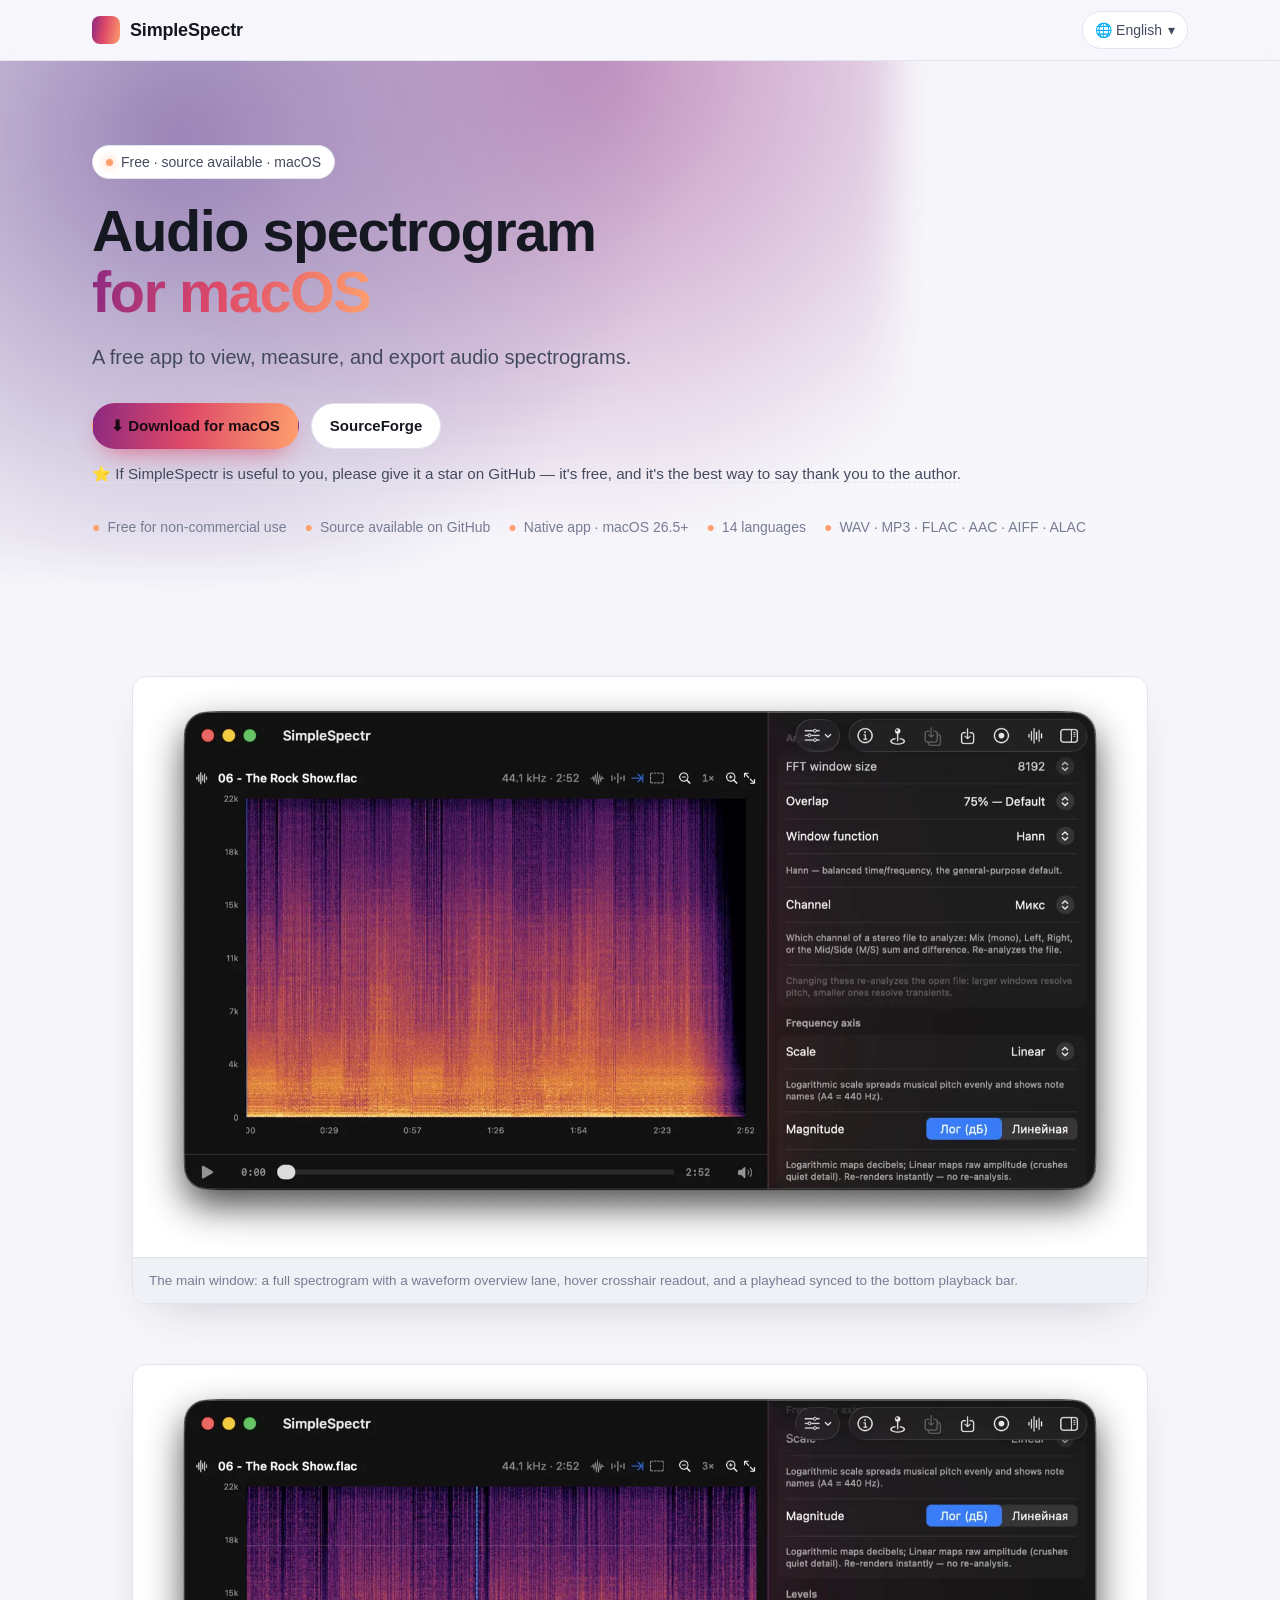
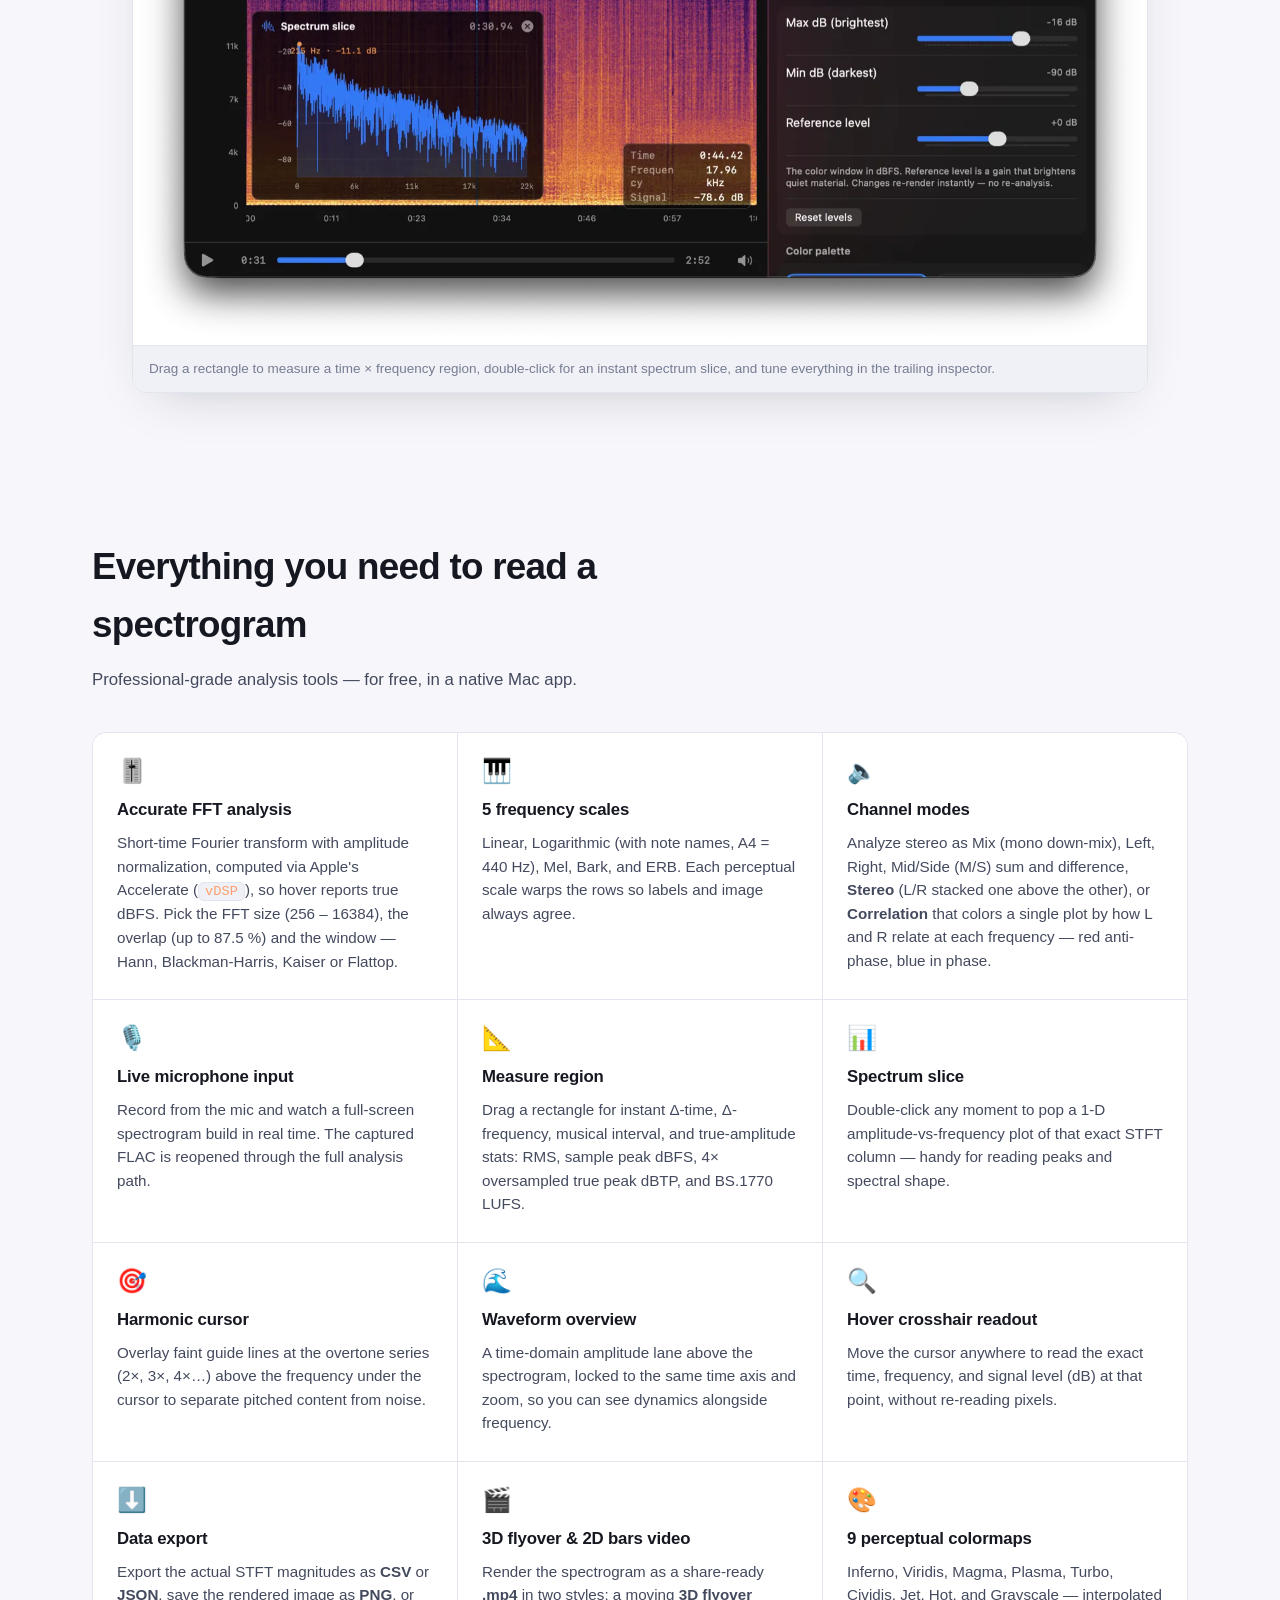
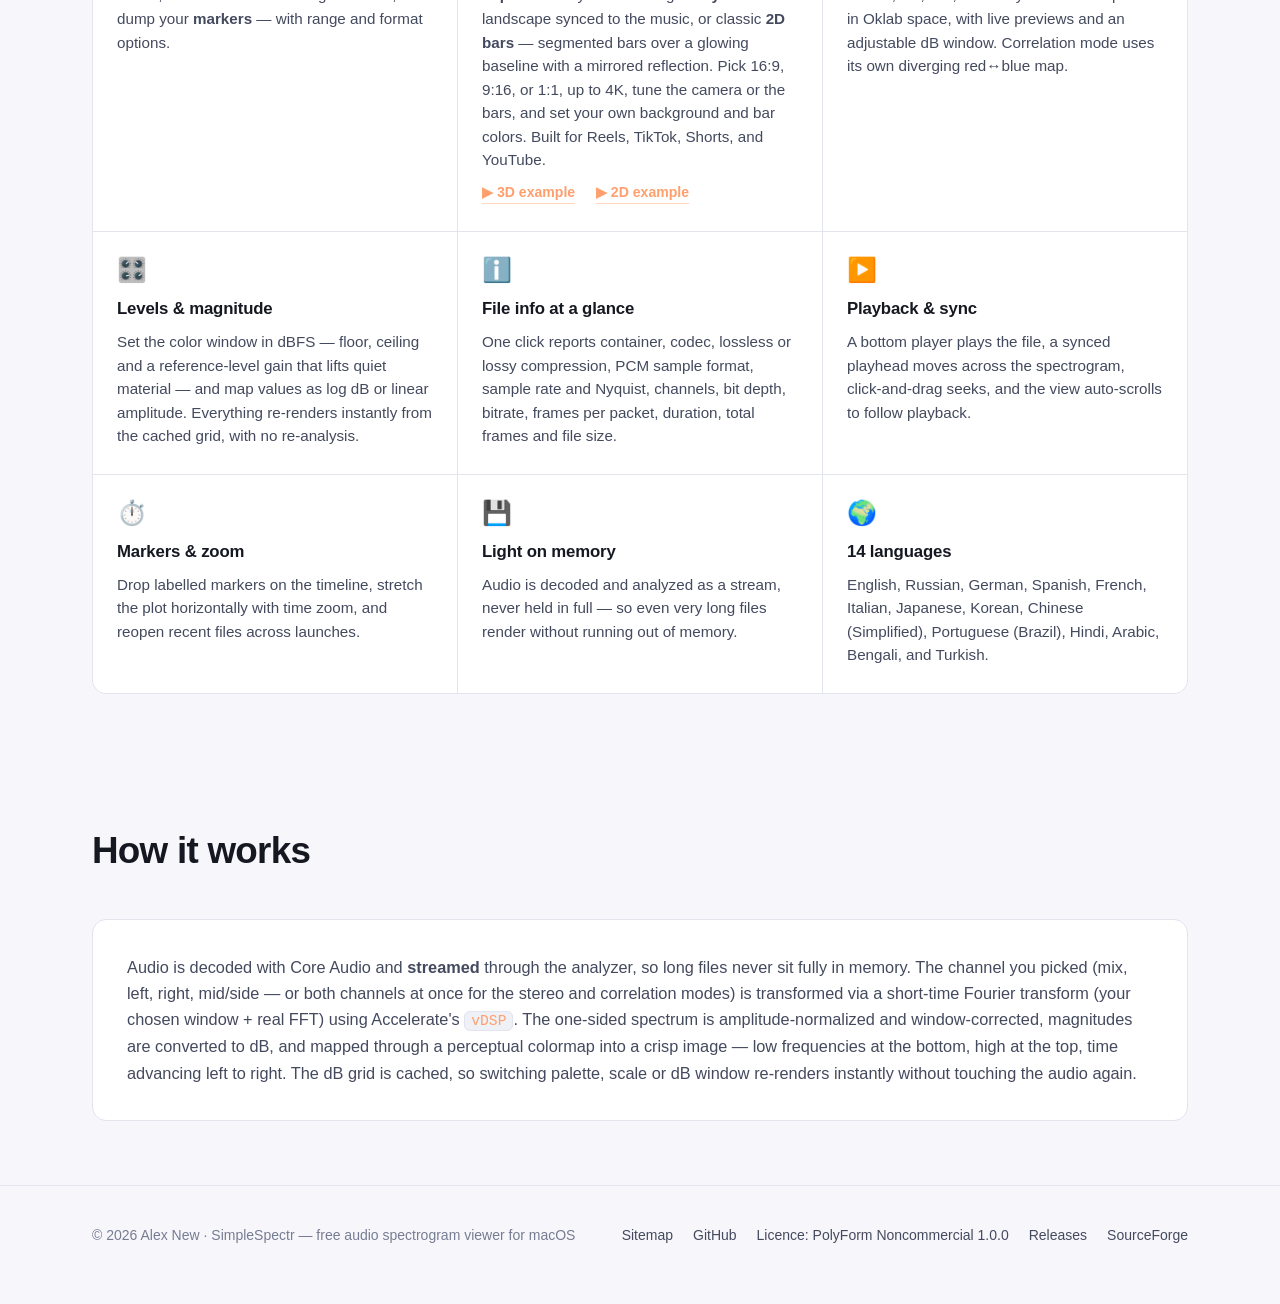
<file: web/index.html>
<!DOCTYPE html>
<html lang="en">
<head>
  <meta charset="utf-8">
  <meta name="viewport" content="width=device-width, initial-scale=1">
  <title>SimpleSpectr — Free audio spectrogram viewer for macOS</title>
  <meta name="description" content="Free audio spectrogram viewer for macOS, source available on GitHub. Real-time FFT analysis, 5 frequency scales, stereo/correlation channel modes, 3D flyover and 2D bar video export, live microphone input, CSV/JSON export, 14 languages. Download for Mac.">
  <meta name="keywords" content="audio spectrogram viewer, free spectrogram analyzer, macOS spectrogram app, spectrum analyzer mac, FFT analyzer, STFT visualizer, audio frequency analysis, source available spectrogram, sonogram, spectrogram software">
  <meta name="author" content="Alex New">
  <meta name="theme-color" content="#0c0d12">
  <meta name="robots" content="index, follow, max-image-preview:large, max-snippet:-1, max-video-preview:-1">
  <link rel="canonical" href="https://simplespectr.alexnew.ru/">

  <!-- Open Graph -->
  <meta property="og:type" content="website">
  <meta property="og:site_name" content="SimpleSpectr">
  <meta property="og:title" content="SimpleSpectr — Free audio spectrogram viewer for macOS">
  <meta property="og:description" content="A free macOS app that turns any audio file into a beautiful, measurable spectrogram. FFT analysis, live microphone, 14 languages.">
  <meta property="og:url" content="https://simplespectr.alexnew.ru/">
  <meta property="og:locale" content="en">
  <meta property="og:image" content="https://simplespectr.alexnew.ru/img/og-image.webp">
  <meta property="og:image:width" content="1200">
  <meta property="og:image:height" content="630">

  <!-- Twitter -->
  <meta name="twitter:card" content="summary_large_image">
  <meta name="twitter:title" content="SimpleSpectr — Free audio spectrogram viewer for macOS">
  <meta name="twitter:description" content="A free macOS app that turns any audio file into a beautiful, measurable spectrogram.">
  <meta name="twitter:image" content="https://simplespectr.alexnew.ru/img/og-image.webp">

  <!-- hreflang alternates -->
  <link rel="alternate" hreflang="en" href="https://simplespectr.alexnew.ru/">
  <link rel="alternate" hreflang="ru" href="https://simplespectr.alexnew.ru/ru/">
  <link rel="alternate" hreflang="de" href="https://simplespectr.alexnew.ru/de/">
  <link rel="alternate" hreflang="es" href="https://simplespectr.alexnew.ru/es/">
  <link rel="alternate" hreflang="fr" href="https://simplespectr.alexnew.ru/fr/">
  <link rel="alternate" hreflang="it" href="https://simplespectr.alexnew.ru/it/">
  <link rel="alternate" hreflang="ja" href="https://simplespectr.alexnew.ru/ja/">
  <link rel="alternate" hreflang="ko" href="https://simplespectr.alexnew.ru/ko/">
  <link rel="alternate" hreflang="zh-Hans" href="https://simplespectr.alexnew.ru/zh-Hans/">
  <link rel="alternate" hreflang="pt-BR" href="https://simplespectr.alexnew.ru/pt-BR/">
  <link rel="alternate" hreflang="hi" href="https://simplespectr.alexnew.ru/hi/">
  <link rel="alternate" hreflang="ar" href="https://simplespectr.alexnew.ru/ar/">
  <link rel="alternate" hreflang="bn" href="https://simplespectr.alexnew.ru/bn/">
  <link rel="alternate" hreflang="tr" href="https://simplespectr.alexnew.ru/tr/">
  <link rel="alternate" hreflang="x-default" href="https://simplespectr.alexnew.ru/">

  <link rel="icon" type="image/png" sizes="32x32" href="/img/favicon-32.png">
  <link rel="icon" type="image/png" sizes="16x16" href="/img/favicon-16.png">
  <link rel="apple-touch-icon" href="/img/apple-touch-icon.png">
  <link rel="stylesheet" href="assets/style.css">

  <!-- Structured data: SoftwareApplication -->
  <script type="application/ld+json">
  {
    "@context": "https://schema.org",
    "@type": "SoftwareApplication",
    "name": "SimpleSpectr",
    "operatingSystem": "macOS 26.5+",
    "applicationCategory": "MultimediaApplication",
    "description": "A free audio spectrogram viewer for macOS, free for non-commercial use under the PolyForm Noncommercial licence. Real-time FFT analysis, multiple frequency scales, stereo and correlation channel modes, 3D flyover and 2D bar video export, live microphone input, and data export in CSV/JSON/PNG.",
    "url": "https://simplespectr.alexnew.ru/",
    "downloadUrl": "https://github.com/alexex1993/SimpleSpectr/releases",
    "screenshot": "https://simplespectr.alexnew.ru/img/screenshot-1.webp",
    "inLanguage": ["en","ru","de","es","fr","it","ja","ko","zh-Hans","pt-BR","hi","ar","bn","tr"],
    "author": { "@type": "Person", "name": "Alex New", "url": "https://github.com/alexex1993" },
    "softwareVersion": "2.5.8",
    "license": "https://github.com/alexex1993/SimpleSpectr/blob/main/LICENSE",
    "sameAs": [
      "https://github.com/alexex1993/SimpleSpectr",
      "https://sourceforge.net/projects/simplespectr/"
    ],
    "offers": { "@type": "Offer", "price": "0", "priceCurrency": "USD" }
  }
  </script>

  <!-- Structured data: WebSite — declares the site name shown in Google results -->
  <script type="application/ld+json">
  {
    "@context": "https://schema.org",
    "@type": "WebSite",
    "name": "SimpleSpectr",
    "url": "https://simplespectr.alexnew.ru/",
    "inLanguage": "en",
    "publisher": {
      "@type": "Person",
      "name": "Alex New",
      "url": "https://github.com/alexex1993",
      "sameAs": [
        "https://github.com/alexex1993",
        "https://github.com/alexex1993/SimpleSpectr",
        "https://sourceforge.net/projects/simplespectr/"
      ]
    }
  }
  </script>
</head>
<body>

<div class="lang-banner" id="lang-banner" role="region" aria-label="Language suggestion">
  <span id="lang-banner-text">This page is also available in your language.</span>
  <a id="lang-banner-link" href="#">Switch</a>
  <button id="lang-banner-dismiss" type="button" aria-label="Dismiss">Stay in English</button>
</div>

<header class="site-header">
  <div class="container">
    <a class="brand" href="/" aria-label="SimpleSpectr home">
      <span class="brand-mark" aria-hidden="true"></span>
      <span>SimpleSpectr</span>
    </a>
    <div class="header-actions">
      <details class="lang-switch">
        <summary>🌐 English <span aria-hidden="true">▾</span></summary>
        <div class="menu">
          <a class="current" href="/" lang="en">English</a>
          <a href="ru/" lang="ru" hreflang="ru">Русский</a>
          <a href="de/" lang="de" hreflang="de">Deutsch</a>
          <a href="es/" lang="es" hreflang="es">Español</a>
          <a href="fr/" lang="fr" hreflang="fr">Français</a>
          <a href="it/" lang="it" hreflang="it">Italiano</a>
          <a href="ja/" lang="ja" hreflang="ja">日本語</a>
          <a href="ko/" lang="ko" hreflang="ko">한국어</a>
          <a href="zh-Hans/" lang="zh-Hans" hreflang="zh-Hans">简体中文</a>
          <a href="pt-BR/" lang="pt-BR" hreflang="pt-BR">Português (BR)</a>
          <a href="hi/" lang="hi" hreflang="hi">हिन्दी</a>
          <a href="ar/" lang="ar" hreflang="ar" dir="rtl">العربية</a>
          <a href="bn/" lang="bn" hreflang="bn">বাংলা</a>
          <a href="tr/" lang="tr" hreflang="tr">Türkçe</a>
        </div>
      </details>
    </div>
  </div>
</header>

<main>
  <!-- Hero -->
  <section class="hero">
    <div class="container">
      <span class="eyebrow"><span class="dot"></span> Free · source available · macOS</span>
      <h1>Audio spectrogram <span class="grad">for macOS</span></h1>
      <p class="lead">A free app to view, measure, and export audio spectrograms.</p>
      <div class="hero-cta">
        <a class="btn btn-primary js-download" href="https://github.com/alexex1993/SimpleSpectr/releases" target="_blank" rel="noopener">⬇ Download for macOS</a>
        <a class="btn btn-ghost" href="https://sourceforge.net/projects/simplespectr/">SourceForge</a>
      </div>
      <p class="hero-star-note"><a href="https://github.com/alexex1993/SimpleSpectr" target="_blank" rel="noopener">⭐ If SimpleSpectr is useful to you, please give it a star on GitHub — it's free, and it's the best way to say thank you to the author.</a></p>
      <div class="hero-badges">
        <span><span class="pip">●</span> Free for non-commercial use</span>
        <span><span class="pip">●</span> Source available on GitHub</span>
        <span><span class="pip">●</span> Native app · macOS 26.5+</span>
        <span><span class="pip">●</span> 14 languages</span>
        <span><span class="pip">●</span> WAV · MP3 · FLAC · AAC · AIFF · ALAC</span>
      </div>
    </div>
  </section>

  <!-- Screenshots -->
  <section aria-label="Screenshots">
    <div class="container">
      <div class="shots">
        <figure class="shot">
          <picture>
            <source type="image/webp" srcset="img/screenshot-1.webp">
            <img src="img/screenshot-1.png" alt="SimpleSpectr main window showing a colorful audio spectrogram with frequency axis on the left, time axis along the bottom, a waveform overview lane, and a synchronized playhead during playback." loading="eager" width="1600" height="915">
          </picture>
          <figcaption>The main window: a full spectrogram with a waveform overview lane, hover crosshair readout, and a playhead synced to the bottom playback bar.</figcaption>
        </figure>
        <figure class="shot">
          <picture>
            <source type="image/webp" srcset="img/screenshot-2.webp">
            <img src="img/screenshot-2.png" alt="SimpleSpectr with the measurement region selected, the spectrum slice panel open, and the settings inspector showing frequency scale, magnitude, and color window controls." loading="lazy" width="1600" height="915">
          </picture>
          <figcaption>Drag a rectangle to measure a time × frequency region, double-click for an instant spectrum slice, and tune everything in the trailing inspector.</figcaption>
        </figure>
      </div>
    </div>
  </section>

  <!-- Features -->
  <section id="features" aria-label="Features">
    <div class="container">
      <div class="section-head">
        <h2>Everything you need to read a spectrogram</h2>
        <p>Professional-grade analysis tools — for free, in a native Mac app.</p>
      </div>
      <div class="features">
        <div class="feature">
          <div class="ico" aria-hidden="true">🎚️</div>
          <h3>Accurate FFT analysis</h3>
          <p>Short-time Fourier transform with amplitude normalization, computed via Apple's Accelerate (<span class="inline-code">vDSP</span>), so hover reports true dBFS. Pick the FFT size (256 – 16384), the overlap (up to 87.5 %) and the window — Hann, Blackman-Harris, Kaiser or Flattop.</p>
        </div>
        <div class="feature">
          <div class="ico" aria-hidden="true">🎹</div>
          <h3>5 frequency scales</h3>
          <p>Linear, Logarithmic (with note names, A4 = 440 Hz), Mel, Bark, and ERB. Each perceptual scale warps the rows so labels and image always agree.</p>
        </div>
        <div class="feature">
          <div class="ico" aria-hidden="true">🔈</div>
          <h3>Channel modes</h3>
          <p>Analyze stereo as Mix (mono down-mix), Left, Right, Mid/Side (M/S) sum and difference, <strong>Stereo</strong> (L/R stacked one above the other), or <strong>Correlation</strong> that colors a single plot by how L and R relate at each frequency — red anti-phase, blue in phase.</p>
        </div>
        <div class="feature">
          <div class="ico" aria-hidden="true">🎙️</div>
          <h3>Live microphone input</h3>
          <p>Record from the mic and watch a full-screen spectrogram build in real time. The captured FLAC is reopened through the full analysis path.</p>
        </div>
        <div class="feature">
          <div class="ico" aria-hidden="true">📐</div>
          <h3>Measure region</h3>
          <p>Drag a rectangle for instant Δ-time, Δ-frequency, musical interval, and true-amplitude stats: RMS, sample peak dBFS, 4× oversampled true peak dBTP, and BS.1770 LUFS.</p>
        </div>
        <div class="feature">
          <div class="ico" aria-hidden="true">📊</div>
          <h3>Spectrum slice</h3>
          <p>Double-click any moment to pop a 1-D amplitude-vs-frequency plot of that exact STFT column — handy for reading peaks and spectral shape.</p>
        </div>
        <div class="feature">
          <div class="ico" aria-hidden="true">🎯</div>
          <h3>Harmonic cursor</h3>
          <p>Overlay faint guide lines at the overtone series (2×, 3×, 4×…) above the frequency under the cursor to separate pitched content from noise.</p>
        </div>
        <div class="feature">
          <div class="ico" aria-hidden="true">🌊</div>
          <h3>Waveform overview</h3>
          <p>A time-domain amplitude lane above the spectrogram, locked to the same time axis and zoom, so you can see dynamics alongside frequency.</p>
        </div>
        <div class="feature">
          <div class="ico" aria-hidden="true">🔍</div>
          <h3>Hover crosshair readout</h3>
          <p>Move the cursor anywhere to read the exact time, frequency, and signal level (dB) at that point, without re-reading pixels.</p>
        </div>
        <div class="feature">
          <div class="ico" aria-hidden="true">⬇️</div>
          <h3>Data export</h3>
          <p>Export the actual STFT magnitudes as <strong>CSV</strong> or <strong>JSON</strong>, save the rendered image as <strong>PNG</strong>, or dump your <strong>markers</strong> — with range and format options.</p>
        </div>
        <div class="feature">
          <div class="ico" aria-hidden="true">🎬</div>
          <h3>3D flyover &amp; 2D bars video</h3>
          <p>Render the spectrogram as a share-ready <strong>.mp4</strong> in two styles: a moving <strong>3D flyover</strong> landscape synced to the music, or classic <strong>2D bars</strong> — segmented bars over a glowing baseline with a mirrored reflection. Pick 16:9, 9:16, or 1:1, up to 4K, tune the camera or the bars, and set your own background and bar colors. Built for Reels, TikTok, Shorts, and YouTube.</p>
          <a class="video-link" href="https://www.youtube.com/shorts/2R7Y4tpET7c" target="_blank" rel="noopener">▶ 3D example</a>
          <a class="video-link" href="https://www.youtube.com/shorts/9IhbY1iPCmg" target="_blank" rel="noopener">▶ 2D example</a>
        </div>
        <div class="feature">
          <div class="ico" aria-hidden="true">🎨</div>
          <h3>9 perceptual colormaps</h3>
          <p>Inferno, Viridis, Magma, Plasma, Turbo, Cividis, Jet, Hot, and Grayscale — interpolated in Oklab space, with live previews and an adjustable dB window. Correlation mode uses its own diverging red↔blue map.</p>
        </div>
        <div class="feature">
          <div class="ico" aria-hidden="true">🎛️</div>
          <h3>Levels &amp; magnitude</h3>
          <p>Set the color window in dBFS — floor, ceiling and a reference-level gain that lifts quiet material — and map values as log dB or linear amplitude. Everything re-renders instantly from the cached grid, with no re-analysis.</p>
        </div>
        <div class="feature">
          <div class="ico" aria-hidden="true">ℹ️</div>
          <h3>File info at a glance</h3>
          <p>One click reports container, codec, lossless or lossy compression, PCM sample format, sample rate and Nyquist, channels, bit depth, bitrate, frames per packet, duration, total frames and file size.</p>
        </div>
        <div class="feature">
          <div class="ico" aria-hidden="true">▶️</div>
          <h3>Playback &amp; sync</h3>
          <p>A bottom player plays the file, a synced playhead moves across the spectrogram, click-and-drag seeks, and the view auto-scrolls to follow playback.</p>
        </div>
        <div class="feature">
          <div class="ico" aria-hidden="true">⏱️</div>
          <h3>Markers &amp; zoom</h3>
          <p>Drop labelled markers on the timeline, stretch the plot horizontally with time zoom, and reopen recent files across launches.</p>
        </div>
        <div class="feature">
          <div class="ico" aria-hidden="true">💾</div>
          <h3>Light on memory</h3>
          <p>Audio is decoded and analyzed as a stream, never held in full — so even very long files render without running out of memory.</p>
        </div>
        <div class="feature">
          <div class="ico" aria-hidden="true">🌍</div>
          <h3>14 languages</h3>
          <p>English, Russian, German, Spanish, French, Italian, Japanese, Korean, Chinese (Simplified), Portuguese (Brazil), Hindi, Arabic, Bengali, and Turkish.</p>
        </div>
      </div>
    </div>
  </section>

  <!-- How it works -->
  <section aria-label="How it works">
    <div class="container">
      <div class="section-head">
        <h2>How it works</h2>
      </div>
      <div class="howto">
        <p>Audio is decoded with Core Audio and <strong>streamed</strong> through the analyzer, so long files never sit fully in memory. The channel you picked (mix, left, right, mid/side — or both channels at once for the stereo and correlation modes) is transformed via a short-time Fourier transform (your chosen window + real FFT) using Accelerate's <span class="inline-code">vDSP</span>. The one-sided spectrum is amplitude-normalized and window-corrected, magnitudes are converted to dB, and mapped through a perceptual colormap into a crisp image — low frequencies at the bottom, high at the top, time advancing left to right. The dB grid is cached, so switching palette, scale or dB window re-renders instantly without touching the audio again.</p>
      </div>
    </div>
  </section>

  <!-- Final CTA -->
</main>

<footer class="site-footer">
  <div class="container">
    <div>© <span id="year">2026</span> Alex New · SimpleSpectr — free audio spectrogram viewer for macOS</div>
    <div class="footer-links">
      <a href="sitemap.xml">Sitemap</a>
      <a href="https://github.com/alexex1993/SimpleSpectr">GitHub</a>
      <a href="https://github.com/alexex1993/SimpleSpectr/blob/main/LICENSE">Licence: PolyForm Noncommercial 1.0.0</a>
      <a href="https://github.com/alexex1993/SimpleSpectr/releases">Releases</a>
      <a href="https://sourceforge.net/projects/simplespectr/">SourceForge</a>
    </div>
  </div>
</footer>


<script>document.getElementById("year").textContent = new Date().getFullYear();</script>
<script src="assets/lang.js" defer></script>
</body>
</html>
</file>
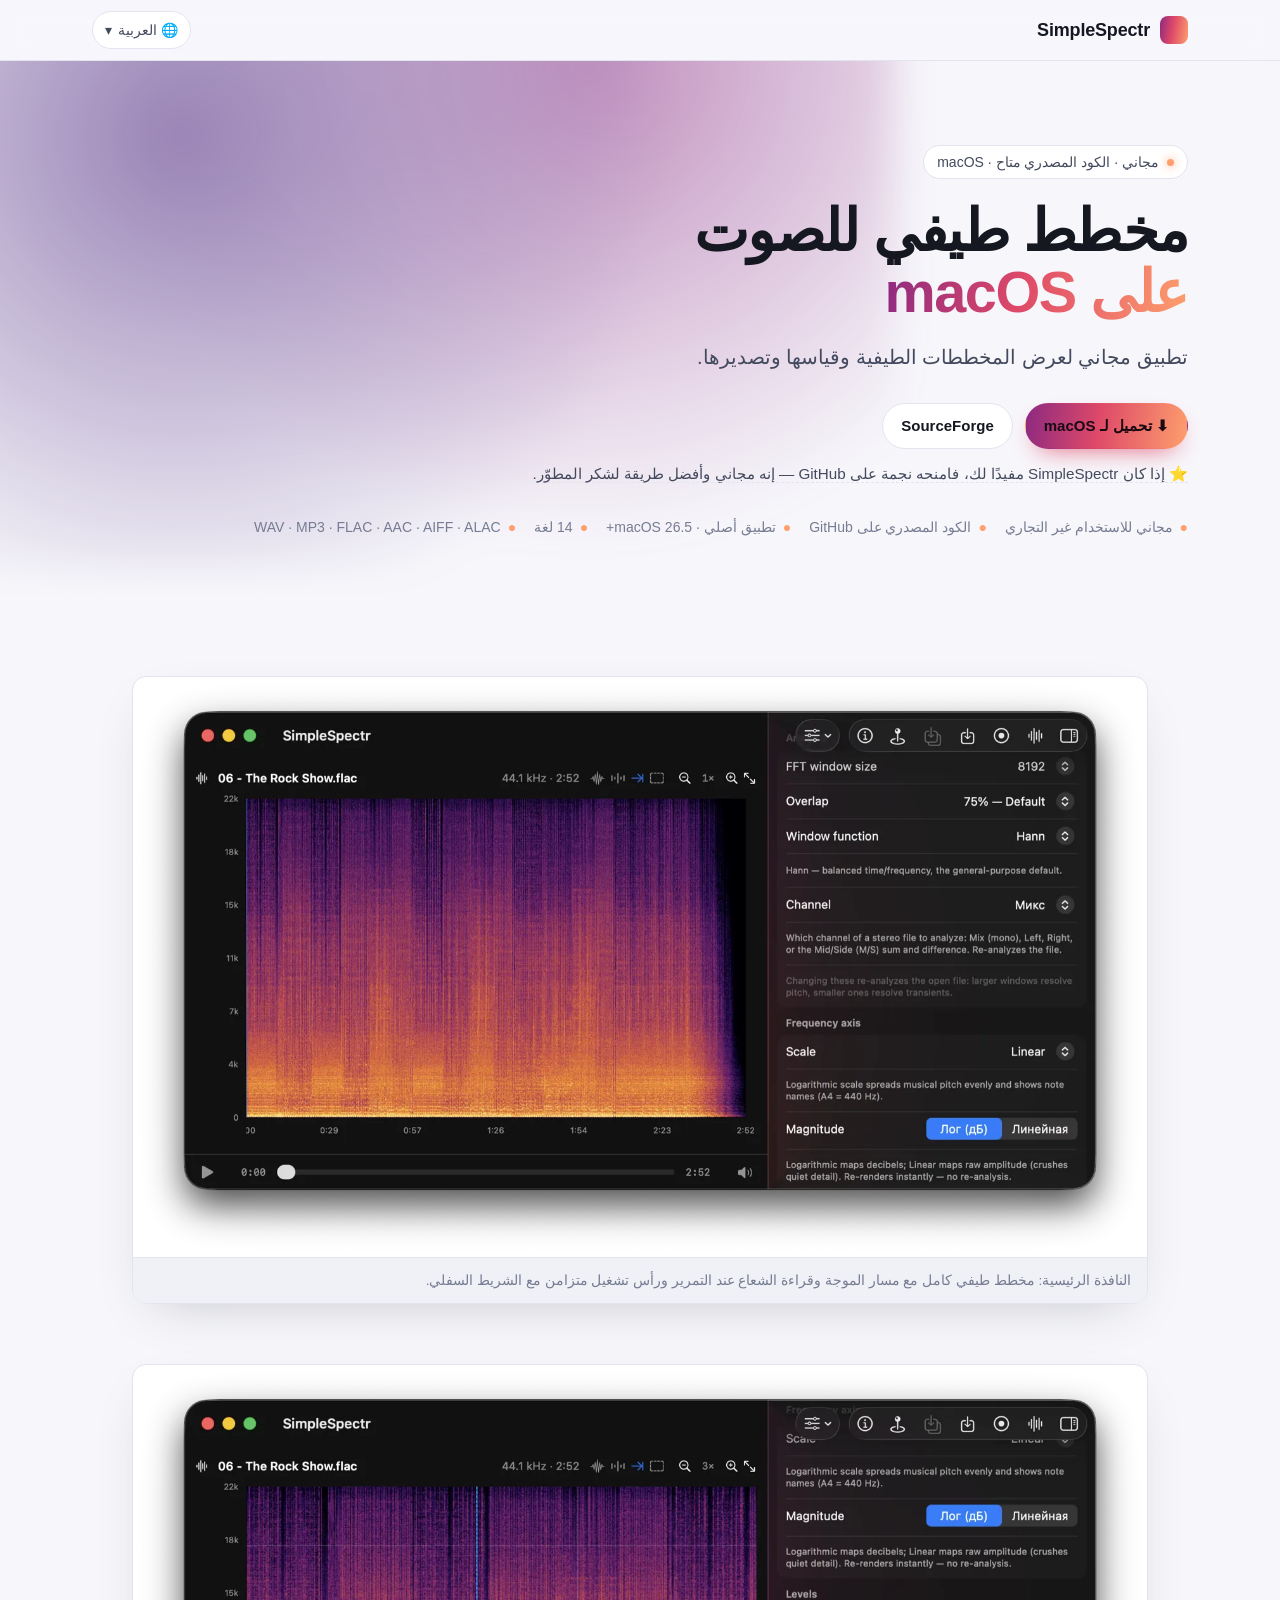
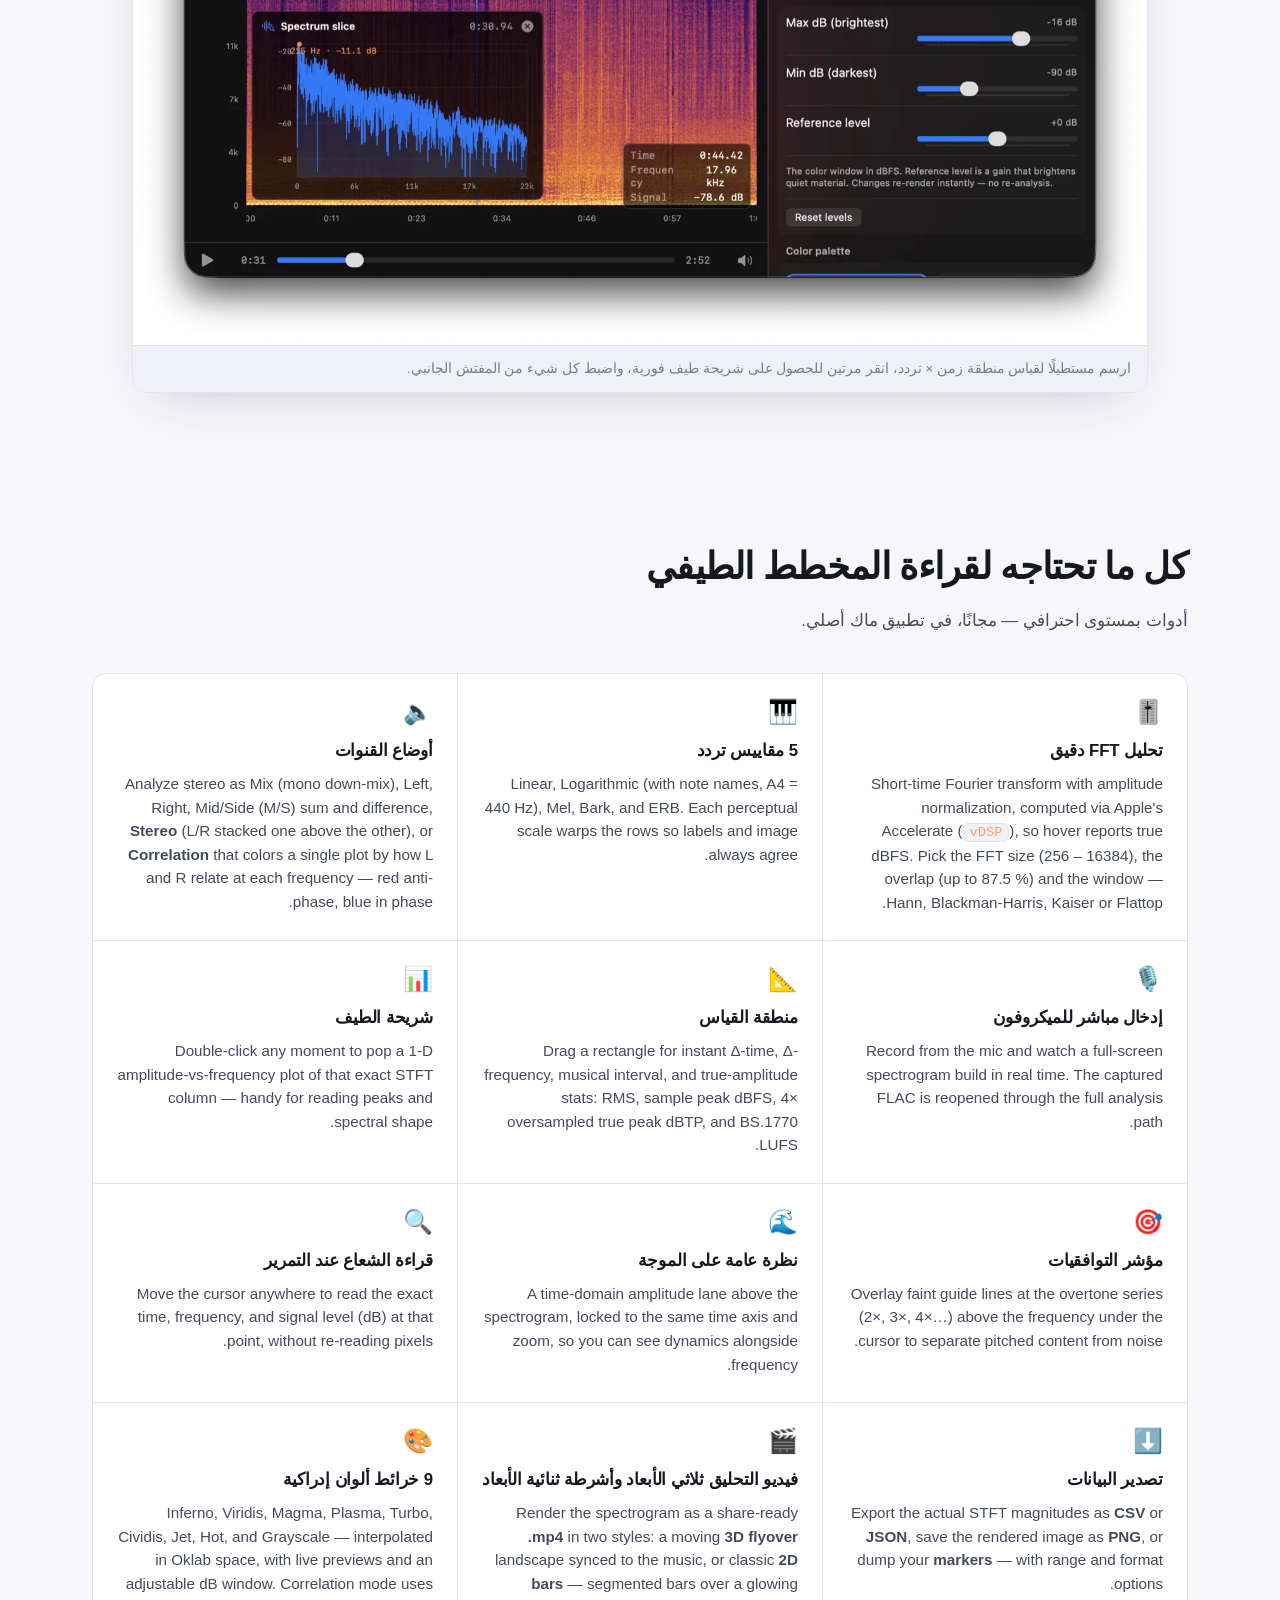
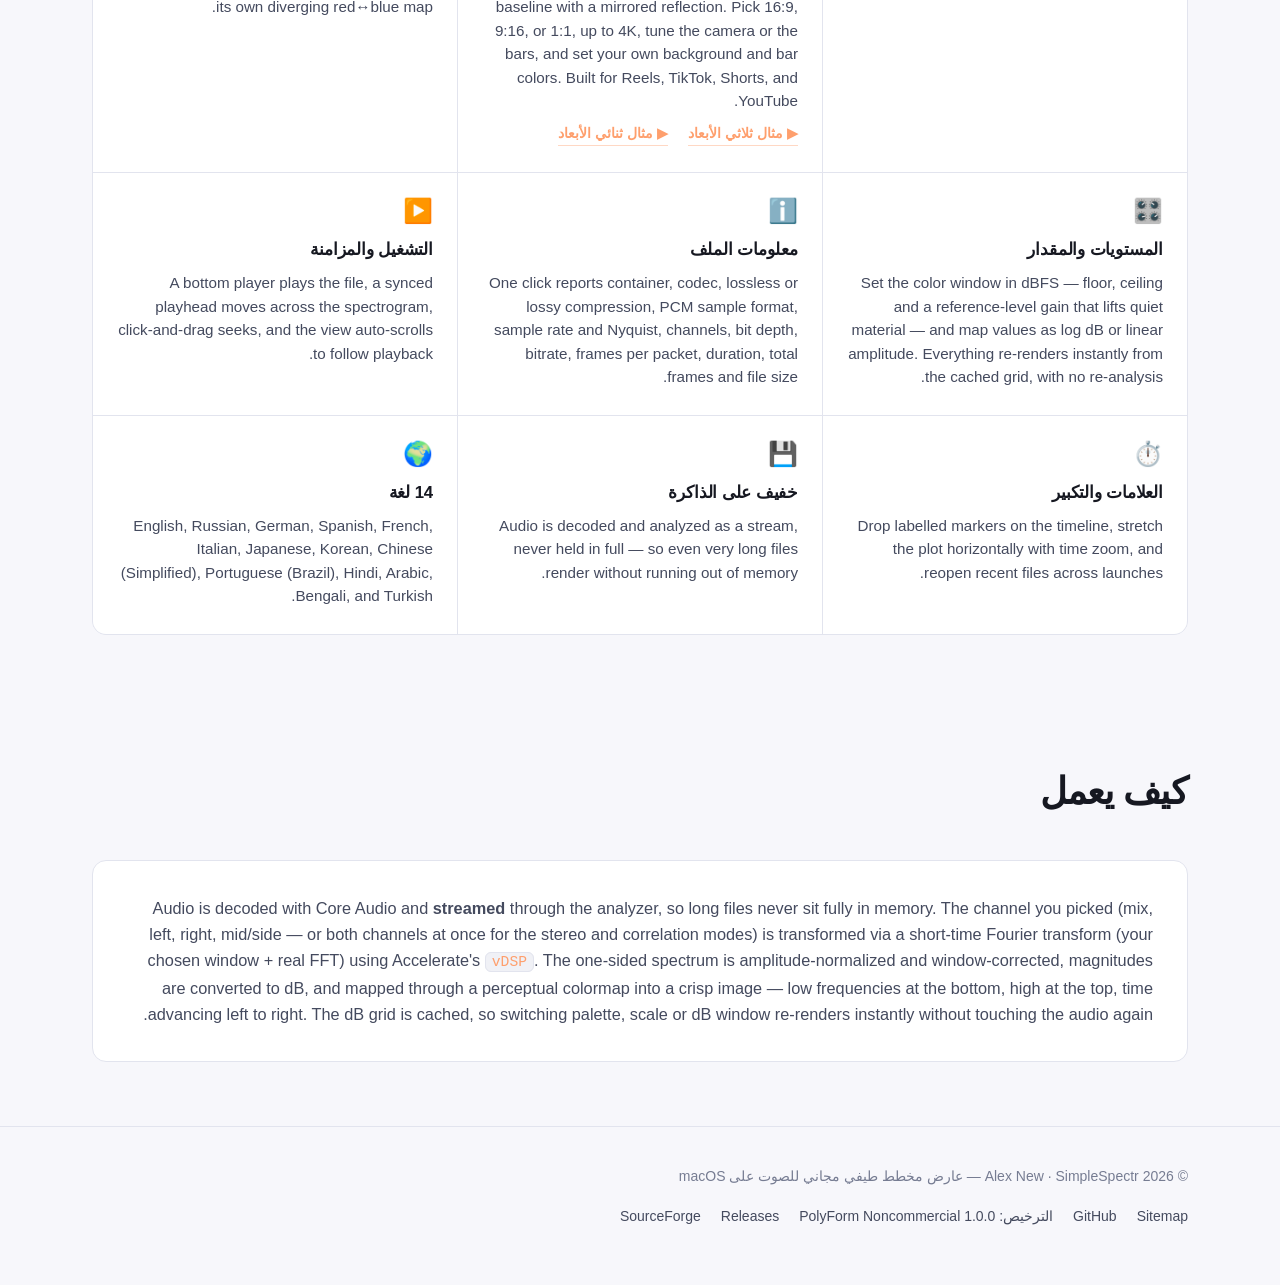
<file: web/ar/index.html>
<!DOCTYPE html>
<html lang="ar" dir="rtl">
<head>
  <meta charset="utf-8">
  <meta name="viewport" content="width=device-width, initial-scale=1">
  <title>SimpleSpectr — عارض مخطط طيفي مجاني للصوت على macOS</title>
  <meta name="description" content="عارض مخطط طيفي مجاني للصوت على macOS، والكود المصدري متاح على GitHub. تحليل FFT لحظي، 5 مقاييس تردد، أوضاع القنوات، إدخال مباشر للميكروفون، تصدير CSV/JSON، 14 لغة. تحميل للماك.">
  <meta name="keywords" content="عارض مخطط طيفي للصوت, مخطط طيفي مجاني, مخطط طيفي macOS, محلل طيف mac, محلل FFT, تصور STFT, تحليل التردد الصوتي, سونوغرام, برنامج مخطط طيفي">
  <meta name="author" content="Alex New">
  <meta name="theme-color" content="#0c0d12">
  <meta name="robots" content="index, follow, max-image-preview:large, max-snippet:-1, max-video-preview:-1">
  <link rel="canonical" href="https://simplespectr.alexnew.ru/ar/">

  <meta property="og:type" content="website">
  <meta property="og:site_name" content="SimpleSpectr">
  <meta property="og:title" content="SimpleSpectr — عارض مخطط طيفي مجاني للصوت على macOS">
  <meta property="og:description" content="تطبيق macOS مجاني يحوّل أي ملف صوتي إلى مخطط طيفي جميل وقابل للقياس. تحليل FFT، ميكروفون مباشر، 14 لغة.">
  <meta property="og:url" content="https://simplespectr.alexnew.ru/ar/">
  <meta property="og:locale" content="ar">
  <meta property="og:image" content="https://simplespectr.alexnew.ru/img/og-image.webp">
  <meta property="og:image:width" content="1200">
  <meta property="og:image:height" content="630">

  <meta name="twitter:card" content="summary_large_image">
  <meta name="twitter:title" content="SimpleSpectr — عارض مخطط طيفي مجاني للصوت على macOS">
  <meta name="twitter:description" content="تطبيق macOS مجاني يحوّل أي ملف صوتي إلى مخطط طيفي جميل وقابل للقياس. تحليل FFT، ميكروفون مباشر، 14 لغة.">
  <meta name="twitter:image" content="https://simplespectr.alexnew.ru/img/og-image.webp">

  <link rel="alternate" hreflang="en" href="https://simplespectr.alexnew.ru/">
  <link rel="alternate" hreflang="ru" href="https://simplespectr.alexnew.ru/ru/">
  <link rel="alternate" hreflang="de" href="https://simplespectr.alexnew.ru/de/">
  <link rel="alternate" hreflang="es" href="https://simplespectr.alexnew.ru/es/">
  <link rel="alternate" hreflang="fr" href="https://simplespectr.alexnew.ru/fr/">
  <link rel="alternate" hreflang="it" href="https://simplespectr.alexnew.ru/it/">
  <link rel="alternate" hreflang="ja" href="https://simplespectr.alexnew.ru/ja/">
  <link rel="alternate" hreflang="ko" href="https://simplespectr.alexnew.ru/ko/">
  <link rel="alternate" hreflang="zh-Hans" href="https://simplespectr.alexnew.ru/zh-Hans/">
  <link rel="alternate" hreflang="pt-BR" href="https://simplespectr.alexnew.ru/pt-BR/">
  <link rel="alternate" hreflang="hi" href="https://simplespectr.alexnew.ru/hi/">
  <link rel="alternate" hreflang="ar" href="https://simplespectr.alexnew.ru/ar/">
  <link rel="alternate" hreflang="bn" href="https://simplespectr.alexnew.ru/bn/">
  <link rel="alternate" hreflang="tr" href="https://simplespectr.alexnew.ru/tr/">
  <link rel="alternate" hreflang="x-default" href="https://simplespectr.alexnew.ru/">

  <link rel="icon" type="image/png" sizes="32x32" href="/img/favicon-32.png">
  <link rel="icon" type="image/png" sizes="16x16" href="/img/favicon-16.png">
  <link rel="apple-touch-icon" href="/img/apple-touch-icon.png">
  <link rel="stylesheet" href="../assets/style.css">

  <script type="application/ld+json">
  {
    "@context": "https://schema.org",
    "@type": "SoftwareApplication",
    "name": "SimpleSpectr",
    "operatingSystem": "macOS 26.5+",
    "applicationCategory": "MultimediaApplication",
    "description": "عارض مخطط طيفي مجاني للصوت على macOS، والكود المصدري متاح على GitHub. تحليل FFT لحظي، مقاييس تردد متعددة، إدخال مباشر للميكروفون وتصدير البيانات بصيغ CSV/JSON/PNG.",
    "url": "https://simplespectr.alexnew.ru/ar/",
    "downloadUrl": "https://github.com/alexex1993/SimpleSpectr/releases",
    "screenshot": "https://simplespectr.alexnew.ru/img/screenshot-1.webp",
    "inLanguage": ["ar","en","ru","de","es","fr","it","ja","ko","zh-Hans","pt-BR","hi","ar","bn","tr"],
    "author": { "@type": "Person", "name": "Alex New", "url": "https://github.com/alexex1993" },
    "softwareVersion": "2.5.8",
    "license": "https://github.com/alexex1993/SimpleSpectr/blob/main/LICENSE",
    "sameAs": [
      "https://github.com/alexex1993/SimpleSpectr",
      "https://sourceforge.net/projects/simplespectr/"
    ],
    "offers": { "@type": "Offer", "price": "0", "priceCurrency": "USD" }
  }
  </script>

  <!-- Structured data: WebSite — declares the site name shown in Google results -->
  <script type="application/ld+json">
  {
    "@context": "https://schema.org",
    "@type": "WebSite",
    "name": "SimpleSpectr",
    "url": "https://simplespectr.alexnew.ru/",
    "inLanguage": "ar",
    "publisher": {
      "@type": "Person",
      "name": "Alex New",
      "url": "https://github.com/alexex1993",
      "sameAs": [
        "https://github.com/alexex1993",
        "https://github.com/alexex1993/SimpleSpectr",
        "https://sourceforge.net/projects/simplespectr/"
      ]
    }
  }
  </script>
</head>
<body>

<header class="site-header">
  <div class="container">
    <a class="brand" href="../" aria-label="SimpleSpectr">
      <span class="brand-mark" aria-hidden="true"></span>
      <span>SimpleSpectr</span>
    </a>
    <div class="header-actions">
      <details class="lang-switch">
        <summary>🌐 العربية <span aria-hidden="true">▾</span></summary>
        <div class="menu">
          <a href="../" lang="en" hreflang="en">English</a>
          <a href="../ru/" lang="ru" hreflang="ru">Русский</a>
          <a href="../de/" lang="de" hreflang="de">Deutsch</a>
          <a href="../es/" lang="es" hreflang="es">Español</a>
          <a href="../fr/" lang="fr" hreflang="fr">Français</a>
          <a href="../it/" lang="it" hreflang="it">Italiano</a>
          <a href="../ja/" lang="ja" hreflang="ja">日本語</a>
          <a href="../ko/" lang="ko" hreflang="ko">한국어</a>
          <a href="../zh-Hans/" lang="zh-Hans" hreflang="zh-Hans">简体中文</a>
          <a href="../pt-BR/" lang="pt-BR" hreflang="pt-BR">Português (BR)</a>
          <a href="../hi/" lang="hi" hreflang="hi">हिन्दी</a>
          <a class="current" href="../ar/" lang="ar" hreflang="ar" dir="rtl">العربية</a>
          <a href="../bn/" lang="bn" hreflang="bn">বাংলা</a>
          <a href="../tr/" lang="tr" hreflang="tr">Türkçe</a>
        </div>
      </details>
    </div>
  </div>
</header>

<main>
  <section class="hero">
    <div class="container">
      <span class="eyebrow"><span class="dot"></span> مجاني · الكود المصدري متاح · macOS</span>
      <h1>مخطط طيفي للصوت <span class="grad">على macOS</span></h1>
      <p class="lead">تطبيق مجاني لعرض المخططات الطيفية وقياسها وتصديرها.</p>
      <div class="hero-cta">
        <a class="btn btn-primary js-download" href="https://github.com/alexex1993/SimpleSpectr/releases" target="_blank" rel="noopener">⬇ تحميل لـ macOS</a>
        <a class="btn btn-ghost" href="https://sourceforge.net/projects/simplespectr/">SourceForge</a>
      </div>
      <p class="hero-star-note"><a href="https://github.com/alexex1993/SimpleSpectr" target="_blank" rel="noopener">⭐ إذا كان SimpleSpectr مفيدًا لك، فامنحه نجمة على GitHub — إنه مجاني وأفضل طريقة لشكر المطوّر.</a></p>
      <div class="hero-badges">
        <span><span class="pip">●</span> مجاني للاستخدام غير التجاري</span>
        <span><span class="pip">●</span> الكود المصدري على GitHub</span>
        <span><span class="pip">●</span> تطبيق أصلي · macOS 26.5+</span>
        <span><span class="pip">●</span> 14 لغة</span>
        <span><span class="pip">●</span> WAV · MP3 · FLAC · AAC · AIFF · ALAC</span>
      </div>
    </div>
  </section>

  <section aria-label="Screenshots">
    <div class="container">
      <div class="shots">
        <figure class="shot">
          <picture>
            <source type="image/webp" srcset="../img/screenshot-1.webp">
            <img src="../img/screenshot-1.png" alt="نافذة SimpleSpectr الرئيسية تعرض مخططًا طيفيًا ملوّنًا للصوت مع محور التردد يسارًا ومحور الزمن أسفل ومسار للموجة ورأس تشغيل متزامن." loading="eager" width="1600" height="915">
          </picture>
          <figcaption>النافذة الرئيسية: مخطط طيفي كامل مع مسار الموجة وقراءة الشعاع عند التمرير ورأس تشغيل متزامن مع الشريط السفلي.</figcaption>
        </figure>
        <figure class="shot">
          <picture>
            <source type="image/webp" srcset="../img/screenshot-2.webp">
            <img src="../img/screenshot-2.png" alt="SimpleSpectr مع منطقة قياس محددة، ولوحة شريحة الطيف مفتوحة، ومفتش الإعدادات ظاهر." loading="lazy" width="1600" height="915">
          </picture>
          <figcaption>ارسم مستطيلًا لقياس منطقة زمن × تردد، انقر مرتين للحصول على شريحة طيف فورية، واضبط كل شيء من المفتش الجانبي.</figcaption>
        </figure>
      </div>
    </div>
  </section>

  <section id="features" aria-label="Features">
    <div class="container">
      <div class="section-head">
        <h2>كل ما تحتاجه لقراءة المخطط الطيفي</h2>
        <p>أدوات بمستوى احترافي — مجانًا، في تطبيق ماك أصلي.</p>
      </div>
      <div class="features">
        <div class="feature">
          <div class="ico" aria-hidden="true">🎚️</div>
          <h3>تحليل FFT دقيق</h3>
          <p>Short-time Fourier transform with amplitude normalization, computed via Apple's Accelerate (<span class="inline-code">vDSP</span>), so hover reports true dBFS. Pick the FFT size (256 – 16384), the overlap (up to 87.5 %) and the window — Hann, Blackman-Harris, Kaiser or Flattop.</p>
        </div>
        <div class="feature">
          <div class="ico" aria-hidden="true">🎹</div>
          <h3>5 مقاييس تردد</h3>
          <p>Linear, Logarithmic (with note names, A4 = 440 Hz), Mel, Bark, and ERB. Each perceptual scale warps the rows so labels and image always agree.</p>
        </div>
        <div class="feature">
          <div class="ico" aria-hidden="true">🔈</div>
          <h3>أوضاع القنوات</h3>
          <p>Analyze stereo as Mix (mono down-mix), Left, Right, Mid/Side (M/S) sum and difference, <strong>Stereo</strong> (L/R stacked one above the other), or <strong>Correlation</strong> that colors a single plot by how L and R relate at each frequency — red anti-phase, blue in phase.</p>
        </div>
        <div class="feature">
          <div class="ico" aria-hidden="true">🎙️</div>
          <h3>إدخال مباشر للميكروفون</h3>
          <p>Record from the mic and watch a full-screen spectrogram build in real time. The captured FLAC is reopened through the full analysis path.</p>
        </div>
        <div class="feature">
          <div class="ico" aria-hidden="true">📐</div>
          <h3>منطقة القياس</h3>
          <p>Drag a rectangle for instant Δ-time, Δ-frequency, musical interval, and true-amplitude stats: RMS, sample peak dBFS, 4× oversampled true peak dBTP, and BS.1770 LUFS.</p>
        </div>
        <div class="feature">
          <div class="ico" aria-hidden="true">📊</div>
          <h3>شريحة الطيف</h3>
          <p>Double-click any moment to pop a 1-D amplitude-vs-frequency plot of that exact STFT column — handy for reading peaks and spectral shape.</p>
        </div>
        <div class="feature">
          <div class="ico" aria-hidden="true">🎯</div>
          <h3>مؤشر التوافقيات</h3>
          <p>Overlay faint guide lines at the overtone series (2×, 3×, 4×…) above the frequency under the cursor to separate pitched content from noise.</p>
        </div>
        <div class="feature">
          <div class="ico" aria-hidden="true">🌊</div>
          <h3>نظرة عامة على الموجة</h3>
          <p>A time-domain amplitude lane above the spectrogram, locked to the same time axis and zoom, so you can see dynamics alongside frequency.</p>
        </div>
        <div class="feature">
          <div class="ico" aria-hidden="true">🔍</div>
          <h3>قراءة الشعاع عند التمرير</h3>
          <p>Move the cursor anywhere to read the exact time, frequency, and signal level (dB) at that point, without re-reading pixels.</p>
        </div>
        <div class="feature">
          <div class="ico" aria-hidden="true">⬇️</div>
          <h3>تصدير البيانات</h3>
          <p>Export the actual STFT magnitudes as <strong>CSV</strong> or <strong>JSON</strong>, save the rendered image as <strong>PNG</strong>, or dump your <strong>markers</strong> — with range and format options.</p>
        </div>
        <div class="feature">
          <div class="ico" aria-hidden="true">🎬</div>
          <h3>فيديو التحليق ثلاثي الأبعاد وأشرطة ثنائية الأبعاد</h3>
          <p>Render the spectrogram as a share-ready <strong>.mp4</strong> in two styles: a moving <strong>3D flyover</strong> landscape synced to the music, or classic <strong>2D bars</strong> — segmented bars over a glowing baseline with a mirrored reflection. Pick 16:9, 9:16, or 1:1, up to 4K, tune the camera or the bars, and set your own background and bar colors. Built for Reels, TikTok, Shorts, and YouTube.</p>
          <a class="video-link" href="https://www.youtube.com/shorts/2R7Y4tpET7c" target="_blank" rel="noopener">▶ مثال ثلاثي الأبعاد</a>
          <a class="video-link" href="https://www.youtube.com/shorts/9IhbY1iPCmg" target="_blank" rel="noopener">▶ مثال ثنائي الأبعاد</a>
        </div>
        <div class="feature">
          <div class="ico" aria-hidden="true">🎨</div>
          <h3>9 خرائط ألوان إدراكية</h3>
          <p>Inferno, Viridis, Magma, Plasma, Turbo, Cividis, Jet, Hot, and Grayscale — interpolated in Oklab space, with live previews and an adjustable dB window. Correlation mode uses its own diverging red↔blue map.</p>
        </div>
        <div class="feature">
          <div class="ico" aria-hidden="true">🎛️</div>
          <h3>المستويات والمقدار</h3>
          <p>Set the color window in dBFS — floor, ceiling and a reference-level gain that lifts quiet material — and map values as log dB or linear amplitude. Everything re-renders instantly from the cached grid, with no re-analysis.</p>
        </div>
        <div class="feature">
          <div class="ico" aria-hidden="true">ℹ️</div>
          <h3>معلومات الملف</h3>
          <p>One click reports container, codec, lossless or lossy compression, PCM sample format, sample rate and Nyquist, channels, bit depth, bitrate, frames per packet, duration, total frames and file size.</p>
        </div>
        <div class="feature">
          <div class="ico" aria-hidden="true">▶️</div>
          <h3>التشغيل والمزامنة</h3>
          <p>A bottom player plays the file, a synced playhead moves across the spectrogram, click-and-drag seeks, and the view auto-scrolls to follow playback.</p>
        </div>
        <div class="feature">
          <div class="ico" aria-hidden="true">⏱️</div>
          <h3>العلامات والتكبير</h3>
          <p>Drop labelled markers on the timeline, stretch the plot horizontally with time zoom, and reopen recent files across launches.</p>
        </div>
        <div class="feature">
          <div class="ico" aria-hidden="true">💾</div>
          <h3>خفيف على الذاكرة</h3>
          <p>Audio is decoded and analyzed as a stream, never held in full — so even very long files render without running out of memory.</p>
        </div>
        <div class="feature">
          <div class="ico" aria-hidden="true">🌍</div>
          <h3>14 لغة</h3>
          <p>English, Russian, German, Spanish, French, Italian, Japanese, Korean, Chinese (Simplified), Portuguese (Brazil), Hindi, Arabic, Bengali, and Turkish.</p>
        </div>
      </div>
    </div>
  </section>

  <section aria-label="How it works">
    <div class="container">
      <div class="section-head">
        <h2>كيف يعمل</h2>
      </div>
      <div class="howto">
        <p>Audio is decoded with Core Audio and <strong>streamed</strong> through the analyzer, so long files never sit fully in memory. The channel you picked (mix, left, right, mid/side — or both channels at once for the stereo and correlation modes) is transformed via a short-time Fourier transform (your chosen window + real FFT) using Accelerate's <span class="inline-code">vDSP</span>. The one-sided spectrum is amplitude-normalized and window-corrected, magnitudes are converted to dB, and mapped through a perceptual colormap into a crisp image — low frequencies at the bottom, high at the top, time advancing left to right. The dB grid is cached, so switching palette, scale or dB window re-renders instantly without touching the audio again.</p>
      </div>
    </div>
  </section>
</main>

<footer class="site-footer">
  <div class="container">
    <div>© <span id="year">2026</span> Alex New · SimpleSpectr — عارض مخطط طيفي مجاني للصوت على macOS</div>
    <div class="footer-links">
      <a href="../sitemap.xml">Sitemap</a>
      <a href="https://github.com/alexex1993/SimpleSpectr">GitHub</a>
      <a href="https://github.com/alexex1993/SimpleSpectr/blob/main/LICENSE">الترخيص: PolyForm Noncommercial 1.0.0</a>
      <a href="https://github.com/alexex1993/SimpleSpectr/releases">Releases</a>
      <a href="https://sourceforge.net/projects/simplespectr/">SourceForge</a>
    </div>
  </div>
</footer>


<script>document.getElementById("year").textContent = new Date().getFullYear();</script>
</body>
</html>
</file>
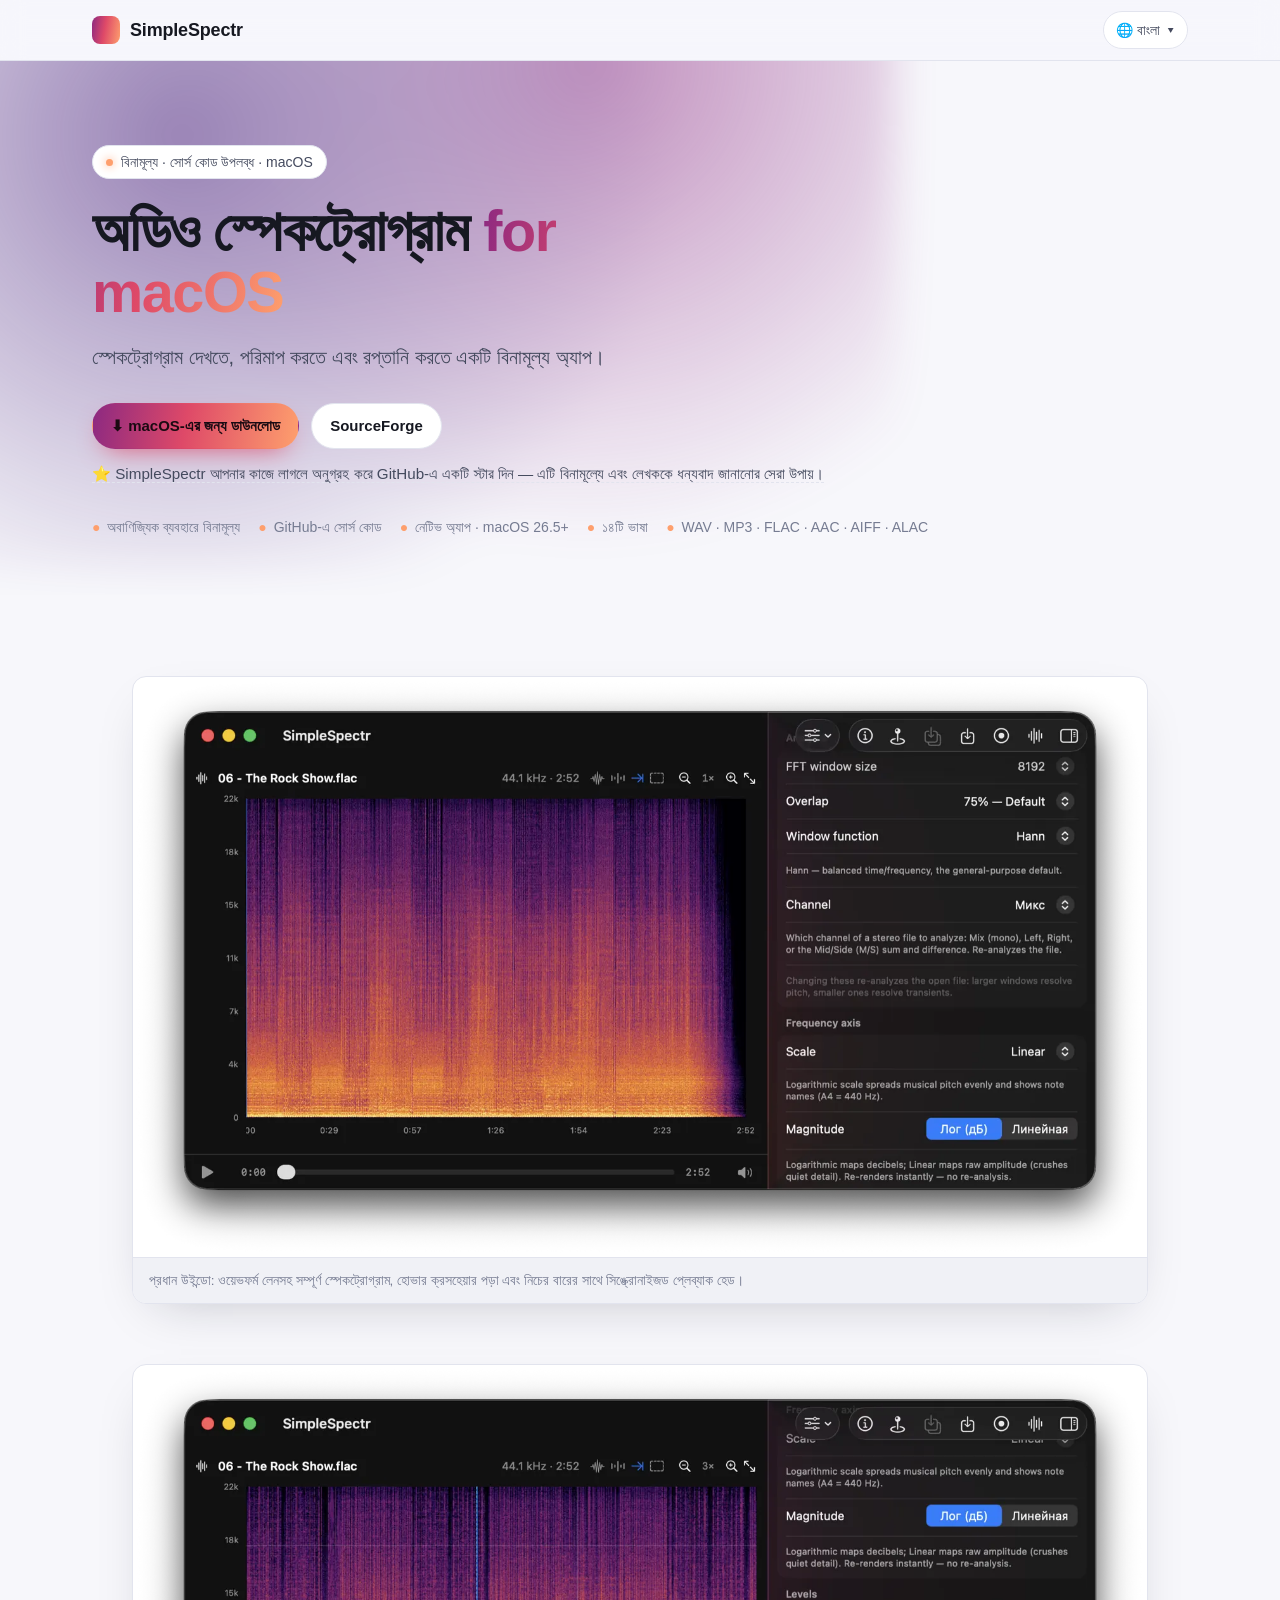
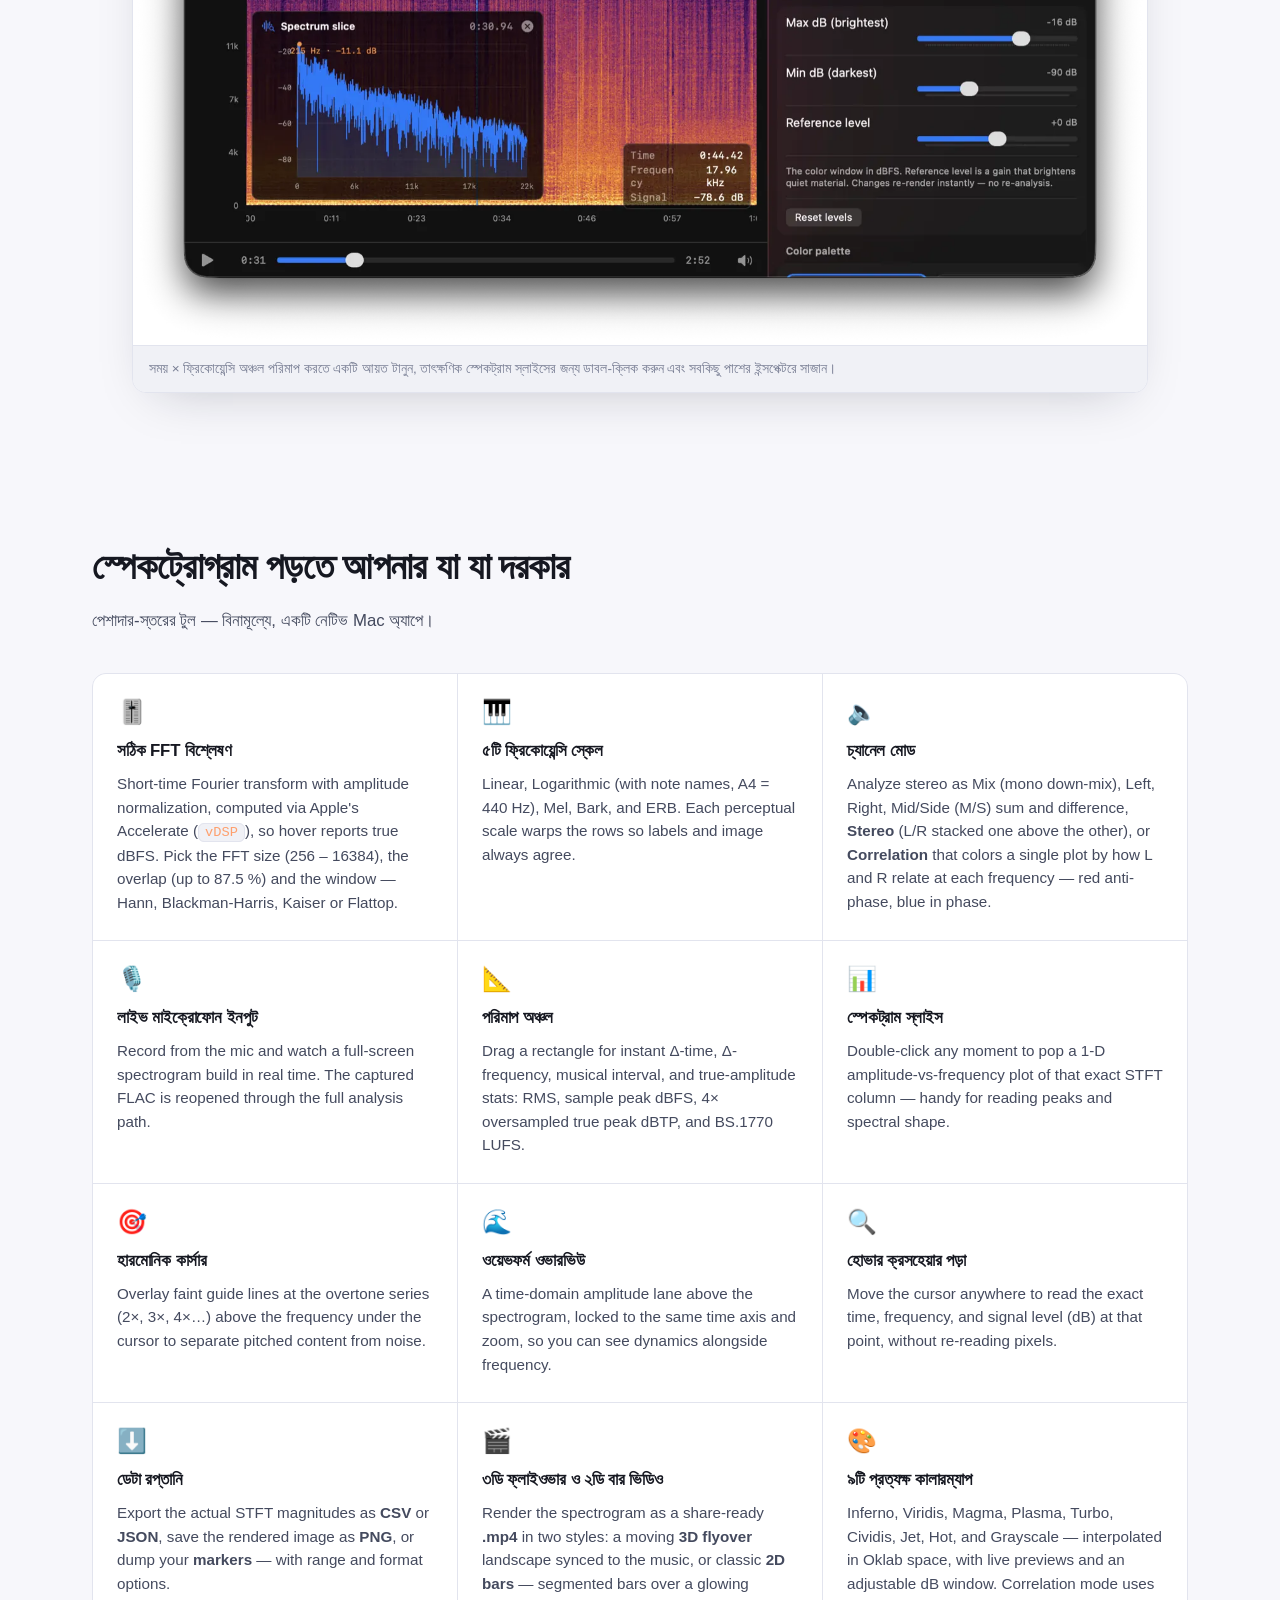
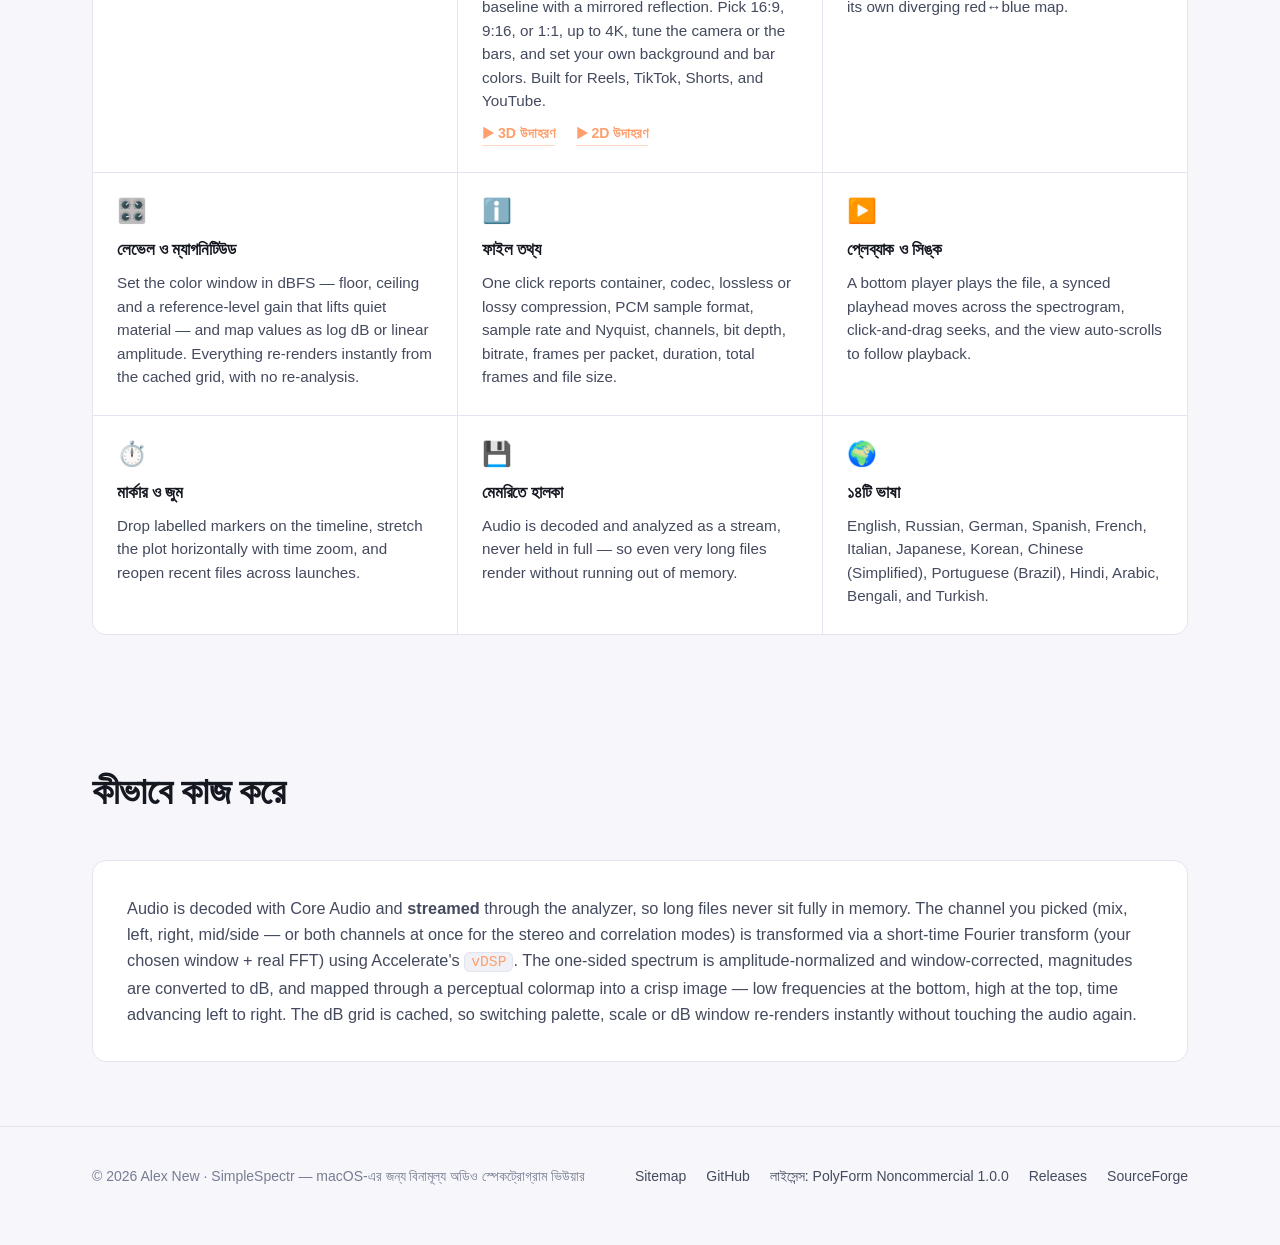
<file: web/bn/index.html>
<!DOCTYPE html>
<html lang="bn">
<head>
  <meta charset="utf-8">
  <meta name="viewport" content="width=device-width, initial-scale=1">
  <title>SimpleSpectr — macOS-এর জন্য বিনামূল্য অডিও স্পেকট্রোগ্রাম ভিউয়ার</title>
  <meta name="description" content="macOS-এর জন্য বিনামূল্য অডিও স্পেকট্রোগ্রাম ভিউয়ার। সোর্স কোড GitHub-এ উপলব্ধ। রিয়েল-টাইম FFT বিশ্লেষণ, ৫টি ফ্রিকোয়েন্সি স্কেল, চ্যানেল মোড, লাইভ মাইক্রোফোন ইনপুট, CSV/JSON রপ্তানি, ১৪টি ভাষা। Mac-এর জন্য ডাউনলোড।">
  <meta name="keywords" content="অডিও স্পেকট্রোগ্রাম ভিউয়ার, বিনামূল্য স্পেকট্রোগ্রাম, macOS স্পেকট্রোগ্রাম, স্পেকট্রাম অ্যানালাইজার mac, FFT অ্যানালাইজার, STFT ভিজ্যুয়ালাইজেশন, অডিও ফ্রিকোয়েন্সি বিশ্লেষণ, সোনোগ্রাম, স্পেকট্রোগ্রাম সফটওয়্যার">
  <meta name="author" content="Alex New">
  <meta name="theme-color" content="#0c0d12">
  <meta name="robots" content="index, follow, max-image-preview:large, max-snippet:-1, max-video-preview:-1">
  <link rel="canonical" href="https://simplespectr.alexnew.ru/bn/">

  <meta property="og:type" content="website">
  <meta property="og:site_name" content="SimpleSpectr">
  <meta property="og:title" content="SimpleSpectr — macOS-এর জন্য বিনামূল্য অডিও স্পেকট্রোগ্রাম ভিউয়ার">
  <meta property="og:description" content="একটি বিনামূল্য macOS অ্যাপ যা যেকোনো অডিও ফাইলকে একটি সুন্দর, পরিমাপযোগ্য স্পেকট্রোগ্রামে রূপান্তর করে। FFT বিশ্লেষণ, লাইভ মাইক্রোফোন, ১৪টি ভাষা।">
  <meta property="og:url" content="https://simplespectr.alexnew.ru/bn/">
  <meta property="og:locale" content="bn">
  <meta property="og:image" content="https://simplespectr.alexnew.ru/img/og-image.webp">
  <meta property="og:image:width" content="1200">
  <meta property="og:image:height" content="630">

  <meta name="twitter:card" content="summary_large_image">
  <meta name="twitter:title" content="SimpleSpectr — macOS-এর জন্য বিনামূল্য অডিও স্পেকট্রোগ্রাম ভিউয়ার">
  <meta name="twitter:description" content="একটি বিনামূল্য macOS অ্যাপ যা যেকোনো অডিও ফাইলকে একটি সুন্দর, পরিমাপযোগ্য স্পেকট্রোগ্রামে রূপান্তর করে। FFT বিশ্লেষণ, লাইভ মাইক্রোফোন, ১৪টি ভাষা।">
  <meta name="twitter:image" content="https://simplespectr.alexnew.ru/img/og-image.webp">

  <link rel="alternate" hreflang="en" href="https://simplespectr.alexnew.ru/">
  <link rel="alternate" hreflang="ru" href="https://simplespectr.alexnew.ru/ru/">
  <link rel="alternate" hreflang="de" href="https://simplespectr.alexnew.ru/de/">
  <link rel="alternate" hreflang="es" href="https://simplespectr.alexnew.ru/es/">
  <link rel="alternate" hreflang="fr" href="https://simplespectr.alexnew.ru/fr/">
  <link rel="alternate" hreflang="it" href="https://simplespectr.alexnew.ru/it/">
  <link rel="alternate" hreflang="ja" href="https://simplespectr.alexnew.ru/ja/">
  <link rel="alternate" hreflang="ko" href="https://simplespectr.alexnew.ru/ko/">
  <link rel="alternate" hreflang="zh-Hans" href="https://simplespectr.alexnew.ru/zh-Hans/">
  <link rel="alternate" hreflang="pt-BR" href="https://simplespectr.alexnew.ru/pt-BR/">
  <link rel="alternate" hreflang="hi" href="https://simplespectr.alexnew.ru/hi/">
  <link rel="alternate" hreflang="ar" href="https://simplespectr.alexnew.ru/ar/">
  <link rel="alternate" hreflang="bn" href="https://simplespectr.alexnew.ru/bn/">
  <link rel="alternate" hreflang="tr" href="https://simplespectr.alexnew.ru/tr/">
  <link rel="alternate" hreflang="x-default" href="https://simplespectr.alexnew.ru/">

  <link rel="icon" type="image/png" sizes="32x32" href="/img/favicon-32.png">
  <link rel="icon" type="image/png" sizes="16x16" href="/img/favicon-16.png">
  <link rel="apple-touch-icon" href="/img/apple-touch-icon.png">
  <link rel="stylesheet" href="../assets/style.css">

  <script type="application/ld+json">
  {
    "@context": "https://schema.org",
    "@type": "SoftwareApplication",
    "name": "SimpleSpectr",
    "operatingSystem": "macOS 26.5+",
    "applicationCategory": "MultimediaApplication",
    "description": "macOS-এর জন্য বিনামূল্য অডিও স্পেকট্রোগ্রাম ভিউয়ার। রিয়েল-টাইম FFT বিশ্লেষণ, একাধিক ফ্রিকোয়েন্সি স্কেল, লাইভ মাইক্রোফোন ইনপুট এবং CSV/JSON/PNG-এ ডেটা রপ্তানি।",
    "url": "https://simplespectr.alexnew.ru/bn/",
    "downloadUrl": "https://github.com/alexex1993/SimpleSpectr/releases",
    "screenshot": "https://simplespectr.alexnew.ru/img/screenshot-1.webp",
    "inLanguage": ["bn","en","ru","de","es","fr","it","ja","ko","zh-Hans","pt-BR","hi","ar","bn","tr"],
    "author": { "@type": "Person", "name": "Alex New", "url": "https://github.com/alexex1993" },
    "softwareVersion": "2.5.8",
    "license": "https://github.com/alexex1993/SimpleSpectr/blob/main/LICENSE",
    "sameAs": [
      "https://github.com/alexex1993/SimpleSpectr",
      "https://sourceforge.net/projects/simplespectr/"
    ],
    "offers": { "@type": "Offer", "price": "0", "priceCurrency": "USD" }
  }
  </script>

  <!-- Structured data: WebSite — declares the site name shown in Google results -->
  <script type="application/ld+json">
  {
    "@context": "https://schema.org",
    "@type": "WebSite",
    "name": "SimpleSpectr",
    "url": "https://simplespectr.alexnew.ru/",
    "inLanguage": "bn",
    "publisher": {
      "@type": "Person",
      "name": "Alex New",
      "url": "https://github.com/alexex1993",
      "sameAs": [
        "https://github.com/alexex1993",
        "https://github.com/alexex1993/SimpleSpectr",
        "https://sourceforge.net/projects/simplespectr/"
      ]
    }
  }
  </script>
</head>
<body>

<header class="site-header">
  <div class="container">
    <a class="brand" href="../" aria-label="SimpleSpectr">
      <span class="brand-mark" aria-hidden="true"></span>
      <span>SimpleSpectr</span>
    </a>
    <div class="header-actions">
      <details class="lang-switch">
        <summary>🌐 বাংলা <span aria-hidden="true">▾</span></summary>
        <div class="menu">
          <a href="../" lang="en" hreflang="en">English</a>
          <a href="../ru/" lang="ru" hreflang="ru">Русский</a>
          <a href="../de/" lang="de" hreflang="de">Deutsch</a>
          <a href="../es/" lang="es" hreflang="es">Español</a>
          <a href="../fr/" lang="fr" hreflang="fr">Français</a>
          <a href="../it/" lang="it" hreflang="it">Italiano</a>
          <a href="../ja/" lang="ja" hreflang="ja">日本語</a>
          <a href="../ko/" lang="ko" hreflang="ko">한국어</a>
          <a href="../zh-Hans/" lang="zh-Hans" hreflang="zh-Hans">简体中文</a>
          <a href="../pt-BR/" lang="pt-BR" hreflang="pt-BR">Português (BR)</a>
          <a href="../hi/" lang="hi" hreflang="hi">हिन्दी</a>
          <a href="../ar/" lang="ar" hreflang="ar" dir="rtl">العربية</a>
          <a class="current" href="../bn/" lang="bn" hreflang="bn">বাংলা</a>
          <a href="../tr/" lang="tr" hreflang="tr">Türkçe</a>
        </div>
      </details>
    </div>
  </div>
</header>

<main>
  <section class="hero">
    <div class="container">
      <span class="eyebrow"><span class="dot"></span> বিনামূল্য · সোর্স কোড উপলব্ধ · macOS</span>
      <h1>অডিও স্পেকট্রোগ্রাম <span class="grad">for macOS</span></h1>
      <p class="lead">স্পেকট্রোগ্রাম দেখতে, পরিমাপ করতে এবং রপ্তানি করতে একটি বিনামূল্য অ্যাপ।</p>
      <div class="hero-cta">
        <a class="btn btn-primary js-download" href="https://github.com/alexex1993/SimpleSpectr/releases" target="_blank" rel="noopener">⬇ macOS-এর জন্য ডাউনলোড</a>
        <a class="btn btn-ghost" href="https://sourceforge.net/projects/simplespectr/">SourceForge</a>
      </div>
      <p class="hero-star-note"><a href="https://github.com/alexex1993/SimpleSpectr" target="_blank" rel="noopener">⭐ SimpleSpectr আপনার কাজে লাগলে অনুগ্রহ করে GitHub-এ একটি স্টার দিন — এটি বিনামূল্যে এবং লেখককে ধন্যবাদ জানানোর সেরা উপায়।</a></p>
      <div class="hero-badges">
        <span><span class="pip">●</span> অবাণিজ্যিক ব্যবহারে বিনামূল্য</span>
        <span><span class="pip">●</span> GitHub-এ সোর্স কোড</span>
        <span><span class="pip">●</span> নেটিভ অ্যাপ · macOS 26.5+</span>
        <span><span class="pip">●</span> ১৪টি ভাষা</span>
        <span><span class="pip">●</span> WAV · MP3 · FLAC · AAC · AIFF · ALAC</span>
      </div>
    </div>
  </section>

  <section aria-label="Screenshots">
    <div class="container">
      <div class="shots">
        <figure class="shot">
          <picture>
            <source type="image/webp" srcset="../img/screenshot-1.webp">
            <img src="../img/screenshot-1.png" alt="SimpleSpectr প্রধান উইন্ডোতে একটি রঙিন অডিও স্পেকট্রোগ্রাম, বাঁদিকে ফ্রিকোয়েন্সি অক্ষ, নিচে সময় অক্ষ, একটি ওয়েভফর্ম লেন এবং সিঙ্ক্রোনাইজড প্লেব্যাক হেড দেখানো হয়েছে।" loading="eager" width="1600" height="915">
          </picture>
          <figcaption>প্রধান উইন্ডো: ওয়েভফর্ম লেনসহ সম্পূর্ণ স্পেকট্রোগ্রাম, হোভার ক্রসহেয়ার পড়া এবং নিচের বারের সাথে সিঙ্ক্রোনাইজড প্লেব্যাক হেড।</figcaption>
        </figure>
        <figure class="shot">
          <picture>
            <source type="image/webp" srcset="../img/screenshot-2.webp">
            <img src="../img/screenshot-2.png" alt="SimpleSpectr-এ একটি পরিমাপ অঞ্চল নির্বাচিত, স্পেকট্রাম স্লাইস প্যানেল খোলা এবং সেটিংস ইন্সপেক্টর দৃশ্যমান।" loading="lazy" width="1600" height="915">
          </picture>
          <figcaption>সময় × ফ্রিকোয়েন্সি অঞ্চল পরিমাপ করতে একটি আয়ত টানুন, তাৎক্ষণিক স্পেকট্রাম স্লাইসের জন্য ডাবল-ক্লিক করুন এবং সবকিছু পাশের ইন্সপেক্টরে সাজান।</figcaption>
        </figure>
      </div>
    </div>
  </section>

  <section id="features" aria-label="Features">
    <div class="container">
      <div class="section-head">
        <h2>স্পেকট্রোগ্রাম পড়তে আপনার যা যা দরকার</h2>
        <p>পেশাদার-স্তরের টুল — বিনামূল্যে, একটি নেটিভ Mac অ্যাপে।</p>
      </div>
      <div class="features">
        <div class="feature">
          <div class="ico" aria-hidden="true">🎚️</div>
          <h3>সঠিক FFT বিশ্লেষণ</h3>
          <p>Short-time Fourier transform with amplitude normalization, computed via Apple's Accelerate (<span class="inline-code">vDSP</span>), so hover reports true dBFS. Pick the FFT size (256 – 16384), the overlap (up to 87.5 %) and the window — Hann, Blackman-Harris, Kaiser or Flattop.</p>
        </div>
        <div class="feature">
          <div class="ico" aria-hidden="true">🎹</div>
          <h3>৫টি ফ্রিকোয়েন্সি স্কেল</h3>
          <p>Linear, Logarithmic (with note names, A4 = 440 Hz), Mel, Bark, and ERB. Each perceptual scale warps the rows so labels and image always agree.</p>
        </div>
        <div class="feature">
          <div class="ico" aria-hidden="true">🔈</div>
          <h3>চ্যানেল মোড</h3>
          <p>Analyze stereo as Mix (mono down-mix), Left, Right, Mid/Side (M/S) sum and difference, <strong>Stereo</strong> (L/R stacked one above the other), or <strong>Correlation</strong> that colors a single plot by how L and R relate at each frequency — red anti-phase, blue in phase.</p>
        </div>
        <div class="feature">
          <div class="ico" aria-hidden="true">🎙️</div>
          <h3>লাইভ মাইক্রোফোন ইনপুট</h3>
          <p>Record from the mic and watch a full-screen spectrogram build in real time. The captured FLAC is reopened through the full analysis path.</p>
        </div>
        <div class="feature">
          <div class="ico" aria-hidden="true">📐</div>
          <h3>পরিমাপ অঞ্চল</h3>
          <p>Drag a rectangle for instant Δ-time, Δ-frequency, musical interval, and true-amplitude stats: RMS, sample peak dBFS, 4× oversampled true peak dBTP, and BS.1770 LUFS.</p>
        </div>
        <div class="feature">
          <div class="ico" aria-hidden="true">📊</div>
          <h3>স্পেকট্রাম স্লাইস</h3>
          <p>Double-click any moment to pop a 1-D amplitude-vs-frequency plot of that exact STFT column — handy for reading peaks and spectral shape.</p>
        </div>
        <div class="feature">
          <div class="ico" aria-hidden="true">🎯</div>
          <h3>হারমোনিক কার্সার</h3>
          <p>Overlay faint guide lines at the overtone series (2×, 3×, 4×…) above the frequency under the cursor to separate pitched content from noise.</p>
        </div>
        <div class="feature">
          <div class="ico" aria-hidden="true">🌊</div>
          <h3>ওয়েভফর্ম ওভারভিউ</h3>
          <p>A time-domain amplitude lane above the spectrogram, locked to the same time axis and zoom, so you can see dynamics alongside frequency.</p>
        </div>
        <div class="feature">
          <div class="ico" aria-hidden="true">🔍</div>
          <h3>হোভার ক্রসহেয়ার পড়া</h3>
          <p>Move the cursor anywhere to read the exact time, frequency, and signal level (dB) at that point, without re-reading pixels.</p>
        </div>
        <div class="feature">
          <div class="ico" aria-hidden="true">⬇️</div>
          <h3>ডেটা রপ্তানি</h3>
          <p>Export the actual STFT magnitudes as <strong>CSV</strong> or <strong>JSON</strong>, save the rendered image as <strong>PNG</strong>, or dump your <strong>markers</strong> — with range and format options.</p>
        </div>
        <div class="feature">
          <div class="ico" aria-hidden="true">🎬</div>
          <h3>৩ডি ফ্লাইওভার ও ২ডি বার ভিডিও</h3>
          <p>Render the spectrogram as a share-ready <strong>.mp4</strong> in two styles: a moving <strong>3D flyover</strong> landscape synced to the music, or classic <strong>2D bars</strong> — segmented bars over a glowing baseline with a mirrored reflection. Pick 16:9, 9:16, or 1:1, up to 4K, tune the camera or the bars, and set your own background and bar colors. Built for Reels, TikTok, Shorts, and YouTube.</p>
          <a class="video-link" href="https://www.youtube.com/shorts/2R7Y4tpET7c" target="_blank" rel="noopener">▶ 3D উদাহরণ</a>
          <a class="video-link" href="https://www.youtube.com/shorts/9IhbY1iPCmg" target="_blank" rel="noopener">▶ 2D উদাহরণ</a>
        </div>
        <div class="feature">
          <div class="ico" aria-hidden="true">🎨</div>
          <h3>৯টি প্রত্যক্ষ কালারম্যাপ</h3>
          <p>Inferno, Viridis, Magma, Plasma, Turbo, Cividis, Jet, Hot, and Grayscale — interpolated in Oklab space, with live previews and an adjustable dB window. Correlation mode uses its own diverging red↔blue map.</p>
        </div>
        <div class="feature">
          <div class="ico" aria-hidden="true">🎛️</div>
          <h3>লেভেল ও ম্যাগনিটিউড</h3>
          <p>Set the color window in dBFS — floor, ceiling and a reference-level gain that lifts quiet material — and map values as log dB or linear amplitude. Everything re-renders instantly from the cached grid, with no re-analysis.</p>
        </div>
        <div class="feature">
          <div class="ico" aria-hidden="true">ℹ️</div>
          <h3>ফাইল তথ্য</h3>
          <p>One click reports container, codec, lossless or lossy compression, PCM sample format, sample rate and Nyquist, channels, bit depth, bitrate, frames per packet, duration, total frames and file size.</p>
        </div>
        <div class="feature">
          <div class="ico" aria-hidden="true">▶️</div>
          <h3>প্লেব্যাক ও সিঙ্ক</h3>
          <p>A bottom player plays the file, a synced playhead moves across the spectrogram, click-and-drag seeks, and the view auto-scrolls to follow playback.</p>
        </div>
        <div class="feature">
          <div class="ico" aria-hidden="true">⏱️</div>
          <h3>মার্কার ও জুম</h3>
          <p>Drop labelled markers on the timeline, stretch the plot horizontally with time zoom, and reopen recent files across launches.</p>
        </div>
        <div class="feature">
          <div class="ico" aria-hidden="true">💾</div>
          <h3>মেমরিতে হালকা</h3>
          <p>Audio is decoded and analyzed as a stream, never held in full — so even very long files render without running out of memory.</p>
        </div>
        <div class="feature">
          <div class="ico" aria-hidden="true">🌍</div>
          <h3>১৪টি ভাষা</h3>
          <p>English, Russian, German, Spanish, French, Italian, Japanese, Korean, Chinese (Simplified), Portuguese (Brazil), Hindi, Arabic, Bengali, and Turkish.</p>
        </div>
      </div>
    </div>
  </section>

  <section aria-label="How it works">
    <div class="container">
      <div class="section-head">
        <h2>কীভাবে কাজ করে</h2>
      </div>
      <div class="howto">
        <p>Audio is decoded with Core Audio and <strong>streamed</strong> through the analyzer, so long files never sit fully in memory. The channel you picked (mix, left, right, mid/side — or both channels at once for the stereo and correlation modes) is transformed via a short-time Fourier transform (your chosen window + real FFT) using Accelerate's <span class="inline-code">vDSP</span>. The one-sided spectrum is amplitude-normalized and window-corrected, magnitudes are converted to dB, and mapped through a perceptual colormap into a crisp image — low frequencies at the bottom, high at the top, time advancing left to right. The dB grid is cached, so switching palette, scale or dB window re-renders instantly without touching the audio again.</p>
      </div>
    </div>
  </section>
</main>

<footer class="site-footer">
  <div class="container">
    <div>© <span id="year">2026</span> Alex New · SimpleSpectr — macOS-এর জন্য বিনামূল্য অডিও স্পেকট্রোগ্রাম ভিউয়ার</div>
    <div class="footer-links">
      <a href="../sitemap.xml">Sitemap</a>
      <a href="https://github.com/alexex1993/SimpleSpectr">GitHub</a>
      <a href="https://github.com/alexex1993/SimpleSpectr/blob/main/LICENSE">লাইসেন্স: PolyForm Noncommercial 1.0.0</a>
      <a href="https://github.com/alexex1993/SimpleSpectr/releases">Releases</a>
      <a href="https://sourceforge.net/projects/simplespectr/">SourceForge</a>
    </div>
  </div>
</footer>


<script>document.getElementById("year").textContent = new Date().getFullYear();</script>
</body>
</html>
</file>
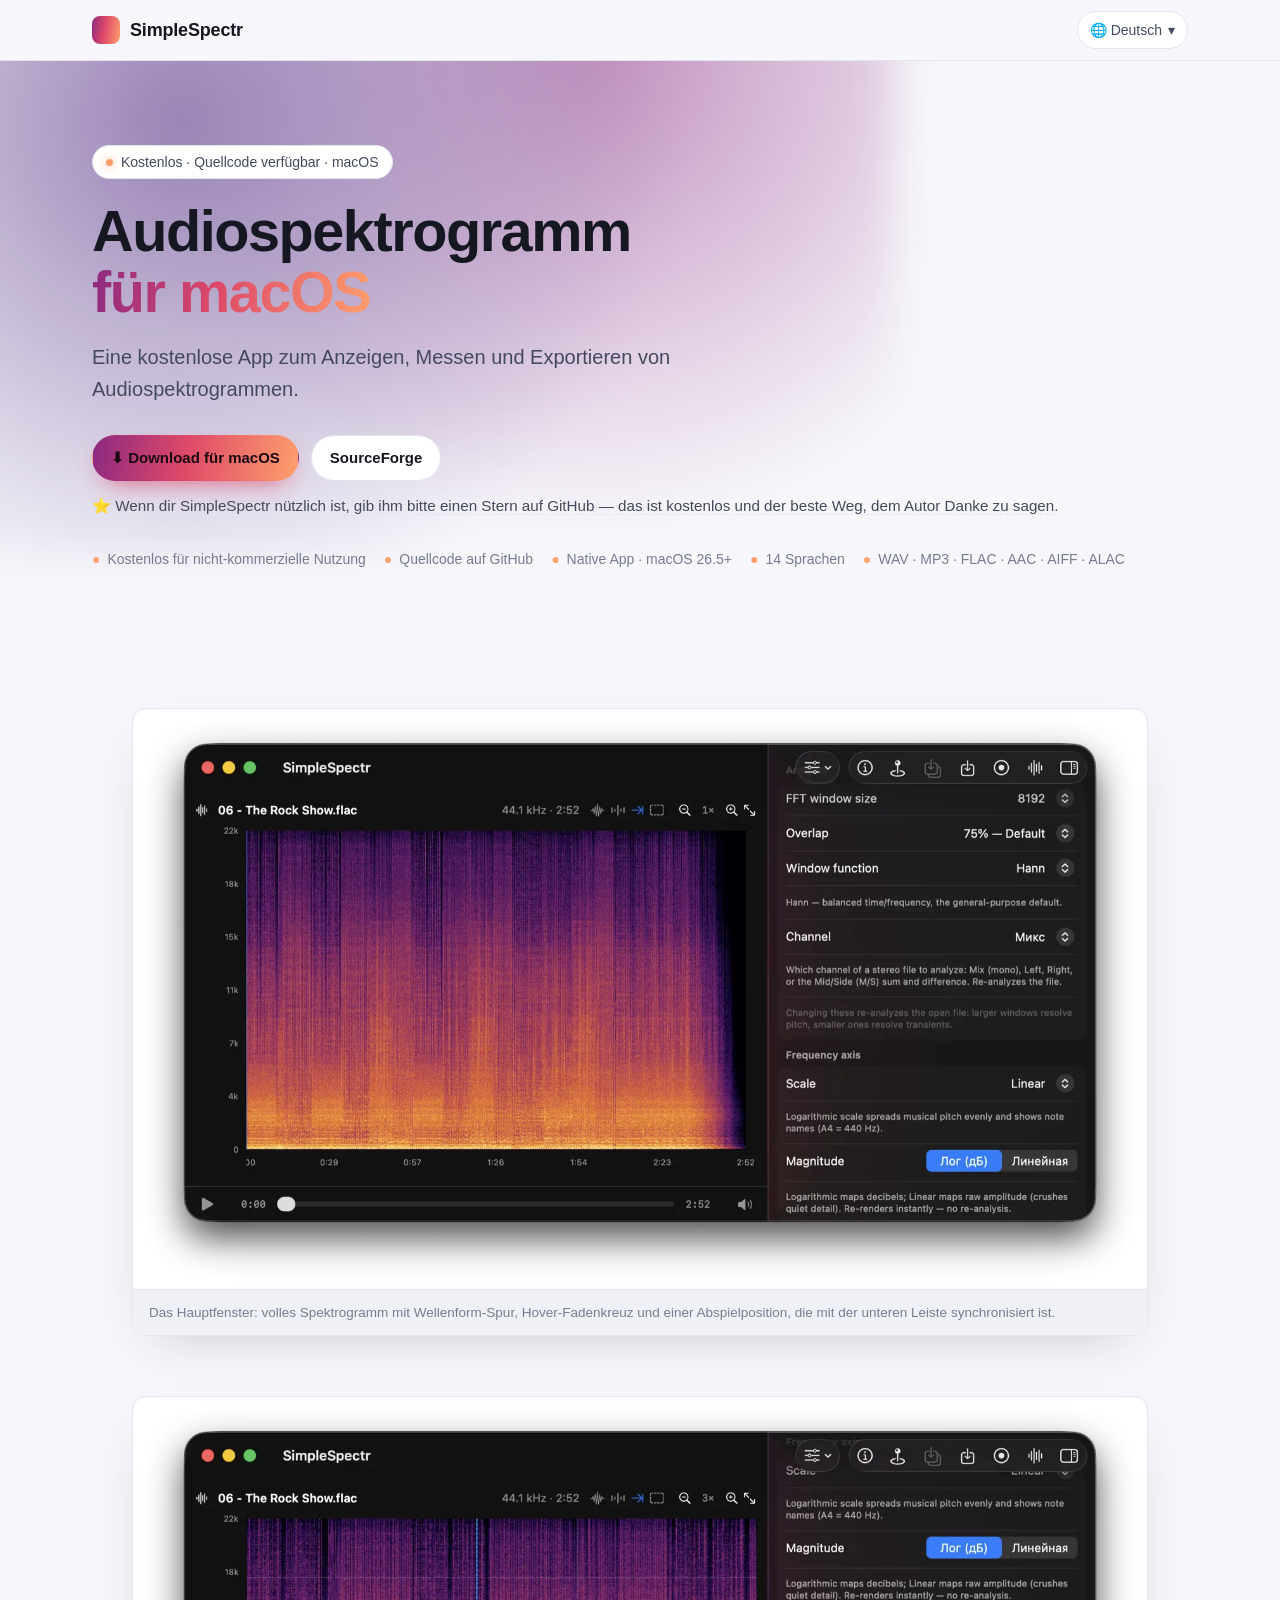
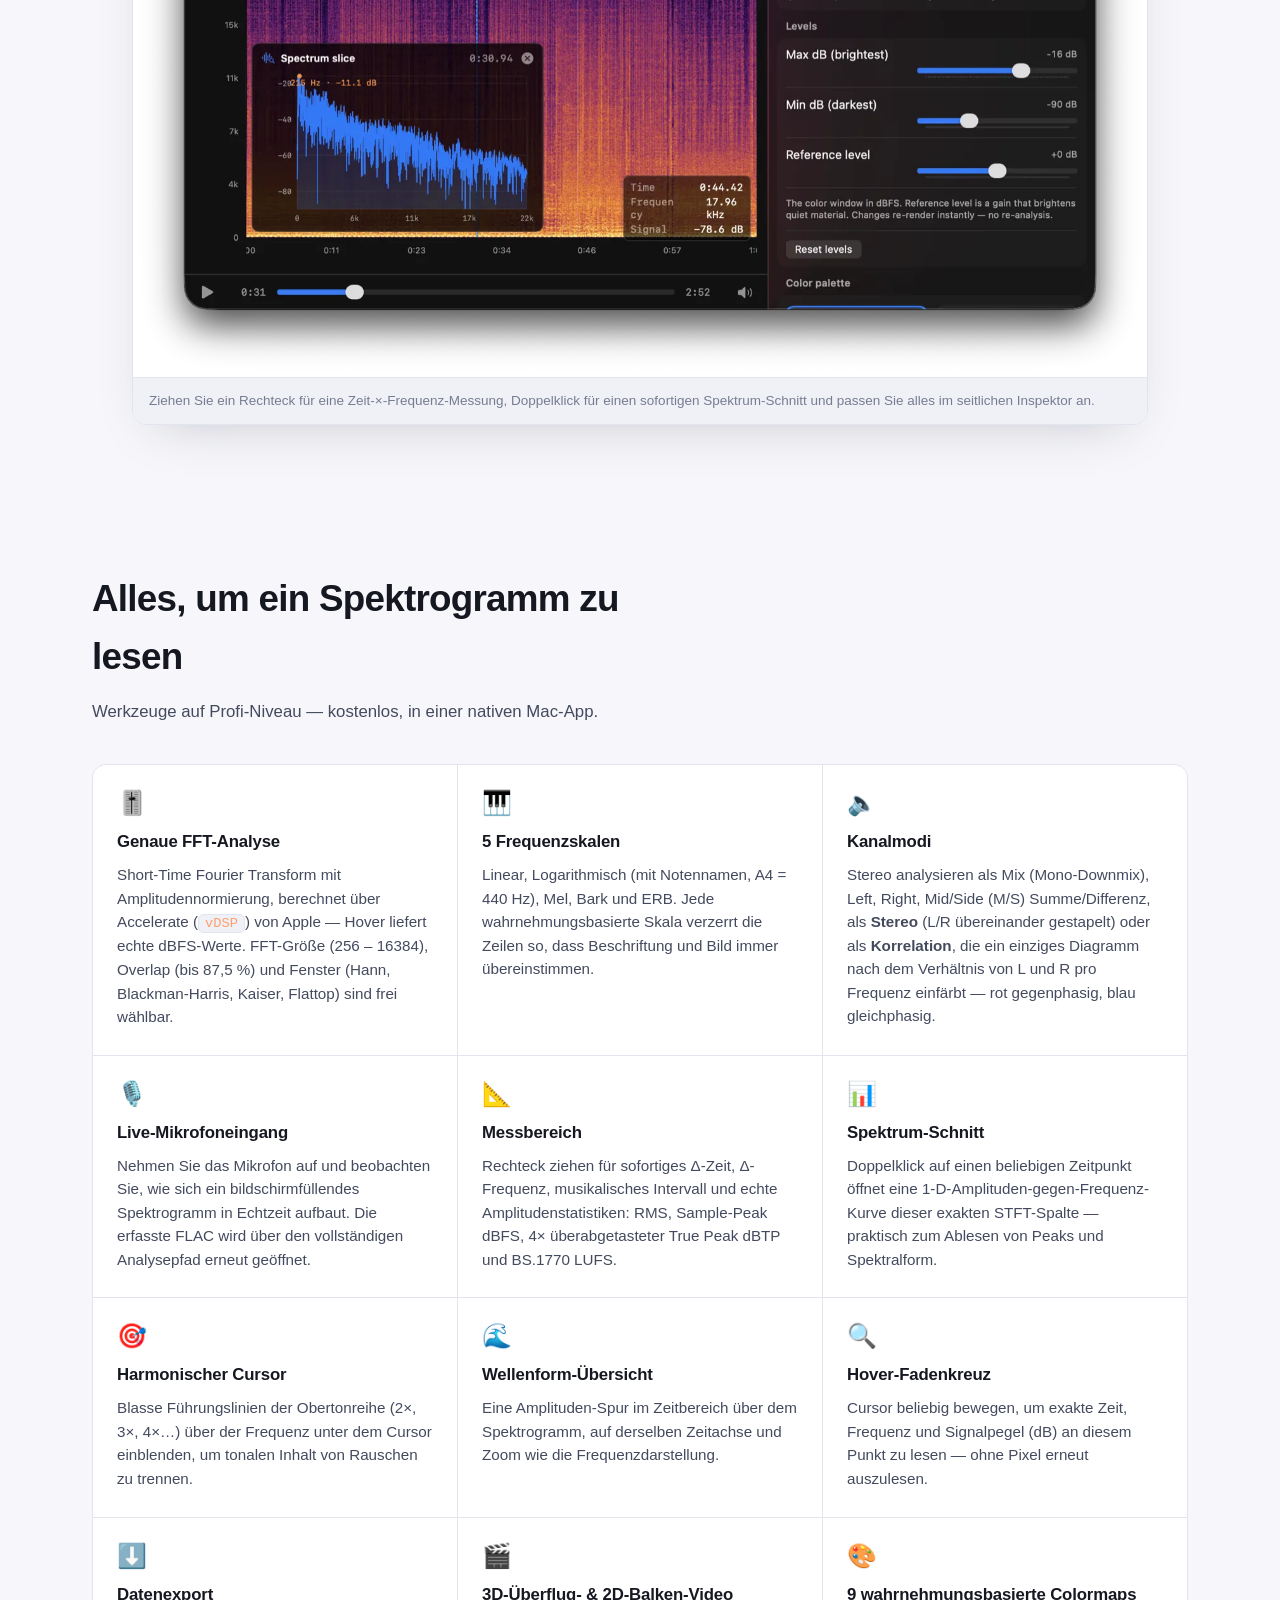
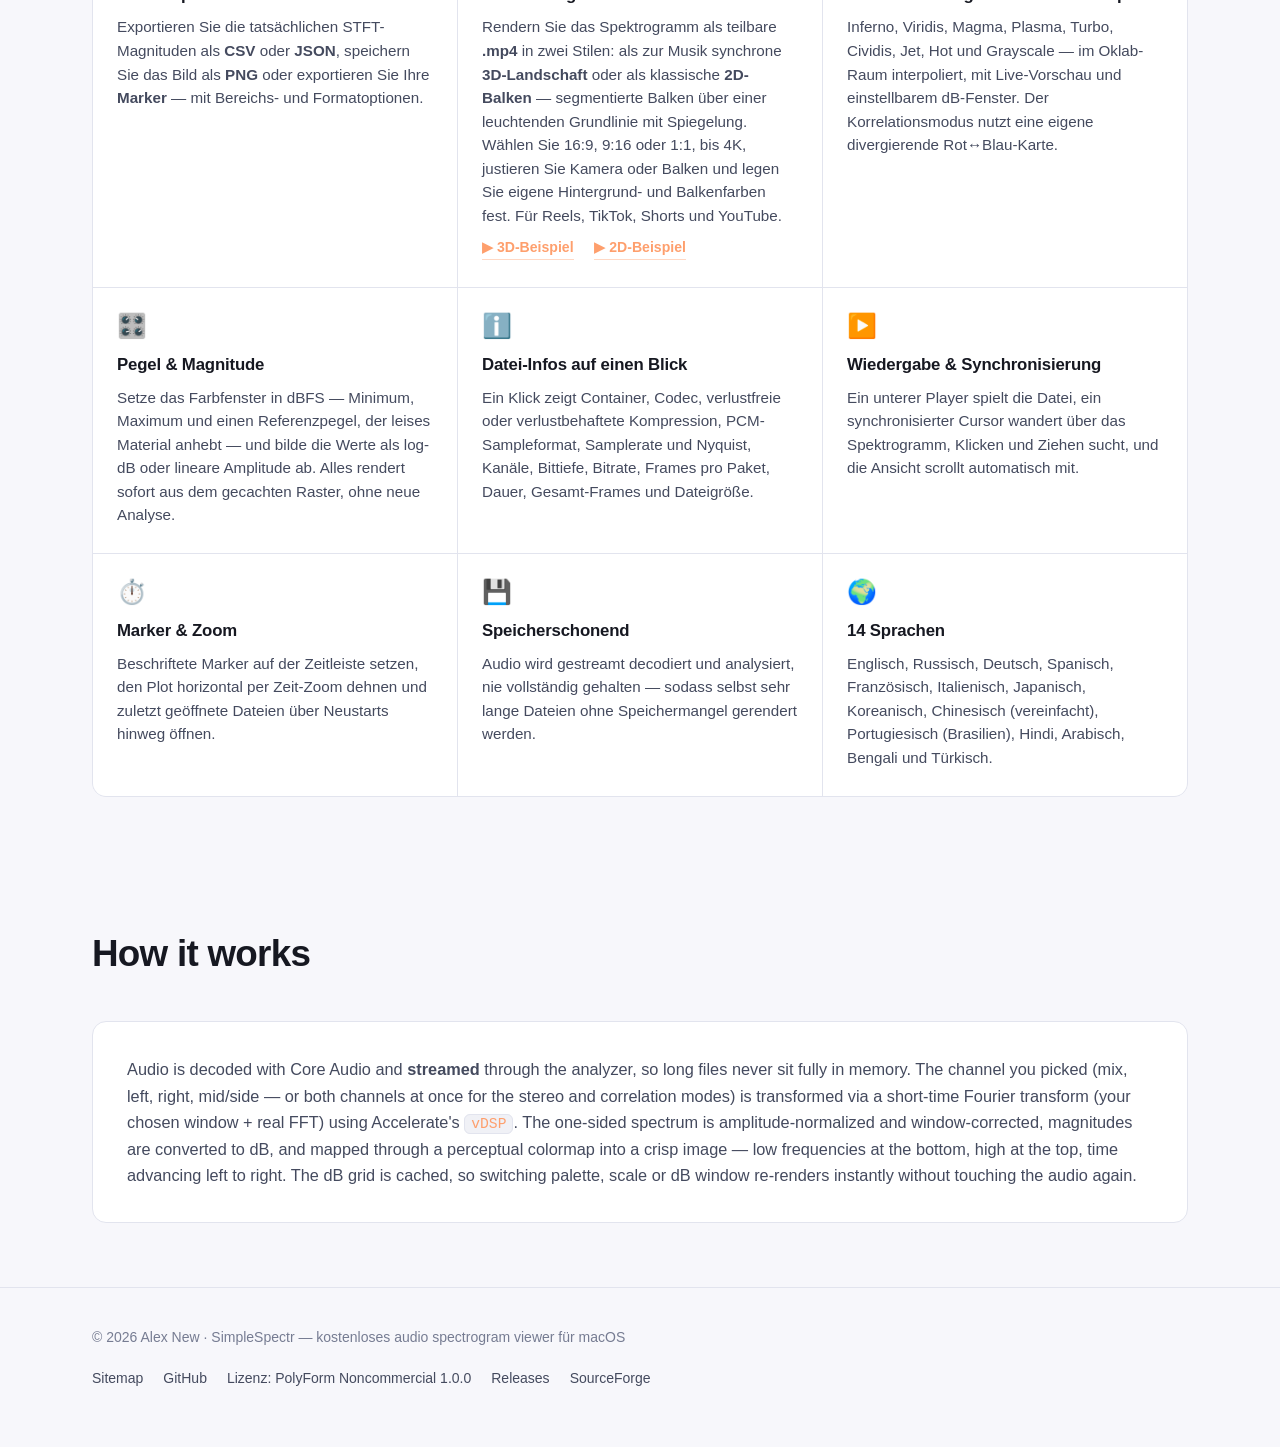
<file: web/de/index.html>
<!DOCTYPE html>
<html lang="de">
<head>
  <meta charset="utf-8">
  <meta name="viewport" content="width=device-width, initial-scale=1">
  <title>SimpleSpectr — Kostenlos audio spectrogram viewer für macOS</title>
  <meta name="description" content="Kostenloser Audio-Spektrogramm-Viewer für macOS, Quellcode auf GitHub verfügbar. FFT-Analyse in Echtzeit, 5 Frequenzskalen, Kanalmodi, Live-Mikrofoneingang, CSV/JSON-Export, 14 Sprachen. Für Mac herunterladen.">
  <meta name="keywords" content="audio spektrogramm viewer, kostenloses spektrogramm, macOS spektrogramm, spektrum analysator mac, FFT analysator, STFT visualisierung, frequenzanalyse audio, sonogramm, spektrogramm software">
  <meta name="author" content="Alex New">
  <meta name="theme-color" content="#0c0d12">
  <meta name="robots" content="index, follow, max-image-preview:large, max-snippet:-1, max-video-preview:-1">
  <link rel="canonical" href="https://simplespectr.alexnew.ru/de/">

  <meta property="og:type" content="website">
  <meta property="og:site_name" content="SimpleSpectr">
  <meta property="og:title" content="SimpleSpectr — Kostenlos audio spectrogram viewer für macOS">
  <meta property="og:description" content="Eine kostenlose macOS-App, die jede Audiodatei in ein schönes, messbares Spektrogramm verwandelt. FFT-Analyse, Live-Mikrofon, 14 Sprachen.">
  <meta property="og:url" content="https://simplespectr.alexnew.ru/de/">
  <meta property="og:locale" content="de">
  <meta property="og:image" content="https://simplespectr.alexnew.ru/img/og-image.webp">
  <meta property="og:image:width" content="1200">
  <meta property="og:image:height" content="630">

  <meta name="twitter:card" content="summary_large_image">
  <meta name="twitter:title" content="SimpleSpectr — Kostenlos audio spectrogram viewer für macOS">
  <meta name="twitter:description" content="Eine kostenlose macOS-App für Audio-Spektrogramme.">
  <meta name="twitter:image" content="https://simplespectr.alexnew.ru/img/og-image.webp">

  <link rel="alternate" hreflang="en" href="https://simplespectr.alexnew.ru/">
  <link rel="alternate" hreflang="ru" href="https://simplespectr.alexnew.ru/ru/">
  <link rel="alternate" hreflang="de" href="https://simplespectr.alexnew.ru/de/">
  <link rel="alternate" hreflang="es" href="https://simplespectr.alexnew.ru/es/">
  <link rel="alternate" hreflang="fr" href="https://simplespectr.alexnew.ru/fr/">
  <link rel="alternate" hreflang="it" href="https://simplespectr.alexnew.ru/it/">
  <link rel="alternate" hreflang="ja" href="https://simplespectr.alexnew.ru/ja/">
  <link rel="alternate" hreflang="ko" href="https://simplespectr.alexnew.ru/ko/">
  <link rel="alternate" hreflang="zh-Hans" href="https://simplespectr.alexnew.ru/zh-Hans/">
  <link rel="alternate" hreflang="pt-BR" href="https://simplespectr.alexnew.ru/pt-BR/">
  <link rel="alternate" hreflang="hi" href="https://simplespectr.alexnew.ru/hi/">
  <link rel="alternate" hreflang="ar" href="https://simplespectr.alexnew.ru/ar/">
  <link rel="alternate" hreflang="bn" href="https://simplespectr.alexnew.ru/bn/">
  <link rel="alternate" hreflang="tr" href="https://simplespectr.alexnew.ru/tr/">
  <link rel="alternate" hreflang="x-default" href="https://simplespectr.alexnew.ru/">

  <link rel="icon" type="image/png" sizes="32x32" href="/img/favicon-32.png">
  <link rel="icon" type="image/png" sizes="16x16" href="/img/favicon-16.png">
  <link rel="apple-touch-icon" href="/img/apple-touch-icon.png">
  <link rel="stylesheet" href="../assets/style.css">

  <script type="application/ld+json">
  {
    "@context": "https://schema.org",
    "@type": "SoftwareApplication",
    "name": "SimpleSpectr",
    "operatingSystem": "macOS 26.5+",
    "applicationCategory": "MultimediaApplication",
    "description": "Kostenloser Audio-Spektrogramm-Viewer für macOS. FFT-Analyse in Echtzeit, mehrere Frequenzskalen, Live-Mikrofoneingang und Datenexport in CSV/JSON/PNG.",
    "url": "https://simplespectr.alexnew.ru/de/",
    "downloadUrl": "https://github.com/alexex1993/SimpleSpectr/releases",
    "screenshot": "https://simplespectr.alexnew.ru/img/screenshot-1.webp",
    "inLanguage": ["de","en","ru","es","fr","it","ja","ko","zh-Hans","pt-BR","hi","ar","bn","tr"],
    "author": { "@type": "Person", "name": "Alex New", "url": "https://github.com/alexex1993" },
    "softwareVersion": "2.5.8",
    "license": "https://github.com/alexex1993/SimpleSpectr/blob/main/LICENSE",
    "sameAs": [
      "https://github.com/alexex1993/SimpleSpectr",
      "https://sourceforge.net/projects/simplespectr/"
    ],
    "offers": { "@type": "Offer", "price": "0", "priceCurrency": "USD" }
  }
  </script>

  <!-- Structured data: WebSite — declares the site name shown in Google results -->
  <script type="application/ld+json">
  {
    "@context": "https://schema.org",
    "@type": "WebSite",
    "name": "SimpleSpectr",
    "url": "https://simplespectr.alexnew.ru/",
    "inLanguage": "de",
    "publisher": {
      "@type": "Person",
      "name": "Alex New",
      "url": "https://github.com/alexex1993",
      "sameAs": [
        "https://github.com/alexex1993",
        "https://github.com/alexex1993/SimpleSpectr",
        "https://sourceforge.net/projects/simplespectr/"
      ]
    }
  }
  </script>
</head>
<body>

<header class="site-header">
  <div class="container">
    <a class="brand" href="../" aria-label="SimpleSpectr Startseite">
      <span class="brand-mark" aria-hidden="true"></span>
      <span>SimpleSpectr</span>
    </a>
    <div class="header-actions">
      <details class="lang-switch">
        <summary>🌐 Deutsch <span aria-hidden="true">▾</span></summary>
        <div class="menu">
          <a href="../" lang="en" hreflang="en">English</a>
          <a href="../ru/" lang="ru" hreflang="ru">Русский</a>
          <a class="current" href="../de/" lang="de" hreflang="de">Deutsch</a>
          <a href="../es/" lang="es" hreflang="es">Español</a>
          <a href="../fr/" lang="fr" hreflang="fr">Français</a>
          <a href="../it/" lang="it" hreflang="it">Italiano</a>
          <a href="../ja/" lang="ja" hreflang="ja">日本語</a>
          <a href="../ko/" lang="ko" hreflang="ko">한국어</a>
          <a href="../zh-Hans/" lang="zh-Hans" hreflang="zh-Hans">简体中文</a>
          <a href="../pt-BR/" lang="pt-BR" hreflang="pt-BR">Português (BR)</a>
          <a href="../hi/" lang="hi" hreflang="hi">हिन्दी</a>
          <a href="../ar/" lang="ar" hreflang="ar" dir="rtl">العربية</a>
          <a href="../bn/" lang="bn" hreflang="bn">বাংলা</a>
          <a href="../tr/" lang="tr" hreflang="tr">Türkçe</a>
        </div>
      </details>
    </div>
  </div>
</header>

<main>
  <section class="hero">
    <div class="container">
      <span class="eyebrow"><span class="dot"></span> Kostenlos · Quellcode verfügbar · macOS</span>
      <h1>Audiospektrogramm <span class="grad">für macOS</span></h1>
      <p class="lead">Eine kostenlose App zum Anzeigen, Messen und Exportieren von Audiospektrogrammen.</p>
      <div class="hero-cta">
        <a class="btn btn-primary js-download" href="https://github.com/alexex1993/SimpleSpectr/releases" target="_blank" rel="noopener">⬇ Download für macOS</a>
        <a class="btn btn-ghost" href="https://sourceforge.net/projects/simplespectr/">SourceForge</a>
      </div>
      <p class="hero-star-note"><a href="https://github.com/alexex1993/SimpleSpectr" target="_blank" rel="noopener">⭐ Wenn dir SimpleSpectr nützlich ist, gib ihm bitte einen Stern auf GitHub — das ist kostenlos und der beste Weg, dem Autor Danke zu sagen.</a></p>
      <div class="hero-badges">
        <span><span class="pip">●</span> Kostenlos für nicht-kommerzielle Nutzung</span>
        <span><span class="pip">●</span> Quellcode auf GitHub</span>
        <span><span class="pip">●</span> Native App · macOS 26.5+</span>
        <span><span class="pip">●</span> 14 Sprachen</span>
        <span><span class="pip">●</span> WAV · MP3 · FLAC · AAC · AIFF · ALAC</span>
      </div>
    </div>
  </section>

  <section aria-label="Screenshots">
    <div class="container">
      <div class="shots">
        <figure class="shot">
          <picture>
            <source type="image/webp" srcset="../img/screenshot-1.webp">
            <img src="../img/screenshot-1.png" alt="SimpleSpectr-Hauptfenster mit einem farbigen Audiospektrogramm, Frequenzachse links, Zeitachse unten, Wellenform-Spur und synchronisierter Abspielposition." loading="eager" width="1600" height="915">
          </picture>
          <figcaption>Das Hauptfenster: volles Spektrogramm mit Wellenform-Spur, Hover-Fadenkreuz und einer Abspielposition, die mit der unteren Leiste synchronisiert ist.</figcaption>
        </figure>
        <figure class="shot">
          <picture>
            <source type="image/webp" srcset="../img/screenshot-2.webp">
            <img src="../img/screenshot-2.png" alt="SimpleSpectr mit ausgewähltem Messbereich, geöffnetem Spektrum-Schnitt und Einstellungen-Inspektor." loading="lazy" width="1600" height="915">
          </picture>
          <figcaption>Ziehen Sie ein Rechteck für eine Zeit-×-Frequenz-Messung, Doppelklick für einen sofortigen Spektrum-Schnitt und passen Sie alles im seitlichen Inspektor an.</figcaption>
        </figure>
      </div>
    </div>
  </section>

  <section id="features" aria-label="Features">
    <div class="container">
      <div class="section-head">
        <h2>Alles, um ein Spektrogramm zu lesen</h2>
        <p>Werkzeuge auf Profi-Niveau — kostenlos, in einer nativen Mac-App.</p>
      </div>
      <div class="features">
        <div class="feature">
          <div class="ico" aria-hidden="true">🎚️</div>
          <h3>Genaue FFT-Analyse</h3>
          <p>Short-Time Fourier Transform mit Amplitudennormierung, berechnet über Accelerate (<span class="inline-code">vDSP</span>) von Apple — Hover liefert echte dBFS-Werte. FFT-Größe (256 – 16384), Overlap (bis 87,5 %) und Fenster (Hann, Blackman-Harris, Kaiser, Flattop) sind frei wählbar.</p>
        </div>
        <div class="feature">
          <div class="ico" aria-hidden="true">🎹</div>
          <h3>5 Frequenzskalen</h3>
          <p>Linear, Logarithmisch (mit Notennamen, A4 = 440 Hz), Mel, Bark und ERB. Jede wahrnehmungsbasierte Skala verzerrt die Zeilen so, dass Beschriftung und Bild immer übereinstimmen.</p>
        </div>
        <div class="feature">
          <div class="ico" aria-hidden="true">🔈</div>
          <h3>Kanalmodi</h3>
          <p>Stereo analysieren als Mix (Mono-Downmix), Left, Right, Mid/Side (M/S) Summe/Differenz, als <strong>Stereo</strong> (L/R übereinander gestapelt) oder als <strong>Korrelation</strong>, die ein einziges Diagramm nach dem Verhältnis von L und R pro Frequenz einfärbt — rot gegenphasig, blau gleichphasig.</p>
        </div>
        <div class="feature">
          <div class="ico" aria-hidden="true">🎙️</div>
          <h3>Live-Mikrofoneingang</h3>
          <p>Nehmen Sie das Mikrofon auf und beobachten Sie, wie sich ein bildschirmfüllendes Spektrogramm in Echtzeit aufbaut. Die erfasste FLAC wird über den vollständigen Analysepfad erneut geöffnet.</p>
        </div>
        <div class="feature">
          <div class="ico" aria-hidden="true">📐</div>
          <h3>Messbereich</h3>
          <p>Rechteck ziehen für sofortiges Δ-Zeit, Δ-Frequenz, musikalisches Intervall und echte Amplitudenstatistiken: RMS, Sample-Peak dBFS, 4× überabgetasteter True Peak dBTP und BS.1770 LUFS.</p>
        </div>
        <div class="feature">
          <div class="ico" aria-hidden="true">📊</div>
          <h3>Spektrum-Schnitt</h3>
          <p>Doppelklick auf einen beliebigen Zeitpunkt öffnet eine 1-D-Amplituden-gegen-Frequenz-Kurve dieser exakten STFT-Spalte — praktisch zum Ablesen von Peaks und Spektralform.</p>
        </div>
        <div class="feature">
          <div class="ico" aria-hidden="true">🎯</div>
          <h3>Harmonischer Cursor</h3>
          <p>Blasse Führungslinien der Obertonreihe (2×, 3×, 4×…) über der Frequenz unter dem Cursor einblenden, um tonalen Inhalt von Rauschen zu trennen.</p>
        </div>
        <div class="feature">
          <div class="ico" aria-hidden="true">🌊</div>
          <h3>Wellenform-Übersicht</h3>
          <p>Eine Amplituden-Spur im Zeitbereich über dem Spektrogramm, auf derselben Zeitachse und Zoom wie die Frequenzdarstellung.</p>
        </div>
        <div class="feature">
          <div class="ico" aria-hidden="true">🔍</div>
          <h3>Hover-Fadenkreuz</h3>
          <p>Cursor beliebig bewegen, um exakte Zeit, Frequenz und Signalpegel (dB) an diesem Punkt zu lesen — ohne Pixel erneut auszulesen.</p>
        </div>
        <div class="feature">
          <div class="ico" aria-hidden="true">⬇️</div>
          <h3>Datenexport</h3>
          <p>Exportieren Sie die tatsächlichen STFT-Magnituden als <strong>CSV</strong> oder <strong>JSON</strong>, speichern Sie das Bild als <strong>PNG</strong> oder exportieren Sie Ihre <strong>Marker</strong> — mit Bereichs- und Formatoptionen.</p>
        </div>
        <div class="feature">
          <div class="ico" aria-hidden="true">🎬</div>
          <h3>3D-Überflug- &amp; 2D-Balken-Video</h3>
          <p>Rendern Sie das Spektrogramm als teilbare <strong>.mp4</strong> in zwei Stilen: als zur Musik synchrone <strong>3D-Landschaft</strong> oder als klassische <strong>2D-Balken</strong> — segmentierte Balken über einer leuchtenden Grundlinie mit Spiegelung. Wählen Sie 16:9, 9:16 oder 1:1, bis 4K, justieren Sie Kamera oder Balken und legen Sie eigene Hintergrund- und Balkenfarben fest. Für Reels, TikTok, Shorts und YouTube.</p>
          <a class="video-link" href="https://www.youtube.com/shorts/2R7Y4tpET7c" target="_blank" rel="noopener">▶ 3D-Beispiel</a>
          <a class="video-link" href="https://www.youtube.com/shorts/9IhbY1iPCmg" target="_blank" rel="noopener">▶ 2D-Beispiel</a>
        </div>
        <div class="feature">
          <div class="ico" aria-hidden="true">🎨</div>
          <h3>9 wahrnehmungsbasierte Colormaps</h3>
          <p>Inferno, Viridis, Magma, Plasma, Turbo, Cividis, Jet, Hot und Grayscale — im Oklab-Raum interpoliert, mit Live-Vorschau und einstellbarem dB-Fenster. Der Korrelationsmodus nutzt eine eigene divergierende Rot↔Blau-Karte.</p>
        </div>
        <div class="feature">
          <div class="ico" aria-hidden="true">🎛️</div>
          <h3>Pegel &amp; Magnitude</h3>
          <p>Setze das Farbfenster in dBFS — Minimum, Maximum und einen Referenzpegel, der leises Material anhebt — und bilde die Werte als log-dB oder lineare Amplitude ab. Alles rendert sofort aus dem gecachten Raster, ohne neue Analyse.</p>
        </div>
        <div class="feature">
          <div class="ico" aria-hidden="true">ℹ️</div>
          <h3>Datei-Infos auf einen Blick</h3>
          <p>Ein Klick zeigt Container, Codec, verlustfreie oder verlustbehaftete Kompression, PCM-Sampleformat, Samplerate und Nyquist, Kanäle, Bittiefe, Bitrate, Frames pro Paket, Dauer, Gesamt-Frames und Dateigröße.</p>
        </div>
        <div class="feature">
          <div class="ico" aria-hidden="true">▶️</div>
          <h3>Wiedergabe &amp; Synchronisierung</h3>
          <p>Ein unterer Player spielt die Datei, ein synchronisierter Cursor wandert über das Spektrogramm, Klicken und Ziehen sucht, und die Ansicht scrollt automatisch mit.</p>
        </div>
        <div class="feature">
          <div class="ico" aria-hidden="true">⏱️</div>
          <h3>Marker &amp; Zoom</h3>
          <p>Beschriftete Marker auf der Zeitleiste setzen, den Plot horizontal per Zeit-Zoom dehnen und zuletzt geöffnete Dateien über Neustarts hinweg öffnen.</p>
        </div>
        <div class="feature">
          <div class="ico" aria-hidden="true">💾</div>
          <h3>Speicherschonend</h3>
          <p>Audio wird gestreamt decodiert und analysiert, nie vollständig gehalten — sodass selbst sehr lange Dateien ohne Speichermangel gerendert werden.</p>
        </div>
        <div class="feature">
          <div class="ico" aria-hidden="true">🌍</div>
          <h3>14 Sprachen</h3>
          <p>Englisch, Russisch, Deutsch, Spanisch, Französisch, Italienisch, Japanisch, Koreanisch, Chinesisch (vereinfacht), Portugiesisch (Brasilien), Hindi, Arabisch, Bengali und Türkisch.</p>
        </div>
      </div>
    </div>
  </section>

  <section aria-label="How it works">
    <div class="container">
      <div class="section-head">
        <h2>How it works</h2>
      </div>
      <div class="howto">
        <p>Audio is decoded with Core Audio and <strong>streamed</strong> through the analyzer, so long files never sit fully in memory. The channel you picked (mix, left, right, mid/side — or both channels at once for the stereo and correlation modes) is transformed via a short-time Fourier transform (your chosen window + real FFT) using Accelerate's <span class="inline-code">vDSP</span>. The one-sided spectrum is amplitude-normalized and window-corrected, magnitudes are converted to dB, and mapped through a perceptual colormap into a crisp image — low frequencies at the bottom, high at the top, time advancing left to right. The dB grid is cached, so switching palette, scale or dB window re-renders instantly without touching the audio again.</p>
      </div>
    </div>
  </section>
</main>

<footer class="site-footer">
  <div class="container">
    <div>© <span id="year">2026</span> Alex New · SimpleSpectr — kostenloses audio spectrogram viewer für macOS</div>
    <div class="footer-links">
      <a href="../sitemap.xml">Sitemap</a>
      <a href="https://github.com/alexex1993/SimpleSpectr">GitHub</a>
      <a href="https://github.com/alexex1993/SimpleSpectr/blob/main/LICENSE">Lizenz: PolyForm Noncommercial 1.0.0</a>
      <a href="https://github.com/alexex1993/SimpleSpectr/releases">Releases</a>
      <a href="https://sourceforge.net/projects/simplespectr/">SourceForge</a>
    </div>
  </div>
</footer>


<script>document.getElementById("year").textContent = new Date().getFullYear();</script>
</body>
</html>
</file>
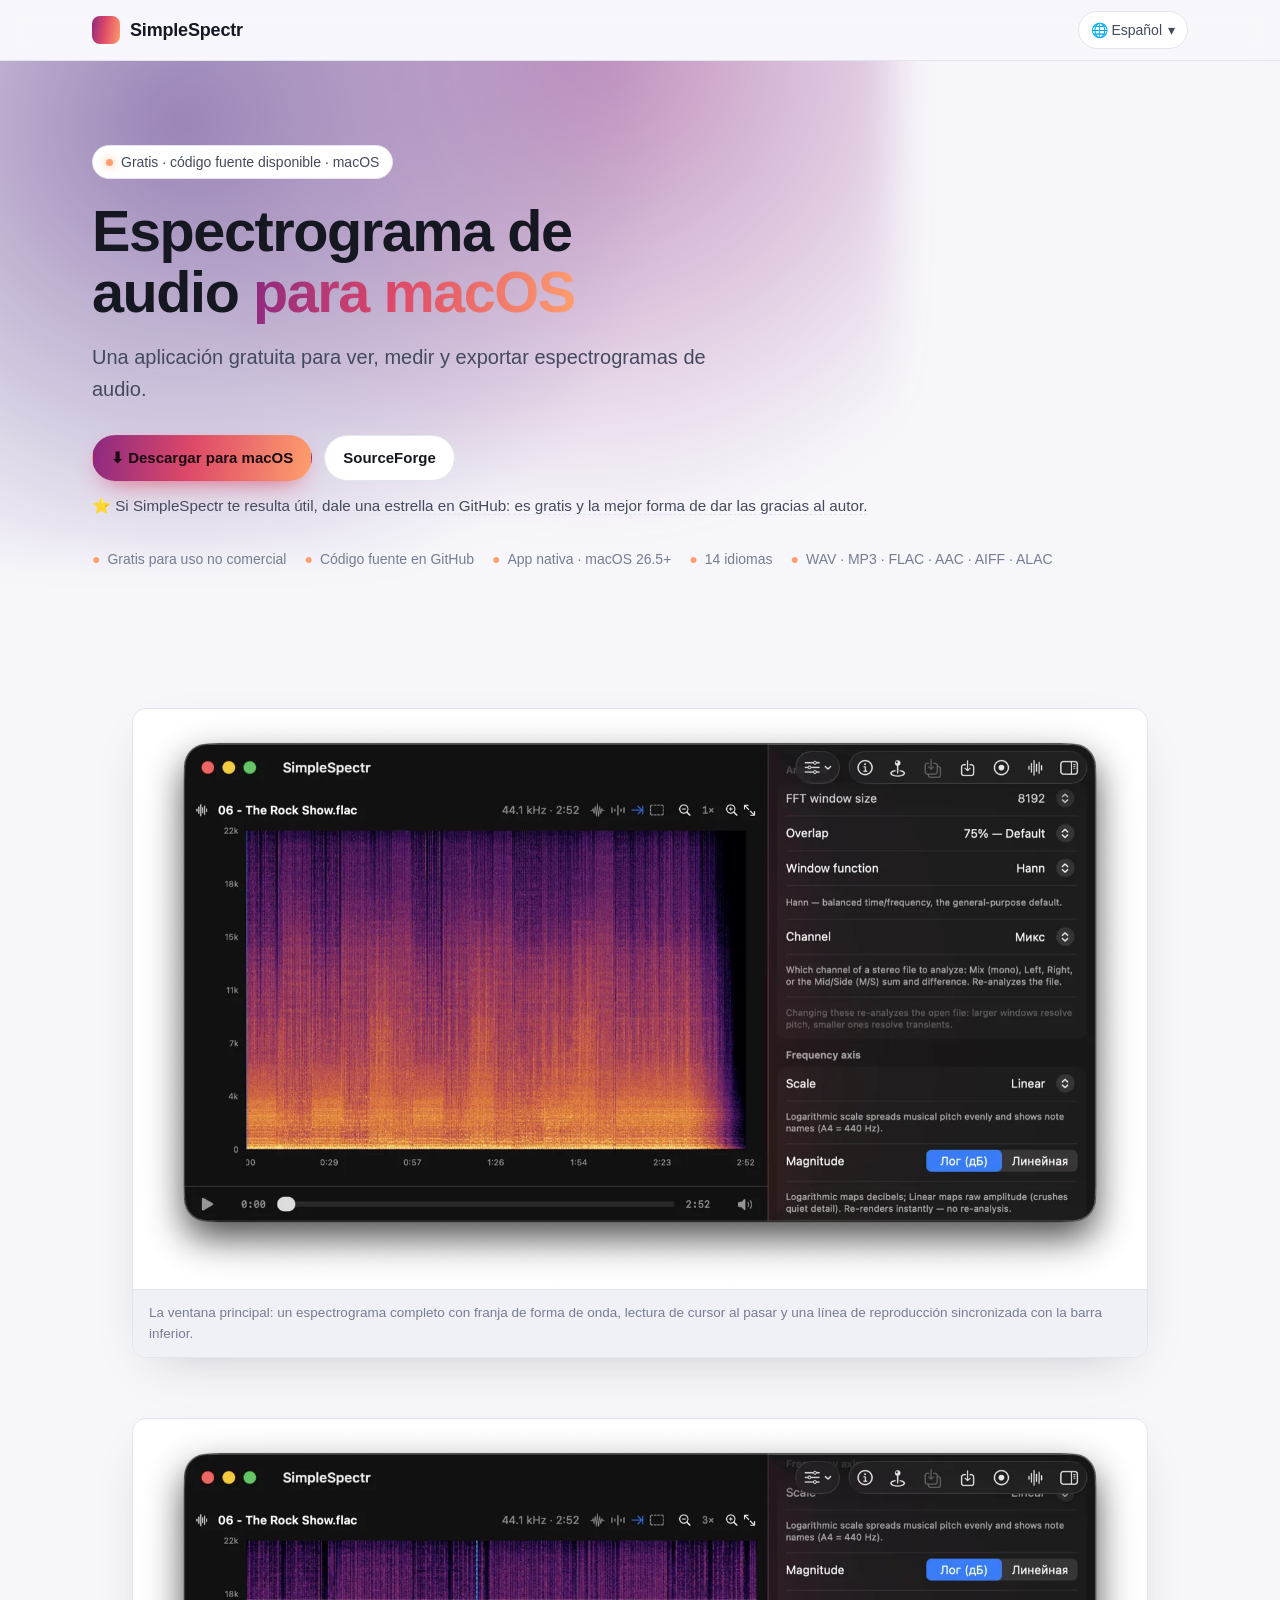
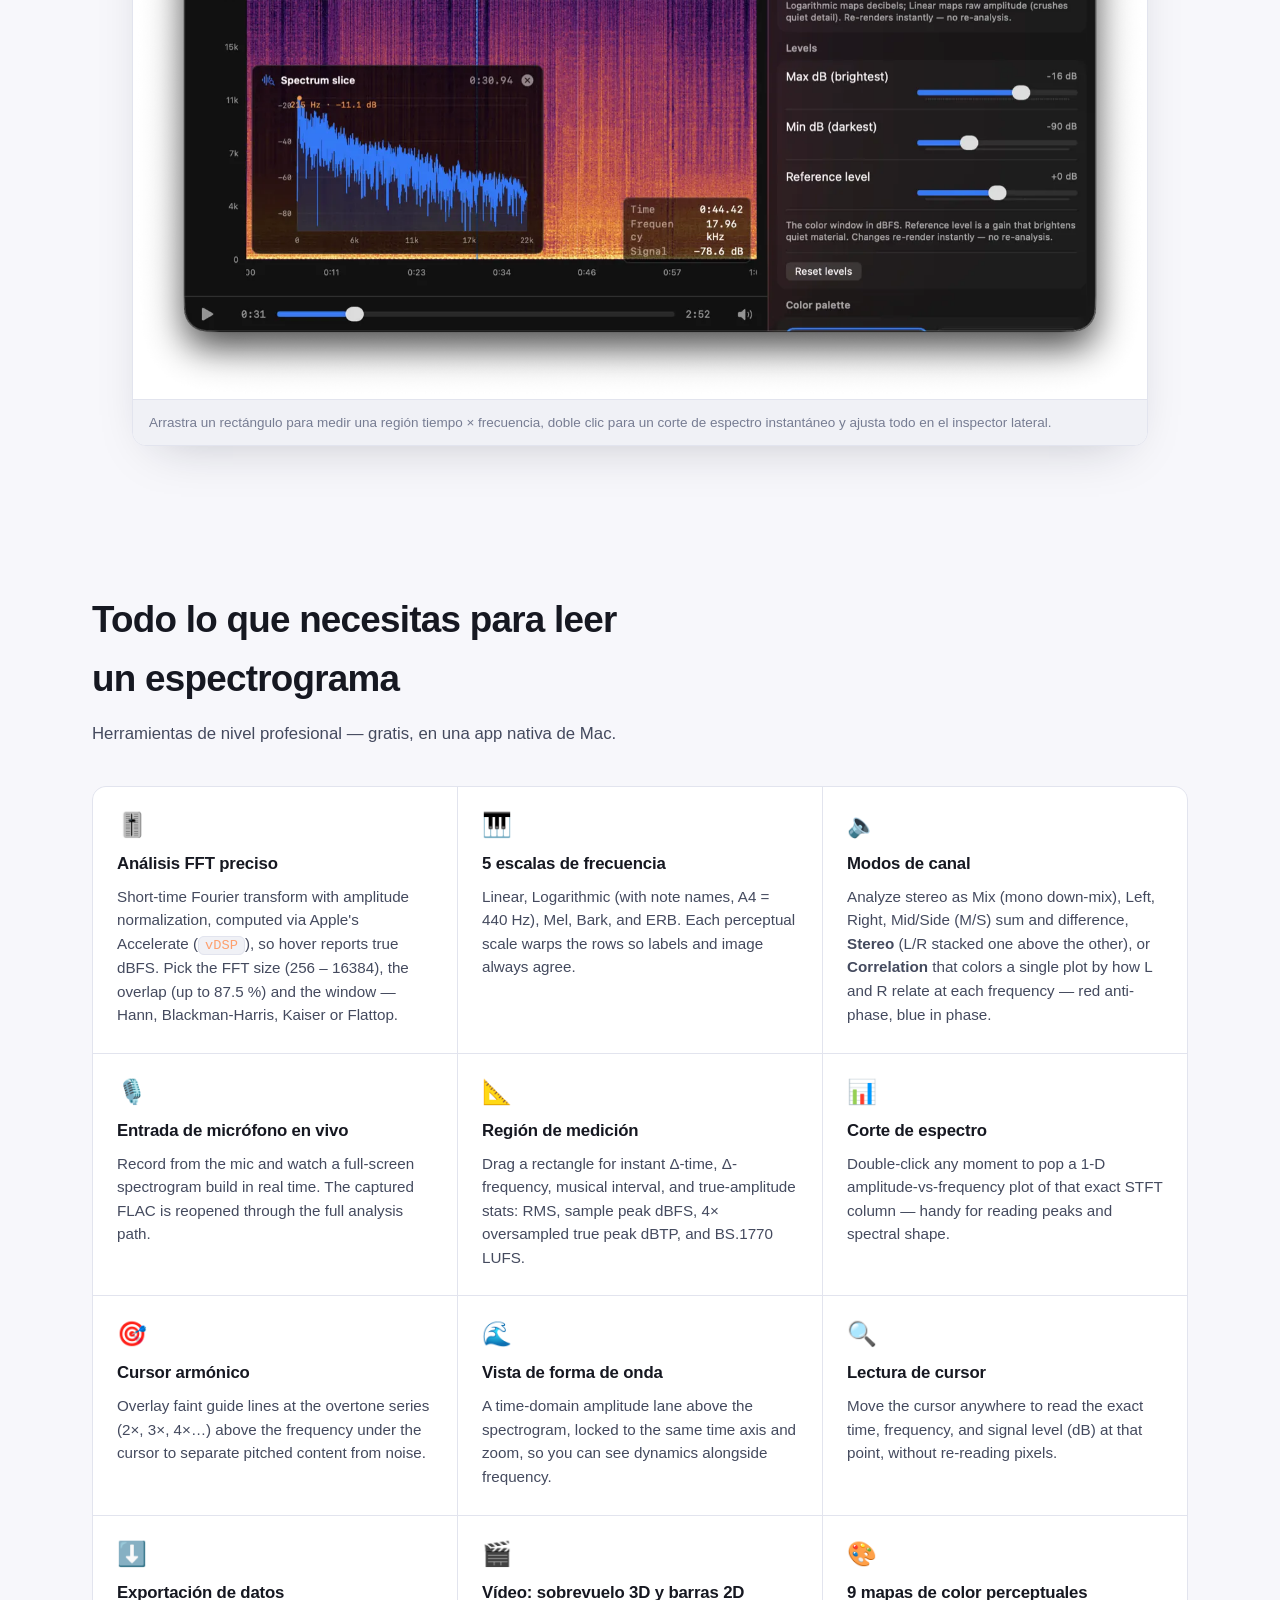
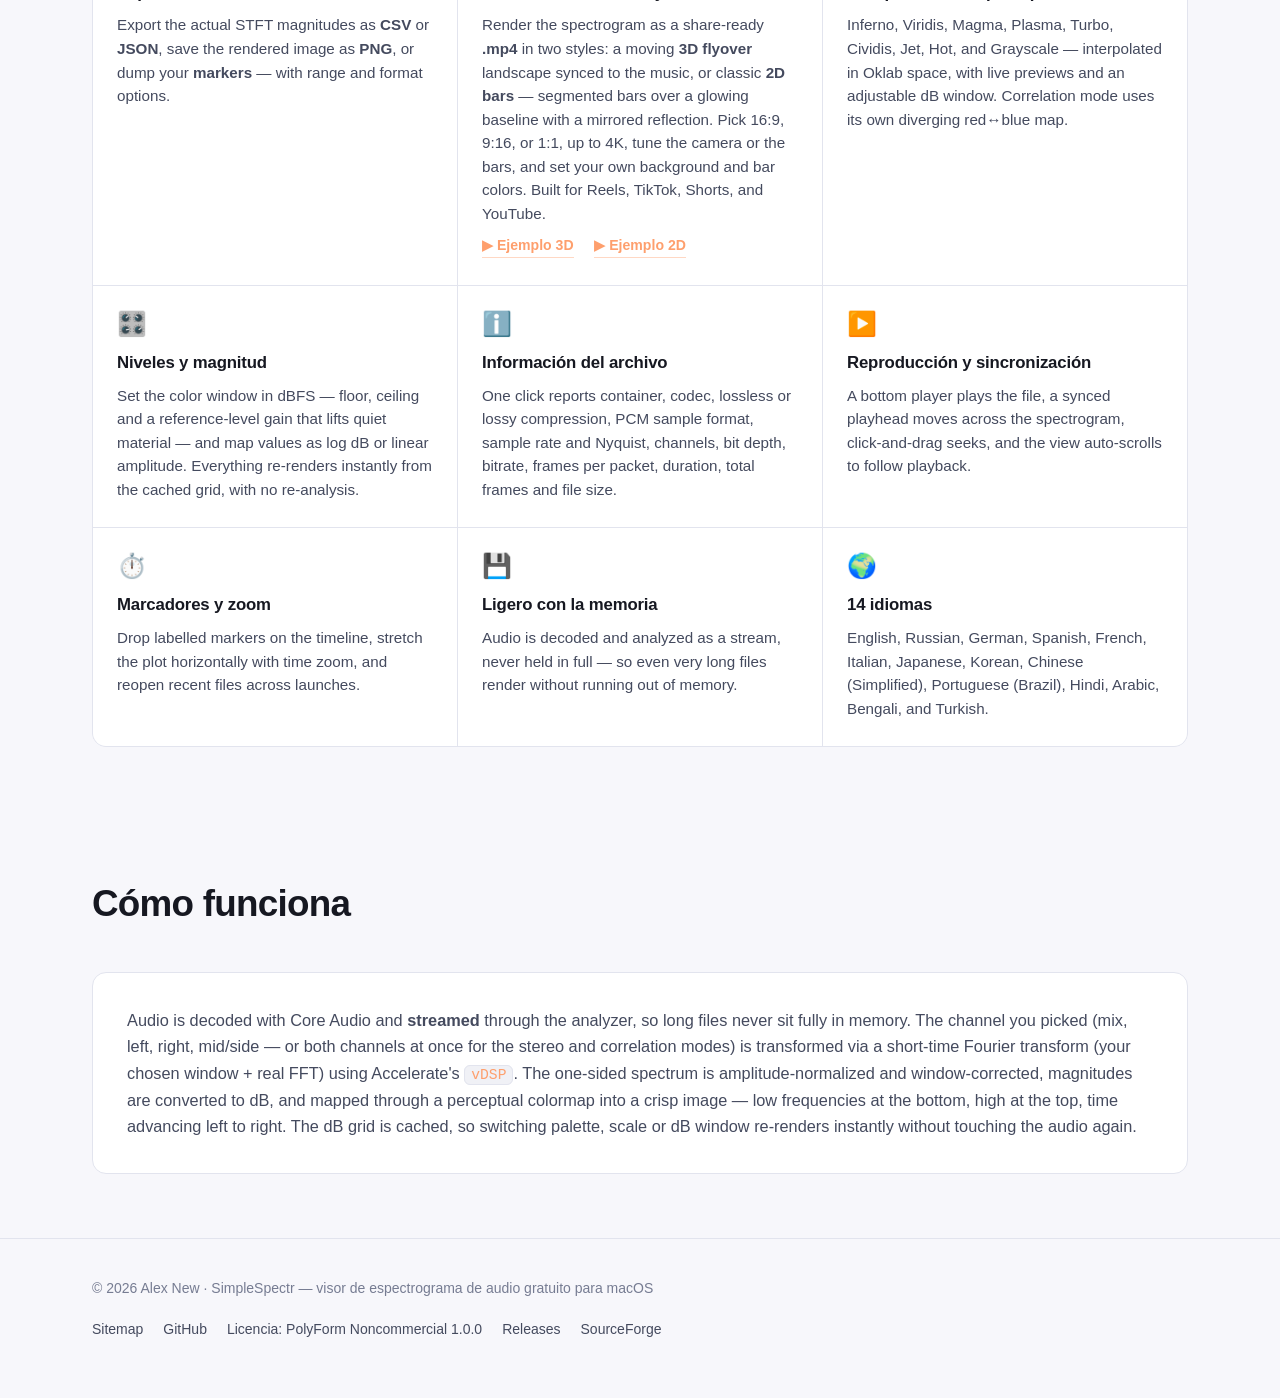
<file: web/es/index.html>
<!DOCTYPE html>
<html lang="es">
<head>
  <meta charset="utf-8">
  <meta name="viewport" content="width=device-width, initial-scale=1">
  <title>SimpleSpectr — Visor de espectrograma de audio gratuito para macOS</title>
  <meta name="description" content="Visor de espectrograma de audio gratuito para macOS, con el código fuente disponible en GitHub. Análisis FFT en tiempo real, 5 escalas de frecuencia, modos de canal, entrada de micrófono en vivo, exportación CSV/JSON, 14 idiomas. Descargar para Mac.">
  <meta name="keywords" content="visor de espectrograma de audio, espectrograma gratuito, espectrograma macOS, analizador de espectro mac, analizador FFT, visualización STFT, análisis de frecuencia de audio, sonograma, software espectrograma">
  <meta name="author" content="Alex New">
  <meta name="theme-color" content="#0c0d12">
  <meta name="robots" content="index, follow, max-image-preview:large, max-snippet:-1, max-video-preview:-1">
  <link rel="canonical" href="https://simplespectr.alexnew.ru/es/">

  <meta property="og:type" content="website">
  <meta property="og:site_name" content="SimpleSpectr">
  <meta property="og:title" content="SimpleSpectr — Visor de espectrograma de audio gratuito para macOS">
  <meta property="og:description" content="Una aplicación de macOS gratuita que convierte cualquier archivo de audio en un espectrograma hermoso y medible. Análisis FFT, micrófono en vivo, 14 idiomas.">
  <meta property="og:url" content="https://simplespectr.alexnew.ru/es/">
  <meta property="og:locale" content="es">
  <meta property="og:image" content="https://simplespectr.alexnew.ru/img/og-image.webp">
  <meta property="og:image:width" content="1200">
  <meta property="og:image:height" content="630">

  <meta name="twitter:card" content="summary_large_image">
  <meta name="twitter:title" content="SimpleSpectr — Visor de espectrograma de audio gratuito para macOS">
  <meta name="twitter:description" content="Una aplicación de macOS gratuita que convierte cualquier archivo de audio en un espectrograma hermoso y medible. Análisis FFT, micrófono en vivo, 14 idiomas.">
  <meta name="twitter:image" content="https://simplespectr.alexnew.ru/img/og-image.webp">

  <link rel="alternate" hreflang="en" href="https://simplespectr.alexnew.ru/">
  <link rel="alternate" hreflang="ru" href="https://simplespectr.alexnew.ru/ru/">
  <link rel="alternate" hreflang="de" href="https://simplespectr.alexnew.ru/de/">
  <link rel="alternate" hreflang="es" href="https://simplespectr.alexnew.ru/es/">
  <link rel="alternate" hreflang="fr" href="https://simplespectr.alexnew.ru/fr/">
  <link rel="alternate" hreflang="it" href="https://simplespectr.alexnew.ru/it/">
  <link rel="alternate" hreflang="ja" href="https://simplespectr.alexnew.ru/ja/">
  <link rel="alternate" hreflang="ko" href="https://simplespectr.alexnew.ru/ko/">
  <link rel="alternate" hreflang="zh-Hans" href="https://simplespectr.alexnew.ru/zh-Hans/">
  <link rel="alternate" hreflang="pt-BR" href="https://simplespectr.alexnew.ru/pt-BR/">
  <link rel="alternate" hreflang="hi" href="https://simplespectr.alexnew.ru/hi/">
  <link rel="alternate" hreflang="ar" href="https://simplespectr.alexnew.ru/ar/">
  <link rel="alternate" hreflang="bn" href="https://simplespectr.alexnew.ru/bn/">
  <link rel="alternate" hreflang="tr" href="https://simplespectr.alexnew.ru/tr/">
  <link rel="alternate" hreflang="x-default" href="https://simplespectr.alexnew.ru/">

  <link rel="icon" type="image/png" sizes="32x32" href="/img/favicon-32.png">
  <link rel="icon" type="image/png" sizes="16x16" href="/img/favicon-16.png">
  <link rel="apple-touch-icon" href="/img/apple-touch-icon.png">
  <link rel="stylesheet" href="../assets/style.css">

  <script type="application/ld+json">
  {
    "@context": "https://schema.org",
    "@type": "SoftwareApplication",
    "name": "SimpleSpectr",
    "operatingSystem": "macOS 26.5+",
    "applicationCategory": "MultimediaApplication",
    "description": "Visor de espectrograma de audio gratuito para macOS, con el código fuente disponible en GitHub. Análisis FFT en tiempo real, múltiples escalas de frecuencia, entrada de micrófono en vivo y exportación de datos en CSV/JSON/PNG.",
    "url": "https://simplespectr.alexnew.ru/es/",
    "downloadUrl": "https://github.com/alexex1993/SimpleSpectr/releases",
    "screenshot": "https://simplespectr.alexnew.ru/img/screenshot-1.webp",
    "inLanguage": ["es","en","ru","de","es","fr","it","ja","ko","zh-Hans","pt-BR","hi","ar","bn","tr"],
    "author": { "@type": "Person", "name": "Alex New", "url": "https://github.com/alexex1993" },
    "softwareVersion": "2.5.8",
    "license": "https://github.com/alexex1993/SimpleSpectr/blob/main/LICENSE",
    "sameAs": [
      "https://github.com/alexex1993/SimpleSpectr",
      "https://sourceforge.net/projects/simplespectr/"
    ],
    "offers": { "@type": "Offer", "price": "0", "priceCurrency": "USD" }
  }
  </script>

  <!-- Structured data: WebSite — declares the site name shown in Google results -->
  <script type="application/ld+json">
  {
    "@context": "https://schema.org",
    "@type": "WebSite",
    "name": "SimpleSpectr",
    "url": "https://simplespectr.alexnew.ru/",
    "inLanguage": "es",
    "publisher": {
      "@type": "Person",
      "name": "Alex New",
      "url": "https://github.com/alexex1993",
      "sameAs": [
        "https://github.com/alexex1993",
        "https://github.com/alexex1993/SimpleSpectr",
        "https://sourceforge.net/projects/simplespectr/"
      ]
    }
  }
  </script>
</head>
<body>

<header class="site-header">
  <div class="container">
    <a class="brand" href="../" aria-label="SimpleSpectr">
      <span class="brand-mark" aria-hidden="true"></span>
      <span>SimpleSpectr</span>
    </a>
    <div class="header-actions">
      <details class="lang-switch">
        <summary>🌐 Español <span aria-hidden="true">▾</span></summary>
        <div class="menu">
          <a href="../" lang="en" hreflang="en">English</a>
          <a href="../ru/" lang="ru" hreflang="ru">Русский</a>
          <a href="../de/" lang="de" hreflang="de">Deutsch</a>
          <a class="current" href="../es/" lang="es" hreflang="es">Español</a>
          <a href="../fr/" lang="fr" hreflang="fr">Français</a>
          <a href="../it/" lang="it" hreflang="it">Italiano</a>
          <a href="../ja/" lang="ja" hreflang="ja">日本語</a>
          <a href="../ko/" lang="ko" hreflang="ko">한국어</a>
          <a href="../zh-Hans/" lang="zh-Hans" hreflang="zh-Hans">简体中文</a>
          <a href="../pt-BR/" lang="pt-BR" hreflang="pt-BR">Português (BR)</a>
          <a href="../hi/" lang="hi" hreflang="hi">हिन्दी</a>
          <a href="../ar/" lang="ar" hreflang="ar" dir="rtl">العربية</a>
          <a href="../bn/" lang="bn" hreflang="bn">বাংলা</a>
          <a href="../tr/" lang="tr" hreflang="tr">Türkçe</a>
        </div>
      </details>
    </div>
  </div>
</header>

<main>
  <section class="hero">
    <div class="container">
      <span class="eyebrow"><span class="dot"></span> Gratis · código fuente disponible · macOS</span>
      <h1>Espectrograma de audio <span class="grad">para macOS</span></h1>
      <p class="lead">Una aplicación gratuita para ver, medir y exportar espectrogramas de audio.</p>
      <div class="hero-cta">
        <a class="btn btn-primary js-download" href="https://github.com/alexex1993/SimpleSpectr/releases" target="_blank" rel="noopener">⬇ Descargar para macOS</a>
        <a class="btn btn-ghost" href="https://sourceforge.net/projects/simplespectr/">SourceForge</a>
      </div>
      <p class="hero-star-note"><a href="https://github.com/alexex1993/SimpleSpectr" target="_blank" rel="noopener">⭐ Si SimpleSpectr te resulta útil, dale una estrella en GitHub: es gratis y la mejor forma de dar las gracias al autor.</a></p>
      <div class="hero-badges">
        <span><span class="pip">●</span> Gratis para uso no comercial</span>
        <span><span class="pip">●</span> Código fuente en GitHub</span>
        <span><span class="pip">●</span> App nativa · macOS 26.5+</span>
        <span><span class="pip">●</span> 14 idiomas</span>
        <span><span class="pip">●</span> WAV · MP3 · FLAC · AAC · AIFF · ALAC</span>
      </div>
    </div>
  </section>

  <section aria-label="Screenshots">
    <div class="container">
      <div class="shots">
        <figure class="shot">
          <picture>
            <source type="image/webp" srcset="../img/screenshot-1.webp">
            <img src="../img/screenshot-1.png" alt="Ventana principal de SimpleSpectr mostrando un espectrograma de audio colorido con eje de frecuencias a la izquierda, eje de tiempo abajo, una franja de forma de onda y un cursor de reproducción sincronizado." loading="eager" width="1600" height="915">
          </picture>
          <figcaption>La ventana principal: un espectrograma completo con franja de forma de onda, lectura de cursor al pasar y una línea de reproducción sincronizada con la barra inferior.</figcaption>
        </figure>
        <figure class="shot">
          <picture>
            <source type="image/webp" srcset="../img/screenshot-2.webp">
            <img src="../img/screenshot-2.png" alt="SimpleSpectr con una región de medición seleccionada, el panel de corte de espectro abierto y el inspector de ajustes." loading="lazy" width="1600" height="915">
          </picture>
          <figcaption>Arrastra un rectángulo para medir una región tiempo × frecuencia, doble clic para un corte de espectro instantáneo y ajusta todo en el inspector lateral.</figcaption>
        </figure>
      </div>
    </div>
  </section>

  <section id="features" aria-label="Features">
    <div class="container">
      <div class="section-head">
        <h2>Todo lo que necesitas para leer un espectrograma</h2>
        <p>Herramientas de nivel profesional — gratis, en una app nativa de Mac.</p>
      </div>
      <div class="features">
        <div class="feature">
          <div class="ico" aria-hidden="true">🎚️</div>
          <h3>Análisis FFT preciso</h3>
          <p>Short-time Fourier transform with amplitude normalization, computed via Apple's Accelerate (<span class="inline-code">vDSP</span>), so hover reports true dBFS. Pick the FFT size (256 – 16384), the overlap (up to 87.5 %) and the window — Hann, Blackman-Harris, Kaiser or Flattop.</p>
        </div>
        <div class="feature">
          <div class="ico" aria-hidden="true">🎹</div>
          <h3>5 escalas de frecuencia</h3>
          <p>Linear, Logarithmic (with note names, A4 = 440 Hz), Mel, Bark, and ERB. Each perceptual scale warps the rows so labels and image always agree.</p>
        </div>
        <div class="feature">
          <div class="ico" aria-hidden="true">🔈</div>
          <h3>Modos de canal</h3>
          <p>Analyze stereo as Mix (mono down-mix), Left, Right, Mid/Side (M/S) sum and difference, <strong>Stereo</strong> (L/R stacked one above the other), or <strong>Correlation</strong> that colors a single plot by how L and R relate at each frequency — red anti-phase, blue in phase.</p>
        </div>
        <div class="feature">
          <div class="ico" aria-hidden="true">🎙️</div>
          <h3>Entrada de micrófono en vivo</h3>
          <p>Record from the mic and watch a full-screen spectrogram build in real time. The captured FLAC is reopened through the full analysis path.</p>
        </div>
        <div class="feature">
          <div class="ico" aria-hidden="true">📐</div>
          <h3>Región de medición</h3>
          <p>Drag a rectangle for instant Δ-time, Δ-frequency, musical interval, and true-amplitude stats: RMS, sample peak dBFS, 4× oversampled true peak dBTP, and BS.1770 LUFS.</p>
        </div>
        <div class="feature">
          <div class="ico" aria-hidden="true">📊</div>
          <h3>Corte de espectro</h3>
          <p>Double-click any moment to pop a 1-D amplitude-vs-frequency plot of that exact STFT column — handy for reading peaks and spectral shape.</p>
        </div>
        <div class="feature">
          <div class="ico" aria-hidden="true">🎯</div>
          <h3>Cursor armónico</h3>
          <p>Overlay faint guide lines at the overtone series (2×, 3×, 4×…) above the frequency under the cursor to separate pitched content from noise.</p>
        </div>
        <div class="feature">
          <div class="ico" aria-hidden="true">🌊</div>
          <h3>Vista de forma de onda</h3>
          <p>A time-domain amplitude lane above the spectrogram, locked to the same time axis and zoom, so you can see dynamics alongside frequency.</p>
        </div>
        <div class="feature">
          <div class="ico" aria-hidden="true">🔍</div>
          <h3>Lectura de cursor</h3>
          <p>Move the cursor anywhere to read the exact time, frequency, and signal level (dB) at that point, without re-reading pixels.</p>
        </div>
        <div class="feature">
          <div class="ico" aria-hidden="true">⬇️</div>
          <h3>Exportación de datos</h3>
          <p>Export the actual STFT magnitudes as <strong>CSV</strong> or <strong>JSON</strong>, save the rendered image as <strong>PNG</strong>, or dump your <strong>markers</strong> — with range and format options.</p>
        </div>
        <div class="feature">
          <div class="ico" aria-hidden="true">🎬</div>
          <h3>Vídeo: sobrevuelo 3D y barras 2D</h3>
          <p>Render the spectrogram as a share-ready <strong>.mp4</strong> in two styles: a moving <strong>3D flyover</strong> landscape synced to the music, or classic <strong>2D bars</strong> — segmented bars over a glowing baseline with a mirrored reflection. Pick 16:9, 9:16, or 1:1, up to 4K, tune the camera or the bars, and set your own background and bar colors. Built for Reels, TikTok, Shorts, and YouTube.</p>
          <a class="video-link" href="https://www.youtube.com/shorts/2R7Y4tpET7c" target="_blank" rel="noopener">▶ Ejemplo 3D</a>
          <a class="video-link" href="https://www.youtube.com/shorts/9IhbY1iPCmg" target="_blank" rel="noopener">▶ Ejemplo 2D</a>
        </div>
        <div class="feature">
          <div class="ico" aria-hidden="true">🎨</div>
          <h3>9 mapas de color perceptuales</h3>
          <p>Inferno, Viridis, Magma, Plasma, Turbo, Cividis, Jet, Hot, and Grayscale — interpolated in Oklab space, with live previews and an adjustable dB window. Correlation mode uses its own diverging red↔blue map.</p>
        </div>
        <div class="feature">
          <div class="ico" aria-hidden="true">🎛️</div>
          <h3>Niveles y magnitud</h3>
          <p>Set the color window in dBFS — floor, ceiling and a reference-level gain that lifts quiet material — and map values as log dB or linear amplitude. Everything re-renders instantly from the cached grid, with no re-analysis.</p>
        </div>
        <div class="feature">
          <div class="ico" aria-hidden="true">ℹ️</div>
          <h3>Información del archivo</h3>
          <p>One click reports container, codec, lossless or lossy compression, PCM sample format, sample rate and Nyquist, channels, bit depth, bitrate, frames per packet, duration, total frames and file size.</p>
        </div>
        <div class="feature">
          <div class="ico" aria-hidden="true">▶️</div>
          <h3>Reproducción y sincronización</h3>
          <p>A bottom player plays the file, a synced playhead moves across the spectrogram, click-and-drag seeks, and the view auto-scrolls to follow playback.</p>
        </div>
        <div class="feature">
          <div class="ico" aria-hidden="true">⏱️</div>
          <h3>Marcadores y zoom</h3>
          <p>Drop labelled markers on the timeline, stretch the plot horizontally with time zoom, and reopen recent files across launches.</p>
        </div>
        <div class="feature">
          <div class="ico" aria-hidden="true">💾</div>
          <h3>Ligero con la memoria</h3>
          <p>Audio is decoded and analyzed as a stream, never held in full — so even very long files render without running out of memory.</p>
        </div>
        <div class="feature">
          <div class="ico" aria-hidden="true">🌍</div>
          <h3>14 idiomas</h3>
          <p>English, Russian, German, Spanish, French, Italian, Japanese, Korean, Chinese (Simplified), Portuguese (Brazil), Hindi, Arabic, Bengali, and Turkish.</p>
        </div>
      </div>
    </div>
  </section>

  <section aria-label="How it works">
    <div class="container">
      <div class="section-head">
        <h2>Cómo funciona</h2>
      </div>
      <div class="howto">
        <p>Audio is decoded with Core Audio and <strong>streamed</strong> through the analyzer, so long files never sit fully in memory. The channel you picked (mix, left, right, mid/side — or both channels at once for the stereo and correlation modes) is transformed via a short-time Fourier transform (your chosen window + real FFT) using Accelerate's <span class="inline-code">vDSP</span>. The one-sided spectrum is amplitude-normalized and window-corrected, magnitudes are converted to dB, and mapped through a perceptual colormap into a crisp image — low frequencies at the bottom, high at the top, time advancing left to right. The dB grid is cached, so switching palette, scale or dB window re-renders instantly without touching the audio again.</p>
      </div>
    </div>
  </section>
</main>

<footer class="site-footer">
  <div class="container">
    <div>© <span id="year">2026</span> Alex New · SimpleSpectr — visor de espectrograma de audio gratuito para macOS</div>
    <div class="footer-links">
      <a href="../sitemap.xml">Sitemap</a>
      <a href="https://github.com/alexex1993/SimpleSpectr">GitHub</a>
      <a href="https://github.com/alexex1993/SimpleSpectr/blob/main/LICENSE">Licencia: PolyForm Noncommercial 1.0.0</a>
      <a href="https://github.com/alexex1993/SimpleSpectr/releases">Releases</a>
      <a href="https://sourceforge.net/projects/simplespectr/">SourceForge</a>
    </div>
  </div>
</footer>


<script>document.getElementById("year").textContent = new Date().getFullYear();</script>
</body>
</html>
</file>
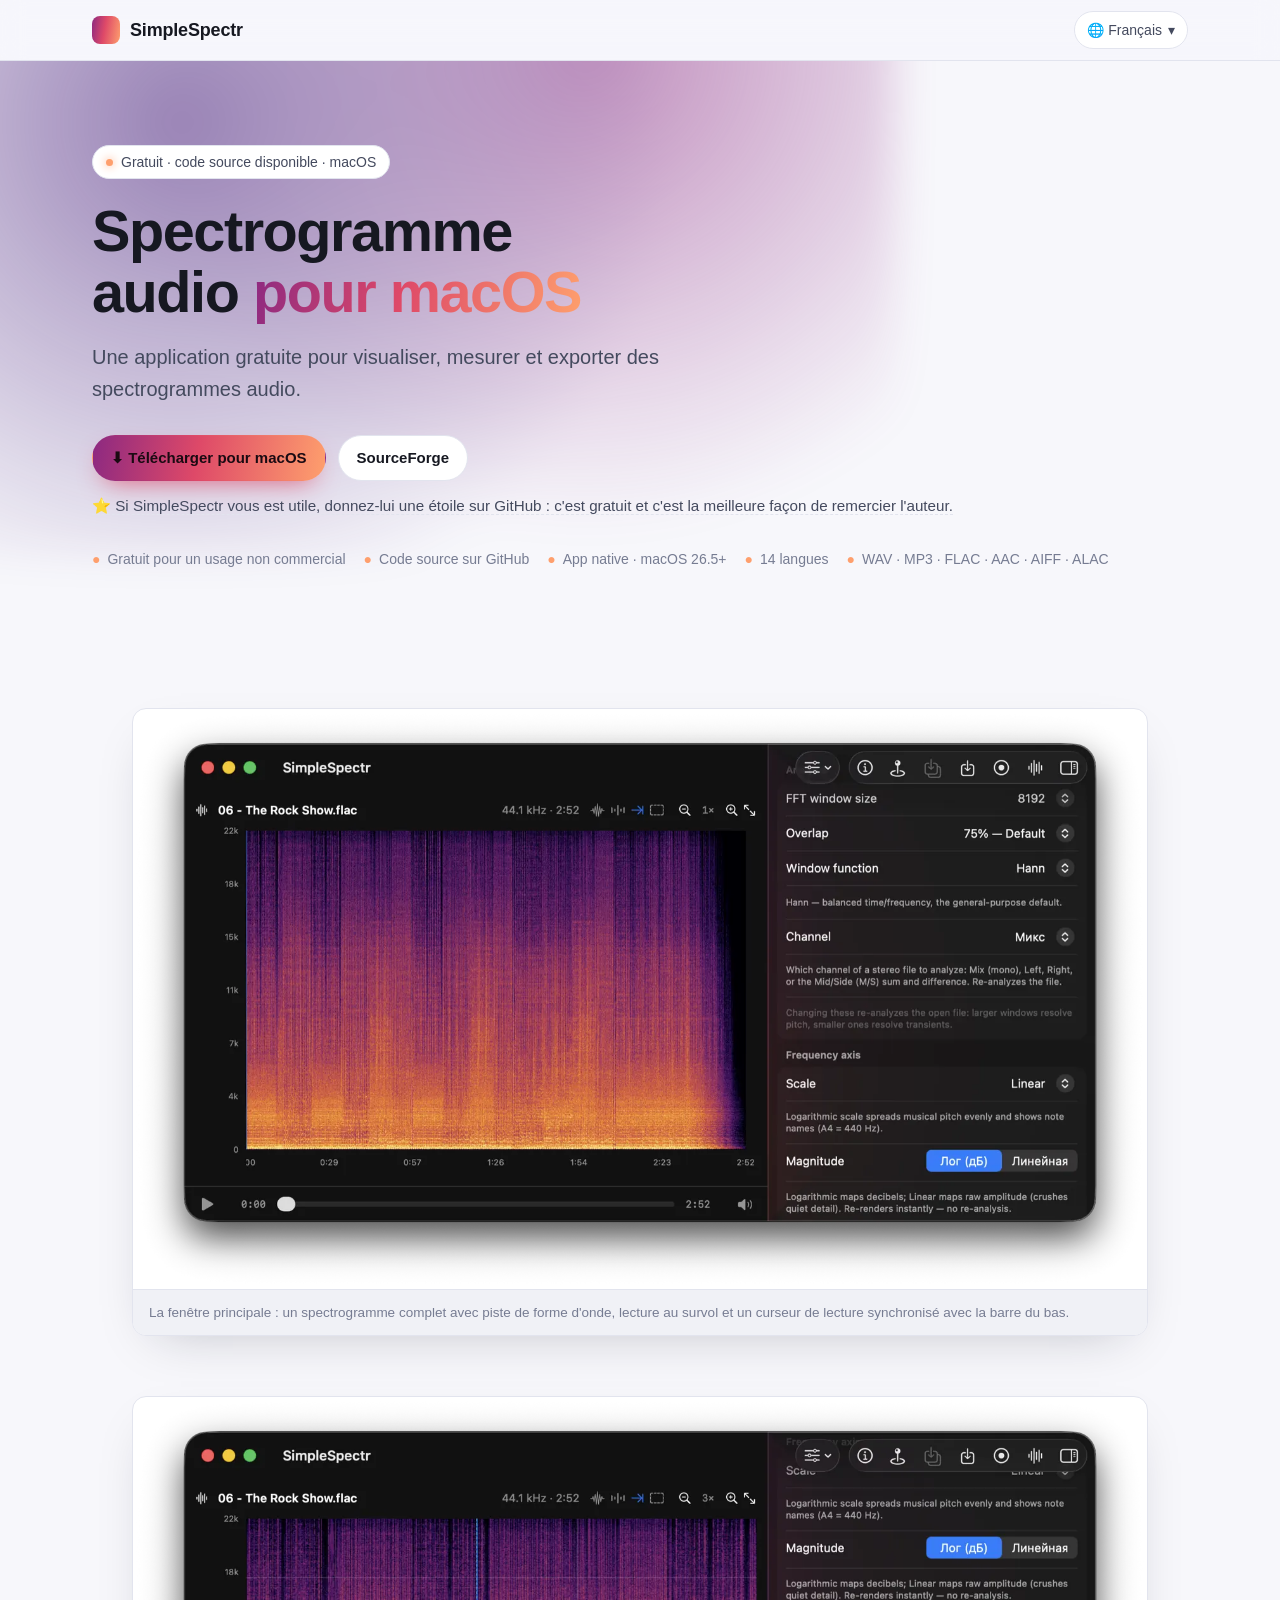
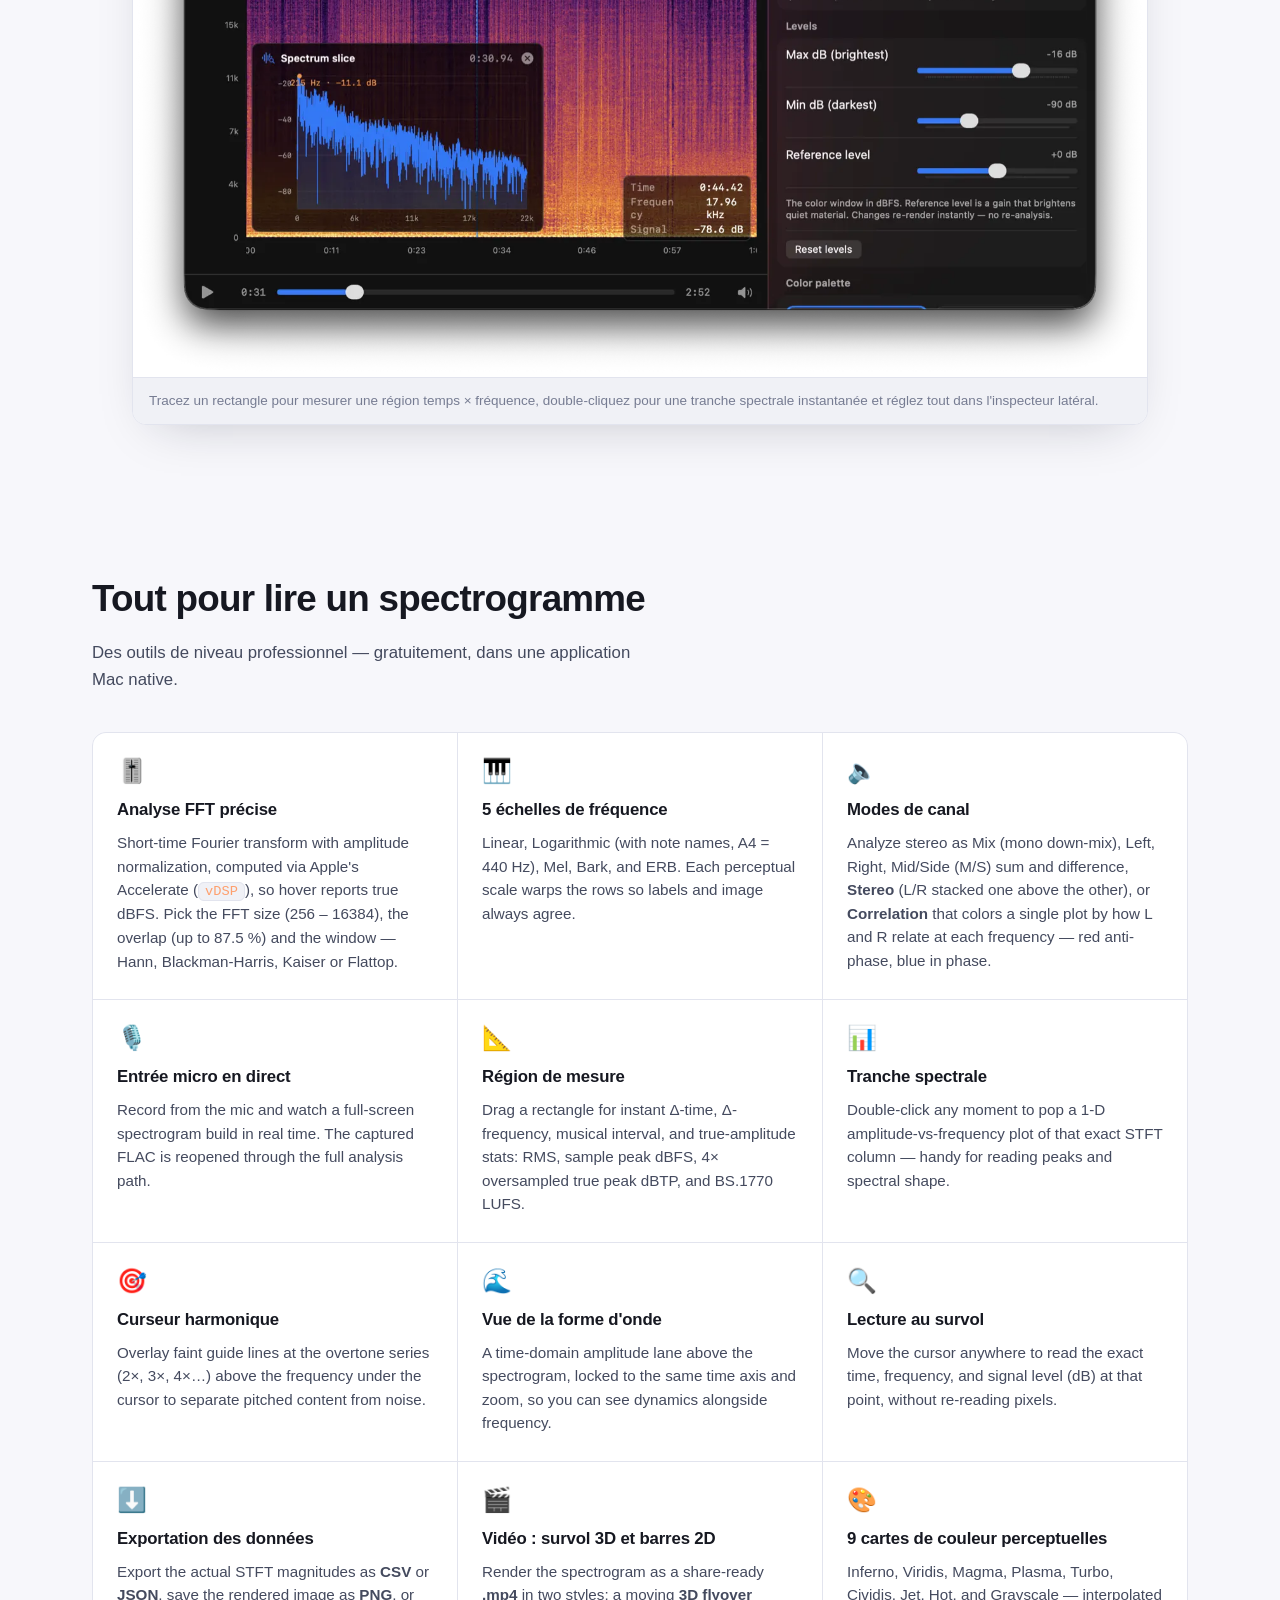
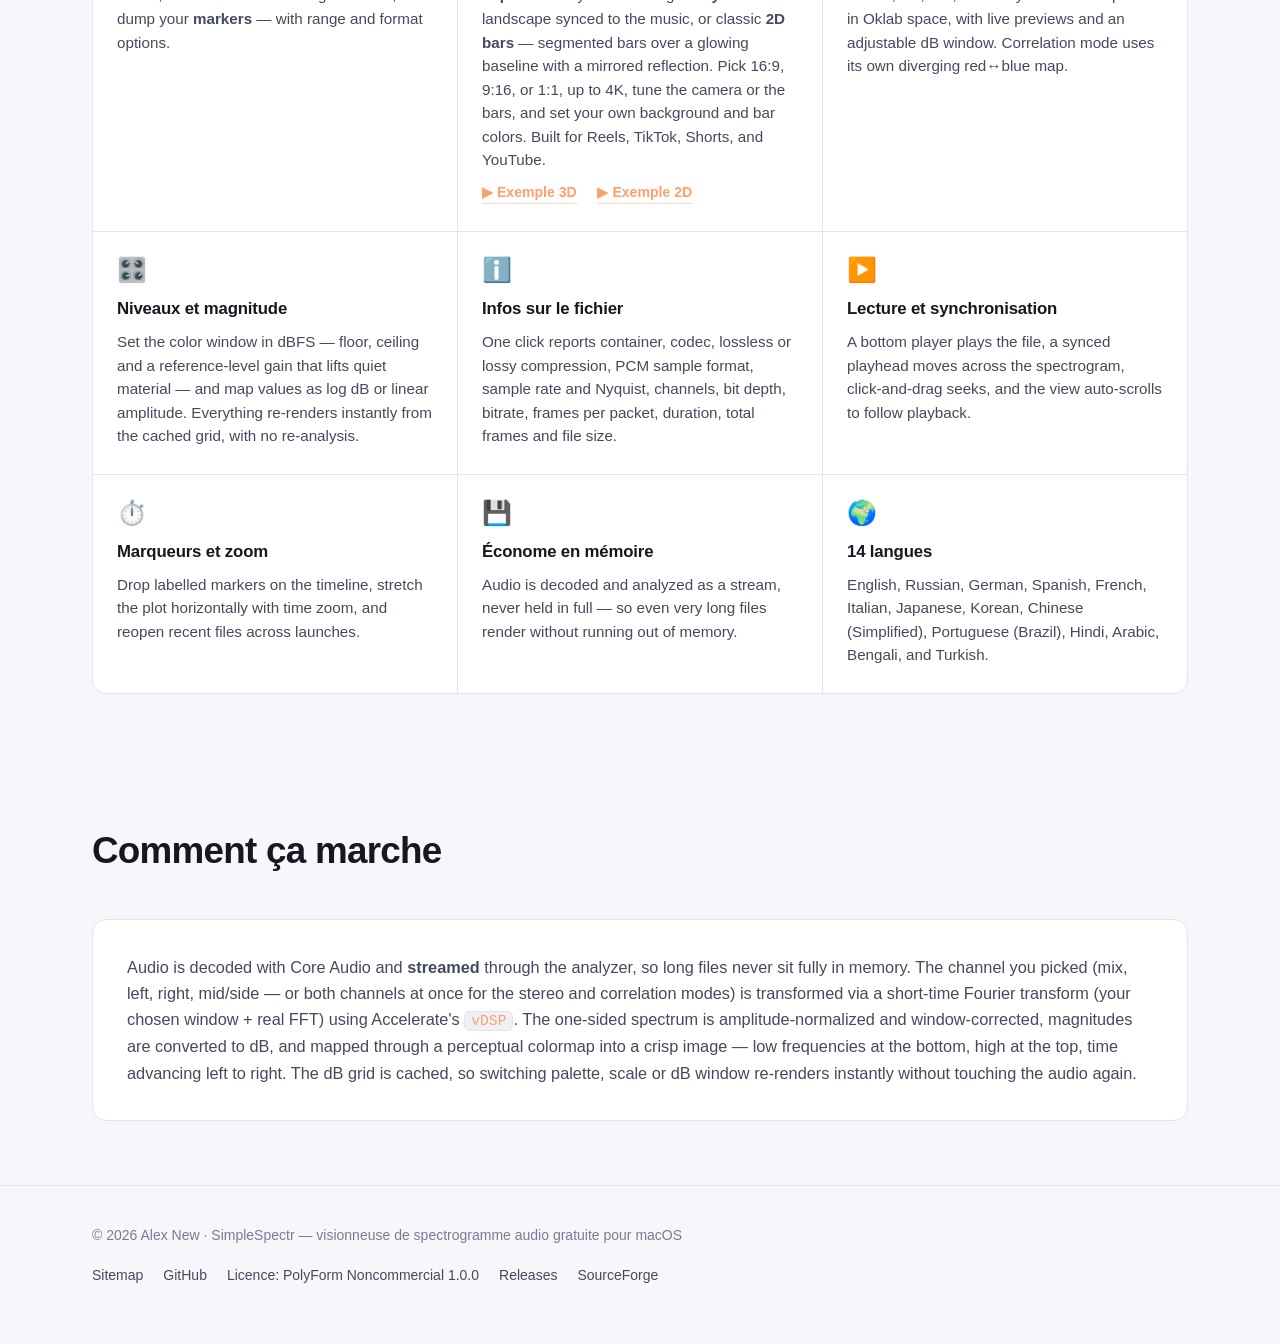
<file: web/fr/index.html>
<!DOCTYPE html>
<html lang="fr">
<head>
  <meta charset="utf-8">
  <meta name="viewport" content="width=device-width, initial-scale=1">
  <title>SimpleSpectr — Visionneuse de spectrogramme audio gratuite pour macOS</title>
  <meta name="description" content="Visionneuse de spectrogramme audio gratuite pour macOS, code source disponible sur GitHub. Analyse FFT en temps réel, 5 échelles de fréquence, modes de canal, entrée micro en direct, export CSV/JSON, 14 langues. Télécharger pour Mac.">
  <meta name="keywords" content="visionneuse spectrogramme audio, spectrogramme gratuit, spectrogramme macOS, analyseur de spectre mac, analyseur FFT, visualisation STFT, analyse fréquence audio, sonogramme, logiciel spectrogramme">
  <meta name="author" content="Alex New">
  <meta name="theme-color" content="#0c0d12">
  <meta name="robots" content="index, follow, max-image-preview:large, max-snippet:-1, max-video-preview:-1">
  <link rel="canonical" href="https://simplespectr.alexnew.ru/fr/">

  <meta property="og:type" content="website">
  <meta property="og:site_name" content="SimpleSpectr">
  <meta property="og:title" content="SimpleSpectr — Visionneuse de spectrogramme audio gratuite pour macOS">
  <meta property="og:description" content="Une application macOS gratuite qui transforme tout fichier audio en un spectrogramme magnifique et mesurable. Analyse FFT, micro en direct, 14 langues.">
  <meta property="og:url" content="https://simplespectr.alexnew.ru/fr/">
  <meta property="og:locale" content="fr">
  <meta property="og:image" content="https://simplespectr.alexnew.ru/img/og-image.webp">
  <meta property="og:image:width" content="1200">
  <meta property="og:image:height" content="630">

  <meta name="twitter:card" content="summary_large_image">
  <meta name="twitter:title" content="SimpleSpectr — Visionneuse de spectrogramme audio gratuite pour macOS">
  <meta name="twitter:description" content="Une application macOS gratuite qui transforme tout fichier audio en un spectrogramme magnifique et mesurable. Analyse FFT, micro en direct, 14 langues.">
  <meta name="twitter:image" content="https://simplespectr.alexnew.ru/img/og-image.webp">

  <link rel="alternate" hreflang="en" href="https://simplespectr.alexnew.ru/">
  <link rel="alternate" hreflang="ru" href="https://simplespectr.alexnew.ru/ru/">
  <link rel="alternate" hreflang="de" href="https://simplespectr.alexnew.ru/de/">
  <link rel="alternate" hreflang="es" href="https://simplespectr.alexnew.ru/es/">
  <link rel="alternate" hreflang="fr" href="https://simplespectr.alexnew.ru/fr/">
  <link rel="alternate" hreflang="it" href="https://simplespectr.alexnew.ru/it/">
  <link rel="alternate" hreflang="ja" href="https://simplespectr.alexnew.ru/ja/">
  <link rel="alternate" hreflang="ko" href="https://simplespectr.alexnew.ru/ko/">
  <link rel="alternate" hreflang="zh-Hans" href="https://simplespectr.alexnew.ru/zh-Hans/">
  <link rel="alternate" hreflang="pt-BR" href="https://simplespectr.alexnew.ru/pt-BR/">
  <link rel="alternate" hreflang="hi" href="https://simplespectr.alexnew.ru/hi/">
  <link rel="alternate" hreflang="ar" href="https://simplespectr.alexnew.ru/ar/">
  <link rel="alternate" hreflang="bn" href="https://simplespectr.alexnew.ru/bn/">
  <link rel="alternate" hreflang="tr" href="https://simplespectr.alexnew.ru/tr/">
  <link rel="alternate" hreflang="x-default" href="https://simplespectr.alexnew.ru/">

  <link rel="icon" type="image/png" sizes="32x32" href="/img/favicon-32.png">
  <link rel="icon" type="image/png" sizes="16x16" href="/img/favicon-16.png">
  <link rel="apple-touch-icon" href="/img/apple-touch-icon.png">
  <link rel="stylesheet" href="../assets/style.css">

  <script type="application/ld+json">
  {
    "@context": "https://schema.org",
    "@type": "SoftwareApplication",
    "name": "SimpleSpectr",
    "operatingSystem": "macOS 26.5+",
    "applicationCategory": "MultimediaApplication",
    "description": "Visionneuse de spectrogramme audio gratuite pour macOS, code source disponible sur GitHub. Analyse FFT en temps réel, plusieurs échelles de fréquence, entrée micro en direct et export de données en CSV/JSON/PNG.",
    "url": "https://simplespectr.alexnew.ru/fr/",
    "downloadUrl": "https://github.com/alexex1993/SimpleSpectr/releases",
    "screenshot": "https://simplespectr.alexnew.ru/img/screenshot-1.webp",
    "inLanguage": ["fr","en","ru","de","es","fr","it","ja","ko","zh-Hans","pt-BR","hi","ar","bn","tr"],
    "author": { "@type": "Person", "name": "Alex New", "url": "https://github.com/alexex1993" },
    "softwareVersion": "2.5.8",
    "license": "https://github.com/alexex1993/SimpleSpectr/blob/main/LICENSE",
    "sameAs": [
      "https://github.com/alexex1993/SimpleSpectr",
      "https://sourceforge.net/projects/simplespectr/"
    ],
    "offers": { "@type": "Offer", "price": "0", "priceCurrency": "USD" }
  }
  </script>

  <!-- Structured data: WebSite — declares the site name shown in Google results -->
  <script type="application/ld+json">
  {
    "@context": "https://schema.org",
    "@type": "WebSite",
    "name": "SimpleSpectr",
    "url": "https://simplespectr.alexnew.ru/",
    "inLanguage": "fr",
    "publisher": {
      "@type": "Person",
      "name": "Alex New",
      "url": "https://github.com/alexex1993",
      "sameAs": [
        "https://github.com/alexex1993",
        "https://github.com/alexex1993/SimpleSpectr",
        "https://sourceforge.net/projects/simplespectr/"
      ]
    }
  }
  </script>
</head>
<body>

<header class="site-header">
  <div class="container">
    <a class="brand" href="../" aria-label="SimpleSpectr">
      <span class="brand-mark" aria-hidden="true"></span>
      <span>SimpleSpectr</span>
    </a>
    <div class="header-actions">
      <details class="lang-switch">
        <summary>🌐 Français <span aria-hidden="true">▾</span></summary>
        <div class="menu">
          <a href="../" lang="en" hreflang="en">English</a>
          <a href="../ru/" lang="ru" hreflang="ru">Русский</a>
          <a href="../de/" lang="de" hreflang="de">Deutsch</a>
          <a href="../es/" lang="es" hreflang="es">Español</a>
          <a class="current" href="../fr/" lang="fr" hreflang="fr">Français</a>
          <a href="../it/" lang="it" hreflang="it">Italiano</a>
          <a href="../ja/" lang="ja" hreflang="ja">日本語</a>
          <a href="../ko/" lang="ko" hreflang="ko">한국어</a>
          <a href="../zh-Hans/" lang="zh-Hans" hreflang="zh-Hans">简体中文</a>
          <a href="../pt-BR/" lang="pt-BR" hreflang="pt-BR">Português (BR)</a>
          <a href="../hi/" lang="hi" hreflang="hi">हिन्दी</a>
          <a href="../ar/" lang="ar" hreflang="ar" dir="rtl">العربية</a>
          <a href="../bn/" lang="bn" hreflang="bn">বাংলা</a>
          <a href="../tr/" lang="tr" hreflang="tr">Türkçe</a>
        </div>
      </details>
    </div>
  </div>
</header>

<main>
  <section class="hero">
    <div class="container">
      <span class="eyebrow"><span class="dot"></span> Gratuit · code source disponible · macOS</span>
      <h1>Spectrogramme audio <span class="grad">pour macOS</span></h1>
      <p class="lead">Une application gratuite pour visualiser, mesurer et exporter des spectrogrammes audio.</p>
      <div class="hero-cta">
        <a class="btn btn-primary js-download" href="https://github.com/alexex1993/SimpleSpectr/releases" target="_blank" rel="noopener">⬇ Télécharger pour macOS</a>
        <a class="btn btn-ghost" href="https://sourceforge.net/projects/simplespectr/">SourceForge</a>
      </div>
      <p class="hero-star-note"><a href="https://github.com/alexex1993/SimpleSpectr" target="_blank" rel="noopener">⭐ Si SimpleSpectr vous est utile, donnez-lui une étoile sur GitHub : c'est gratuit et c'est la meilleure façon de remercier l'auteur.</a></p>
      <div class="hero-badges">
        <span><span class="pip">●</span> Gratuit pour un usage non commercial</span>
        <span><span class="pip">●</span> Code source sur GitHub</span>
        <span><span class="pip">●</span> App native · macOS 26.5+</span>
        <span><span class="pip">●</span> 14 langues</span>
        <span><span class="pip">●</span> WAV · MP3 · FLAC · AAC · AIFF · ALAC</span>
      </div>
    </div>
  </section>

  <section aria-label="Screenshots">
    <div class="container">
      <div class="shots">
        <figure class="shot">
          <picture>
            <source type="image/webp" srcset="../img/screenshot-1.webp">
            <img src="../img/screenshot-1.png" alt="Fenêtre principale de SimpleSpectr affichant un spectrogramme audio coloré, axe des fréquences à gauche, axe du temps en bas, une piste de forme d'onde et un curseur de lecture synchronisé." loading="eager" width="1600" height="915">
          </picture>
          <figcaption>La fenêtre principale : un spectrogramme complet avec piste de forme d'onde, lecture au survol et un curseur de lecture synchronisé avec la barre du bas.</figcaption>
        </figure>
        <figure class="shot">
          <picture>
            <source type="image/webp" srcset="../img/screenshot-2.webp">
            <img src="../img/screenshot-2.png" alt="SimpleSpectr avec une région de mesure sélectionnée, le panneau de tranche spectrale ouvert et l'inspecteur de réglages." loading="lazy" width="1600" height="915">
          </picture>
          <figcaption>Tracez un rectangle pour mesurer une région temps × fréquence, double-cliquez pour une tranche spectrale instantanée et réglez tout dans l'inspecteur latéral.</figcaption>
        </figure>
      </div>
    </div>
  </section>

  <section id="features" aria-label="Features">
    <div class="container">
      <div class="section-head">
        <h2>Tout pour lire un spectrogramme</h2>
        <p>Des outils de niveau professionnel — gratuitement, dans une application Mac native.</p>
      </div>
      <div class="features">
        <div class="feature">
          <div class="ico" aria-hidden="true">🎚️</div>
          <h3>Analyse FFT précise</h3>
          <p>Short-time Fourier transform with amplitude normalization, computed via Apple's Accelerate (<span class="inline-code">vDSP</span>), so hover reports true dBFS. Pick the FFT size (256 – 16384), the overlap (up to 87.5 %) and the window — Hann, Blackman-Harris, Kaiser or Flattop.</p>
        </div>
        <div class="feature">
          <div class="ico" aria-hidden="true">🎹</div>
          <h3>5 échelles de fréquence</h3>
          <p>Linear, Logarithmic (with note names, A4 = 440 Hz), Mel, Bark, and ERB. Each perceptual scale warps the rows so labels and image always agree.</p>
        </div>
        <div class="feature">
          <div class="ico" aria-hidden="true">🔈</div>
          <h3>Modes de canal</h3>
          <p>Analyze stereo as Mix (mono down-mix), Left, Right, Mid/Side (M/S) sum and difference, <strong>Stereo</strong> (L/R stacked one above the other), or <strong>Correlation</strong> that colors a single plot by how L and R relate at each frequency — red anti-phase, blue in phase.</p>
        </div>
        <div class="feature">
          <div class="ico" aria-hidden="true">🎙️</div>
          <h3>Entrée micro en direct</h3>
          <p>Record from the mic and watch a full-screen spectrogram build in real time. The captured FLAC is reopened through the full analysis path.</p>
        </div>
        <div class="feature">
          <div class="ico" aria-hidden="true">📐</div>
          <h3>Région de mesure</h3>
          <p>Drag a rectangle for instant Δ-time, Δ-frequency, musical interval, and true-amplitude stats: RMS, sample peak dBFS, 4× oversampled true peak dBTP, and BS.1770 LUFS.</p>
        </div>
        <div class="feature">
          <div class="ico" aria-hidden="true">📊</div>
          <h3>Tranche spectrale</h3>
          <p>Double-click any moment to pop a 1-D amplitude-vs-frequency plot of that exact STFT column — handy for reading peaks and spectral shape.</p>
        </div>
        <div class="feature">
          <div class="ico" aria-hidden="true">🎯</div>
          <h3>Curseur harmonique</h3>
          <p>Overlay faint guide lines at the overtone series (2×, 3×, 4×…) above the frequency under the cursor to separate pitched content from noise.</p>
        </div>
        <div class="feature">
          <div class="ico" aria-hidden="true">🌊</div>
          <h3>Vue de la forme d'onde</h3>
          <p>A time-domain amplitude lane above the spectrogram, locked to the same time axis and zoom, so you can see dynamics alongside frequency.</p>
        </div>
        <div class="feature">
          <div class="ico" aria-hidden="true">🔍</div>
          <h3>Lecture au survol</h3>
          <p>Move the cursor anywhere to read the exact time, frequency, and signal level (dB) at that point, without re-reading pixels.</p>
        </div>
        <div class="feature">
          <div class="ico" aria-hidden="true">⬇️</div>
          <h3>Exportation des données</h3>
          <p>Export the actual STFT magnitudes as <strong>CSV</strong> or <strong>JSON</strong>, save the rendered image as <strong>PNG</strong>, or dump your <strong>markers</strong> — with range and format options.</p>
        </div>
        <div class="feature">
          <div class="ico" aria-hidden="true">🎬</div>
          <h3>Vidéo : survol 3D et barres 2D</h3>
          <p>Render the spectrogram as a share-ready <strong>.mp4</strong> in two styles: a moving <strong>3D flyover</strong> landscape synced to the music, or classic <strong>2D bars</strong> — segmented bars over a glowing baseline with a mirrored reflection. Pick 16:9, 9:16, or 1:1, up to 4K, tune the camera or the bars, and set your own background and bar colors. Built for Reels, TikTok, Shorts, and YouTube.</p>
          <a class="video-link" href="https://www.youtube.com/shorts/2R7Y4tpET7c" target="_blank" rel="noopener">▶ Exemple 3D</a>
          <a class="video-link" href="https://www.youtube.com/shorts/9IhbY1iPCmg" target="_blank" rel="noopener">▶ Exemple 2D</a>
        </div>
        <div class="feature">
          <div class="ico" aria-hidden="true">🎨</div>
          <h3>9 cartes de couleur perceptuelles</h3>
          <p>Inferno, Viridis, Magma, Plasma, Turbo, Cividis, Jet, Hot, and Grayscale — interpolated in Oklab space, with live previews and an adjustable dB window. Correlation mode uses its own diverging red↔blue map.</p>
        </div>
        <div class="feature">
          <div class="ico" aria-hidden="true">🎛️</div>
          <h3>Niveaux et magnitude</h3>
          <p>Set the color window in dBFS — floor, ceiling and a reference-level gain that lifts quiet material — and map values as log dB or linear amplitude. Everything re-renders instantly from the cached grid, with no re-analysis.</p>
        </div>
        <div class="feature">
          <div class="ico" aria-hidden="true">ℹ️</div>
          <h3>Infos sur le fichier</h3>
          <p>One click reports container, codec, lossless or lossy compression, PCM sample format, sample rate and Nyquist, channels, bit depth, bitrate, frames per packet, duration, total frames and file size.</p>
        </div>
        <div class="feature">
          <div class="ico" aria-hidden="true">▶️</div>
          <h3>Lecture et synchronisation</h3>
          <p>A bottom player plays the file, a synced playhead moves across the spectrogram, click-and-drag seeks, and the view auto-scrolls to follow playback.</p>
        </div>
        <div class="feature">
          <div class="ico" aria-hidden="true">⏱️</div>
          <h3>Marqueurs et zoom</h3>
          <p>Drop labelled markers on the timeline, stretch the plot horizontally with time zoom, and reopen recent files across launches.</p>
        </div>
        <div class="feature">
          <div class="ico" aria-hidden="true">💾</div>
          <h3>Économe en mémoire</h3>
          <p>Audio is decoded and analyzed as a stream, never held in full — so even very long files render without running out of memory.</p>
        </div>
        <div class="feature">
          <div class="ico" aria-hidden="true">🌍</div>
          <h3>14 langues</h3>
          <p>English, Russian, German, Spanish, French, Italian, Japanese, Korean, Chinese (Simplified), Portuguese (Brazil), Hindi, Arabic, Bengali, and Turkish.</p>
        </div>
      </div>
    </div>
  </section>

  <section aria-label="How it works">
    <div class="container">
      <div class="section-head">
        <h2>Comment ça marche</h2>
      </div>
      <div class="howto">
        <p>Audio is decoded with Core Audio and <strong>streamed</strong> through the analyzer, so long files never sit fully in memory. The channel you picked (mix, left, right, mid/side — or both channels at once for the stereo and correlation modes) is transformed via a short-time Fourier transform (your chosen window + real FFT) using Accelerate's <span class="inline-code">vDSP</span>. The one-sided spectrum is amplitude-normalized and window-corrected, magnitudes are converted to dB, and mapped through a perceptual colormap into a crisp image — low frequencies at the bottom, high at the top, time advancing left to right. The dB grid is cached, so switching palette, scale or dB window re-renders instantly without touching the audio again.</p>
      </div>
    </div>
  </section>
</main>

<footer class="site-footer">
  <div class="container">
    <div>© <span id="year">2026</span> Alex New · SimpleSpectr — visionneuse de spectrogramme audio gratuite pour macOS</div>
    <div class="footer-links">
      <a href="../sitemap.xml">Sitemap</a>
      <a href="https://github.com/alexex1993/SimpleSpectr">GitHub</a>
      <a href="https://github.com/alexex1993/SimpleSpectr/blob/main/LICENSE">Licence: PolyForm Noncommercial 1.0.0</a>
      <a href="https://github.com/alexex1993/SimpleSpectr/releases">Releases</a>
      <a href="https://sourceforge.net/projects/simplespectr/">SourceForge</a>
    </div>
  </div>
</footer>


<script>document.getElementById("year").textContent = new Date().getFullYear();</script>
</body>
</html>
</file>
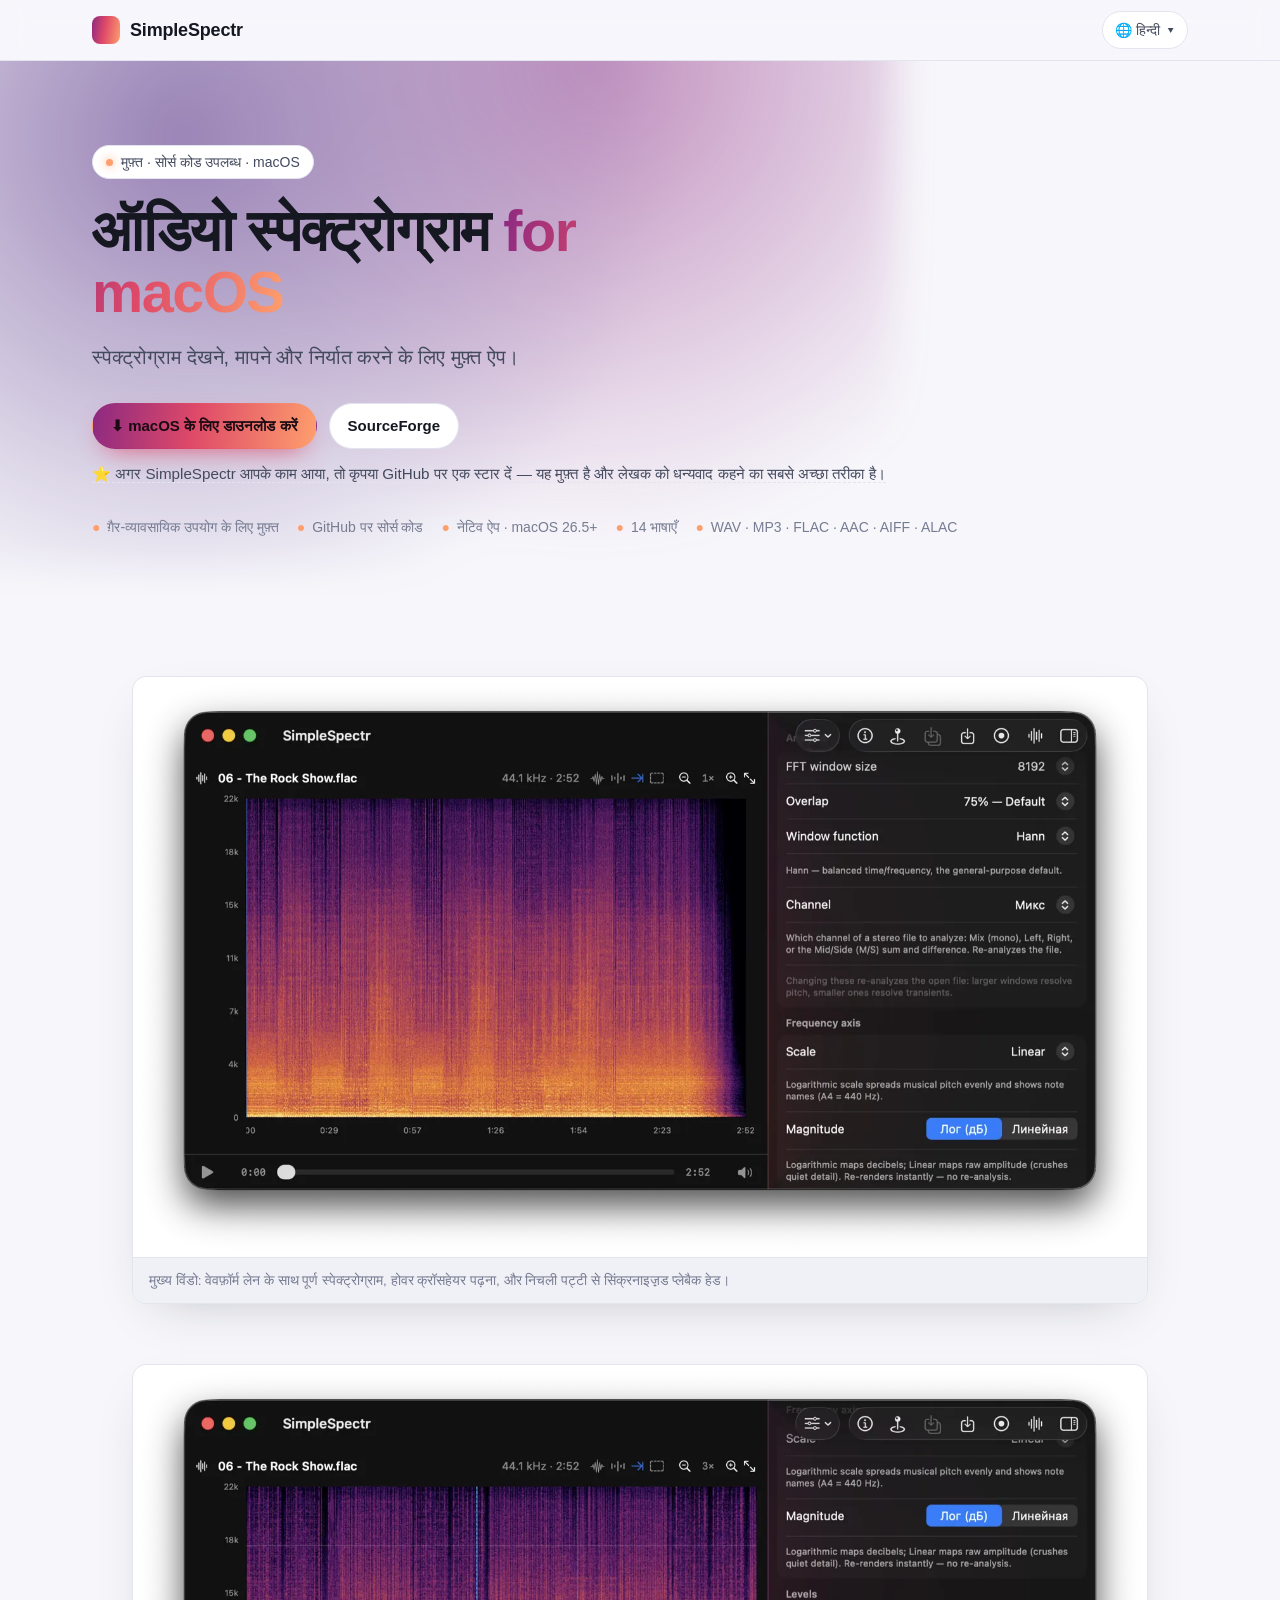
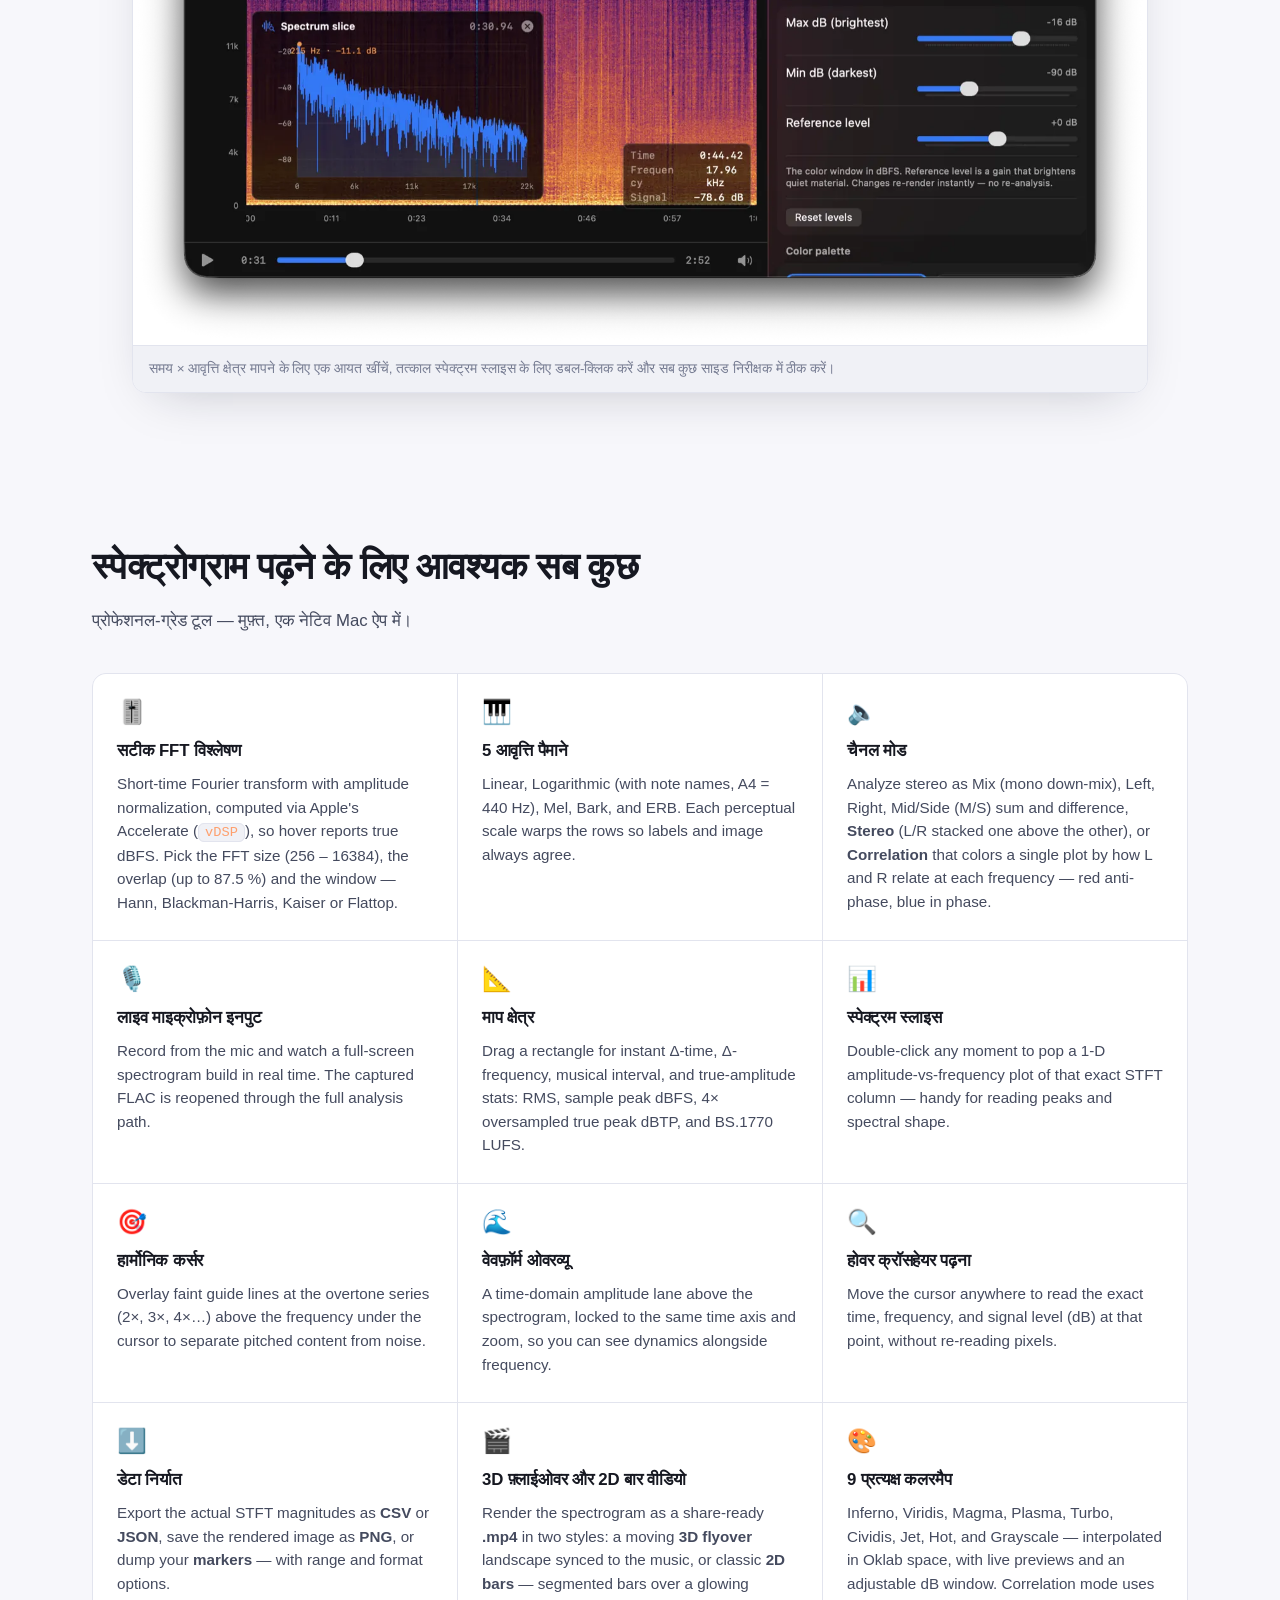
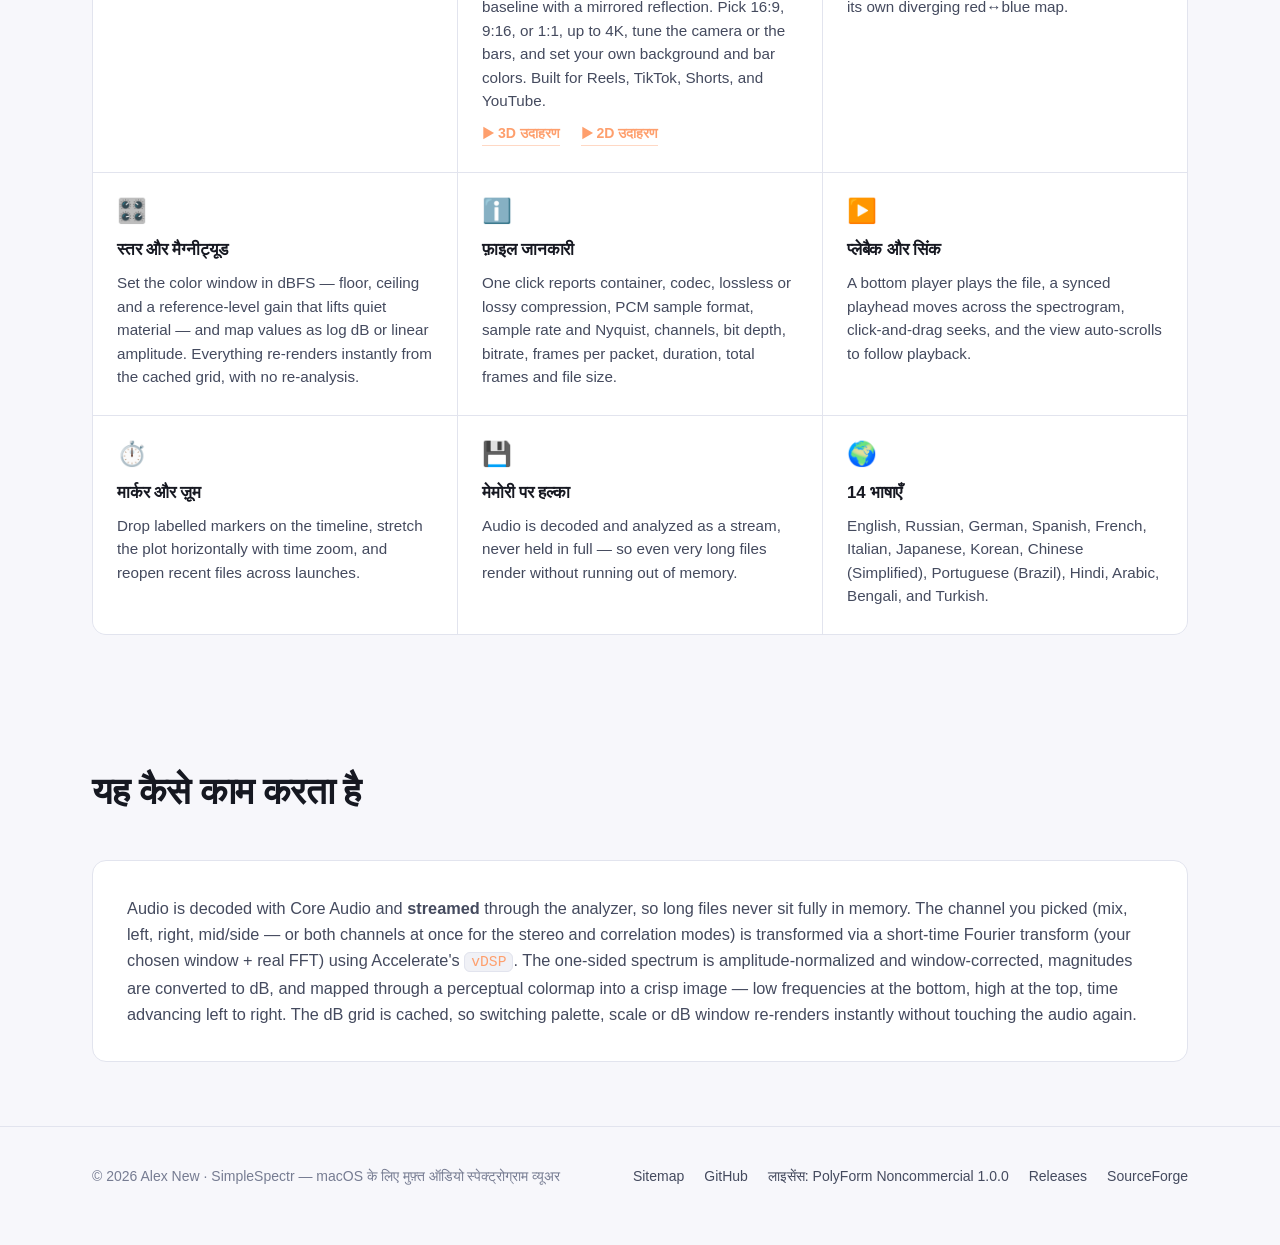
<file: web/hi/index.html>
<!DOCTYPE html>
<html lang="hi">
<head>
  <meta charset="utf-8">
  <meta name="viewport" content="width=device-width, initial-scale=1">
  <title>SimpleSpectr — macOS के लिए मुफ़्त ऑडियो स्पेक्ट्रोग्राम व्यूअर</title>
  <meta name="description" content="macOS के लिए मुफ़्त ऑडियो स्पेक्ट्रोग्राम व्यूअर। सोर्स कोड GitHub पर उपलब्ध। रियल-टाइम FFT विश्लेषण, 5 आवृत्ति पैमाने, चैनल मोड, लाइव माइक्रोफ़ोन इनपुट, CSV/JSON निर्यात, 14 भाषाएँ। Mac के लिए डाउनलोड करें।">
  <meta name="keywords" content="ऑडियो स्पेक्ट्रोग्राम व्यूअर, मुफ़्त स्पेक्ट्रोग्राम, macOS स्पेक्ट्रोग्राम, स्पेक्ट्रम एनालाइज़र mac, FFT एनालाइज़र, STFT विज़ुअलाइज़ेशन, ऑडियो आवृत्ति विश्लेषण, सोनोग्राम, स्पेक्ट्रोग्राम सॉफ़्टवेयर">
  <meta name="author" content="Alex New">
  <meta name="theme-color" content="#0c0d12">
  <meta name="robots" content="index, follow, max-image-preview:large, max-snippet:-1, max-video-preview:-1">
  <link rel="canonical" href="https://simplespectr.alexnew.ru/hi/">

  <meta property="og:type" content="website">
  <meta property="og:site_name" content="SimpleSpectr">
  <meta property="og:title" content="SimpleSpectr — macOS के लिए मुफ़्त ऑडियो स्पेक्ट्रोग्राम व्यूअर">
  <meta property="og:description" content="एक मुफ़्त macOS ऐप जो किसी भी ऑडियो फ़ाइल को सुंदर, मापने योग्य स्पेक्ट्रोग्राम में बदल देता है। FFT विश्लेषण, लाइव माइक्रोफ़ोन, 14 भाषाएँ।">
  <meta property="og:url" content="https://simplespectr.alexnew.ru/hi/">
  <meta property="og:locale" content="hi">
  <meta property="og:image" content="https://simplespectr.alexnew.ru/img/og-image.webp">
  <meta property="og:image:width" content="1200">
  <meta property="og:image:height" content="630">

  <meta name="twitter:card" content="summary_large_image">
  <meta name="twitter:title" content="SimpleSpectr — macOS के लिए मुफ़्त ऑडियो स्पेक्ट्रोग्राम व्यूअर">
  <meta name="twitter:description" content="एक मुफ़्त macOS ऐप जो किसी भी ऑडियो फ़ाइल को सुंदर, मापने योग्य स्पेक्ट्रोग्राम में बदल देता है। FFT विश्लेषण, लाइव माइक्रोफ़ोन, 14 भाषाएँ।">
  <meta name="twitter:image" content="https://simplespectr.alexnew.ru/img/og-image.webp">

  <link rel="alternate" hreflang="en" href="https://simplespectr.alexnew.ru/">
  <link rel="alternate" hreflang="ru" href="https://simplespectr.alexnew.ru/ru/">
  <link rel="alternate" hreflang="de" href="https://simplespectr.alexnew.ru/de/">
  <link rel="alternate" hreflang="es" href="https://simplespectr.alexnew.ru/es/">
  <link rel="alternate" hreflang="fr" href="https://simplespectr.alexnew.ru/fr/">
  <link rel="alternate" hreflang="it" href="https://simplespectr.alexnew.ru/it/">
  <link rel="alternate" hreflang="ja" href="https://simplespectr.alexnew.ru/ja/">
  <link rel="alternate" hreflang="ko" href="https://simplespectr.alexnew.ru/ko/">
  <link rel="alternate" hreflang="zh-Hans" href="https://simplespectr.alexnew.ru/zh-Hans/">
  <link rel="alternate" hreflang="pt-BR" href="https://simplespectr.alexnew.ru/pt-BR/">
  <link rel="alternate" hreflang="hi" href="https://simplespectr.alexnew.ru/hi/">
  <link rel="alternate" hreflang="ar" href="https://simplespectr.alexnew.ru/ar/">
  <link rel="alternate" hreflang="bn" href="https://simplespectr.alexnew.ru/bn/">
  <link rel="alternate" hreflang="tr" href="https://simplespectr.alexnew.ru/tr/">
  <link rel="alternate" hreflang="x-default" href="https://simplespectr.alexnew.ru/">

  <link rel="icon" type="image/png" sizes="32x32" href="/img/favicon-32.png">
  <link rel="icon" type="image/png" sizes="16x16" href="/img/favicon-16.png">
  <link rel="apple-touch-icon" href="/img/apple-touch-icon.png">
  <link rel="stylesheet" href="../assets/style.css">

  <script type="application/ld+json">
  {
    "@context": "https://schema.org",
    "@type": "SoftwareApplication",
    "name": "SimpleSpectr",
    "operatingSystem": "macOS 26.5+",
    "applicationCategory": "MultimediaApplication",
    "description": "macOS के लिए मुफ़्त ऑडियो स्पेक्ट्रोग्राम व्यूअर। रियल-टाइम FFT विश्लेषण, कई आवृत्ति पैमाने, लाइव माइक्रोफ़ोन इनपुट और CSV/JSON/PNG में डेटा निर्यात।",
    "url": "https://simplespectr.alexnew.ru/hi/",
    "downloadUrl": "https://github.com/alexex1993/SimpleSpectr/releases",
    "screenshot": "https://simplespectr.alexnew.ru/img/screenshot-1.webp",
    "inLanguage": ["hi","en","ru","de","es","fr","it","ja","ko","zh-Hans","pt-BR","hi","ar","bn","tr"],
    "author": { "@type": "Person", "name": "Alex New", "url": "https://github.com/alexex1993" },
    "softwareVersion": "2.5.8",
    "license": "https://github.com/alexex1993/SimpleSpectr/blob/main/LICENSE",
    "sameAs": [
      "https://github.com/alexex1993/SimpleSpectr",
      "https://sourceforge.net/projects/simplespectr/"
    ],
    "offers": { "@type": "Offer", "price": "0", "priceCurrency": "USD" }
  }
  </script>

  <!-- Structured data: WebSite — declares the site name shown in Google results -->
  <script type="application/ld+json">
  {
    "@context": "https://schema.org",
    "@type": "WebSite",
    "name": "SimpleSpectr",
    "url": "https://simplespectr.alexnew.ru/",
    "inLanguage": "hi",
    "publisher": {
      "@type": "Person",
      "name": "Alex New",
      "url": "https://github.com/alexex1993",
      "sameAs": [
        "https://github.com/alexex1993",
        "https://github.com/alexex1993/SimpleSpectr",
        "https://sourceforge.net/projects/simplespectr/"
      ]
    }
  }
  </script>
</head>
<body>

<header class="site-header">
  <div class="container">
    <a class="brand" href="../" aria-label="SimpleSpectr">
      <span class="brand-mark" aria-hidden="true"></span>
      <span>SimpleSpectr</span>
    </a>
    <div class="header-actions">
      <details class="lang-switch">
        <summary>🌐 हिन्दी <span aria-hidden="true">▾</span></summary>
        <div class="menu">
          <a href="../" lang="en" hreflang="en">English</a>
          <a href="../ru/" lang="ru" hreflang="ru">Русский</a>
          <a href="../de/" lang="de" hreflang="de">Deutsch</a>
          <a href="../es/" lang="es" hreflang="es">Español</a>
          <a href="../fr/" lang="fr" hreflang="fr">Français</a>
          <a href="../it/" lang="it" hreflang="it">Italiano</a>
          <a href="../ja/" lang="ja" hreflang="ja">日本語</a>
          <a href="../ko/" lang="ko" hreflang="ko">한국어</a>
          <a href="../zh-Hans/" lang="zh-Hans" hreflang="zh-Hans">简体中文</a>
          <a href="../pt-BR/" lang="pt-BR" hreflang="pt-BR">Português (BR)</a>
          <a class="current" href="../hi/" lang="hi" hreflang="hi">हिन्दी</a>
          <a href="../ar/" lang="ar" hreflang="ar" dir="rtl">العربية</a>
          <a href="../bn/" lang="bn" hreflang="bn">বাংলা</a>
          <a href="../tr/" lang="tr" hreflang="tr">Türkçe</a>
        </div>
      </details>
    </div>
  </div>
</header>

<main>
  <section class="hero">
    <div class="container">
      <span class="eyebrow"><span class="dot"></span> मुफ़्त · सोर्स कोड उपलब्ध · macOS</span>
      <h1>ऑडियो स्पेक्ट्रोग्राम <span class="grad">for macOS</span></h1>
      <p class="lead">स्पेक्ट्रोग्राम देखने, मापने और निर्यात करने के लिए मुफ़्त ऐप।</p>
      <div class="hero-cta">
        <a class="btn btn-primary js-download" href="https://github.com/alexex1993/SimpleSpectr/releases" target="_blank" rel="noopener">⬇ macOS के लिए डाउनलोड करें</a>
        <a class="btn btn-ghost" href="https://sourceforge.net/projects/simplespectr/">SourceForge</a>
      </div>
      <p class="hero-star-note"><a href="https://github.com/alexex1993/SimpleSpectr" target="_blank" rel="noopener">⭐ अगर SimpleSpectr आपके काम आया, तो कृपया GitHub पर एक स्टार दें — यह मुफ़्त है और लेखक को धन्यवाद कहने का सबसे अच्छा तरीका है।</a></p>
      <div class="hero-badges">
        <span><span class="pip">●</span> ग़ैर-व्यावसायिक उपयोग के लिए मुफ़्त</span>
        <span><span class="pip">●</span> GitHub पर सोर्स कोड</span>
        <span><span class="pip">●</span> नेटिव ऐप · macOS 26.5+</span>
        <span><span class="pip">●</span> 14 भाषाएँ</span>
        <span><span class="pip">●</span> WAV · MP3 · FLAC · AAC · AIFF · ALAC</span>
      </div>
    </div>
  </section>

  <section aria-label="Screenshots">
    <div class="container">
      <div class="shots">
        <figure class="shot">
          <picture>
            <source type="image/webp" srcset="../img/screenshot-1.webp">
            <img src="../img/screenshot-1.png" alt="SimpleSpectr मुख्य विंडो जिसमें एक रंगीन ऑडियो स्पेक्ट्रोग्राम, बाईं ओर आवृत्ति अक्ष, नीचे समय अक्ष, एक वेवफ़ॉर्म लेन और सिंक्रनाइज़़ड प्लेबैक हेड दिख रहा है।" loading="eager" width="1600" height="915">
          </picture>
          <figcaption>मुख्य विंडो: वेवफ़ॉर्म लेन के साथ पूर्ण स्पेक्ट्रोग्राम, होवर क्रॉसहेयर पढ़ना, और निचली पट्टी से सिंक्रनाइज़़ड प्लेबैक हेड।</figcaption>
        </figure>
        <figure class="shot">
          <picture>
            <source type="image/webp" srcset="../img/screenshot-2.webp">
            <img src="../img/screenshot-2.png" alt="SimpleSpectr में एक माप क्षेत्र चयनित है, स्पेक्ट्रम स्लाइस पैनल खुला है और सेटिंग्स निरीक्षक दिख रहा है।" loading="lazy" width="1600" height="915">
          </picture>
          <figcaption>समय × आवृत्ति क्षेत्र मापने के लिए एक आयत खींचें, तत्काल स्पेक्ट्रम स्लाइस के लिए डबल-क्लिक करें और सब कुछ साइड निरीक्षक में ठीक करें।</figcaption>
        </figure>
      </div>
    </div>
  </section>

  <section id="features" aria-label="Features">
    <div class="container">
      <div class="section-head">
        <h2>स्पेक्ट्रोग्राम पढ़ने के लिए आवश्यक सब कुछ</h2>
        <p>प्रोफेशनल-ग्रेड टूल — मुफ़्त, एक नेटिव Mac ऐप में।</p>
      </div>
      <div class="features">
        <div class="feature">
          <div class="ico" aria-hidden="true">🎚️</div>
          <h3>सटीक FFT विश्लेषण</h3>
          <p>Short-time Fourier transform with amplitude normalization, computed via Apple's Accelerate (<span class="inline-code">vDSP</span>), so hover reports true dBFS. Pick the FFT size (256 – 16384), the overlap (up to 87.5 %) and the window — Hann, Blackman-Harris, Kaiser or Flattop.</p>
        </div>
        <div class="feature">
          <div class="ico" aria-hidden="true">🎹</div>
          <h3>5 आवृत्ति पैमाने</h3>
          <p>Linear, Logarithmic (with note names, A4 = 440 Hz), Mel, Bark, and ERB. Each perceptual scale warps the rows so labels and image always agree.</p>
        </div>
        <div class="feature">
          <div class="ico" aria-hidden="true">🔈</div>
          <h3>चैनल मोड</h3>
          <p>Analyze stereo as Mix (mono down-mix), Left, Right, Mid/Side (M/S) sum and difference, <strong>Stereo</strong> (L/R stacked one above the other), or <strong>Correlation</strong> that colors a single plot by how L and R relate at each frequency — red anti-phase, blue in phase.</p>
        </div>
        <div class="feature">
          <div class="ico" aria-hidden="true">🎙️</div>
          <h3>लाइव माइक्रोफ़ोन इनपुट</h3>
          <p>Record from the mic and watch a full-screen spectrogram build in real time. The captured FLAC is reopened through the full analysis path.</p>
        </div>
        <div class="feature">
          <div class="ico" aria-hidden="true">📐</div>
          <h3>माप क्षेत्र</h3>
          <p>Drag a rectangle for instant Δ-time, Δ-frequency, musical interval, and true-amplitude stats: RMS, sample peak dBFS, 4× oversampled true peak dBTP, and BS.1770 LUFS.</p>
        </div>
        <div class="feature">
          <div class="ico" aria-hidden="true">📊</div>
          <h3>स्पेक्ट्रम स्लाइस</h3>
          <p>Double-click any moment to pop a 1-D amplitude-vs-frequency plot of that exact STFT column — handy for reading peaks and spectral shape.</p>
        </div>
        <div class="feature">
          <div class="ico" aria-hidden="true">🎯</div>
          <h3>हार्मोनिक कर्सर</h3>
          <p>Overlay faint guide lines at the overtone series (2×, 3×, 4×…) above the frequency under the cursor to separate pitched content from noise.</p>
        </div>
        <div class="feature">
          <div class="ico" aria-hidden="true">🌊</div>
          <h3>वेवफ़ॉर्म ओवरव्यू</h3>
          <p>A time-domain amplitude lane above the spectrogram, locked to the same time axis and zoom, so you can see dynamics alongside frequency.</p>
        </div>
        <div class="feature">
          <div class="ico" aria-hidden="true">🔍</div>
          <h3>होवर क्रॉसहेयर पढ़ना</h3>
          <p>Move the cursor anywhere to read the exact time, frequency, and signal level (dB) at that point, without re-reading pixels.</p>
        </div>
        <div class="feature">
          <div class="ico" aria-hidden="true">⬇️</div>
          <h3>डेटा निर्यात</h3>
          <p>Export the actual STFT magnitudes as <strong>CSV</strong> or <strong>JSON</strong>, save the rendered image as <strong>PNG</strong>, or dump your <strong>markers</strong> — with range and format options.</p>
        </div>
        <div class="feature">
          <div class="ico" aria-hidden="true">🎬</div>
          <h3>3D फ़्लाईओवर और 2D बार वीडियो</h3>
          <p>Render the spectrogram as a share-ready <strong>.mp4</strong> in two styles: a moving <strong>3D flyover</strong> landscape synced to the music, or classic <strong>2D bars</strong> — segmented bars over a glowing baseline with a mirrored reflection. Pick 16:9, 9:16, or 1:1, up to 4K, tune the camera or the bars, and set your own background and bar colors. Built for Reels, TikTok, Shorts, and YouTube.</p>
          <a class="video-link" href="https://www.youtube.com/shorts/2R7Y4tpET7c" target="_blank" rel="noopener">▶ 3D उदाहरण</a>
          <a class="video-link" href="https://www.youtube.com/shorts/9IhbY1iPCmg" target="_blank" rel="noopener">▶ 2D उदाहरण</a>
        </div>
        <div class="feature">
          <div class="ico" aria-hidden="true">🎨</div>
          <h3>9 प्रत्यक्ष कलरमैप</h3>
          <p>Inferno, Viridis, Magma, Plasma, Turbo, Cividis, Jet, Hot, and Grayscale — interpolated in Oklab space, with live previews and an adjustable dB window. Correlation mode uses its own diverging red↔blue map.</p>
        </div>
        <div class="feature">
          <div class="ico" aria-hidden="true">🎛️</div>
          <h3>स्तर और मैग्नीट्यूड</h3>
          <p>Set the color window in dBFS — floor, ceiling and a reference-level gain that lifts quiet material — and map values as log dB or linear amplitude. Everything re-renders instantly from the cached grid, with no re-analysis.</p>
        </div>
        <div class="feature">
          <div class="ico" aria-hidden="true">ℹ️</div>
          <h3>फ़ाइल जानकारी</h3>
          <p>One click reports container, codec, lossless or lossy compression, PCM sample format, sample rate and Nyquist, channels, bit depth, bitrate, frames per packet, duration, total frames and file size.</p>
        </div>
        <div class="feature">
          <div class="ico" aria-hidden="true">▶️</div>
          <h3>प्लेबैक और सिंक</h3>
          <p>A bottom player plays the file, a synced playhead moves across the spectrogram, click-and-drag seeks, and the view auto-scrolls to follow playback.</p>
        </div>
        <div class="feature">
          <div class="ico" aria-hidden="true">⏱️</div>
          <h3>मार्कर और ज़ूम</h3>
          <p>Drop labelled markers on the timeline, stretch the plot horizontally with time zoom, and reopen recent files across launches.</p>
        </div>
        <div class="feature">
          <div class="ico" aria-hidden="true">💾</div>
          <h3>मेमोरी पर हल्का</h3>
          <p>Audio is decoded and analyzed as a stream, never held in full — so even very long files render without running out of memory.</p>
        </div>
        <div class="feature">
          <div class="ico" aria-hidden="true">🌍</div>
          <h3>14 भाषाएँ</h3>
          <p>English, Russian, German, Spanish, French, Italian, Japanese, Korean, Chinese (Simplified), Portuguese (Brazil), Hindi, Arabic, Bengali, and Turkish.</p>
        </div>
      </div>
    </div>
  </section>

  <section aria-label="How it works">
    <div class="container">
      <div class="section-head">
        <h2>यह कैसे काम करता है</h2>
      </div>
      <div class="howto">
        <p>Audio is decoded with Core Audio and <strong>streamed</strong> through the analyzer, so long files never sit fully in memory. The channel you picked (mix, left, right, mid/side — or both channels at once for the stereo and correlation modes) is transformed via a short-time Fourier transform (your chosen window + real FFT) using Accelerate's <span class="inline-code">vDSP</span>. The one-sided spectrum is amplitude-normalized and window-corrected, magnitudes are converted to dB, and mapped through a perceptual colormap into a crisp image — low frequencies at the bottom, high at the top, time advancing left to right. The dB grid is cached, so switching palette, scale or dB window re-renders instantly without touching the audio again.</p>
      </div>
    </div>
  </section>
</main>

<footer class="site-footer">
  <div class="container">
    <div>© <span id="year">2026</span> Alex New · SimpleSpectr — macOS के लिए मुफ़्त ऑडियो स्पेक्ट्रोग्राम व्यूअर</div>
    <div class="footer-links">
      <a href="../sitemap.xml">Sitemap</a>
      <a href="https://github.com/alexex1993/SimpleSpectr">GitHub</a>
      <a href="https://github.com/alexex1993/SimpleSpectr/blob/main/LICENSE">लाइसेंस: PolyForm Noncommercial 1.0.0</a>
      <a href="https://github.com/alexex1993/SimpleSpectr/releases">Releases</a>
      <a href="https://sourceforge.net/projects/simplespectr/">SourceForge</a>
    </div>
  </div>
</footer>


<script>document.getElementById("year").textContent = new Date().getFullYear();</script>
</body>
</html>
</file>
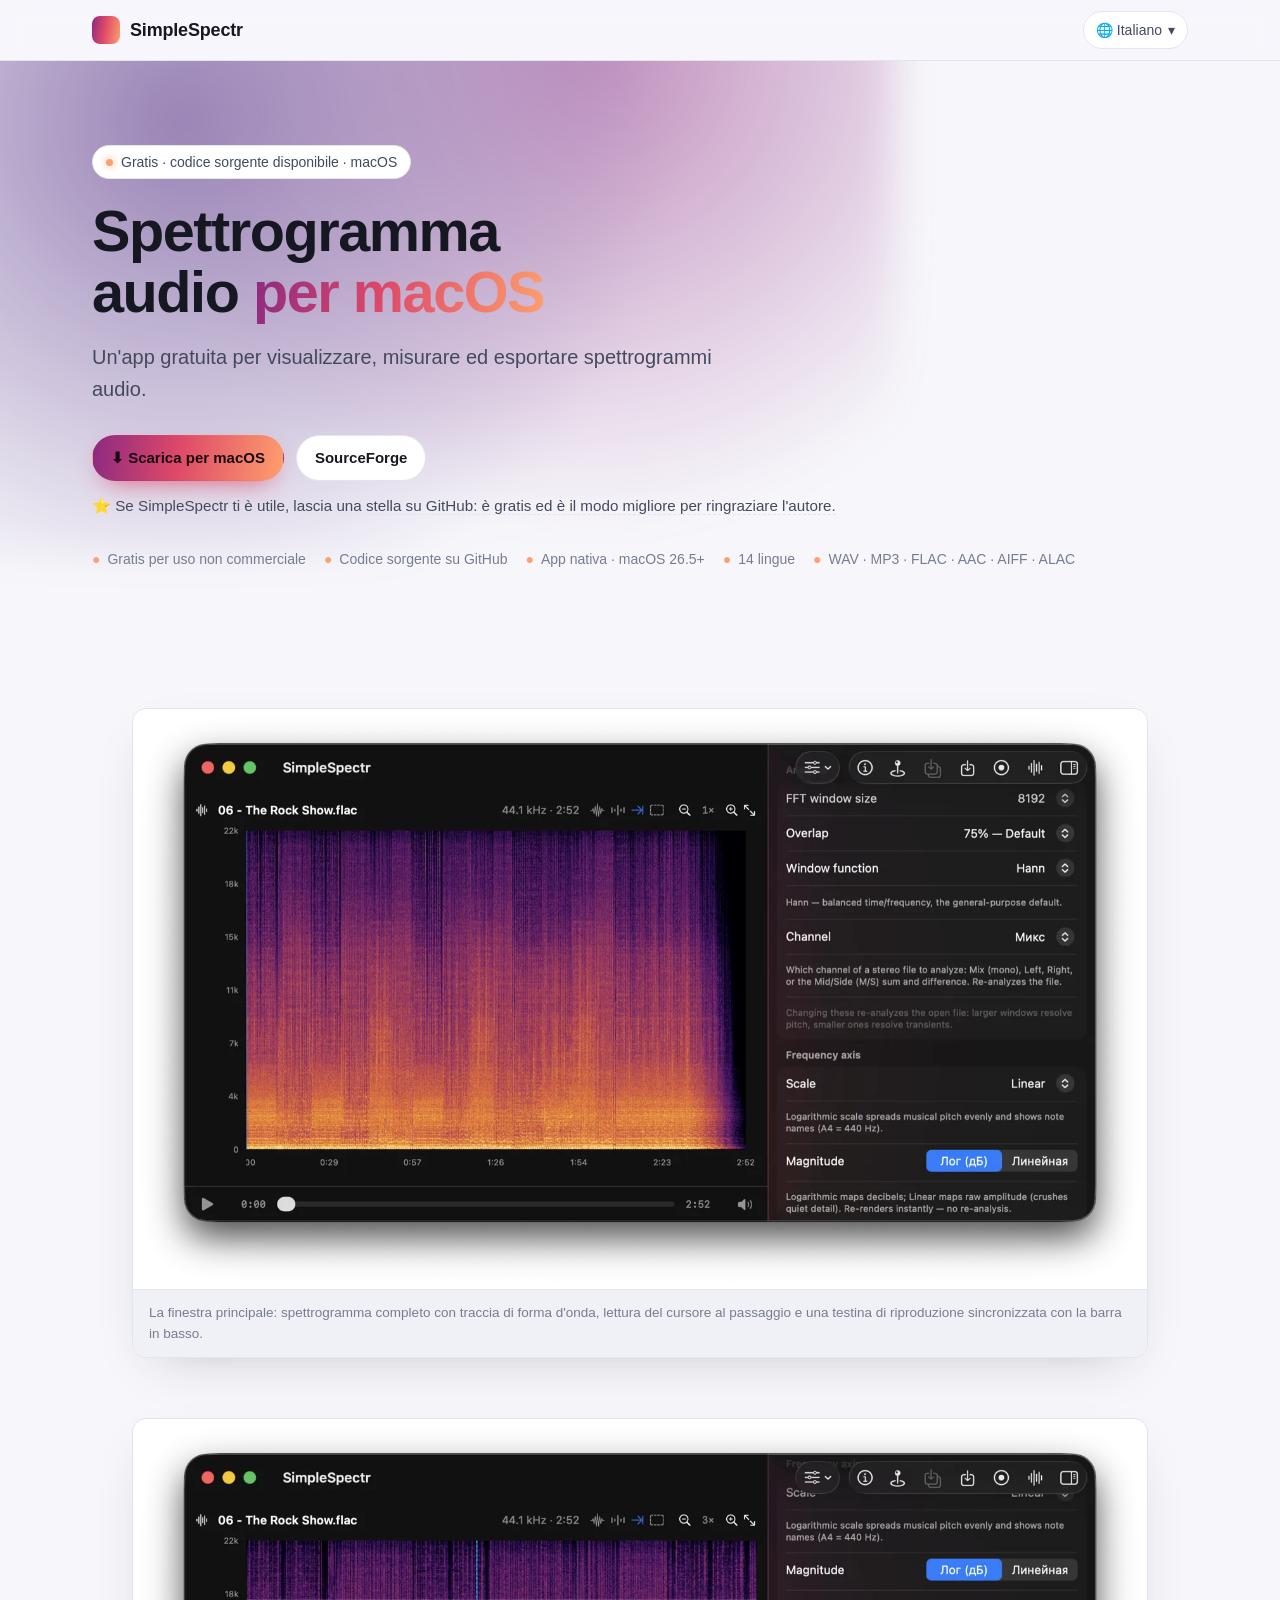
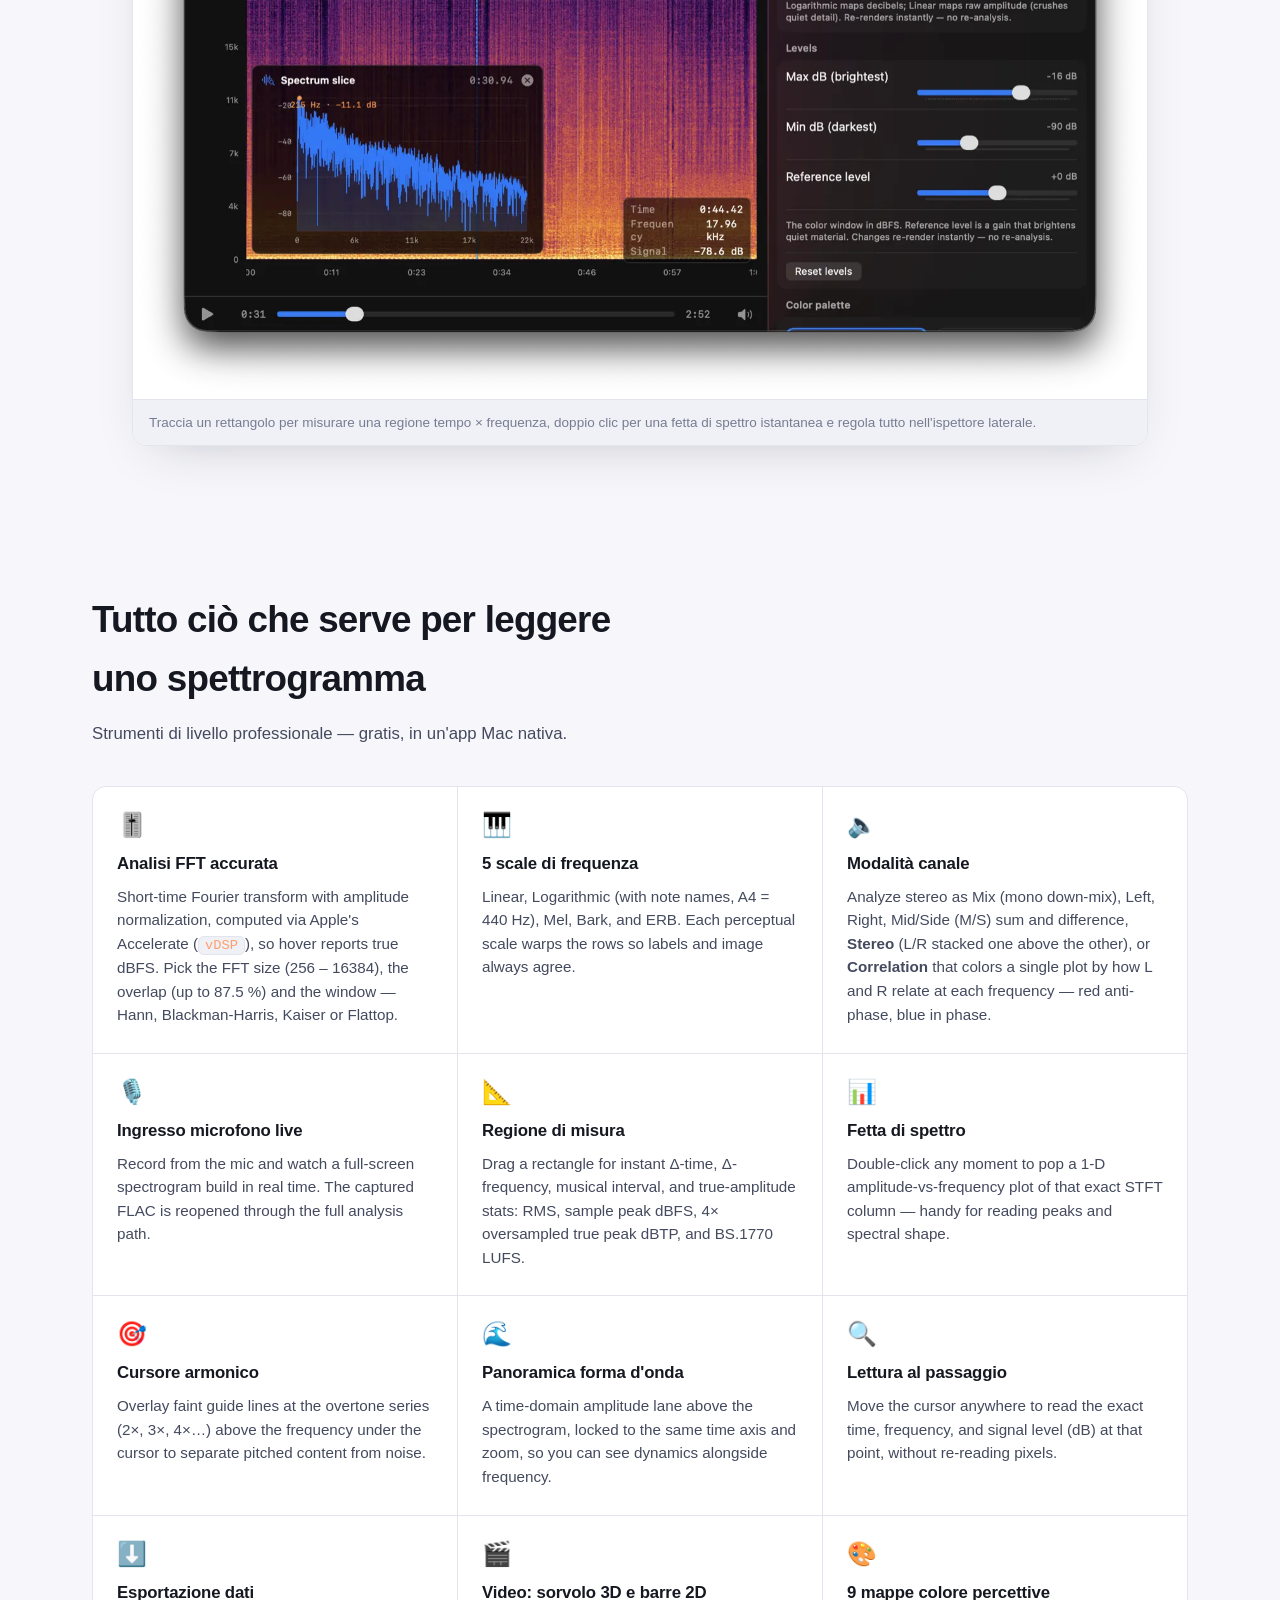
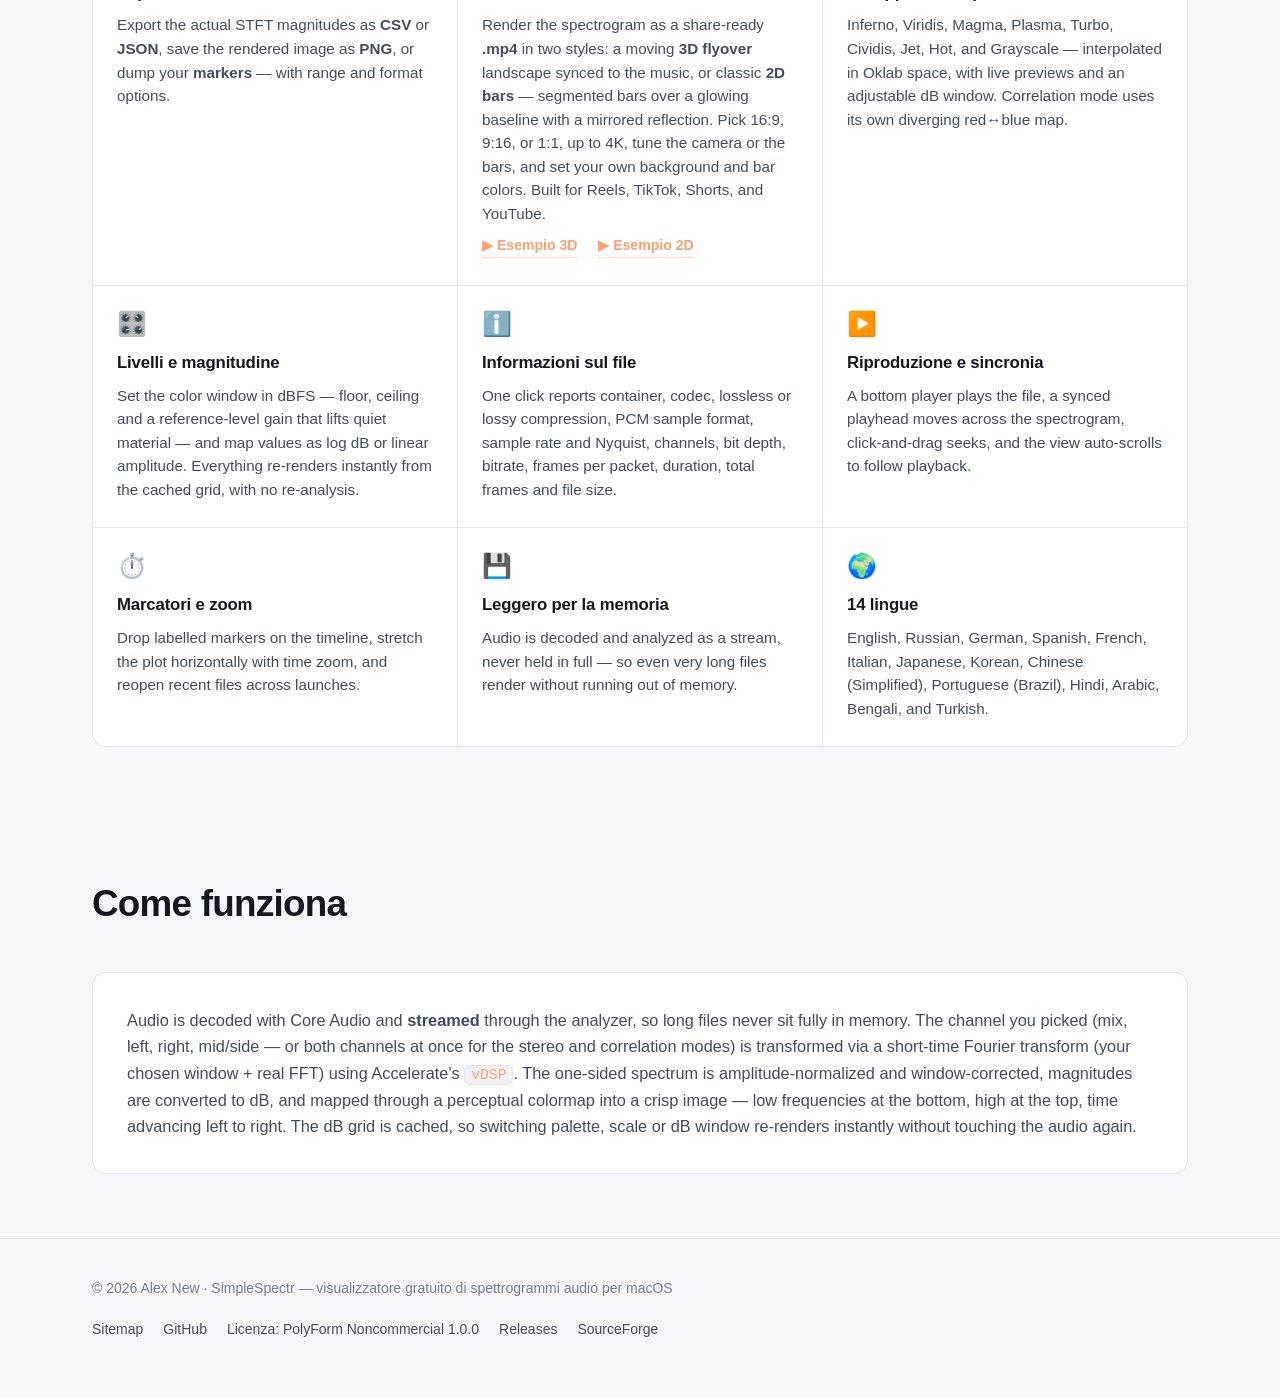
<file: web/it/index.html>
<!DOCTYPE html>
<html lang="it">
<head>
  <meta charset="utf-8">
  <meta name="viewport" content="width=device-width, initial-scale=1">
  <title>SimpleSpectr — Visualizzatore gratuito di spettrogrammi audio per macOS</title>
  <meta name="description" content="Visualizzatore gratuito di spettrogrammi audio per macOS, con codice sorgente disponibile su GitHub. Analisi FFT in tempo reale, 5 scale di frequenza, modalità canale, ingresso microfono live, esportazione CSV/JSON, 14 lingue. Scarica per Mac.">
  <meta name="keywords" content="visualizzatore spettrogramma audio, spettrogramma gratuito, spettrogramma macOS, analizzatore spettro mac, analizzatore FFT, visualizzazione STFT, analisi frequenza audio, sonogramma, software spettrogramma">
  <meta name="author" content="Alex New">
  <meta name="theme-color" content="#0c0d12">
  <meta name="robots" content="index, follow, max-image-preview:large, max-snippet:-1, max-video-preview:-1">
  <link rel="canonical" href="https://simplespectr.alexnew.ru/it/">

  <meta property="og:type" content="website">
  <meta property="og:site_name" content="SimpleSpectr">
  <meta property="og:title" content="SimpleSpectr — Visualizzatore gratuito di spettrogrammi audio per macOS">
  <meta property="og:description" content="Un'app macOS gratuita che trasforma qualsiasi file audio in uno spettrogramma bello e misurabile. Analisi FFT, microfono live, 14 lingue.">
  <meta property="og:url" content="https://simplespectr.alexnew.ru/it/">
  <meta property="og:locale" content="it">
  <meta property="og:image" content="https://simplespectr.alexnew.ru/img/og-image.webp">
  <meta property="og:image:width" content="1200">
  <meta property="og:image:height" content="630">

  <meta name="twitter:card" content="summary_large_image">
  <meta name="twitter:title" content="SimpleSpectr — Visualizzatore gratuito di spettrogrammi audio per macOS">
  <meta name="twitter:description" content="Un'app macOS gratuita che trasforma qualsiasi file audio in uno spettrogramma bello e misurabile. Analisi FFT, microfono live, 14 lingue.">
  <meta name="twitter:image" content="https://simplespectr.alexnew.ru/img/og-image.webp">

  <link rel="alternate" hreflang="en" href="https://simplespectr.alexnew.ru/">
  <link rel="alternate" hreflang="ru" href="https://simplespectr.alexnew.ru/ru/">
  <link rel="alternate" hreflang="de" href="https://simplespectr.alexnew.ru/de/">
  <link rel="alternate" hreflang="es" href="https://simplespectr.alexnew.ru/es/">
  <link rel="alternate" hreflang="fr" href="https://simplespectr.alexnew.ru/fr/">
  <link rel="alternate" hreflang="it" href="https://simplespectr.alexnew.ru/it/">
  <link rel="alternate" hreflang="ja" href="https://simplespectr.alexnew.ru/ja/">
  <link rel="alternate" hreflang="ko" href="https://simplespectr.alexnew.ru/ko/">
  <link rel="alternate" hreflang="zh-Hans" href="https://simplespectr.alexnew.ru/zh-Hans/">
  <link rel="alternate" hreflang="pt-BR" href="https://simplespectr.alexnew.ru/pt-BR/">
  <link rel="alternate" hreflang="hi" href="https://simplespectr.alexnew.ru/hi/">
  <link rel="alternate" hreflang="ar" href="https://simplespectr.alexnew.ru/ar/">
  <link rel="alternate" hreflang="bn" href="https://simplespectr.alexnew.ru/bn/">
  <link rel="alternate" hreflang="tr" href="https://simplespectr.alexnew.ru/tr/">
  <link rel="alternate" hreflang="x-default" href="https://simplespectr.alexnew.ru/">

  <link rel="icon" type="image/png" sizes="32x32" href="/img/favicon-32.png">
  <link rel="icon" type="image/png" sizes="16x16" href="/img/favicon-16.png">
  <link rel="apple-touch-icon" href="/img/apple-touch-icon.png">
  <link rel="stylesheet" href="../assets/style.css">

  <script type="application/ld+json">
  {
    "@context": "https://schema.org",
    "@type": "SoftwareApplication",
    "name": "SimpleSpectr",
    "operatingSystem": "macOS 26.5+",
    "applicationCategory": "MultimediaApplication",
    "description": "Visualizzatore gratuito di spettrogrammi audio per macOS, con codice sorgente disponibile su GitHub. Analisi FFT in tempo reale, più scale di frequenza, ingresso microfono live ed esportazione dati in CSV/JSON/PNG.",
    "url": "https://simplespectr.alexnew.ru/it/",
    "downloadUrl": "https://github.com/alexex1993/SimpleSpectr/releases",
    "screenshot": "https://simplespectr.alexnew.ru/img/screenshot-1.webp",
    "inLanguage": ["it","en","ru","de","es","fr","it","ja","ko","zh-Hans","pt-BR","hi","ar","bn","tr"],
    "author": { "@type": "Person", "name": "Alex New", "url": "https://github.com/alexex1993" },
    "softwareVersion": "2.5.8",
    "license": "https://github.com/alexex1993/SimpleSpectr/blob/main/LICENSE",
    "sameAs": [
      "https://github.com/alexex1993/SimpleSpectr",
      "https://sourceforge.net/projects/simplespectr/"
    ],
    "offers": { "@type": "Offer", "price": "0", "priceCurrency": "USD" }
  }
  </script>

  <!-- Structured data: WebSite — declares the site name shown in Google results -->
  <script type="application/ld+json">
  {
    "@context": "https://schema.org",
    "@type": "WebSite",
    "name": "SimpleSpectr",
    "url": "https://simplespectr.alexnew.ru/",
    "inLanguage": "it",
    "publisher": {
      "@type": "Person",
      "name": "Alex New",
      "url": "https://github.com/alexex1993",
      "sameAs": [
        "https://github.com/alexex1993",
        "https://github.com/alexex1993/SimpleSpectr",
        "https://sourceforge.net/projects/simplespectr/"
      ]
    }
  }
  </script>
</head>
<body>

<header class="site-header">
  <div class="container">
    <a class="brand" href="../" aria-label="SimpleSpectr">
      <span class="brand-mark" aria-hidden="true"></span>
      <span>SimpleSpectr</span>
    </a>
    <div class="header-actions">
      <details class="lang-switch">
        <summary>🌐 Italiano <span aria-hidden="true">▾</span></summary>
        <div class="menu">
          <a href="../" lang="en" hreflang="en">English</a>
          <a href="../ru/" lang="ru" hreflang="ru">Русский</a>
          <a href="../de/" lang="de" hreflang="de">Deutsch</a>
          <a href="../es/" lang="es" hreflang="es">Español</a>
          <a href="../fr/" lang="fr" hreflang="fr">Français</a>
          <a class="current" href="../it/" lang="it" hreflang="it">Italiano</a>
          <a href="../ja/" lang="ja" hreflang="ja">日本語</a>
          <a href="../ko/" lang="ko" hreflang="ko">한국어</a>
          <a href="../zh-Hans/" lang="zh-Hans" hreflang="zh-Hans">简体中文</a>
          <a href="../pt-BR/" lang="pt-BR" hreflang="pt-BR">Português (BR)</a>
          <a href="../hi/" lang="hi" hreflang="hi">हिन्दी</a>
          <a href="../ar/" lang="ar" hreflang="ar" dir="rtl">العربية</a>
          <a href="../bn/" lang="bn" hreflang="bn">বাংলা</a>
          <a href="../tr/" lang="tr" hreflang="tr">Türkçe</a>
        </div>
      </details>
    </div>
  </div>
</header>

<main>
  <section class="hero">
    <div class="container">
      <span class="eyebrow"><span class="dot"></span> Gratis · codice sorgente disponibile · macOS</span>
      <h1>Spettrogramma audio <span class="grad">per macOS</span></h1>
      <p class="lead">Un'app gratuita per visualizzare, misurare ed esportare spettrogrammi audio.</p>
      <div class="hero-cta">
        <a class="btn btn-primary js-download" href="https://github.com/alexex1993/SimpleSpectr/releases" target="_blank" rel="noopener">⬇ Scarica per macOS</a>
        <a class="btn btn-ghost" href="https://sourceforge.net/projects/simplespectr/">SourceForge</a>
      </div>
      <p class="hero-star-note"><a href="https://github.com/alexex1993/SimpleSpectr" target="_blank" rel="noopener">⭐ Se SimpleSpectr ti è utile, lascia una stella su GitHub: è gratis ed è il modo migliore per ringraziare l'autore.</a></p>
      <div class="hero-badges">
        <span><span class="pip">●</span> Gratis per uso non commerciale</span>
        <span><span class="pip">●</span> Codice sorgente su GitHub</span>
        <span><span class="pip">●</span> App nativa · macOS 26.5+</span>
        <span><span class="pip">●</span> 14 lingue</span>
        <span><span class="pip">●</span> WAV · MP3 · FLAC · AAC · AIFF · ALAC</span>
      </div>
    </div>
  </section>

  <section aria-label="Screenshots">
    <div class="container">
      <div class="shots">
        <figure class="shot">
          <picture>
            <source type="image/webp" srcset="../img/screenshot-1.webp">
            <img src="../img/screenshot-1.png" alt="Finestra principale di SimpleSpectr con uno spettrogramma audio colorato, asse delle frequenze a sinistra, asse del tempo in basso, una traccia di forma d'onda e un cursore di riproduzione sincronizzato." loading="eager" width="1600" height="915">
          </picture>
          <figcaption>La finestra principale: spettrogramma completo con traccia di forma d'onda, lettura del cursore al passaggio e una testina di riproduzione sincronizzata con la barra in basso.</figcaption>
        </figure>
        <figure class="shot">
          <picture>
            <source type="image/webp" srcset="../img/screenshot-2.webp">
            <img src="../img/screenshot-2.png" alt="SimpleSpectr con una regione di misura selezionata, il pannello fetta di spettro aperto e l'ispettore delle impostazioni." loading="lazy" width="1600" height="915">
          </picture>
          <figcaption>Traccia un rettangolo per misurare una regione tempo × frequenza, doppio clic per una fetta di spettro istantanea e regola tutto nell'ispettore laterale.</figcaption>
        </figure>
      </div>
    </div>
  </section>

  <section id="features" aria-label="Features">
    <div class="container">
      <div class="section-head">
        <h2>Tutto ciò che serve per leggere uno spettrogramma</h2>
        <p>Strumenti di livello professionale — gratis, in un'app Mac nativa.</p>
      </div>
      <div class="features">
        <div class="feature">
          <div class="ico" aria-hidden="true">🎚️</div>
          <h3>Analisi FFT accurata</h3>
          <p>Short-time Fourier transform with amplitude normalization, computed via Apple's Accelerate (<span class="inline-code">vDSP</span>), so hover reports true dBFS. Pick the FFT size (256 – 16384), the overlap (up to 87.5 %) and the window — Hann, Blackman-Harris, Kaiser or Flattop.</p>
        </div>
        <div class="feature">
          <div class="ico" aria-hidden="true">🎹</div>
          <h3>5 scale di frequenza</h3>
          <p>Linear, Logarithmic (with note names, A4 = 440 Hz), Mel, Bark, and ERB. Each perceptual scale warps the rows so labels and image always agree.</p>
        </div>
        <div class="feature">
          <div class="ico" aria-hidden="true">🔈</div>
          <h3>Modalità canale</h3>
          <p>Analyze stereo as Mix (mono down-mix), Left, Right, Mid/Side (M/S) sum and difference, <strong>Stereo</strong> (L/R stacked one above the other), or <strong>Correlation</strong> that colors a single plot by how L and R relate at each frequency — red anti-phase, blue in phase.</p>
        </div>
        <div class="feature">
          <div class="ico" aria-hidden="true">🎙️</div>
          <h3>Ingresso microfono live</h3>
          <p>Record from the mic and watch a full-screen spectrogram build in real time. The captured FLAC is reopened through the full analysis path.</p>
        </div>
        <div class="feature">
          <div class="ico" aria-hidden="true">📐</div>
          <h3>Regione di misura</h3>
          <p>Drag a rectangle for instant Δ-time, Δ-frequency, musical interval, and true-amplitude stats: RMS, sample peak dBFS, 4× oversampled true peak dBTP, and BS.1770 LUFS.</p>
        </div>
        <div class="feature">
          <div class="ico" aria-hidden="true">📊</div>
          <h3>Fetta di spettro</h3>
          <p>Double-click any moment to pop a 1-D amplitude-vs-frequency plot of that exact STFT column — handy for reading peaks and spectral shape.</p>
        </div>
        <div class="feature">
          <div class="ico" aria-hidden="true">🎯</div>
          <h3>Cursore armonico</h3>
          <p>Overlay faint guide lines at the overtone series (2×, 3×, 4×…) above the frequency under the cursor to separate pitched content from noise.</p>
        </div>
        <div class="feature">
          <div class="ico" aria-hidden="true">🌊</div>
          <h3>Panoramica forma d'onda</h3>
          <p>A time-domain amplitude lane above the spectrogram, locked to the same time axis and zoom, so you can see dynamics alongside frequency.</p>
        </div>
        <div class="feature">
          <div class="ico" aria-hidden="true">🔍</div>
          <h3>Lettura al passaggio</h3>
          <p>Move the cursor anywhere to read the exact time, frequency, and signal level (dB) at that point, without re-reading pixels.</p>
        </div>
        <div class="feature">
          <div class="ico" aria-hidden="true">⬇️</div>
          <h3>Esportazione dati</h3>
          <p>Export the actual STFT magnitudes as <strong>CSV</strong> or <strong>JSON</strong>, save the rendered image as <strong>PNG</strong>, or dump your <strong>markers</strong> — with range and format options.</p>
        </div>
        <div class="feature">
          <div class="ico" aria-hidden="true">🎬</div>
          <h3>Video: sorvolo 3D e barre 2D</h3>
          <p>Render the spectrogram as a share-ready <strong>.mp4</strong> in two styles: a moving <strong>3D flyover</strong> landscape synced to the music, or classic <strong>2D bars</strong> — segmented bars over a glowing baseline with a mirrored reflection. Pick 16:9, 9:16, or 1:1, up to 4K, tune the camera or the bars, and set your own background and bar colors. Built for Reels, TikTok, Shorts, and YouTube.</p>
          <a class="video-link" href="https://www.youtube.com/shorts/2R7Y4tpET7c" target="_blank" rel="noopener">▶ Esempio 3D</a>
          <a class="video-link" href="https://www.youtube.com/shorts/9IhbY1iPCmg" target="_blank" rel="noopener">▶ Esempio 2D</a>
        </div>
        <div class="feature">
          <div class="ico" aria-hidden="true">🎨</div>
          <h3>9 mappe colore percettive</h3>
          <p>Inferno, Viridis, Magma, Plasma, Turbo, Cividis, Jet, Hot, and Grayscale — interpolated in Oklab space, with live previews and an adjustable dB window. Correlation mode uses its own diverging red↔blue map.</p>
        </div>
        <div class="feature">
          <div class="ico" aria-hidden="true">🎛️</div>
          <h3>Livelli e magnitudine</h3>
          <p>Set the color window in dBFS — floor, ceiling and a reference-level gain that lifts quiet material — and map values as log dB or linear amplitude. Everything re-renders instantly from the cached grid, with no re-analysis.</p>
        </div>
        <div class="feature">
          <div class="ico" aria-hidden="true">ℹ️</div>
          <h3>Informazioni sul file</h3>
          <p>One click reports container, codec, lossless or lossy compression, PCM sample format, sample rate and Nyquist, channels, bit depth, bitrate, frames per packet, duration, total frames and file size.</p>
        </div>
        <div class="feature">
          <div class="ico" aria-hidden="true">▶️</div>
          <h3>Riproduzione e sincronia</h3>
          <p>A bottom player plays the file, a synced playhead moves across the spectrogram, click-and-drag seeks, and the view auto-scrolls to follow playback.</p>
        </div>
        <div class="feature">
          <div class="ico" aria-hidden="true">⏱️</div>
          <h3>Marcatori e zoom</h3>
          <p>Drop labelled markers on the timeline, stretch the plot horizontally with time zoom, and reopen recent files across launches.</p>
        </div>
        <div class="feature">
          <div class="ico" aria-hidden="true">💾</div>
          <h3>Leggero per la memoria</h3>
          <p>Audio is decoded and analyzed as a stream, never held in full — so even very long files render without running out of memory.</p>
        </div>
        <div class="feature">
          <div class="ico" aria-hidden="true">🌍</div>
          <h3>14 lingue</h3>
          <p>English, Russian, German, Spanish, French, Italian, Japanese, Korean, Chinese (Simplified), Portuguese (Brazil), Hindi, Arabic, Bengali, and Turkish.</p>
        </div>
      </div>
    </div>
  </section>

  <section aria-label="How it works">
    <div class="container">
      <div class="section-head">
        <h2>Come funziona</h2>
      </div>
      <div class="howto">
        <p>Audio is decoded with Core Audio and <strong>streamed</strong> through the analyzer, so long files never sit fully in memory. The channel you picked (mix, left, right, mid/side — or both channels at once for the stereo and correlation modes) is transformed via a short-time Fourier transform (your chosen window + real FFT) using Accelerate's <span class="inline-code">vDSP</span>. The one-sided spectrum is amplitude-normalized and window-corrected, magnitudes are converted to dB, and mapped through a perceptual colormap into a crisp image — low frequencies at the bottom, high at the top, time advancing left to right. The dB grid is cached, so switching palette, scale or dB window re-renders instantly without touching the audio again.</p>
      </div>
    </div>
  </section>
</main>

<footer class="site-footer">
  <div class="container">
    <div>© <span id="year">2026</span> Alex New · SimpleSpectr — visualizzatore gratuito di spettrogrammi audio per macOS</div>
    <div class="footer-links">
      <a href="../sitemap.xml">Sitemap</a>
      <a href="https://github.com/alexex1993/SimpleSpectr">GitHub</a>
      <a href="https://github.com/alexex1993/SimpleSpectr/blob/main/LICENSE">Licenza: PolyForm Noncommercial 1.0.0</a>
      <a href="https://github.com/alexex1993/SimpleSpectr/releases">Releases</a>
      <a href="https://sourceforge.net/projects/simplespectr/">SourceForge</a>
    </div>
  </div>
</footer>


<script>document.getElementById("year").textContent = new Date().getFullYear();</script>
</body>
</html>
</file>
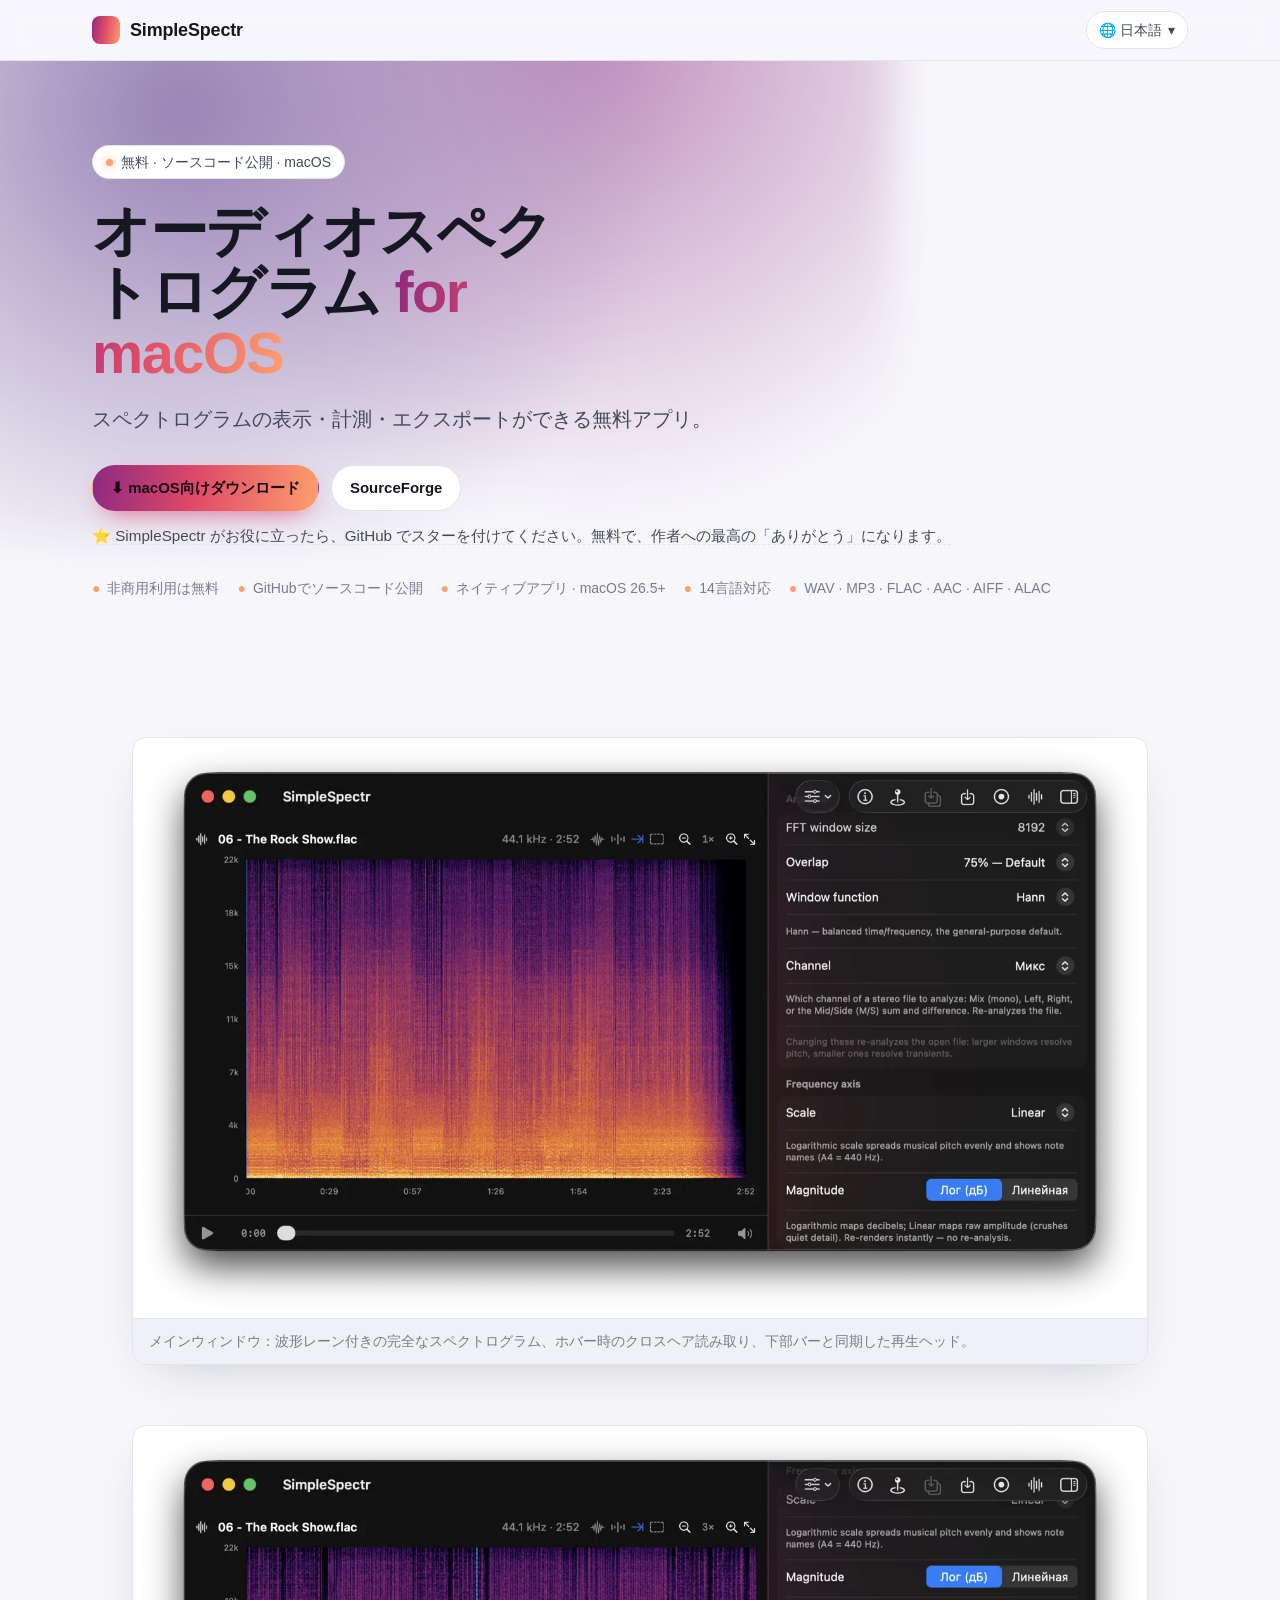
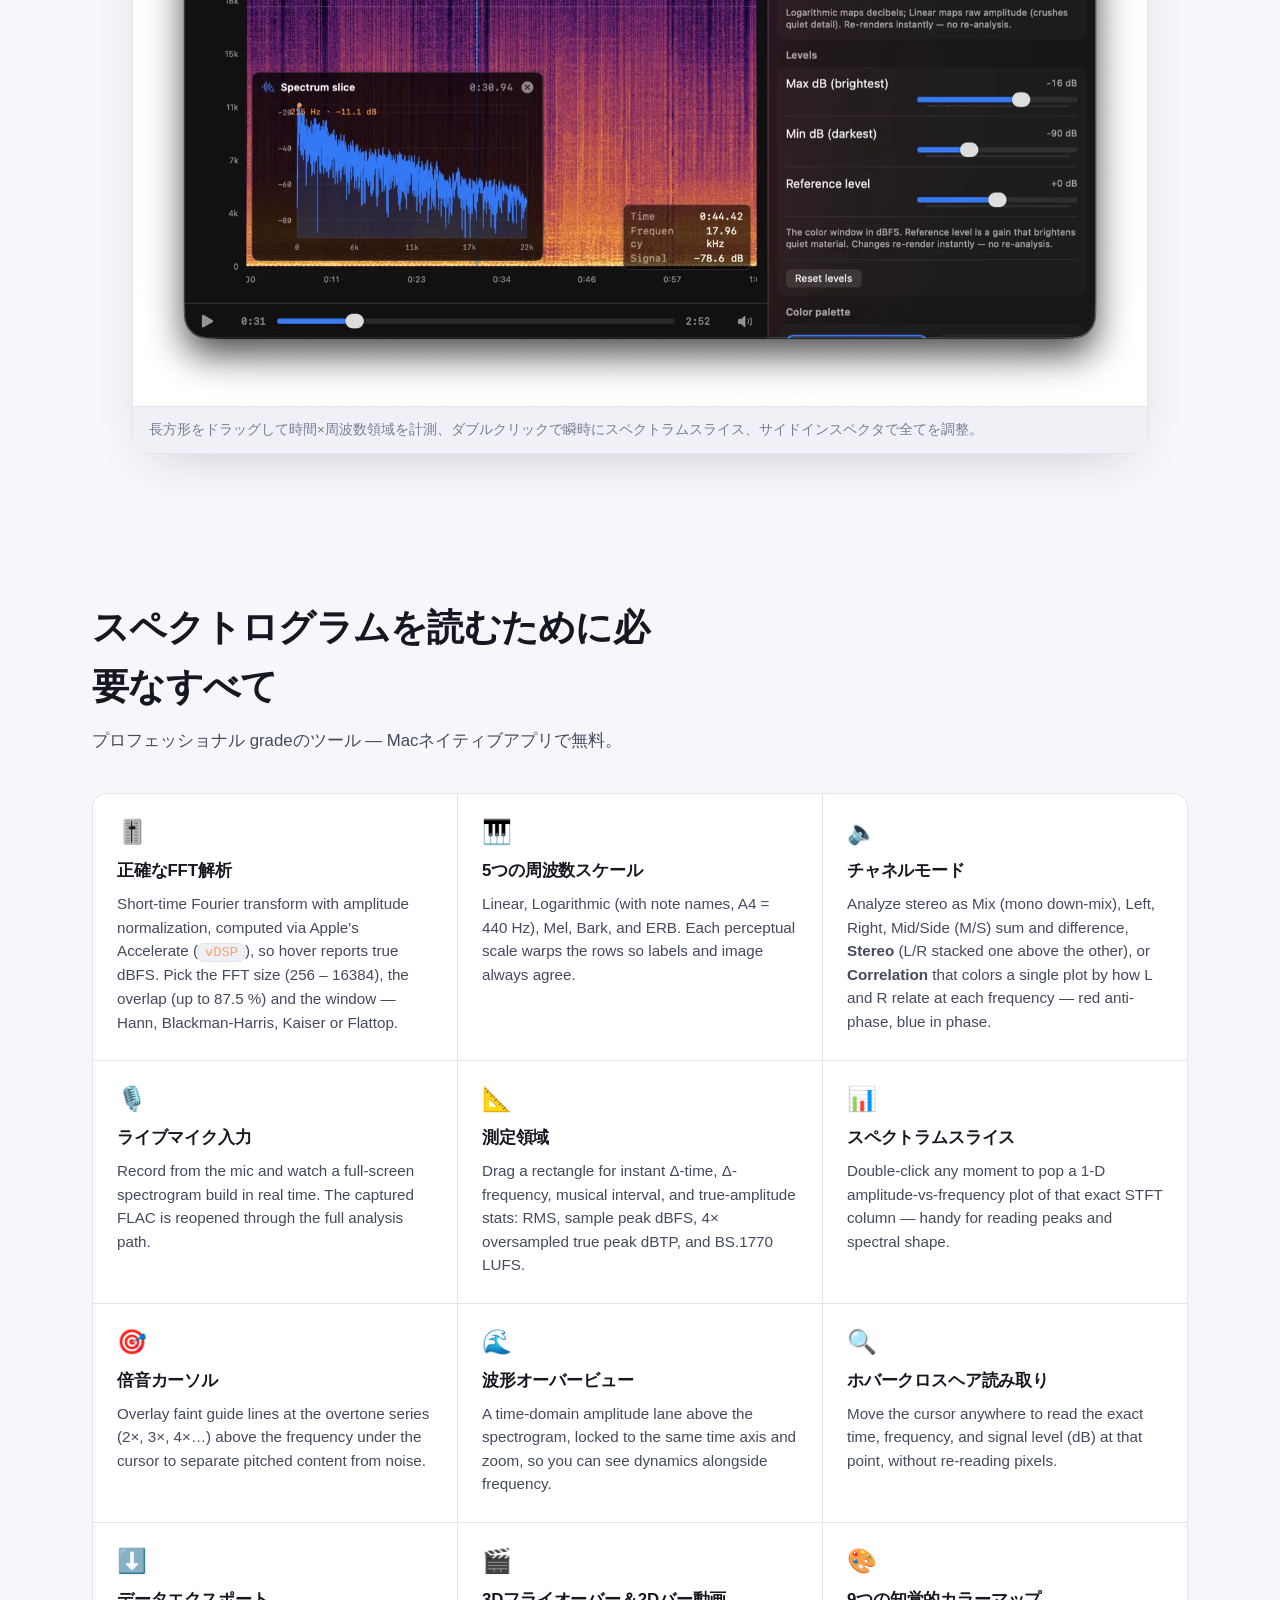
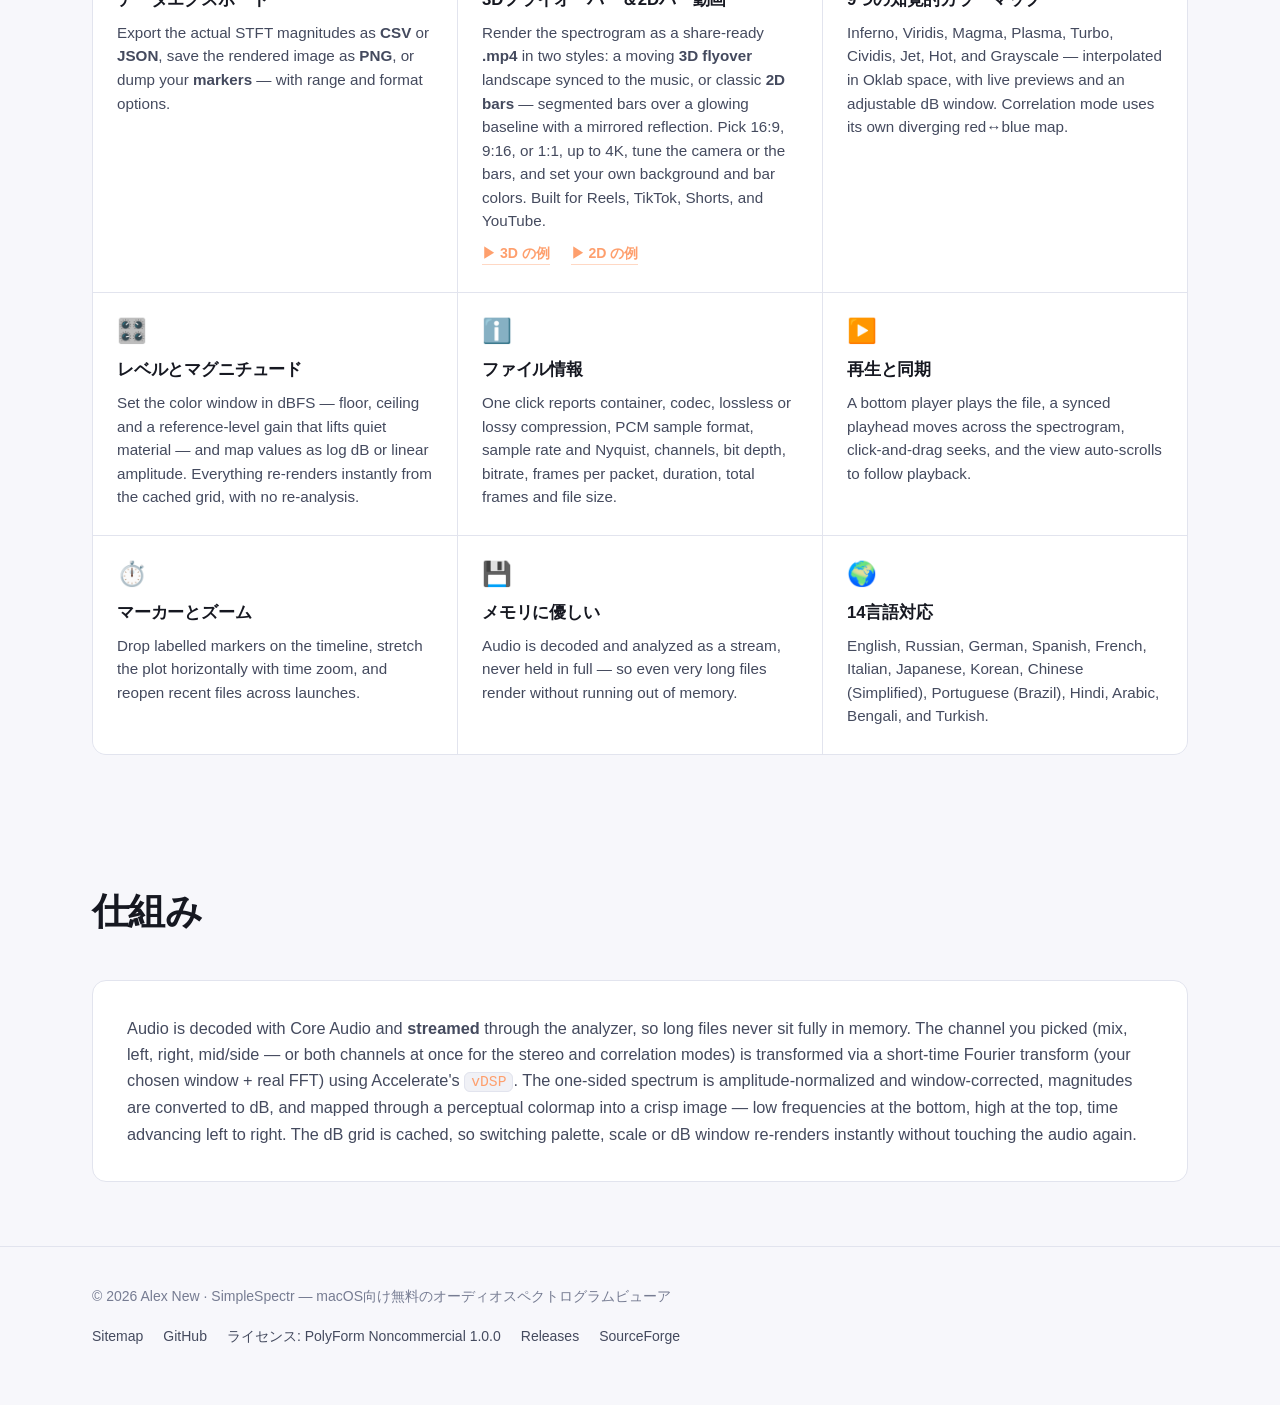
<file: web/ja/index.html>
<!DOCTYPE html>
<html lang="ja">
<head>
  <meta charset="utf-8">
  <meta name="viewport" content="width=device-width, initial-scale=1">
  <title>SimpleSpectr — macOS向け無料のオーディオスペクトログラムビューア</title>
  <meta name="description" content="macOS向けの無料オーディオスペクトログラムビューア。ソースコードはGitHubで公開。リアルタイムFFT解析、5つの周波数スケール、チャネルモード、ライブマイク入力、CSV/JSONエクスポート、14言語に対応。Mac用をダウンロード。">
  <meta name="keywords" content="オーディオスペクトログラムビューア, 無料スペクトログラム, macOS スペクトログラム, スペクトラムアナライザ mac, FFTアナライザ, STFT可視化, 音声周波数解析, ソノグラム, スペクトログラムソフト">
  <meta name="author" content="Alex New">
  <meta name="theme-color" content="#0c0d12">
  <meta name="robots" content="index, follow, max-image-preview:large, max-snippet:-1, max-video-preview:-1">
  <link rel="canonical" href="https://simplespectr.alexnew.ru/ja/">

  <meta property="og:type" content="website">
  <meta property="og:site_name" content="SimpleSpectr">
  <meta property="og:title" content="SimpleSpectr — macOS向け無料のオーディオスペクトログラムビューア">
  <meta property="og:description" content="あらゆるオーディオファイルを美しく測定できるスペクトログラムに変換する、無料のmacOSアプリ。FFT解析、ライブマイク、14言語対応。">
  <meta property="og:url" content="https://simplespectr.alexnew.ru/ja/">
  <meta property="og:locale" content="ja">
  <meta property="og:image" content="https://simplespectr.alexnew.ru/img/og-image.webp">
  <meta property="og:image:width" content="1200">
  <meta property="og:image:height" content="630">

  <meta name="twitter:card" content="summary_large_image">
  <meta name="twitter:title" content="SimpleSpectr — macOS向け無料のオーディオスペクトログラムビューア">
  <meta name="twitter:description" content="あらゆるオーディオファイルを美しく測定できるスペクトログラムに変換する、無料のmacOSアプリ。FFT解析、ライブマイク、14言語対応。">
  <meta name="twitter:image" content="https://simplespectr.alexnew.ru/img/og-image.webp">

  <link rel="alternate" hreflang="en" href="https://simplespectr.alexnew.ru/">
  <link rel="alternate" hreflang="ru" href="https://simplespectr.alexnew.ru/ru/">
  <link rel="alternate" hreflang="de" href="https://simplespectr.alexnew.ru/de/">
  <link rel="alternate" hreflang="es" href="https://simplespectr.alexnew.ru/es/">
  <link rel="alternate" hreflang="fr" href="https://simplespectr.alexnew.ru/fr/">
  <link rel="alternate" hreflang="it" href="https://simplespectr.alexnew.ru/it/">
  <link rel="alternate" hreflang="ja" href="https://simplespectr.alexnew.ru/ja/">
  <link rel="alternate" hreflang="ko" href="https://simplespectr.alexnew.ru/ko/">
  <link rel="alternate" hreflang="zh-Hans" href="https://simplespectr.alexnew.ru/zh-Hans/">
  <link rel="alternate" hreflang="pt-BR" href="https://simplespectr.alexnew.ru/pt-BR/">
  <link rel="alternate" hreflang="hi" href="https://simplespectr.alexnew.ru/hi/">
  <link rel="alternate" hreflang="ar" href="https://simplespectr.alexnew.ru/ar/">
  <link rel="alternate" hreflang="bn" href="https://simplespectr.alexnew.ru/bn/">
  <link rel="alternate" hreflang="tr" href="https://simplespectr.alexnew.ru/tr/">
  <link rel="alternate" hreflang="x-default" href="https://simplespectr.alexnew.ru/">

  <link rel="icon" type="image/png" sizes="32x32" href="/img/favicon-32.png">
  <link rel="icon" type="image/png" sizes="16x16" href="/img/favicon-16.png">
  <link rel="apple-touch-icon" href="/img/apple-touch-icon.png">
  <link rel="stylesheet" href="../assets/style.css">

  <script type="application/ld+json">
  {
    "@context": "https://schema.org",
    "@type": "SoftwareApplication",
    "name": "SimpleSpectr",
    "operatingSystem": "macOS 26.5+",
    "applicationCategory": "MultimediaApplication",
    "description": "macOS向けの無料オーディオスペクトログラムビューア。ソースコードはGitHubで公開。リアルタイムFFT解析、複数の周波数スケール、ライブマイク入力、CSV/JSON/PNGでのデータエクスポートに対応。",
    "url": "https://simplespectr.alexnew.ru/ja/",
    "downloadUrl": "https://github.com/alexex1993/SimpleSpectr/releases",
    "screenshot": "https://simplespectr.alexnew.ru/img/screenshot-1.webp",
    "inLanguage": ["ja","en","ru","de","es","fr","it","ja","ko","zh-Hans","pt-BR","hi","ar","bn","tr"],
    "author": { "@type": "Person", "name": "Alex New", "url": "https://github.com/alexex1993" },
    "softwareVersion": "2.5.8",
    "license": "https://github.com/alexex1993/SimpleSpectr/blob/main/LICENSE",
    "sameAs": [
      "https://github.com/alexex1993/SimpleSpectr",
      "https://sourceforge.net/projects/simplespectr/"
    ],
    "offers": { "@type": "Offer", "price": "0", "priceCurrency": "USD" }
  }
  </script>

  <!-- Structured data: WebSite — declares the site name shown in Google results -->
  <script type="application/ld+json">
  {
    "@context": "https://schema.org",
    "@type": "WebSite",
    "name": "SimpleSpectr",
    "url": "https://simplespectr.alexnew.ru/",
    "inLanguage": "ja",
    "publisher": {
      "@type": "Person",
      "name": "Alex New",
      "url": "https://github.com/alexex1993",
      "sameAs": [
        "https://github.com/alexex1993",
        "https://github.com/alexex1993/SimpleSpectr",
        "https://sourceforge.net/projects/simplespectr/"
      ]
    }
  }
  </script>
</head>
<body>

<header class="site-header">
  <div class="container">
    <a class="brand" href="../" aria-label="SimpleSpectr">
      <span class="brand-mark" aria-hidden="true"></span>
      <span>SimpleSpectr</span>
    </a>
    <div class="header-actions">
      <details class="lang-switch">
        <summary>🌐 日本語 <span aria-hidden="true">▾</span></summary>
        <div class="menu">
          <a href="../" lang="en" hreflang="en">English</a>
          <a href="../ru/" lang="ru" hreflang="ru">Русский</a>
          <a href="../de/" lang="de" hreflang="de">Deutsch</a>
          <a href="../es/" lang="es" hreflang="es">Español</a>
          <a href="../fr/" lang="fr" hreflang="fr">Français</a>
          <a href="../it/" lang="it" hreflang="it">Italiano</a>
          <a class="current" href="../ja/" lang="ja" hreflang="ja">日本語</a>
          <a href="../ko/" lang="ko" hreflang="ko">한국어</a>
          <a href="../zh-Hans/" lang="zh-Hans" hreflang="zh-Hans">简体中文</a>
          <a href="../pt-BR/" lang="pt-BR" hreflang="pt-BR">Português (BR)</a>
          <a href="../hi/" lang="hi" hreflang="hi">हिन्दी</a>
          <a href="../ar/" lang="ar" hreflang="ar" dir="rtl">العربية</a>
          <a href="../bn/" lang="bn" hreflang="bn">বাংলা</a>
          <a href="../tr/" lang="tr" hreflang="tr">Türkçe</a>
        </div>
      </details>
    </div>
  </div>
</header>

<main>
  <section class="hero">
    <div class="container">
      <span class="eyebrow"><span class="dot"></span> 無料 · ソースコード公開 · macOS</span>
      <h1>オーディオスペクトログラム <span class="grad">for macOS</span></h1>
      <p class="lead">スペクトログラムの表示・計測・エクスポートができる無料アプリ。</p>
      <div class="hero-cta">
        <a class="btn btn-primary js-download" href="https://github.com/alexex1993/SimpleSpectr/releases" target="_blank" rel="noopener">⬇ macOS向けダウンロード</a>
        <a class="btn btn-ghost" href="https://sourceforge.net/projects/simplespectr/">SourceForge</a>
      </div>
      <p class="hero-star-note"><a href="https://github.com/alexex1993/SimpleSpectr" target="_blank" rel="noopener">⭐ SimpleSpectr がお役に立ったら、GitHub でスターを付けてください。無料で、作者への最高の「ありがとう」になります。</a></p>
      <div class="hero-badges">
        <span><span class="pip">●</span> 非商用利用は無料</span>
        <span><span class="pip">●</span> GitHubでソースコード公開</span>
        <span><span class="pip">●</span> ネイティブアプリ · macOS 26.5+</span>
        <span><span class="pip">●</span> 14言語対応</span>
        <span><span class="pip">●</span> WAV · MP3 · FLAC · AAC · AIFF · ALAC</span>
      </div>
    </div>
  </section>

  <section aria-label="Screenshots">
    <div class="container">
      <div class="shots">
        <figure class="shot">
          <picture>
            <source type="image/webp" srcset="../img/screenshot-1.webp">
            <img src="../img/screenshot-1.png" alt="SimpleSpectrのメインウィンドウ。カラフルなオーディオスペクトログラム、左に周波数軸、下に時間軸、波形レーン、再生ヘッドが表示されている。" loading="eager" width="1600" height="915">
          </picture>
          <figcaption>メインウィンドウ：波形レーン付きの完全なスペクトログラム、ホバー時のクロスヘア読み取り、下部バーと同期した再生ヘッド。</figcaption>
        </figure>
        <figure class="shot">
          <picture>
            <source type="image/webp" srcset="../img/screenshot-2.webp">
            <img src="../img/screenshot-2.png" alt="SimpleSpectrで測定領域を選択し、スペクトラムスライスパネルを開き、設定インスペクタを表示。" loading="lazy" width="1600" height="915">
          </picture>
          <figcaption>長方形をドラッグして時間×周波数領域を計測、ダブルクリックで瞬時にスペクトラムスライス、サイドインスペクタで全てを調整。</figcaption>
        </figure>
      </div>
    </div>
  </section>

  <section id="features" aria-label="Features">
    <div class="container">
      <div class="section-head">
        <h2>スペクトログラムを読むために必要なすべて</h2>
        <p>プロフェッショナル gradeのツール — Macネイティブアプリで無料。</p>
      </div>
      <div class="features">
        <div class="feature">
          <div class="ico" aria-hidden="true">🎚️</div>
          <h3>正確なFFT解析</h3>
          <p>Short-time Fourier transform with amplitude normalization, computed via Apple's Accelerate (<span class="inline-code">vDSP</span>), so hover reports true dBFS. Pick the FFT size (256 – 16384), the overlap (up to 87.5 %) and the window — Hann, Blackman-Harris, Kaiser or Flattop.</p>
        </div>
        <div class="feature">
          <div class="ico" aria-hidden="true">🎹</div>
          <h3>5つの周波数スケール</h3>
          <p>Linear, Logarithmic (with note names, A4 = 440 Hz), Mel, Bark, and ERB. Each perceptual scale warps the rows so labels and image always agree.</p>
        </div>
        <div class="feature">
          <div class="ico" aria-hidden="true">🔈</div>
          <h3>チャネルモード</h3>
          <p>Analyze stereo as Mix (mono down-mix), Left, Right, Mid/Side (M/S) sum and difference, <strong>Stereo</strong> (L/R stacked one above the other), or <strong>Correlation</strong> that colors a single plot by how L and R relate at each frequency — red anti-phase, blue in phase.</p>
        </div>
        <div class="feature">
          <div class="ico" aria-hidden="true">🎙️</div>
          <h3>ライブマイク入力</h3>
          <p>Record from the mic and watch a full-screen spectrogram build in real time. The captured FLAC is reopened through the full analysis path.</p>
        </div>
        <div class="feature">
          <div class="ico" aria-hidden="true">📐</div>
          <h3>測定領域</h3>
          <p>Drag a rectangle for instant Δ-time, Δ-frequency, musical interval, and true-amplitude stats: RMS, sample peak dBFS, 4× oversampled true peak dBTP, and BS.1770 LUFS.</p>
        </div>
        <div class="feature">
          <div class="ico" aria-hidden="true">📊</div>
          <h3>スペクトラムスライス</h3>
          <p>Double-click any moment to pop a 1-D amplitude-vs-frequency plot of that exact STFT column — handy for reading peaks and spectral shape.</p>
        </div>
        <div class="feature">
          <div class="ico" aria-hidden="true">🎯</div>
          <h3>倍音カーソル</h3>
          <p>Overlay faint guide lines at the overtone series (2×, 3×, 4×…) above the frequency under the cursor to separate pitched content from noise.</p>
        </div>
        <div class="feature">
          <div class="ico" aria-hidden="true">🌊</div>
          <h3>波形オーバービュー</h3>
          <p>A time-domain amplitude lane above the spectrogram, locked to the same time axis and zoom, so you can see dynamics alongside frequency.</p>
        </div>
        <div class="feature">
          <div class="ico" aria-hidden="true">🔍</div>
          <h3>ホバークロスヘア読み取り</h3>
          <p>Move the cursor anywhere to read the exact time, frequency, and signal level (dB) at that point, without re-reading pixels.</p>
        </div>
        <div class="feature">
          <div class="ico" aria-hidden="true">⬇️</div>
          <h3>データエクスポート</h3>
          <p>Export the actual STFT magnitudes as <strong>CSV</strong> or <strong>JSON</strong>, save the rendered image as <strong>PNG</strong>, or dump your <strong>markers</strong> — with range and format options.</p>
        </div>
        <div class="feature">
          <div class="ico" aria-hidden="true">🎬</div>
          <h3>3Dフライオーバー＆2Dバー動画</h3>
          <p>Render the spectrogram as a share-ready <strong>.mp4</strong> in two styles: a moving <strong>3D flyover</strong> landscape synced to the music, or classic <strong>2D bars</strong> — segmented bars over a glowing baseline with a mirrored reflection. Pick 16:9, 9:16, or 1:1, up to 4K, tune the camera or the bars, and set your own background and bar colors. Built for Reels, TikTok, Shorts, and YouTube.</p>
          <a class="video-link" href="https://www.youtube.com/shorts/2R7Y4tpET7c" target="_blank" rel="noopener">▶ 3D の例</a>
          <a class="video-link" href="https://www.youtube.com/shorts/9IhbY1iPCmg" target="_blank" rel="noopener">▶ 2D の例</a>
        </div>
        <div class="feature">
          <div class="ico" aria-hidden="true">🎨</div>
          <h3>9つの知覚的カラーマップ</h3>
          <p>Inferno, Viridis, Magma, Plasma, Turbo, Cividis, Jet, Hot, and Grayscale — interpolated in Oklab space, with live previews and an adjustable dB window. Correlation mode uses its own diverging red↔blue map.</p>
        </div>
        <div class="feature">
          <div class="ico" aria-hidden="true">🎛️</div>
          <h3>レベルとマグニチュード</h3>
          <p>Set the color window in dBFS — floor, ceiling and a reference-level gain that lifts quiet material — and map values as log dB or linear amplitude. Everything re-renders instantly from the cached grid, with no re-analysis.</p>
        </div>
        <div class="feature">
          <div class="ico" aria-hidden="true">ℹ️</div>
          <h3>ファイル情報</h3>
          <p>One click reports container, codec, lossless or lossy compression, PCM sample format, sample rate and Nyquist, channels, bit depth, bitrate, frames per packet, duration, total frames and file size.</p>
        </div>
        <div class="feature">
          <div class="ico" aria-hidden="true">▶️</div>
          <h3>再生と同期</h3>
          <p>A bottom player plays the file, a synced playhead moves across the spectrogram, click-and-drag seeks, and the view auto-scrolls to follow playback.</p>
        </div>
        <div class="feature">
          <div class="ico" aria-hidden="true">⏱️</div>
          <h3>マーカーとズーム</h3>
          <p>Drop labelled markers on the timeline, stretch the plot horizontally with time zoom, and reopen recent files across launches.</p>
        </div>
        <div class="feature">
          <div class="ico" aria-hidden="true">💾</div>
          <h3>メモリに優しい</h3>
          <p>Audio is decoded and analyzed as a stream, never held in full — so even very long files render without running out of memory.</p>
        </div>
        <div class="feature">
          <div class="ico" aria-hidden="true">🌍</div>
          <h3>14言語対応</h3>
          <p>English, Russian, German, Spanish, French, Italian, Japanese, Korean, Chinese (Simplified), Portuguese (Brazil), Hindi, Arabic, Bengali, and Turkish.</p>
        </div>
      </div>
    </div>
  </section>

  <section aria-label="How it works">
    <div class="container">
      <div class="section-head">
        <h2>仕組み</h2>
      </div>
      <div class="howto">
        <p>Audio is decoded with Core Audio and <strong>streamed</strong> through the analyzer, so long files never sit fully in memory. The channel you picked (mix, left, right, mid/side — or both channels at once for the stereo and correlation modes) is transformed via a short-time Fourier transform (your chosen window + real FFT) using Accelerate's <span class="inline-code">vDSP</span>. The one-sided spectrum is amplitude-normalized and window-corrected, magnitudes are converted to dB, and mapped through a perceptual colormap into a crisp image — low frequencies at the bottom, high at the top, time advancing left to right. The dB grid is cached, so switching palette, scale or dB window re-renders instantly without touching the audio again.</p>
      </div>
    </div>
  </section>
</main>

<footer class="site-footer">
  <div class="container">
    <div>© <span id="year">2026</span> Alex New · SimpleSpectr — macOS向け無料のオーディオスペクトログラムビューア</div>
    <div class="footer-links">
      <a href="../sitemap.xml">Sitemap</a>
      <a href="https://github.com/alexex1993/SimpleSpectr">GitHub</a>
      <a href="https://github.com/alexex1993/SimpleSpectr/blob/main/LICENSE">ライセンス: PolyForm Noncommercial 1.0.0</a>
      <a href="https://github.com/alexex1993/SimpleSpectr/releases">Releases</a>
      <a href="https://sourceforge.net/projects/simplespectr/">SourceForge</a>
    </div>
  </div>
</footer>


<script>document.getElementById("year").textContent = new Date().getFullYear();</script>
</body>
</html>
</file>
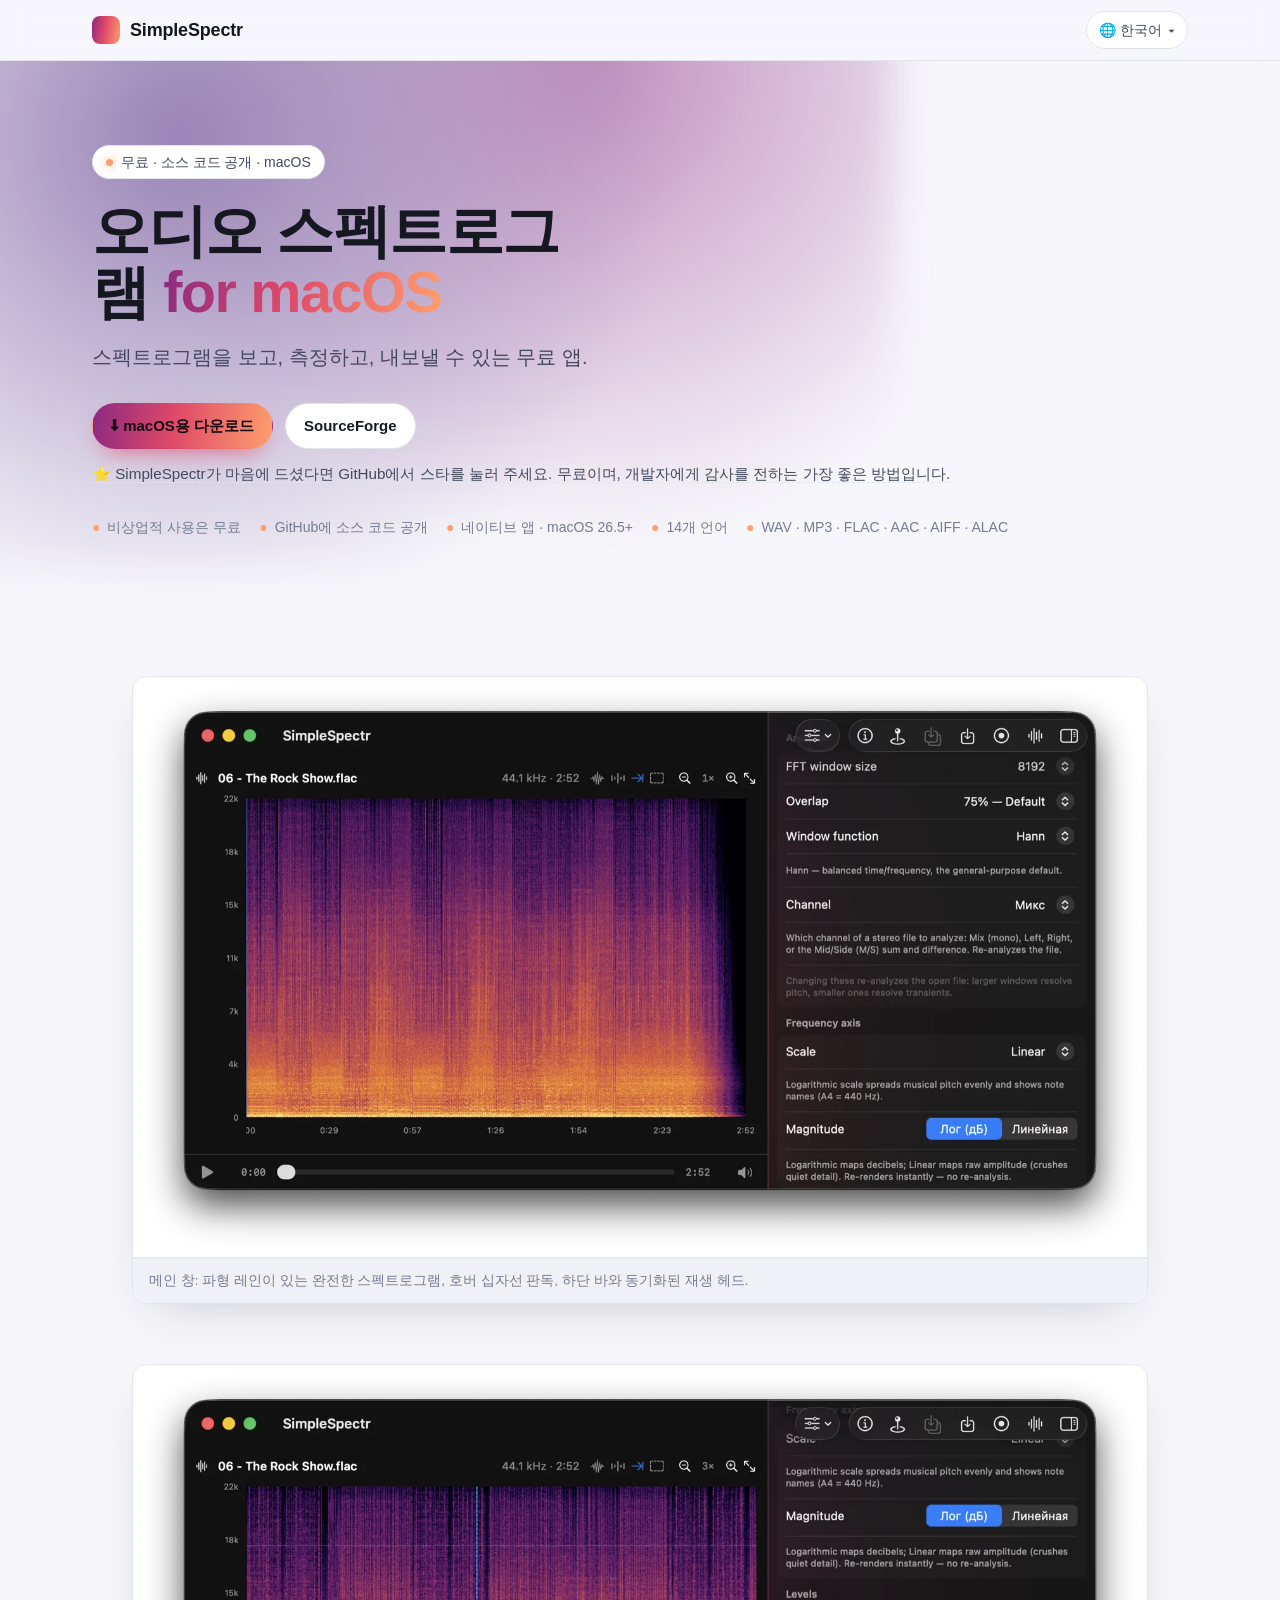
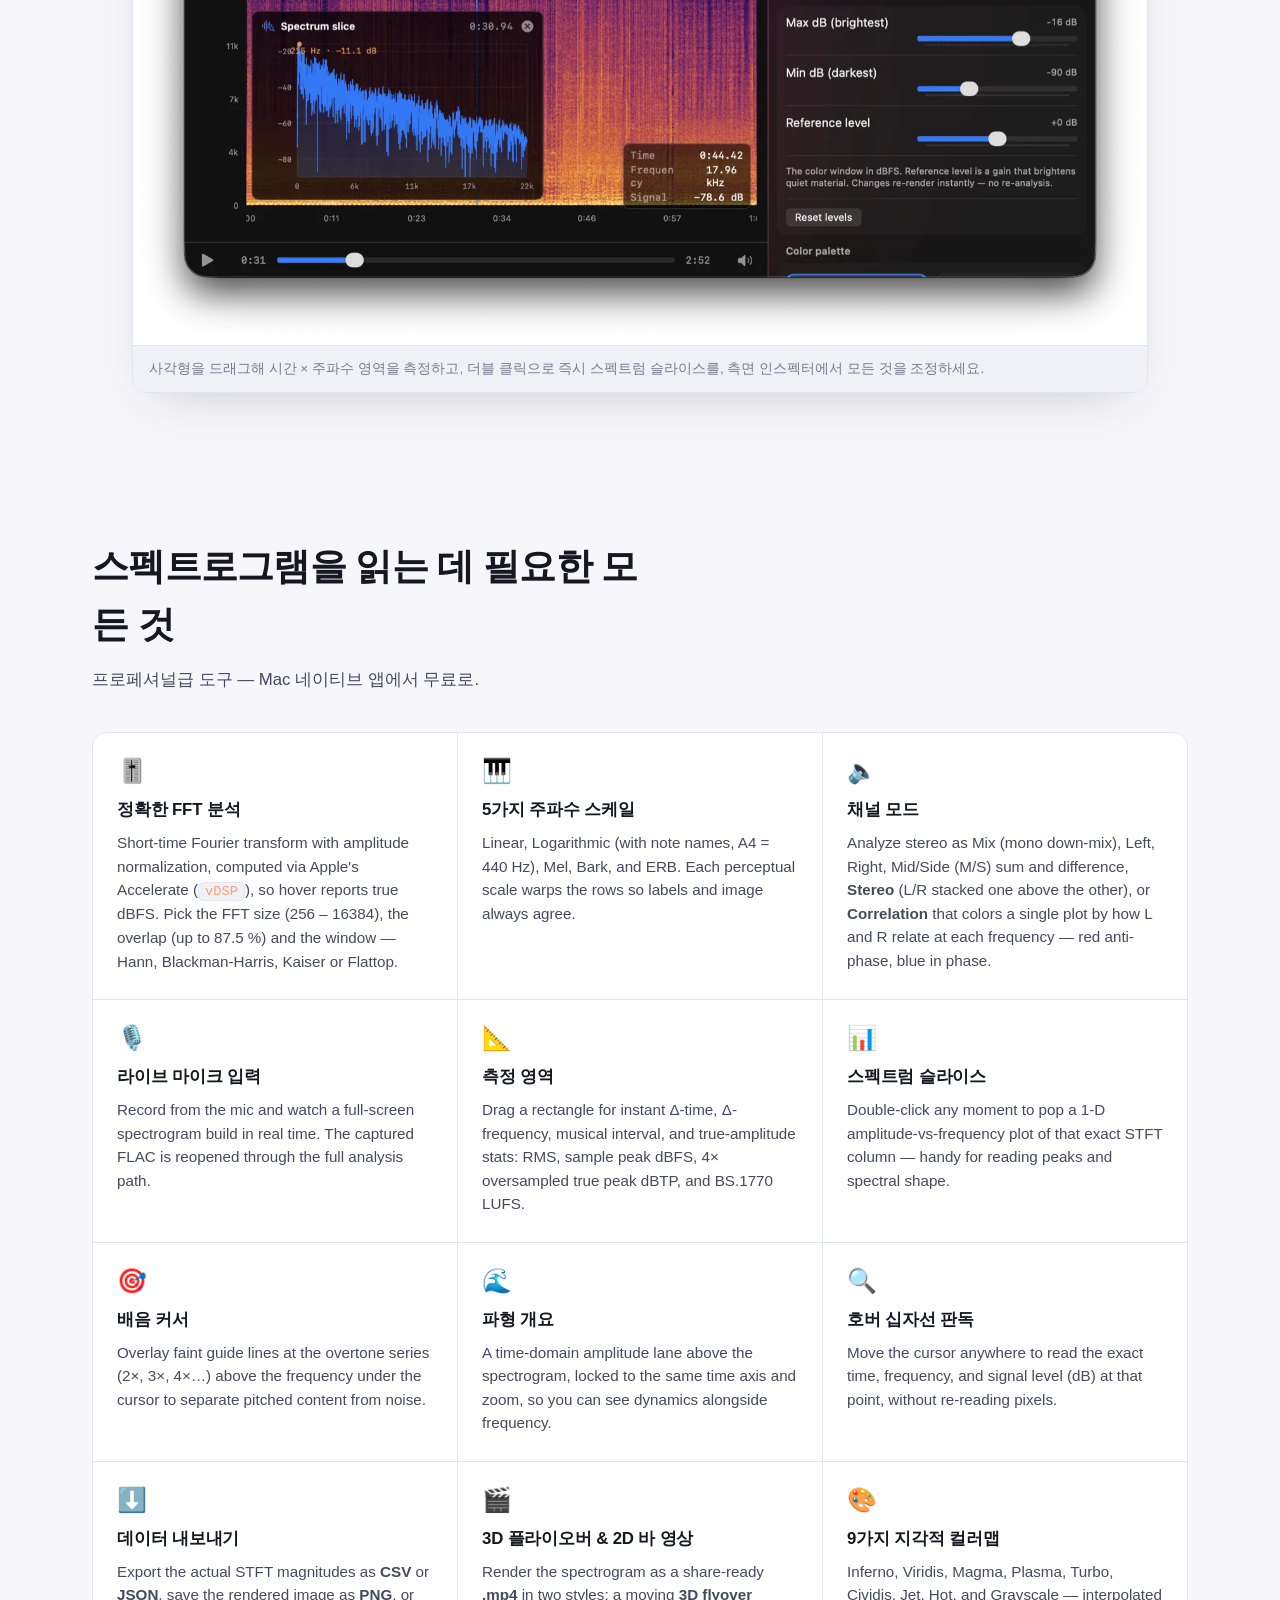
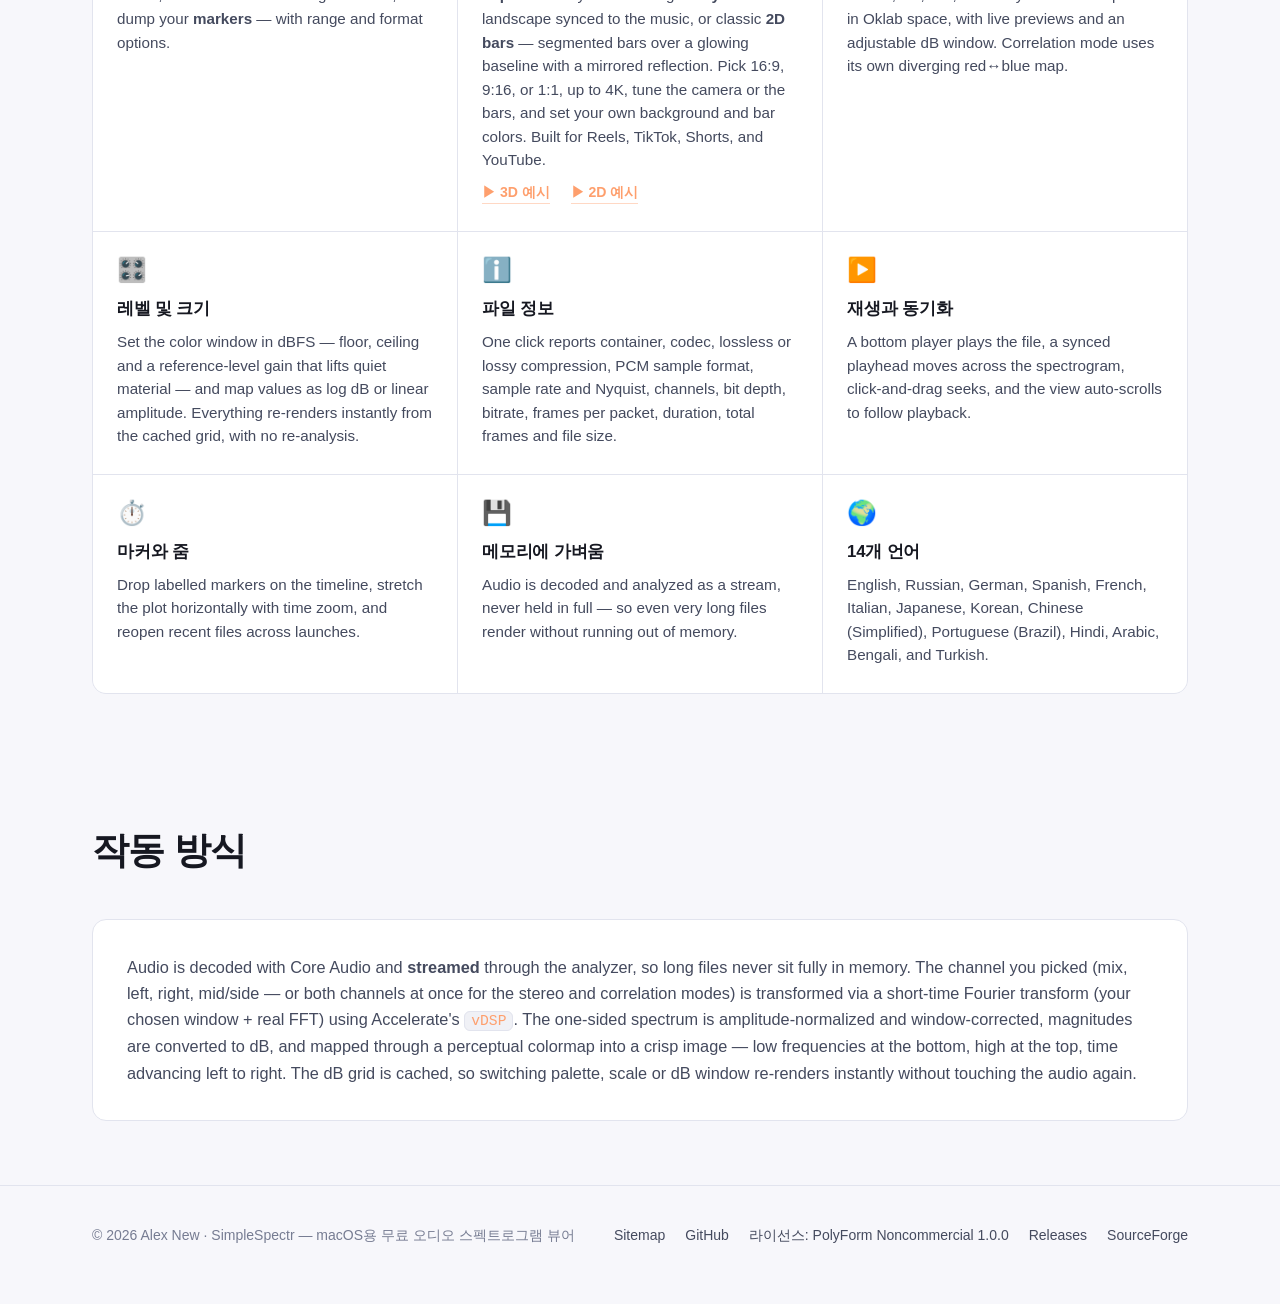
<file: web/ko/index.html>
<!DOCTYPE html>
<html lang="ko">
<head>
  <meta charset="utf-8">
  <meta name="viewport" content="width=device-width, initial-scale=1">
  <title>SimpleSpectr — macOS용 무료 오디오 스펙트로그램 뷰어</title>
  <meta name="description" content="macOS용 무료 오디오 스펙트로그램 뷰어. 소스 코드는 GitHub에 공개. 실시간 FFT 분석, 5가지 주파수 스케일, 채널 모드, 라이브 마이크 입력, CSV/JSON 내보내기, 14개 언어 지원. Mac용 다운로드.">
  <meta name="keywords" content="오디오 스펙트로그램 뷰어, 무료 스펙트로그램, macOS 스펙트로그램, 스펙트럼 분석기 mac, FFT 분석기, STFT 시각화, 오디오 주파수 분석, 소노그램, 스펙트로그램 소프트웨어">
  <meta name="author" content="Alex New">
  <meta name="theme-color" content="#0c0d12">
  <meta name="robots" content="index, follow, max-image-preview:large, max-snippet:-1, max-video-preview:-1">
  <link rel="canonical" href="https://simplespectr.alexnew.ru/ko/">

  <meta property="og:type" content="website">
  <meta property="og:site_name" content="SimpleSpectr">
  <meta property="og:title" content="SimpleSpectr — macOS용 무료 오디오 스펙트로그램 뷰어">
  <meta property="og:description" content="모든 오디오 파일을 아름답고 측정 가능한 스펙트로그램으로 바꿔주는 무료 macOS 앱. FFT 분석, 라이브 마이크, 14개 언어 지원.">
  <meta property="og:url" content="https://simplespectr.alexnew.ru/ko/">
  <meta property="og:locale" content="ko">
  <meta property="og:image" content="https://simplespectr.alexnew.ru/img/og-image.webp">
  <meta property="og:image:width" content="1200">
  <meta property="og:image:height" content="630">

  <meta name="twitter:card" content="summary_large_image">
  <meta name="twitter:title" content="SimpleSpectr — macOS용 무료 오디오 스펙트로그램 뷰어">
  <meta name="twitter:description" content="모든 오디오 파일을 아름답고 측정 가능한 스펙트로그램으로 바꿔주는 무료 macOS 앱. FFT 분석, 라이브 마이크, 14개 언어 지원.">
  <meta name="twitter:image" content="https://simplespectr.alexnew.ru/img/og-image.webp">

  <link rel="alternate" hreflang="en" href="https://simplespectr.alexnew.ru/">
  <link rel="alternate" hreflang="ru" href="https://simplespectr.alexnew.ru/ru/">
  <link rel="alternate" hreflang="de" href="https://simplespectr.alexnew.ru/de/">
  <link rel="alternate" hreflang="es" href="https://simplespectr.alexnew.ru/es/">
  <link rel="alternate" hreflang="fr" href="https://simplespectr.alexnew.ru/fr/">
  <link rel="alternate" hreflang="it" href="https://simplespectr.alexnew.ru/it/">
  <link rel="alternate" hreflang="ja" href="https://simplespectr.alexnew.ru/ja/">
  <link rel="alternate" hreflang="ko" href="https://simplespectr.alexnew.ru/ko/">
  <link rel="alternate" hreflang="zh-Hans" href="https://simplespectr.alexnew.ru/zh-Hans/">
  <link rel="alternate" hreflang="pt-BR" href="https://simplespectr.alexnew.ru/pt-BR/">
  <link rel="alternate" hreflang="hi" href="https://simplespectr.alexnew.ru/hi/">
  <link rel="alternate" hreflang="ar" href="https://simplespectr.alexnew.ru/ar/">
  <link rel="alternate" hreflang="bn" href="https://simplespectr.alexnew.ru/bn/">
  <link rel="alternate" hreflang="tr" href="https://simplespectr.alexnew.ru/tr/">
  <link rel="alternate" hreflang="x-default" href="https://simplespectr.alexnew.ru/">

  <link rel="icon" type="image/png" sizes="32x32" href="/img/favicon-32.png">
  <link rel="icon" type="image/png" sizes="16x16" href="/img/favicon-16.png">
  <link rel="apple-touch-icon" href="/img/apple-touch-icon.png">
  <link rel="stylesheet" href="../assets/style.css">

  <script type="application/ld+json">
  {
    "@context": "https://schema.org",
    "@type": "SoftwareApplication",
    "name": "SimpleSpectr",
    "operatingSystem": "macOS 26.5+",
    "applicationCategory": "MultimediaApplication",
    "description": "macOS용 무료 오디오 스펙트로그램 뷰어. 소스 코드는 GitHub에 공개. 실시간 FFT 분석, 여러 주파수 스케일, 라이브 마이크 입력 및 CSV/JSON/PNG 데이터 내보내기 지원.",
    "url": "https://simplespectr.alexnew.ru/ko/",
    "downloadUrl": "https://github.com/alexex1993/SimpleSpectr/releases",
    "screenshot": "https://simplespectr.alexnew.ru/img/screenshot-1.webp",
    "inLanguage": ["ko","en","ru","de","es","fr","it","ja","ko","zh-Hans","pt-BR","hi","ar","bn","tr"],
    "author": { "@type": "Person", "name": "Alex New", "url": "https://github.com/alexex1993" },
    "softwareVersion": "2.5.8",
    "license": "https://github.com/alexex1993/SimpleSpectr/blob/main/LICENSE",
    "sameAs": [
      "https://github.com/alexex1993/SimpleSpectr",
      "https://sourceforge.net/projects/simplespectr/"
    ],
    "offers": { "@type": "Offer", "price": "0", "priceCurrency": "USD" }
  }
  </script>

  <!-- Structured data: WebSite — declares the site name shown in Google results -->
  <script type="application/ld+json">
  {
    "@context": "https://schema.org",
    "@type": "WebSite",
    "name": "SimpleSpectr",
    "url": "https://simplespectr.alexnew.ru/",
    "inLanguage": "ko",
    "publisher": {
      "@type": "Person",
      "name": "Alex New",
      "url": "https://github.com/alexex1993",
      "sameAs": [
        "https://github.com/alexex1993",
        "https://github.com/alexex1993/SimpleSpectr",
        "https://sourceforge.net/projects/simplespectr/"
      ]
    }
  }
  </script>
</head>
<body>

<header class="site-header">
  <div class="container">
    <a class="brand" href="../" aria-label="SimpleSpectr">
      <span class="brand-mark" aria-hidden="true"></span>
      <span>SimpleSpectr</span>
    </a>
    <div class="header-actions">
      <details class="lang-switch">
        <summary>🌐 한국어 <span aria-hidden="true">▾</span></summary>
        <div class="menu">
          <a href="../" lang="en" hreflang="en">English</a>
          <a href="../ru/" lang="ru" hreflang="ru">Русский</a>
          <a href="../de/" lang="de" hreflang="de">Deutsch</a>
          <a href="../es/" lang="es" hreflang="es">Español</a>
          <a href="../fr/" lang="fr" hreflang="fr">Français</a>
          <a href="../it/" lang="it" hreflang="it">Italiano</a>
          <a href="../ja/" lang="ja" hreflang="ja">日本語</a>
          <a class="current" href="../ko/" lang="ko" hreflang="ko">한국어</a>
          <a href="../zh-Hans/" lang="zh-Hans" hreflang="zh-Hans">简体中文</a>
          <a href="../pt-BR/" lang="pt-BR" hreflang="pt-BR">Português (BR)</a>
          <a href="../hi/" lang="hi" hreflang="hi">हिन्दी</a>
          <a href="../ar/" lang="ar" hreflang="ar" dir="rtl">العربية</a>
          <a href="../bn/" lang="bn" hreflang="bn">বাংলা</a>
          <a href="../tr/" lang="tr" hreflang="tr">Türkçe</a>
        </div>
      </details>
    </div>
  </div>
</header>

<main>
  <section class="hero">
    <div class="container">
      <span class="eyebrow"><span class="dot"></span> 무료 · 소스 코드 공개 · macOS</span>
      <h1>오디오 스펙트로그램 <span class="grad">for macOS</span></h1>
      <p class="lead">스펙트로그램을 보고, 측정하고, 내보낼 수 있는 무료 앱.</p>
      <div class="hero-cta">
        <a class="btn btn-primary js-download" href="https://github.com/alexex1993/SimpleSpectr/releases" target="_blank" rel="noopener">⬇ macOS용 다운로드</a>
        <a class="btn btn-ghost" href="https://sourceforge.net/projects/simplespectr/">SourceForge</a>
      </div>
      <p class="hero-star-note"><a href="https://github.com/alexex1993/SimpleSpectr" target="_blank" rel="noopener">⭐ SimpleSpectr가 마음에 드셨다면 GitHub에서 스타를 눌러 주세요. 무료이며, 개발자에게 감사를 전하는 가장 좋은 방법입니다.</a></p>
      <div class="hero-badges">
        <span><span class="pip">●</span> 비상업적 사용은 무료</span>
        <span><span class="pip">●</span> GitHub에 소스 코드 공개</span>
        <span><span class="pip">●</span> 네이티브 앱 · macOS 26.5+</span>
        <span><span class="pip">●</span> 14개 언어</span>
        <span><span class="pip">●</span> WAV · MP3 · FLAC · AAC · AIFF · ALAC</span>
      </div>
    </div>
  </section>

  <section aria-label="Screenshots">
    <div class="container">
      <div class="shots">
        <figure class="shot">
          <picture>
            <source type="image/webp" srcset="../img/screenshot-1.webp">
            <img src="../img/screenshot-1.png" alt="SimpleSpectr 메인 창. 색상이 풍부한 오디오 스펙트로그램, 왼쪽에 주파수 축, 아래에 시간 축, 파형 레인, 동기화된 재생 헤드가 표시됨." loading="eager" width="1600" height="915">
          </picture>
          <figcaption>메인 창: 파형 레인이 있는 완전한 스펙트로그램, 호버 십자선 판독, 하단 바와 동기화된 재생 헤드.</figcaption>
        </figure>
        <figure class="shot">
          <picture>
            <source type="image/webp" srcset="../img/screenshot-2.webp">
            <img src="../img/screenshot-2.png" alt="SimpleSpectr에서 측정 영역을 선택하고 스펙트럼 슬라이스 패널을 열고 설정 인스펙터를 표시." loading="lazy" width="1600" height="915">
          </picture>
          <figcaption>사각형을 드래그해 시간 × 주파수 영역을 측정하고, 더블 클릭으로 즉시 스펙트럼 슬라이스를, 측면 인스펙터에서 모든 것을 조정하세요.</figcaption>
        </figure>
      </div>
    </div>
  </section>

  <section id="features" aria-label="Features">
    <div class="container">
      <div class="section-head">
        <h2>스펙트로그램을 읽는 데 필요한 모든 것</h2>
        <p>프로페셔널급 도구 — Mac 네이티브 앱에서 무료로.</p>
      </div>
      <div class="features">
        <div class="feature">
          <div class="ico" aria-hidden="true">🎚️</div>
          <h3>정확한 FFT 분석</h3>
          <p>Short-time Fourier transform with amplitude normalization, computed via Apple's Accelerate (<span class="inline-code">vDSP</span>), so hover reports true dBFS. Pick the FFT size (256 – 16384), the overlap (up to 87.5 %) and the window — Hann, Blackman-Harris, Kaiser or Flattop.</p>
        </div>
        <div class="feature">
          <div class="ico" aria-hidden="true">🎹</div>
          <h3>5가지 주파수 스케일</h3>
          <p>Linear, Logarithmic (with note names, A4 = 440 Hz), Mel, Bark, and ERB. Each perceptual scale warps the rows so labels and image always agree.</p>
        </div>
        <div class="feature">
          <div class="ico" aria-hidden="true">🔈</div>
          <h3>채널 모드</h3>
          <p>Analyze stereo as Mix (mono down-mix), Left, Right, Mid/Side (M/S) sum and difference, <strong>Stereo</strong> (L/R stacked one above the other), or <strong>Correlation</strong> that colors a single plot by how L and R relate at each frequency — red anti-phase, blue in phase.</p>
        </div>
        <div class="feature">
          <div class="ico" aria-hidden="true">🎙️</div>
          <h3>라이브 마이크 입력</h3>
          <p>Record from the mic and watch a full-screen spectrogram build in real time. The captured FLAC is reopened through the full analysis path.</p>
        </div>
        <div class="feature">
          <div class="ico" aria-hidden="true">📐</div>
          <h3>측정 영역</h3>
          <p>Drag a rectangle for instant Δ-time, Δ-frequency, musical interval, and true-amplitude stats: RMS, sample peak dBFS, 4× oversampled true peak dBTP, and BS.1770 LUFS.</p>
        </div>
        <div class="feature">
          <div class="ico" aria-hidden="true">📊</div>
          <h3>스펙트럼 슬라이스</h3>
          <p>Double-click any moment to pop a 1-D amplitude-vs-frequency plot of that exact STFT column — handy for reading peaks and spectral shape.</p>
        </div>
        <div class="feature">
          <div class="ico" aria-hidden="true">🎯</div>
          <h3>배음 커서</h3>
          <p>Overlay faint guide lines at the overtone series (2×, 3×, 4×…) above the frequency under the cursor to separate pitched content from noise.</p>
        </div>
        <div class="feature">
          <div class="ico" aria-hidden="true">🌊</div>
          <h3>파형 개요</h3>
          <p>A time-domain amplitude lane above the spectrogram, locked to the same time axis and zoom, so you can see dynamics alongside frequency.</p>
        </div>
        <div class="feature">
          <div class="ico" aria-hidden="true">🔍</div>
          <h3>호버 십자선 판독</h3>
          <p>Move the cursor anywhere to read the exact time, frequency, and signal level (dB) at that point, without re-reading pixels.</p>
        </div>
        <div class="feature">
          <div class="ico" aria-hidden="true">⬇️</div>
          <h3>데이터 내보내기</h3>
          <p>Export the actual STFT magnitudes as <strong>CSV</strong> or <strong>JSON</strong>, save the rendered image as <strong>PNG</strong>, or dump your <strong>markers</strong> — with range and format options.</p>
        </div>
        <div class="feature">
          <div class="ico" aria-hidden="true">🎬</div>
          <h3>3D 플라이오버 & 2D 바 영상</h3>
          <p>Render the spectrogram as a share-ready <strong>.mp4</strong> in two styles: a moving <strong>3D flyover</strong> landscape synced to the music, or classic <strong>2D bars</strong> — segmented bars over a glowing baseline with a mirrored reflection. Pick 16:9, 9:16, or 1:1, up to 4K, tune the camera or the bars, and set your own background and bar colors. Built for Reels, TikTok, Shorts, and YouTube.</p>
          <a class="video-link" href="https://www.youtube.com/shorts/2R7Y4tpET7c" target="_blank" rel="noopener">▶ 3D 예시</a>
          <a class="video-link" href="https://www.youtube.com/shorts/9IhbY1iPCmg" target="_blank" rel="noopener">▶ 2D 예시</a>
        </div>
        <div class="feature">
          <div class="ico" aria-hidden="true">🎨</div>
          <h3>9가지 지각적 컬러맵</h3>
          <p>Inferno, Viridis, Magma, Plasma, Turbo, Cividis, Jet, Hot, and Grayscale — interpolated in Oklab space, with live previews and an adjustable dB window. Correlation mode uses its own diverging red↔blue map.</p>
        </div>
        <div class="feature">
          <div class="ico" aria-hidden="true">🎛️</div>
          <h3>레벨 및 크기</h3>
          <p>Set the color window in dBFS — floor, ceiling and a reference-level gain that lifts quiet material — and map values as log dB or linear amplitude. Everything re-renders instantly from the cached grid, with no re-analysis.</p>
        </div>
        <div class="feature">
          <div class="ico" aria-hidden="true">ℹ️</div>
          <h3>파일 정보</h3>
          <p>One click reports container, codec, lossless or lossy compression, PCM sample format, sample rate and Nyquist, channels, bit depth, bitrate, frames per packet, duration, total frames and file size.</p>
        </div>
        <div class="feature">
          <div class="ico" aria-hidden="true">▶️</div>
          <h3>재생과 동기화</h3>
          <p>A bottom player plays the file, a synced playhead moves across the spectrogram, click-and-drag seeks, and the view auto-scrolls to follow playback.</p>
        </div>
        <div class="feature">
          <div class="ico" aria-hidden="true">⏱️</div>
          <h3>마커와 줌</h3>
          <p>Drop labelled markers on the timeline, stretch the plot horizontally with time zoom, and reopen recent files across launches.</p>
        </div>
        <div class="feature">
          <div class="ico" aria-hidden="true">💾</div>
          <h3>메모리에 가벼움</h3>
          <p>Audio is decoded and analyzed as a stream, never held in full — so even very long files render without running out of memory.</p>
        </div>
        <div class="feature">
          <div class="ico" aria-hidden="true">🌍</div>
          <h3>14개 언어</h3>
          <p>English, Russian, German, Spanish, French, Italian, Japanese, Korean, Chinese (Simplified), Portuguese (Brazil), Hindi, Arabic, Bengali, and Turkish.</p>
        </div>
      </div>
    </div>
  </section>

  <section aria-label="How it works">
    <div class="container">
      <div class="section-head">
        <h2>작동 방식</h2>
      </div>
      <div class="howto">
        <p>Audio is decoded with Core Audio and <strong>streamed</strong> through the analyzer, so long files never sit fully in memory. The channel you picked (mix, left, right, mid/side — or both channels at once for the stereo and correlation modes) is transformed via a short-time Fourier transform (your chosen window + real FFT) using Accelerate's <span class="inline-code">vDSP</span>. The one-sided spectrum is amplitude-normalized and window-corrected, magnitudes are converted to dB, and mapped through a perceptual colormap into a crisp image — low frequencies at the bottom, high at the top, time advancing left to right. The dB grid is cached, so switching palette, scale or dB window re-renders instantly without touching the audio again.</p>
      </div>
    </div>
  </section>
</main>

<footer class="site-footer">
  <div class="container">
    <div>© <span id="year">2026</span> Alex New · SimpleSpectr — macOS용 무료 오디오 스펙트로그램 뷰어</div>
    <div class="footer-links">
      <a href="../sitemap.xml">Sitemap</a>
      <a href="https://github.com/alexex1993/SimpleSpectr">GitHub</a>
      <a href="https://github.com/alexex1993/SimpleSpectr/blob/main/LICENSE">라이선스: PolyForm Noncommercial 1.0.0</a>
      <a href="https://github.com/alexex1993/SimpleSpectr/releases">Releases</a>
      <a href="https://sourceforge.net/projects/simplespectr/">SourceForge</a>
    </div>
  </div>
</footer>


<script>document.getElementById("year").textContent = new Date().getFullYear();</script>
</body>
</html>
</file>
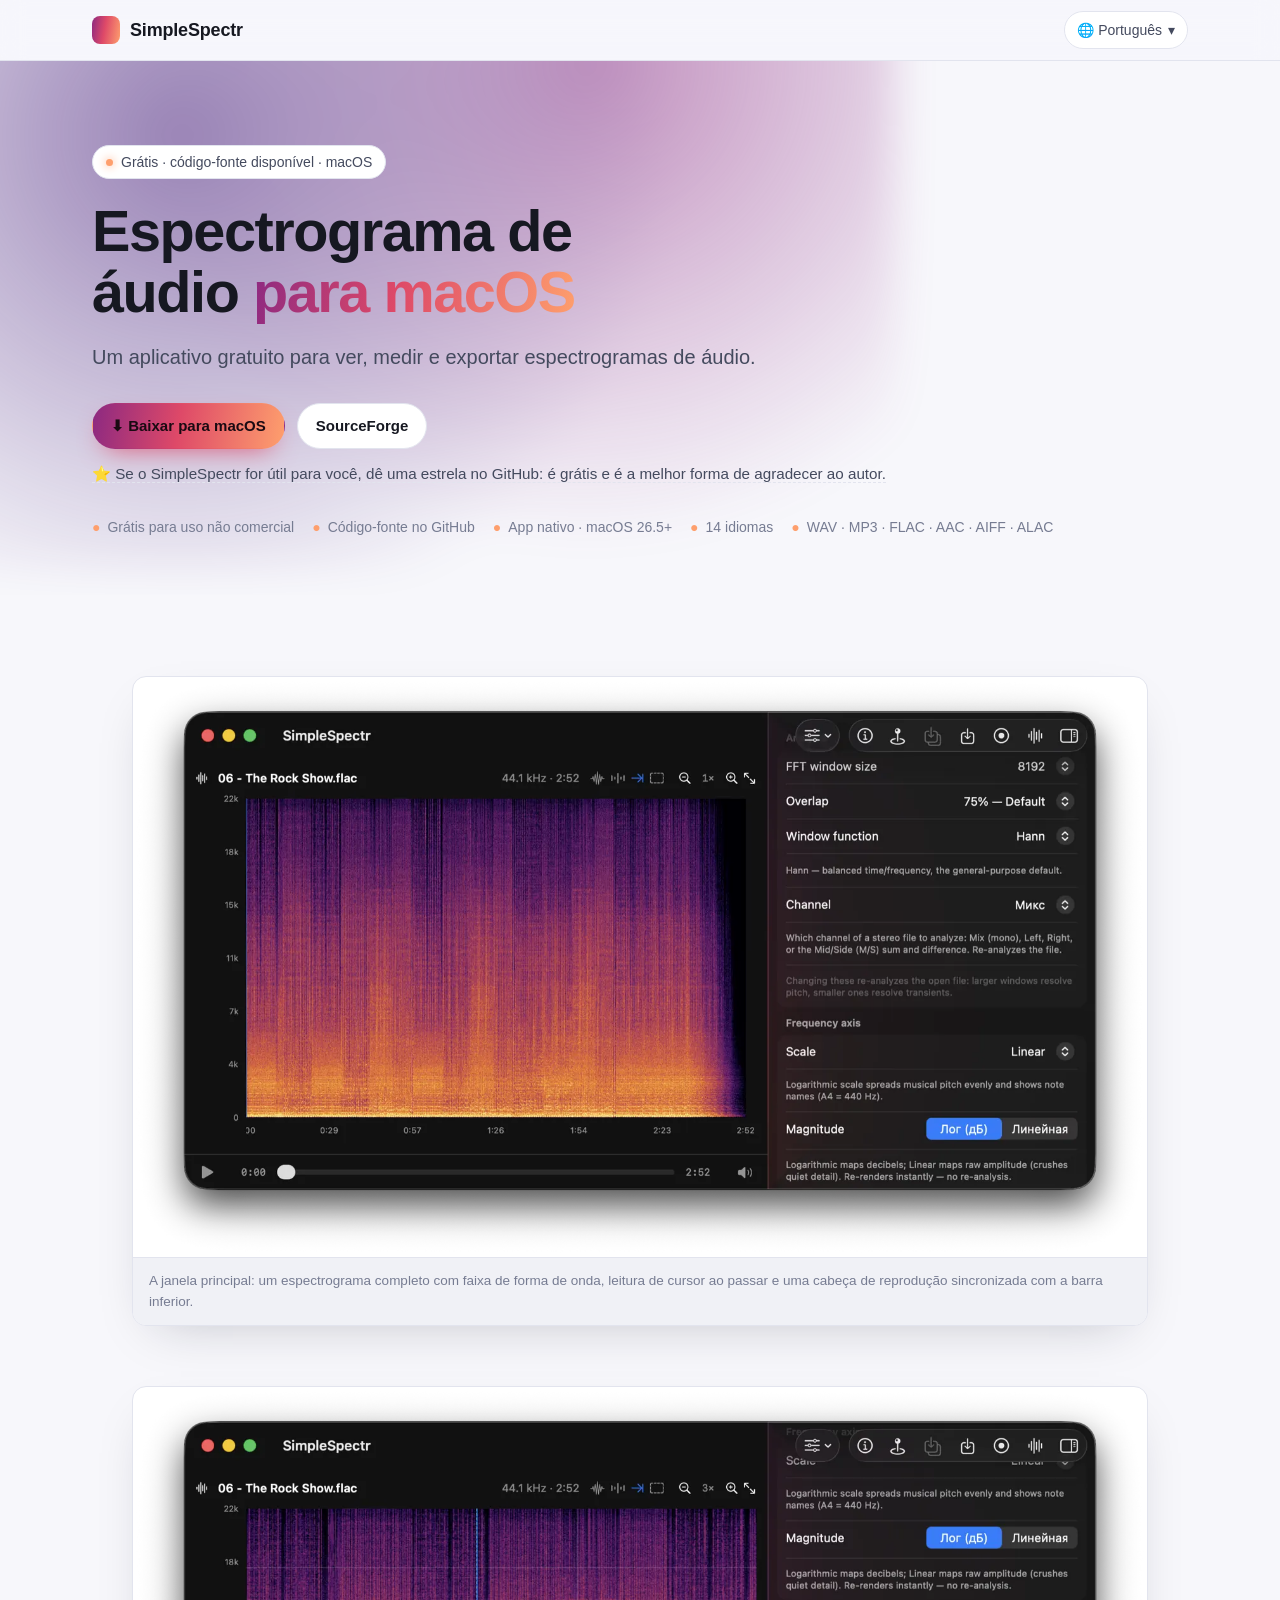
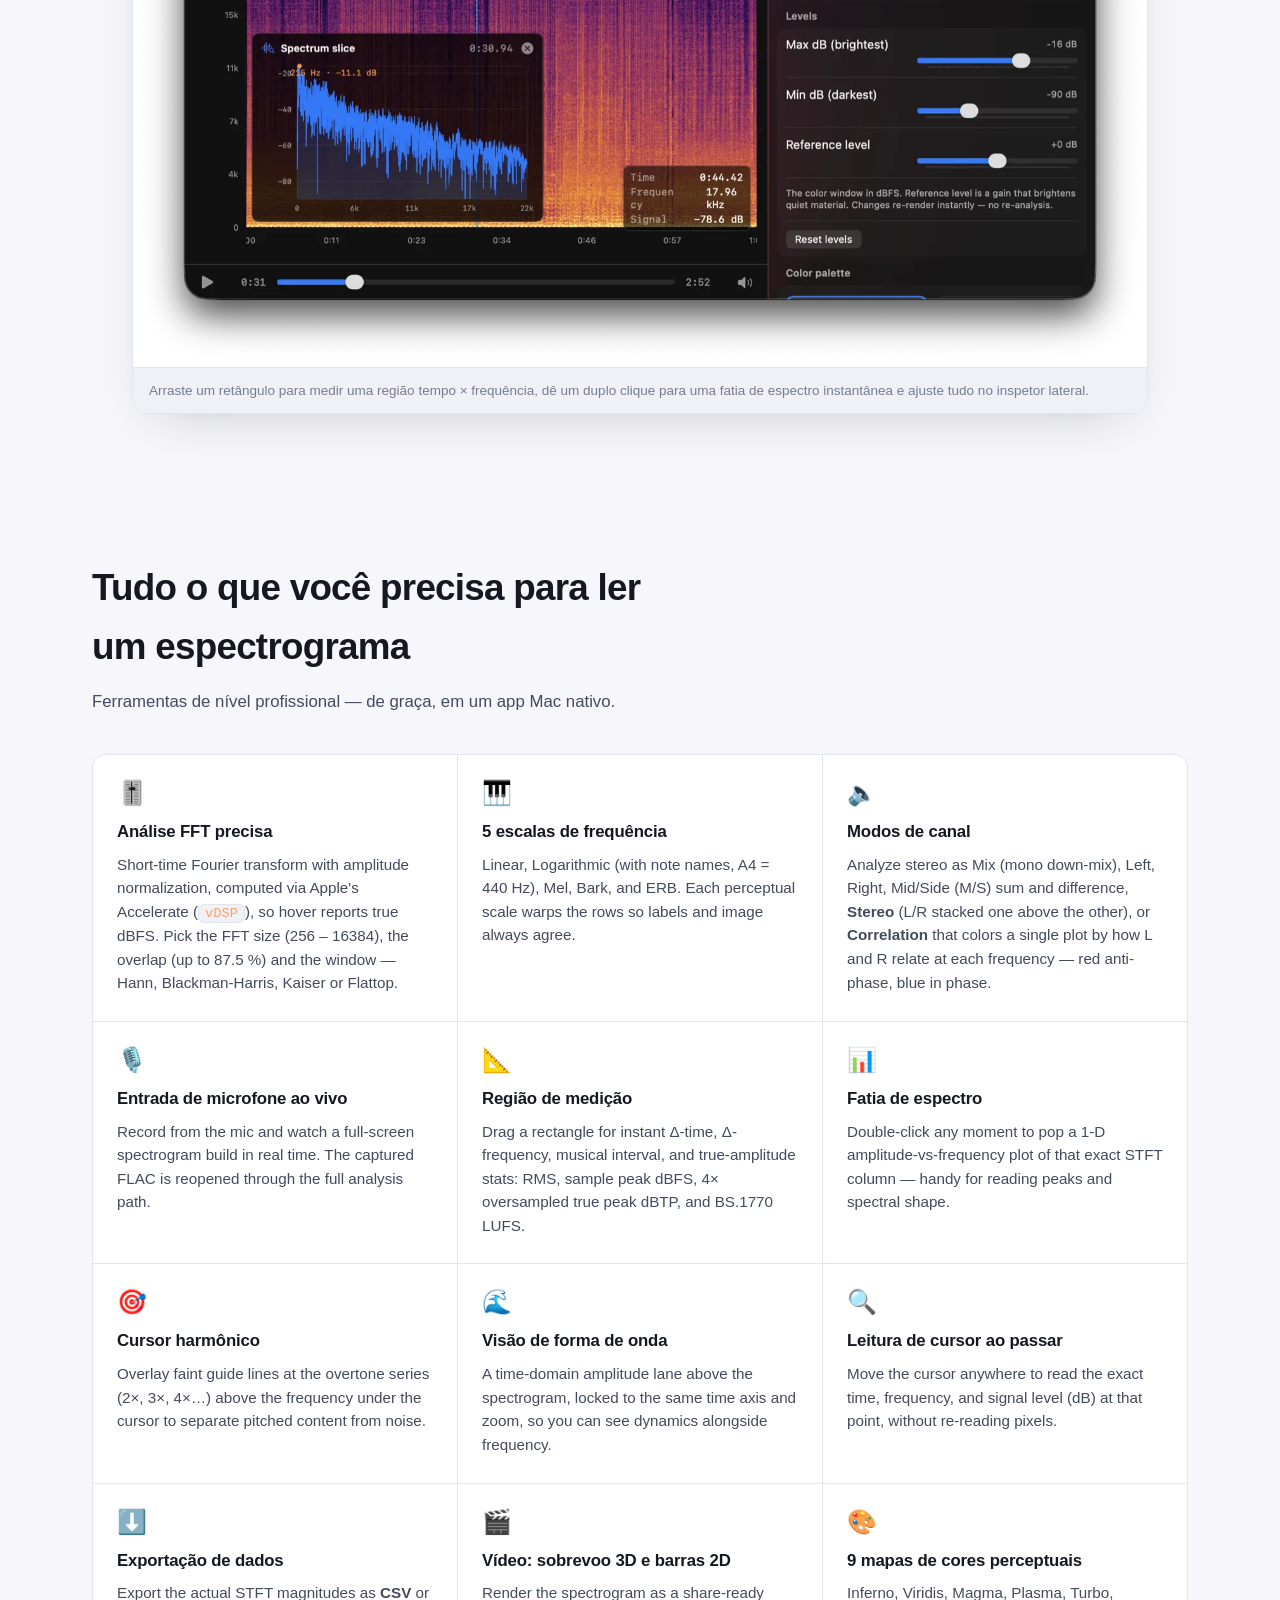
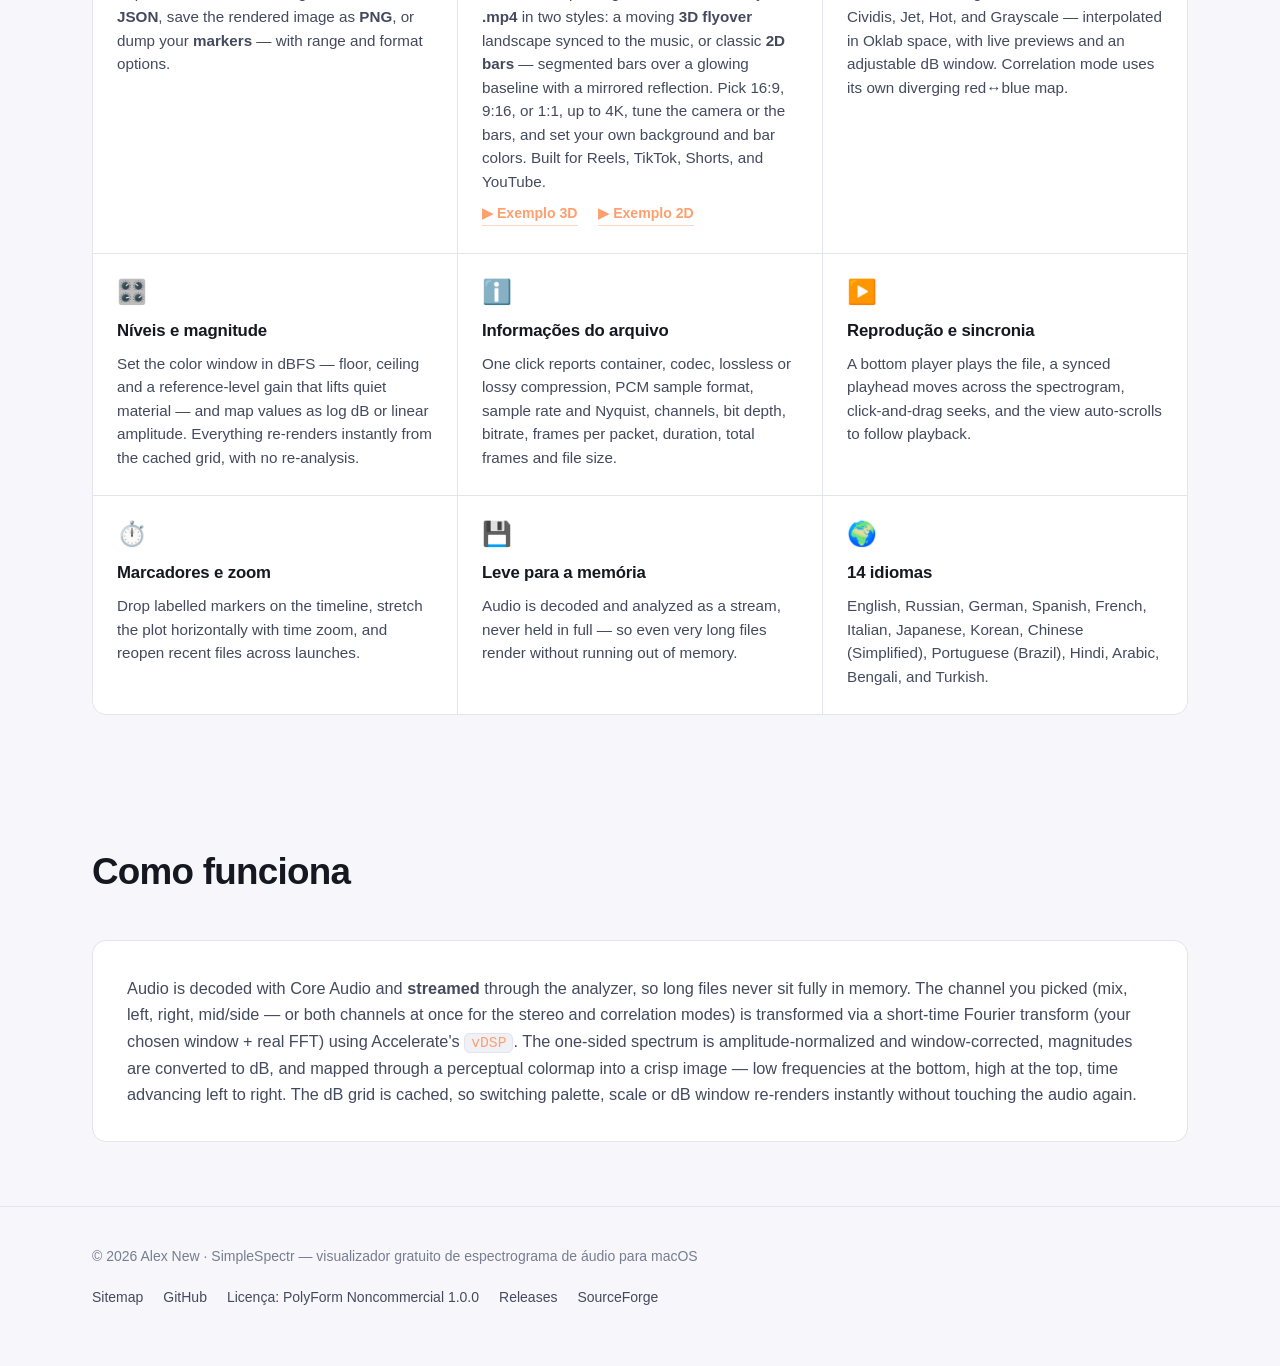
<file: web/pt-BR/index.html>
<!DOCTYPE html>
<html lang="pt-BR">
<head>
  <meta charset="utf-8">
  <meta name="viewport" content="width=device-width, initial-scale=1">
  <title>SimpleSpectr — Visualizador gratuito de espectrograma de áudio para macOS</title>
  <meta name="description" content="Visualizador gratuito de espectrograma de áudio para macOS, com código-fonte disponível no GitHub. Análise FFT em tempo real, 5 escalas de frequência, modos de canal, entrada de microfone ao vivo, exportação CSV/JSON, 14 idiomas. Baixar para Mac.">
  <meta name="keywords" content="visualizador de espectrograma de áudio, espectrograma gratuito, espectrograma macOS, analisador de espectro mac, analisador FFT, visualização STFT, análise de frequência de áudio, sonograma, software de espectrograma">
  <meta name="author" content="Alex New">
  <meta name="theme-color" content="#0c0d12">
  <meta name="robots" content="index, follow, max-image-preview:large, max-snippet:-1, max-video-preview:-1">
  <link rel="canonical" href="https://simplespectr.alexnew.ru/pt-BR/">

  <meta property="og:type" content="website">
  <meta property="og:site_name" content="SimpleSpectr">
  <meta property="og:title" content="SimpleSpectr — Visualizador gratuito de espectrograma de áudio para macOS">
  <meta property="og:description" content="Um aplicativo macOS gratuito que transforma qualquer arquivo de áudio em um espectrograma bonito e mensurável. Análise FFT, microfone ao vivo, 14 idiomas.">
  <meta property="og:url" content="https://simplespectr.alexnew.ru/pt-BR/">
  <meta property="og:locale" content="pt_BR">
  <meta property="og:image" content="https://simplespectr.alexnew.ru/img/og-image.webp">
  <meta property="og:image:width" content="1200">
  <meta property="og:image:height" content="630">

  <meta name="twitter:card" content="summary_large_image">
  <meta name="twitter:title" content="SimpleSpectr — Visualizador gratuito de espectrograma de áudio para macOS">
  <meta name="twitter:description" content="Um aplicativo macOS gratuito que transforma qualquer arquivo de áudio em um espectrograma bonito e mensurável. Análise FFT, microfone ao vivo, 14 idiomas.">
  <meta name="twitter:image" content="https://simplespectr.alexnew.ru/img/og-image.webp">

  <link rel="alternate" hreflang="en" href="https://simplespectr.alexnew.ru/">
  <link rel="alternate" hreflang="ru" href="https://simplespectr.alexnew.ru/ru/">
  <link rel="alternate" hreflang="de" href="https://simplespectr.alexnew.ru/de/">
  <link rel="alternate" hreflang="es" href="https://simplespectr.alexnew.ru/es/">
  <link rel="alternate" hreflang="fr" href="https://simplespectr.alexnew.ru/fr/">
  <link rel="alternate" hreflang="it" href="https://simplespectr.alexnew.ru/it/">
  <link rel="alternate" hreflang="ja" href="https://simplespectr.alexnew.ru/ja/">
  <link rel="alternate" hreflang="ko" href="https://simplespectr.alexnew.ru/ko/">
  <link rel="alternate" hreflang="zh-Hans" href="https://simplespectr.alexnew.ru/zh-Hans/">
  <link rel="alternate" hreflang="pt-BR" href="https://simplespectr.alexnew.ru/pt-BR/">
  <link rel="alternate" hreflang="hi" href="https://simplespectr.alexnew.ru/hi/">
  <link rel="alternate" hreflang="ar" href="https://simplespectr.alexnew.ru/ar/">
  <link rel="alternate" hreflang="bn" href="https://simplespectr.alexnew.ru/bn/">
  <link rel="alternate" hreflang="tr" href="https://simplespectr.alexnew.ru/tr/">
  <link rel="alternate" hreflang="x-default" href="https://simplespectr.alexnew.ru/">

  <link rel="icon" type="image/png" sizes="32x32" href="/img/favicon-32.png">
  <link rel="icon" type="image/png" sizes="16x16" href="/img/favicon-16.png">
  <link rel="apple-touch-icon" href="/img/apple-touch-icon.png">
  <link rel="stylesheet" href="../assets/style.css">

  <script type="application/ld+json">
  {
    "@context": "https://schema.org",
    "@type": "SoftwareApplication",
    "name": "SimpleSpectr",
    "operatingSystem": "macOS 26.5+",
    "applicationCategory": "MultimediaApplication",
    "description": "Visualizador gratuito de espectrograma de áudio para macOS, com código-fonte disponível no GitHub. Análise FFT em tempo real, várias escalas de frequência, entrada de microfone ao vivo e exportação de dados em CSV/JSON/PNG.",
    "url": "https://simplespectr.alexnew.ru/pt-BR/",
    "downloadUrl": "https://github.com/alexex1993/SimpleSpectr/releases",
    "screenshot": "https://simplespectr.alexnew.ru/img/screenshot-1.webp",
    "inLanguage": ["pt-BR","en","ru","de","es","fr","it","ja","ko","zh-Hans","pt-BR","hi","ar","bn","tr"],
    "author": { "@type": "Person", "name": "Alex New", "url": "https://github.com/alexex1993" },
    "softwareVersion": "2.5.8",
    "license": "https://github.com/alexex1993/SimpleSpectr/blob/main/LICENSE",
    "sameAs": [
      "https://github.com/alexex1993/SimpleSpectr",
      "https://sourceforge.net/projects/simplespectr/"
    ],
    "offers": { "@type": "Offer", "price": "0", "priceCurrency": "USD" }
  }
  </script>

  <!-- Structured data: WebSite — declares the site name shown in Google results -->
  <script type="application/ld+json">
  {
    "@context": "https://schema.org",
    "@type": "WebSite",
    "name": "SimpleSpectr",
    "url": "https://simplespectr.alexnew.ru/",
    "inLanguage": "pt-BR",
    "publisher": {
      "@type": "Person",
      "name": "Alex New",
      "url": "https://github.com/alexex1993",
      "sameAs": [
        "https://github.com/alexex1993",
        "https://github.com/alexex1993/SimpleSpectr",
        "https://sourceforge.net/projects/simplespectr/"
      ]
    }
  }
  </script>
</head>
<body>

<header class="site-header">
  <div class="container">
    <a class="brand" href="../" aria-label="SimpleSpectr">
      <span class="brand-mark" aria-hidden="true"></span>
      <span>SimpleSpectr</span>
    </a>
    <div class="header-actions">
      <details class="lang-switch">
        <summary>🌐 Português <span aria-hidden="true">▾</span></summary>
        <div class="menu">
          <a href="../" lang="en" hreflang="en">English</a>
          <a href="../ru/" lang="ru" hreflang="ru">Русский</a>
          <a href="../de/" lang="de" hreflang="de">Deutsch</a>
          <a href="../es/" lang="es" hreflang="es">Español</a>
          <a href="../fr/" lang="fr" hreflang="fr">Français</a>
          <a href="../it/" lang="it" hreflang="it">Italiano</a>
          <a href="../ja/" lang="ja" hreflang="ja">日本語</a>
          <a href="../ko/" lang="ko" hreflang="ko">한국어</a>
          <a href="../zh-Hans/" lang="zh-Hans" hreflang="zh-Hans">简体中文</a>
          <a class="current" href="../pt-BR/" lang="pt-BR" hreflang="pt-BR">Português (BR)</a>
          <a href="../hi/" lang="hi" hreflang="hi">हिन्दी</a>
          <a href="../ar/" lang="ar" hreflang="ar" dir="rtl">العربية</a>
          <a href="../bn/" lang="bn" hreflang="bn">বাংলা</a>
          <a href="../tr/" lang="tr" hreflang="tr">Türkçe</a>
        </div>
      </details>
    </div>
  </div>
</header>

<main>
  <section class="hero">
    <div class="container">
      <span class="eyebrow"><span class="dot"></span> Grátis · código-fonte disponível · macOS</span>
      <h1>Espectrograma de áudio <span class="grad">para macOS</span></h1>
      <p class="lead">Um aplicativo gratuito para ver, medir e exportar espectrogramas de áudio.</p>
      <div class="hero-cta">
        <a class="btn btn-primary js-download" href="https://github.com/alexex1993/SimpleSpectr/releases" target="_blank" rel="noopener">⬇ Baixar para macOS</a>
        <a class="btn btn-ghost" href="https://sourceforge.net/projects/simplespectr/">SourceForge</a>
      </div>
      <p class="hero-star-note"><a href="https://github.com/alexex1993/SimpleSpectr" target="_blank" rel="noopener">⭐ Se o SimpleSpectr for útil para você, dê uma estrela no GitHub: é grátis e é a melhor forma de agradecer ao autor.</a></p>
      <div class="hero-badges">
        <span><span class="pip">●</span> Grátis para uso não comercial</span>
        <span><span class="pip">●</span> Código-fonte no GitHub</span>
        <span><span class="pip">●</span> App nativo · macOS 26.5+</span>
        <span><span class="pip">●</span> 14 idiomas</span>
        <span><span class="pip">●</span> WAV · MP3 · FLAC · AAC · AIFF · ALAC</span>
      </div>
    </div>
  </section>

  <section aria-label="Screenshots">
    <div class="container">
      <div class="shots">
        <figure class="shot">
          <picture>
            <source type="image/webp" srcset="../img/screenshot-1.webp">
            <img src="../img/screenshot-1.png" alt="Janela principal do SimpleSpectr mostrando um espectrograma de áudio colorido, com eixo de frequência à esquerda, eixo de tempo embaixo, uma faixa de forma de onda e um cursor de reprodução sincronizado." loading="eager" width="1600" height="915">
          </picture>
          <figcaption>A janela principal: um espectrograma completo com faixa de forma de onda, leitura de cursor ao passar e uma cabeça de reprodução sincronizada com a barra inferior.</figcaption>
        </figure>
        <figure class="shot">
          <picture>
            <source type="image/webp" srcset="../img/screenshot-2.webp">
            <img src="../img/screenshot-2.png" alt="SimpleSpectr com uma região de medição selecionada, o painel de fatia de espectro aberto e o inspetor de configurações." loading="lazy" width="1600" height="915">
          </picture>
          <figcaption>Arraste um retângulo para medir uma região tempo × frequência, dê um duplo clique para uma fatia de espectro instantânea e ajuste tudo no inspetor lateral.</figcaption>
        </figure>
      </div>
    </div>
  </section>

  <section id="features" aria-label="Features">
    <div class="container">
      <div class="section-head">
        <h2>Tudo o que você precisa para ler um espectrograma</h2>
        <p>Ferramentas de nível profissional — de graça, em um app Mac nativo.</p>
      </div>
      <div class="features">
        <div class="feature">
          <div class="ico" aria-hidden="true">🎚️</div>
          <h3>Análise FFT precisa</h3>
          <p>Short-time Fourier transform with amplitude normalization, computed via Apple's Accelerate (<span class="inline-code">vDSP</span>), so hover reports true dBFS. Pick the FFT size (256 – 16384), the overlap (up to 87.5 %) and the window — Hann, Blackman-Harris, Kaiser or Flattop.</p>
        </div>
        <div class="feature">
          <div class="ico" aria-hidden="true">🎹</div>
          <h3>5 escalas de frequência</h3>
          <p>Linear, Logarithmic (with note names, A4 = 440 Hz), Mel, Bark, and ERB. Each perceptual scale warps the rows so labels and image always agree.</p>
        </div>
        <div class="feature">
          <div class="ico" aria-hidden="true">🔈</div>
          <h3>Modos de canal</h3>
          <p>Analyze stereo as Mix (mono down-mix), Left, Right, Mid/Side (M/S) sum and difference, <strong>Stereo</strong> (L/R stacked one above the other), or <strong>Correlation</strong> that colors a single plot by how L and R relate at each frequency — red anti-phase, blue in phase.</p>
        </div>
        <div class="feature">
          <div class="ico" aria-hidden="true">🎙️</div>
          <h3>Entrada de microfone ao vivo</h3>
          <p>Record from the mic and watch a full-screen spectrogram build in real time. The captured FLAC is reopened through the full analysis path.</p>
        </div>
        <div class="feature">
          <div class="ico" aria-hidden="true">📐</div>
          <h3>Região de medição</h3>
          <p>Drag a rectangle for instant Δ-time, Δ-frequency, musical interval, and true-amplitude stats: RMS, sample peak dBFS, 4× oversampled true peak dBTP, and BS.1770 LUFS.</p>
        </div>
        <div class="feature">
          <div class="ico" aria-hidden="true">📊</div>
          <h3>Fatia de espectro</h3>
          <p>Double-click any moment to pop a 1-D amplitude-vs-frequency plot of that exact STFT column — handy for reading peaks and spectral shape.</p>
        </div>
        <div class="feature">
          <div class="ico" aria-hidden="true">🎯</div>
          <h3>Cursor harmônico</h3>
          <p>Overlay faint guide lines at the overtone series (2×, 3×, 4×…) above the frequency under the cursor to separate pitched content from noise.</p>
        </div>
        <div class="feature">
          <div class="ico" aria-hidden="true">🌊</div>
          <h3>Visão de forma de onda</h3>
          <p>A time-domain amplitude lane above the spectrogram, locked to the same time axis and zoom, so you can see dynamics alongside frequency.</p>
        </div>
        <div class="feature">
          <div class="ico" aria-hidden="true">🔍</div>
          <h3>Leitura de cursor ao passar</h3>
          <p>Move the cursor anywhere to read the exact time, frequency, and signal level (dB) at that point, without re-reading pixels.</p>
        </div>
        <div class="feature">
          <div class="ico" aria-hidden="true">⬇️</div>
          <h3>Exportação de dados</h3>
          <p>Export the actual STFT magnitudes as <strong>CSV</strong> or <strong>JSON</strong>, save the rendered image as <strong>PNG</strong>, or dump your <strong>markers</strong> — with range and format options.</p>
        </div>
        <div class="feature">
          <div class="ico" aria-hidden="true">🎬</div>
          <h3>Vídeo: sobrevoo 3D e barras 2D</h3>
          <p>Render the spectrogram as a share-ready <strong>.mp4</strong> in two styles: a moving <strong>3D flyover</strong> landscape synced to the music, or classic <strong>2D bars</strong> — segmented bars over a glowing baseline with a mirrored reflection. Pick 16:9, 9:16, or 1:1, up to 4K, tune the camera or the bars, and set your own background and bar colors. Built for Reels, TikTok, Shorts, and YouTube.</p>
          <a class="video-link" href="https://www.youtube.com/shorts/2R7Y4tpET7c" target="_blank" rel="noopener">▶ Exemplo 3D</a>
          <a class="video-link" href="https://www.youtube.com/shorts/9IhbY1iPCmg" target="_blank" rel="noopener">▶ Exemplo 2D</a>
        </div>
        <div class="feature">
          <div class="ico" aria-hidden="true">🎨</div>
          <h3>9 mapas de cores perceptuais</h3>
          <p>Inferno, Viridis, Magma, Plasma, Turbo, Cividis, Jet, Hot, and Grayscale — interpolated in Oklab space, with live previews and an adjustable dB window. Correlation mode uses its own diverging red↔blue map.</p>
        </div>
        <div class="feature">
          <div class="ico" aria-hidden="true">🎛️</div>
          <h3>Níveis e magnitude</h3>
          <p>Set the color window in dBFS — floor, ceiling and a reference-level gain that lifts quiet material — and map values as log dB or linear amplitude. Everything re-renders instantly from the cached grid, with no re-analysis.</p>
        </div>
        <div class="feature">
          <div class="ico" aria-hidden="true">ℹ️</div>
          <h3>Informações do arquivo</h3>
          <p>One click reports container, codec, lossless or lossy compression, PCM sample format, sample rate and Nyquist, channels, bit depth, bitrate, frames per packet, duration, total frames and file size.</p>
        </div>
        <div class="feature">
          <div class="ico" aria-hidden="true">▶️</div>
          <h3>Reprodução e sincronia</h3>
          <p>A bottom player plays the file, a synced playhead moves across the spectrogram, click-and-drag seeks, and the view auto-scrolls to follow playback.</p>
        </div>
        <div class="feature">
          <div class="ico" aria-hidden="true">⏱️</div>
          <h3>Marcadores e zoom</h3>
          <p>Drop labelled markers on the timeline, stretch the plot horizontally with time zoom, and reopen recent files across launches.</p>
        </div>
        <div class="feature">
          <div class="ico" aria-hidden="true">💾</div>
          <h3>Leve para a memória</h3>
          <p>Audio is decoded and analyzed as a stream, never held in full — so even very long files render without running out of memory.</p>
        </div>
        <div class="feature">
          <div class="ico" aria-hidden="true">🌍</div>
          <h3>14 idiomas</h3>
          <p>English, Russian, German, Spanish, French, Italian, Japanese, Korean, Chinese (Simplified), Portuguese (Brazil), Hindi, Arabic, Bengali, and Turkish.</p>
        </div>
      </div>
    </div>
  </section>

  <section aria-label="How it works">
    <div class="container">
      <div class="section-head">
        <h2>Como funciona</h2>
      </div>
      <div class="howto">
        <p>Audio is decoded with Core Audio and <strong>streamed</strong> through the analyzer, so long files never sit fully in memory. The channel you picked (mix, left, right, mid/side — or both channels at once for the stereo and correlation modes) is transformed via a short-time Fourier transform (your chosen window + real FFT) using Accelerate's <span class="inline-code">vDSP</span>. The one-sided spectrum is amplitude-normalized and window-corrected, magnitudes are converted to dB, and mapped through a perceptual colormap into a crisp image — low frequencies at the bottom, high at the top, time advancing left to right. The dB grid is cached, so switching palette, scale or dB window re-renders instantly without touching the audio again.</p>
      </div>
    </div>
  </section>
</main>

<footer class="site-footer">
  <div class="container">
    <div>© <span id="year">2026</span> Alex New · SimpleSpectr — visualizador gratuito de espectrograma de áudio para macOS</div>
    <div class="footer-links">
      <a href="../sitemap.xml">Sitemap</a>
      <a href="https://github.com/alexex1993/SimpleSpectr">GitHub</a>
      <a href="https://github.com/alexex1993/SimpleSpectr/blob/main/LICENSE">Licença: PolyForm Noncommercial 1.0.0</a>
      <a href="https://github.com/alexex1993/SimpleSpectr/releases">Releases</a>
      <a href="https://sourceforge.net/projects/simplespectr/">SourceForge</a>
    </div>
  </div>
</footer>


<script>document.getElementById("year").textContent = new Date().getFullYear();</script>
</body>
</html>
</file>
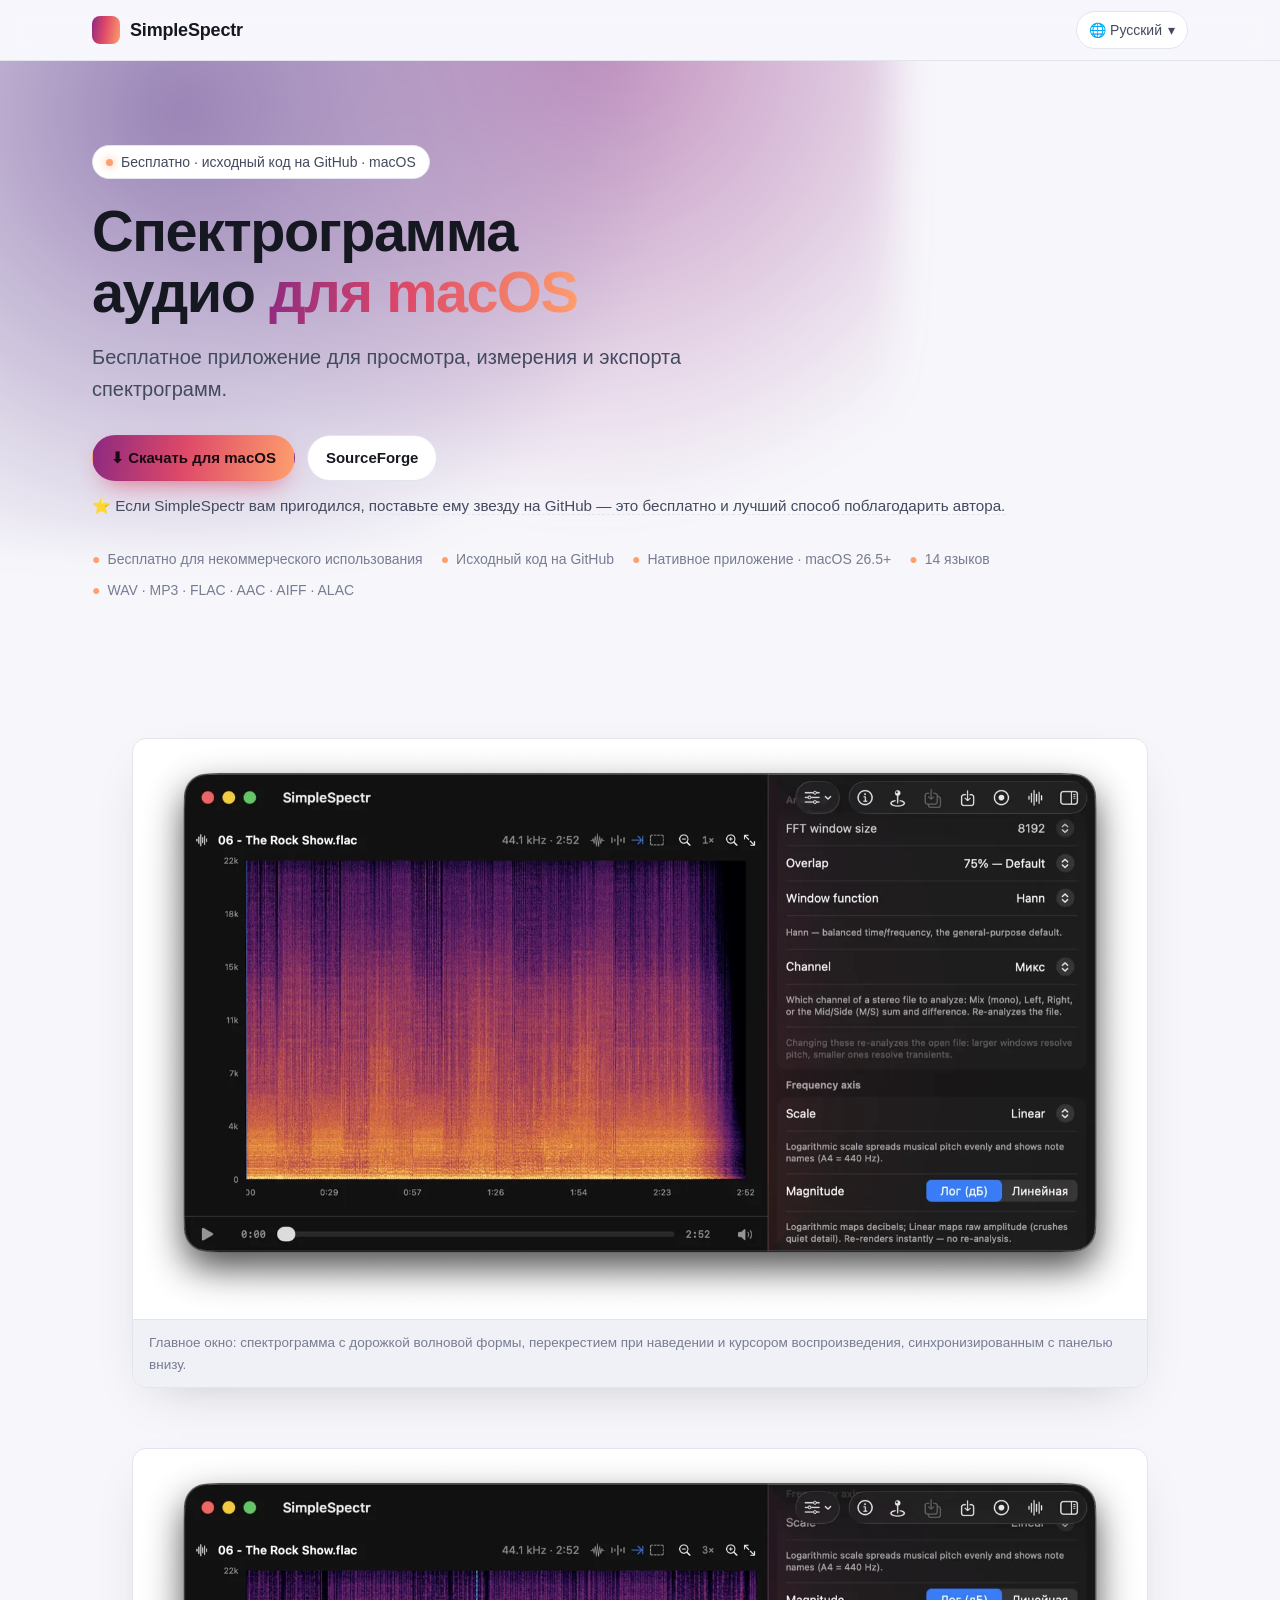
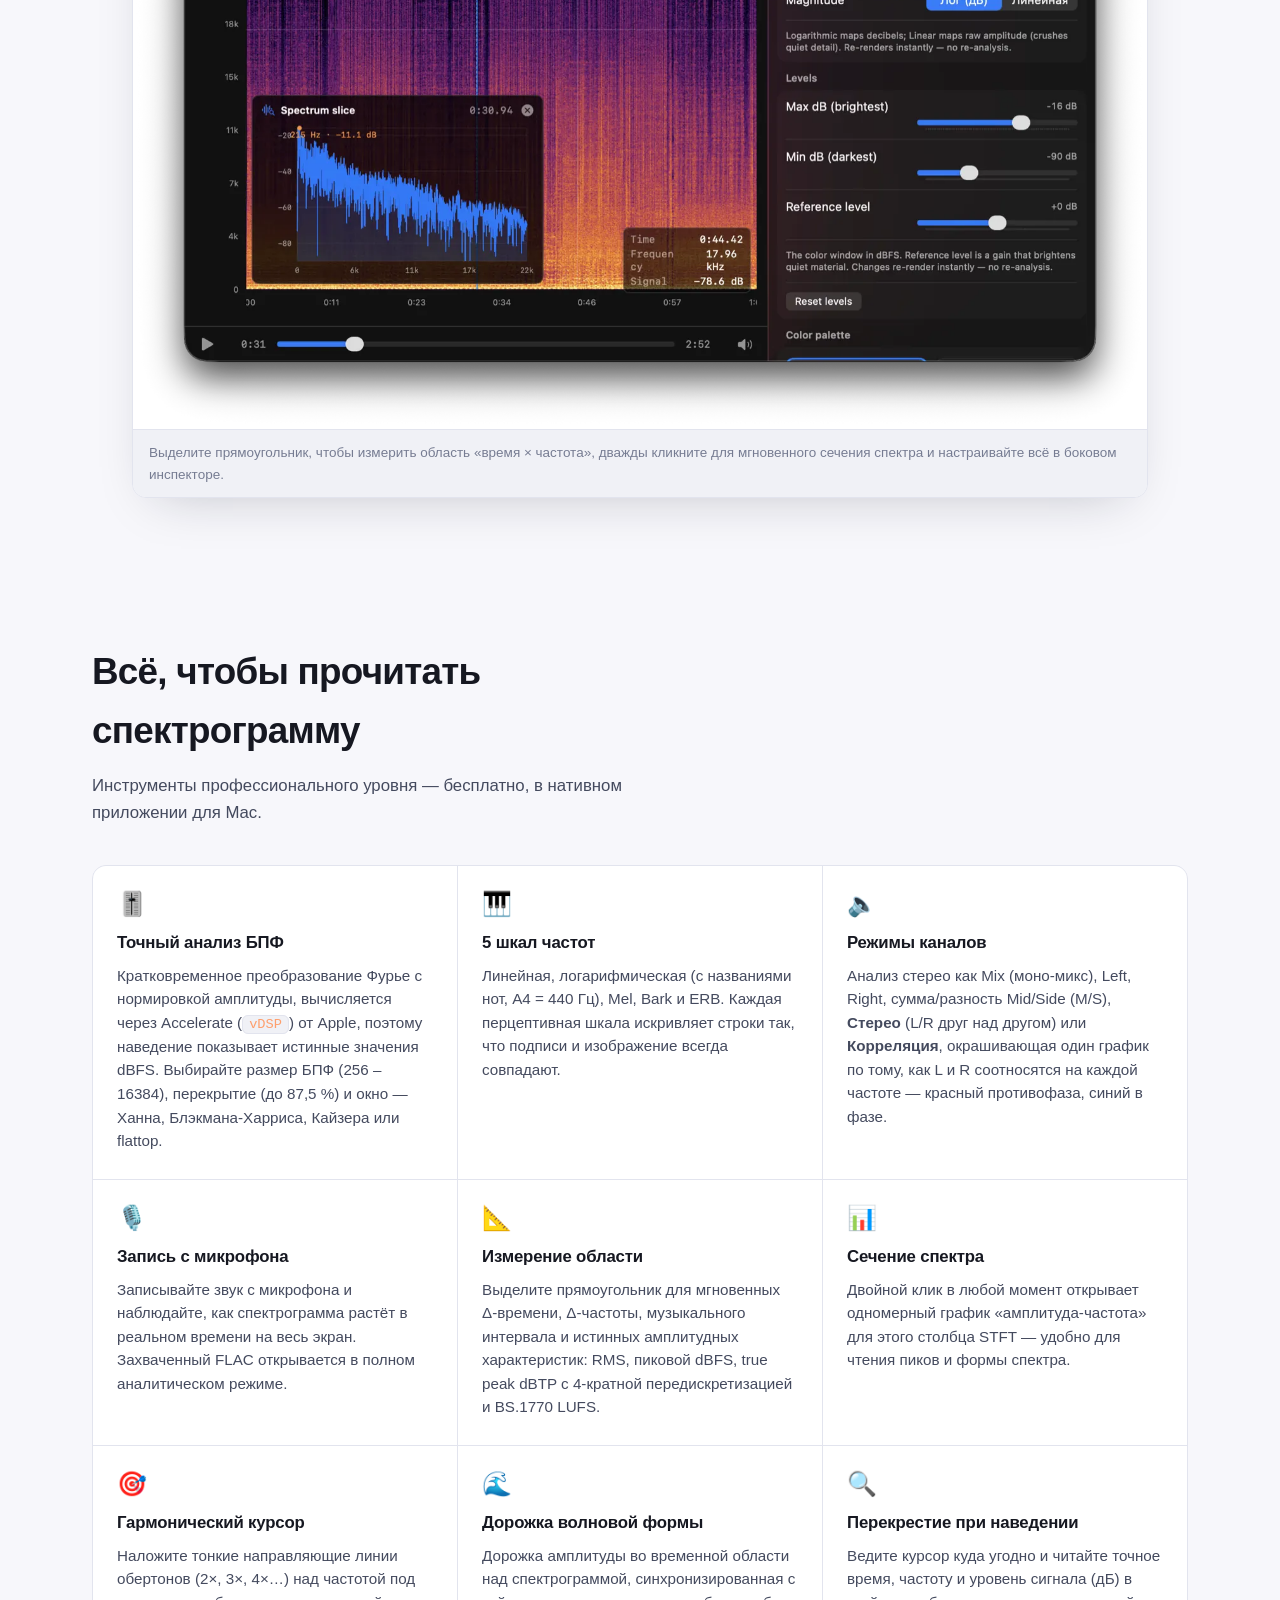
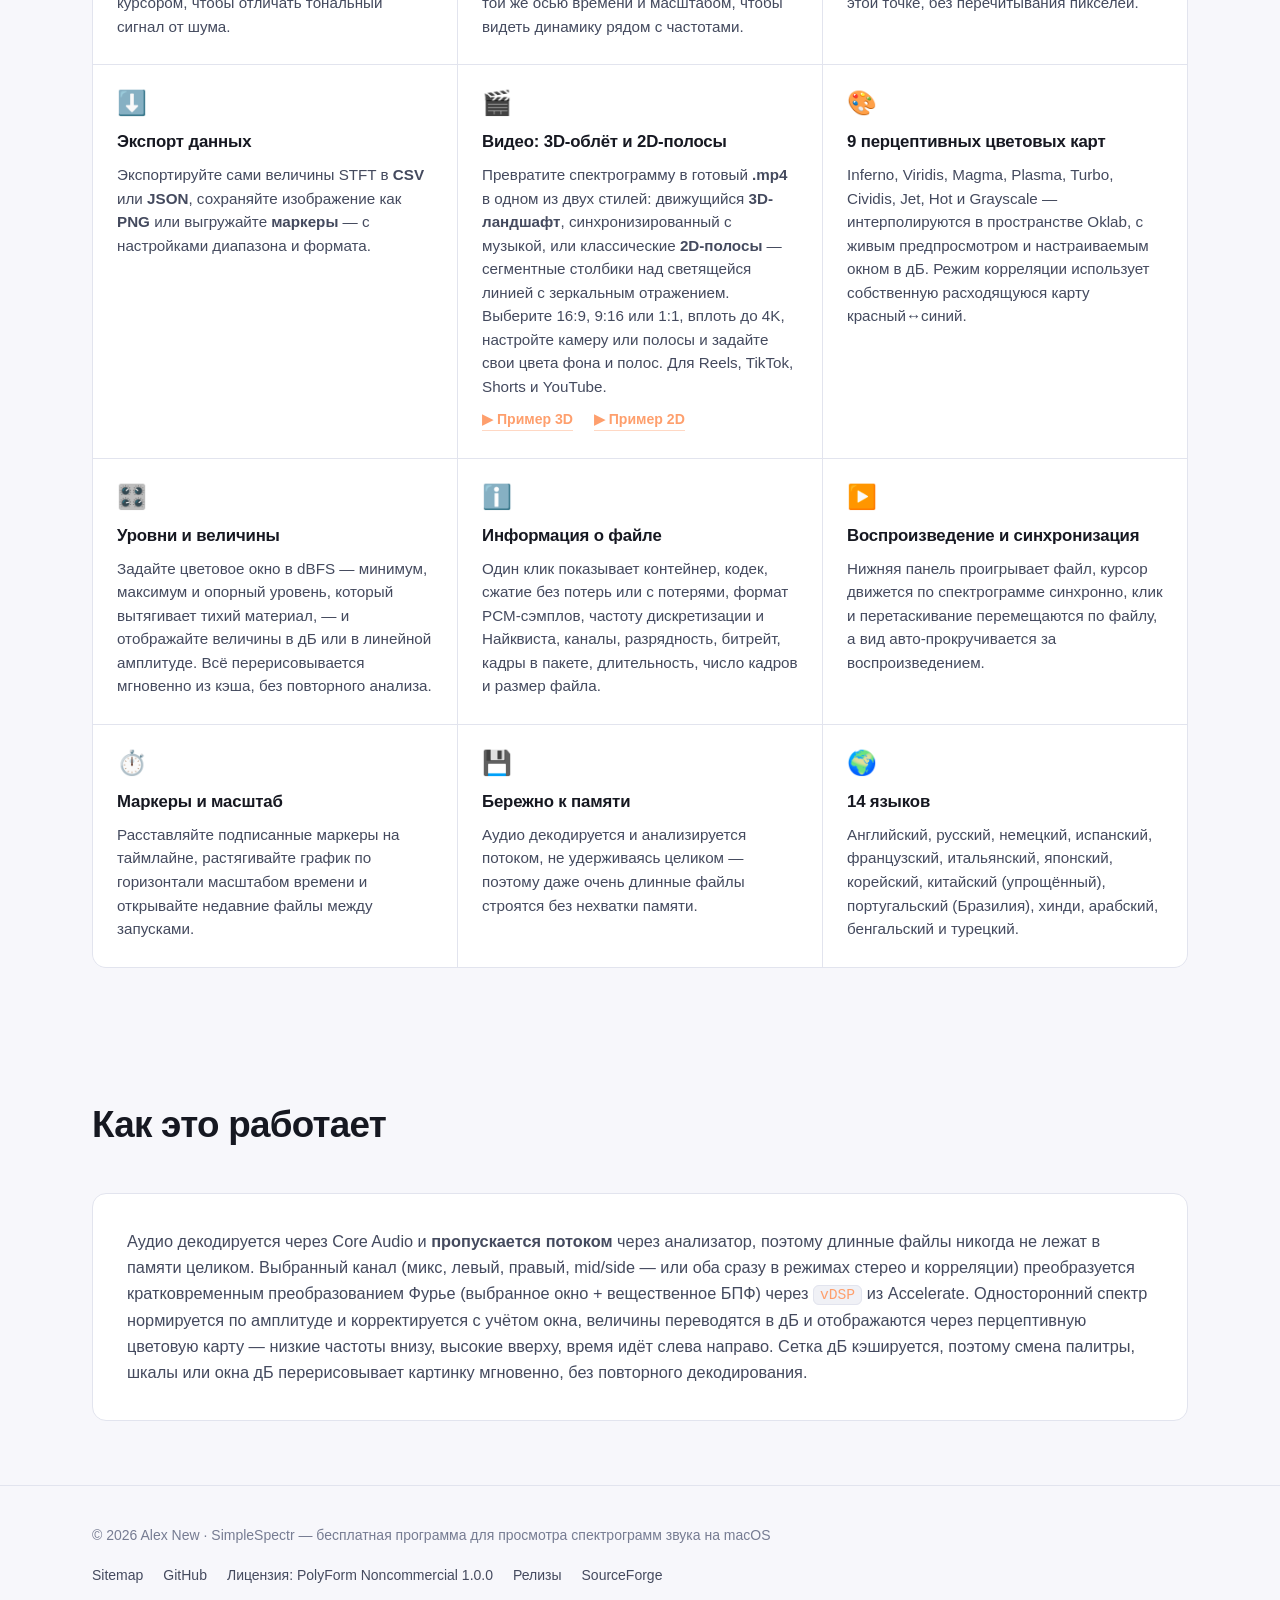
<file: web/ru/index.html>
<!DOCTYPE html>
<html lang="ru">
<head>
  <meta charset="utf-8">
  <meta name="viewport" content="width=device-width, initial-scale=1">
  <title>SimpleSpectr — бесплатная программа для просмотра спектрограмм звука на macOS</title>
  <meta name="description" content="Бесплатная программа для просмотра спектрограмм аудио на macOS, исходный код доступен на GitHub. Анализ БПФ в реальном времени, 5 шкал частот, режимы каналов, запись с микрофона, экспорт CSV/JSON, 14 языков. Скачать для Mac.">
  <meta name="keywords" content="спектрограмма аудио, просмотр спектрограммы, бесплатная спектрограмма, спектрограмма macOS, анализатор спектра, БПФ анализатор, STFT визуализация, частотный анализ звука, исходный код на GitHub, сонограмма">
  <meta name="author" content="Alex New">
  <meta name="theme-color" content="#0c0d12">
  <meta name="robots" content="index, follow, max-image-preview:large, max-snippet:-1, max-video-preview:-1">
  <link rel="canonical" href="https://simplespectr.alexnew.ru/ru/">

  <meta property="og:type" content="website">
  <meta property="og:site_name" content="SimpleSpectr">
  <meta property="og:title" content="SimpleSpectr — бесплатная программа для просмотра спектрограмм звука на macOS">
  <meta property="og:description" content="Бесплатное приложение для macOS: превращает любой аудиофайл в красивую измеримую спектрограмму. Анализ БПФ, запись с микрофона, 14 языков.">
  <meta property="og:url" content="https://simplespectr.alexnew.ru/ru/">
  <meta property="og:locale" content="ru">
  <meta property="og:image" content="https://simplespectr.alexnew.ru/img/og-image.webp">
  <meta property="og:image:width" content="1200">
  <meta property="og:image:height" content="630">

  <meta name="twitter:card" content="summary_large_image">
  <meta name="twitter:title" content="SimpleSpectr — бесплатная спектрограмма звука для macOS">
  <meta name="twitter:description" content="Бесплатное приложение для macOS: превращает любой аудиофайл в красивую измеримую спектрограмму.">
  <meta name="twitter:image" content="https://simplespectr.alexnew.ru/img/og-image.webp">

  <link rel="alternate" hreflang="en" href="https://simplespectr.alexnew.ru/">
  <link rel="alternate" hreflang="ru" href="https://simplespectr.alexnew.ru/ru/">
  <link rel="alternate" hreflang="de" href="https://simplespectr.alexnew.ru/de/">
  <link rel="alternate" hreflang="es" href="https://simplespectr.alexnew.ru/es/">
  <link rel="alternate" hreflang="fr" href="https://simplespectr.alexnew.ru/fr/">
  <link rel="alternate" hreflang="it" href="https://simplespectr.alexnew.ru/it/">
  <link rel="alternate" hreflang="ja" href="https://simplespectr.alexnew.ru/ja/">
  <link rel="alternate" hreflang="ko" href="https://simplespectr.alexnew.ru/ko/">
  <link rel="alternate" hreflang="zh-Hans" href="https://simplespectr.alexnew.ru/zh-Hans/">
  <link rel="alternate" hreflang="pt-BR" href="https://simplespectr.alexnew.ru/pt-BR/">
  <link rel="alternate" hreflang="hi" href="https://simplespectr.alexnew.ru/hi/">
  <link rel="alternate" hreflang="ar" href="https://simplespectr.alexnew.ru/ar/">
  <link rel="alternate" hreflang="bn" href="https://simplespectr.alexnew.ru/bn/">
  <link rel="alternate" hreflang="tr" href="https://simplespectr.alexnew.ru/tr/">
  <link rel="alternate" hreflang="x-default" href="https://simplespectr.alexnew.ru/">

  <link rel="icon" type="image/png" sizes="32x32" href="/img/favicon-32.png">
  <link rel="icon" type="image/png" sizes="16x16" href="/img/favicon-16.png">
  <link rel="apple-touch-icon" href="/img/apple-touch-icon.png">
  <link rel="stylesheet" href="../assets/style.css">

  <script type="application/ld+json">
  {
    "@context": "https://schema.org",
    "@type": "SoftwareApplication",
    "name": "SimpleSpectr",
    "operatingSystem": "macOS 26.5+",
    "applicationCategory": "MultimediaApplication",
    "description": "Бесплатная программа для просмотра спектрограмм аудио на macOS, исходный код доступен на GitHub. Анализ БПФ в реальном времени, несколько шкал частот, запись с микрофона и экспорт данных в CSV/JSON/PNG.",
    "url": "https://simplespectr.alexnew.ru/ru/",
    "downloadUrl": "https://github.com/alexex1993/SimpleSpectr/releases",
    "screenshot": "https://simplespectr.alexnew.ru/img/screenshot-1.webp",
    "inLanguage": ["ru","en","de","es","fr","it","ja","ko","zh-Hans","pt-BR","hi","ar","bn","tr"],
    "author": { "@type": "Person", "name": "Alex New", "url": "https://github.com/alexex1993" },
    "softwareVersion": "2.5.8",
    "license": "https://github.com/alexex1993/SimpleSpectr/blob/main/LICENSE",
    "sameAs": [
      "https://github.com/alexex1993/SimpleSpectr",
      "https://sourceforge.net/projects/simplespectr/"
    ],
    "offers": { "@type": "Offer", "price": "0", "priceCurrency": "USD" }
  }
  </script>

  <!-- Structured data: WebSite — declares the site name shown in Google results -->
  <script type="application/ld+json">
  {
    "@context": "https://schema.org",
    "@type": "WebSite",
    "name": "SimpleSpectr",
    "url": "https://simplespectr.alexnew.ru/",
    "inLanguage": "ru",
    "publisher": {
      "@type": "Person",
      "name": "Alex New",
      "url": "https://github.com/alexex1993",
      "sameAs": [
        "https://github.com/alexex1993",
        "https://github.com/alexex1993/SimpleSpectr",
        "https://sourceforge.net/projects/simplespectr/"
      ]
    }
  }
  </script>
</head>
<body>

<header class="site-header">
  <div class="container">
    <a class="brand" href="../" aria-label="SimpleSpectr — главная">
      <span class="brand-mark" aria-hidden="true"></span>
      <span>SimpleSpectr</span>
    </a>
    <div class="header-actions">
      <details class="lang-switch">
        <summary>🌐 Русский <span aria-hidden="true">▾</span></summary>
        <div class="menu">
          <a href="../" lang="en" hreflang="en">English</a>
          <a class="current" href="../ru/" lang="ru" hreflang="ru">Русский</a>
          <a href="../de/" lang="de" hreflang="de">Deutsch</a>
          <a href="../es/" lang="es" hreflang="es">Español</a>
          <a href="../fr/" lang="fr" hreflang="fr">Français</a>
          <a href="../it/" lang="it" hreflang="it">Italiano</a>
          <a href="../ja/" lang="ja" hreflang="ja">日本語</a>
          <a href="../ko/" lang="ko" hreflang="ko">한국어</a>
          <a href="../zh-Hans/" lang="zh-Hans" hreflang="zh-Hans">简体中文</a>
          <a href="../pt-BR/" lang="pt-BR" hreflang="pt-BR">Português (BR)</a>
          <a href="../hi/" lang="hi" hreflang="hi">हिन्दी</a>
          <a href="../ar/" lang="ar" hreflang="ar" dir="rtl">العربية</a>
          <a href="../bn/" lang="bn" hreflang="bn">বাংলা</a>
          <a href="../tr/" lang="tr" hreflang="tr">Türkçe</a>
        </div>
      </details>
    </div>
  </div>
</header>

<main>
  <section class="hero">
    <div class="container">
      <span class="eyebrow"><span class="dot"></span> Бесплатно · исходный код на GitHub · macOS</span>
      <h1>Спектрограмма аудио <span class="grad">для macOS</span></h1>
      <p class="lead">Бесплатное приложение для просмотра, измерения и экспорта спектрограмм.</p>
      <div class="hero-cta">
        <a class="btn btn-primary js-download" href="https://github.com/alexex1993/SimpleSpectr/releases" target="_blank" rel="noopener">⬇ Скачать для macOS</a>
        <a class="btn btn-ghost" href="https://sourceforge.net/projects/simplespectr/">SourceForge</a>
      </div>
      <p class="hero-star-note"><a href="https://github.com/alexex1993/SimpleSpectr" target="_blank" rel="noopener">⭐ Если SimpleSpectr вам пригодился, поставьте ему звезду на GitHub — это бесплатно и лучший способ поблагодарить автора.</a></p>
      <div class="hero-badges">
        <span><span class="pip">●</span> Бесплатно для некоммерческого использования</span>
        <span><span class="pip">●</span> Исходный код на GitHub</span>
        <span><span class="pip">●</span> Нативное приложение · macOS 26.5+</span>
        <span><span class="pip">●</span> 14 языков</span>
        <span><span class="pip">●</span> WAV · MP3 · FLAC · AAC · AIFF · ALAC</span>
      </div>
    </div>
  </section>

  <section aria-label="Скриншоты">
    <div class="container">
      <div class="shots">
        <figure class="shot">
          <picture>
            <source type="image/webp" srcset="../img/screenshot-1.webp">
            <img src="../img/screenshot-1.png" alt="Главное окно SimpleSpectr с разноцветной спектрограммой аудио, шкалой частот слева, шкалой времени внизу, дорожкой волновой формы и синхронизированным курсором воспроизведения." loading="eager" width="1600" height="915">
          </picture>
          <figcaption>Главное окно: спектрограмма с дорожкой волновой формы, перекрестием при наведении и курсором воспроизведения, синхронизированным с панелью внизу.</figcaption>
        </figure>
        <figure class="shot">
          <picture>
            <source type="image/webp" srcset="../img/screenshot-2.webp">
            <img src="../img/screenshot-2.png" alt="SimpleSpectr с выделенной областью измерения, открытым сечением спектра и инспектором настроек со шкалой частот, масштабом величины и окном цвета." loading="lazy" width="1600" height="915">
          </picture>
          <figcaption>Выделите прямоугольник, чтобы измерить область «время × частота», дважды кликните для мгновенного сечения спектра и настраивайте всё в боковом инспекторе.</figcaption>
        </figure>
      </div>
    </div>
  </section>

  <section id="features" aria-label="Возможности">
    <div class="container">
      <div class="section-head">
        <h2>Всё, чтобы прочитать спектрограмму</h2>
        <p>Инструменты профессионального уровня — бесплатно, в нативном приложении для Mac.</p>
      </div>
      <div class="features">
        <div class="feature">
          <div class="ico" aria-hidden="true">🎚️</div>
          <h3>Точный анализ БПФ</h3>
          <p>Кратковременное преобразование Фурье с нормировкой амплитуды, вычисляется через Accelerate (<span class="inline-code">vDSP</span>) от Apple, поэтому наведение показывает истинные значения dBFS. Выбирайте размер БПФ (256 – 16384), перекрытие (до 87,5 %) и окно — Ханна, Блэкмана-Харриса, Кайзера или flattop.</p>
        </div>
        <div class="feature">
          <div class="ico" aria-hidden="true">🎹</div>
          <h3>5 шкал частот</h3>
          <p>Линейная, логарифмическая (с названиями нот, A4 = 440 Гц), Mel, Bark и ERB. Каждая перцептивная шкала искривляет строки так, что подписи и изображение всегда совпадают.</p>
        </div>
        <div class="feature">
          <div class="ico" aria-hidden="true">🔈</div>
          <h3>Режимы каналов</h3>
          <p>Анализ стерео как Mix (моно-микс), Left, Right, сумма/разность Mid/Side (M/S), <strong>Стерео</strong> (L/R друг над другом) или <strong>Корреляция</strong>, окрашивающая один график по тому, как L и R соотносятся на каждой частоте — красный противофаза, синий в фазе.</p>
        </div>
        <div class="feature">
          <div class="ico" aria-hidden="true">🎙️</div>
          <h3>Запись с микрофона</h3>
          <p>Записывайте звук с микрофона и наблюдайте, как спектрограмма растёт в реальном времени на весь экран. Захваченный FLAC открывается в полном аналитическом режиме.</p>
        </div>
        <div class="feature">
          <div class="ico" aria-hidden="true">📐</div>
          <h3>Измерение области</h3>
          <p>Выделите прямоугольник для мгновенных Δ-времени, Δ-частоты, музыкального интервала и истинных амплитудных характеристик: RMS, пиковой dBFS, true peak dBTP с 4-кратной передискретизацией и BS.1770 LUFS.</p>
        </div>
        <div class="feature">
          <div class="ico" aria-hidden="true">📊</div>
          <h3>Сечение спектра</h3>
          <p>Двойной клик в любой момент открывает одномерный график «амплитуда-частота» для этого столбца STFT — удобно для чтения пиков и формы спектра.</p>
        </div>
        <div class="feature">
          <div class="ico" aria-hidden="true">🎯</div>
          <h3>Гармонический курсор</h3>
          <p>Наложите тонкие направляющие линии обертонов (2×, 3×, 4×…) над частотой под курсором, чтобы отличать тональный сигнал от шума.</p>
        </div>
        <div class="feature">
          <div class="ico" aria-hidden="true">🌊</div>
          <h3>Дорожка волновой формы</h3>
          <p>Дорожка амплитуды во временной области над спектрограммой, синхронизированная с той же осью времени и масштабом, чтобы видеть динамику рядом с частотами.</p>
        </div>
        <div class="feature">
          <div class="ico" aria-hidden="true">🔍</div>
          <h3>Перекрестие при наведении</h3>
          <p>Ведите курсор куда угодно и читайте точное время, частоту и уровень сигнала (дБ) в этой точке, без перечитывания пикселей.</p>
        </div>
        <div class="feature">
          <div class="ico" aria-hidden="true">⬇️</div>
          <h3>Экспорт данных</h3>
          <p>Экспортируйте сами величины STFT в <strong>CSV</strong> или <strong>JSON</strong>, сохраняйте изображение как <strong>PNG</strong> или выгружайте <strong>маркеры</strong> — с настройками диапазона и формата.</p>
        </div>
        <div class="feature">
          <div class="ico" aria-hidden="true">🎬</div>
          <h3>Видео: 3D-облёт и 2D-полосы</h3>
          <p>Превратите спектрограмму в готовый <strong>.mp4</strong> в одном из двух стилей: движущийся <strong>3D-ландшафт</strong>, синхронизированный с музыкой, или классические <strong>2D-полосы</strong> — сегментные столбики над светящейся линией с зеркальным отражением. Выберите 16:9, 9:16 или 1:1, вплоть до 4K, настройте камеру или полосы и задайте свои цвета фона и полос. Для Reels, TikTok, Shorts и YouTube.</p>
          <a class="video-link" href="https://www.youtube.com/shorts/2R7Y4tpET7c" target="_blank" rel="noopener">▶ Пример 3D</a>
          <a class="video-link" href="https://www.youtube.com/shorts/9IhbY1iPCmg" target="_blank" rel="noopener">▶ Пример 2D</a>
        </div>
        <div class="feature">
          <div class="ico" aria-hidden="true">🎨</div>
          <h3>9 перцептивных цветовых карт</h3>
          <p>Inferno, Viridis, Magma, Plasma, Turbo, Cividis, Jet, Hot и Grayscale — интерполируются в пространстве Oklab, с живым предпросмотром и настраиваемым окном в дБ. Режим корреляции использует собственную расходящуюся карту красный↔синий.</p>
        </div>
        <div class="feature">
          <div class="ico" aria-hidden="true">🎛️</div>
          <h3>Уровни и величины</h3>
          <p>Задайте цветовое окно в dBFS — минимум, максимум и опорный уровень, который вытягивает тихий материал, — и отображайте величины в дБ или в линейной амплитуде. Всё перерисовывается мгновенно из кэша, без повторного анализа.</p>
        </div>
        <div class="feature">
          <div class="ico" aria-hidden="true">ℹ️</div>
          <h3>Информация о файле</h3>
          <p>Один клик показывает контейнер, кодек, сжатие без потерь или с потерями, формат PCM-сэмплов, частоту дискретизации и Найквиста, каналы, разрядность, битрейт, кадры в пакете, длительность, число кадров и размер файла.</p>
        </div>
        <div class="feature">
          <div class="ico" aria-hidden="true">▶️</div>
          <h3>Воспроизведение и синхронизация</h3>
          <p>Нижняя панель проигрывает файл, курсор движется по спектрограмме синхронно, клик и перетаскивание перемещаются по файлу, а вид авто-прокручивается за воспроизведением.</p>
        </div>
        <div class="feature">
          <div class="ico" aria-hidden="true">⏱️</div>
          <h3>Маркеры и масштаб</h3>
          <p>Расставляйте подписанные маркеры на таймлайне, растягивайте график по горизонтали масштабом времени и открывайте недавние файлы между запусками.</p>
        </div>
        <div class="feature">
          <div class="ico" aria-hidden="true">💾</div>
          <h3>Бережно к памяти</h3>
          <p>Аудио декодируется и анализируется потоком, не удерживаясь целиком — поэтому даже очень длинные файлы строятся без нехватки памяти.</p>
        </div>
        <div class="feature">
          <div class="ico" aria-hidden="true">🌍</div>
          <h3>14 языков</h3>
          <p>Английский, русский, немецкий, испанский, французский, итальянский, японский, корейский, китайский (упрощённый), португальский (Бразилия), хинди, арабский, бенгальский и турецкий.</p>
        </div>
      </div>
    </div>
  </section>

  <section aria-label="Как это работает">
    <div class="container">
      <div class="section-head">
        <h2>Как это работает</h2>
      </div>
      <div class="howto">
        <p>Аудио декодируется через Core Audio и <strong>пропускается потоком</strong> через анализатор, поэтому длинные файлы никогда не лежат в памяти целиком. Выбранный канал (микс, левый, правый, mid/side — или оба сразу в режимах стерео и корреляции) преобразуется кратковременным преобразованием Фурье (выбранное окно + вещественное БПФ) через <span class="inline-code">vDSP</span> из Accelerate. Односторонний спектр нормируется по амплитуде и корректируется с учётом окна, величины переводятся в дБ и отображаются через перцептивную цветовую карту — низкие частоты внизу, высокие вверху, время идёт слева направо. Сетка дБ кэшируется, поэтому смена палитры, шкалы или окна дБ перерисовывает картинку мгновенно, без повторного декодирования.</p>
      </div>
    </div>
  </section>

</main>

<footer class="site-footer">
  <div class="container">
    <div>© <span id="year">2026</span> Alex New · SimpleSpectr — бесплатная программа для просмотра спектрограмм звука на macOS</div>
    <div class="footer-links">
      <a href="../sitemap.xml">Sitemap</a>
      <a href="https://github.com/alexex1993/SimpleSpectr">GitHub</a>
      <a href="https://github.com/alexex1993/SimpleSpectr/blob/main/LICENSE">Лицензия: PolyForm Noncommercial 1.0.0</a>
      <a href="https://github.com/alexex1993/SimpleSpectr/releases">Релизы</a>
      <a href="https://sourceforge.net/projects/simplespectr/">SourceForge</a>
    </div>
  </div>
</footer>


<script>document.getElementById("year").textContent = new Date().getFullYear();</script>
</body>
</html>
</file>
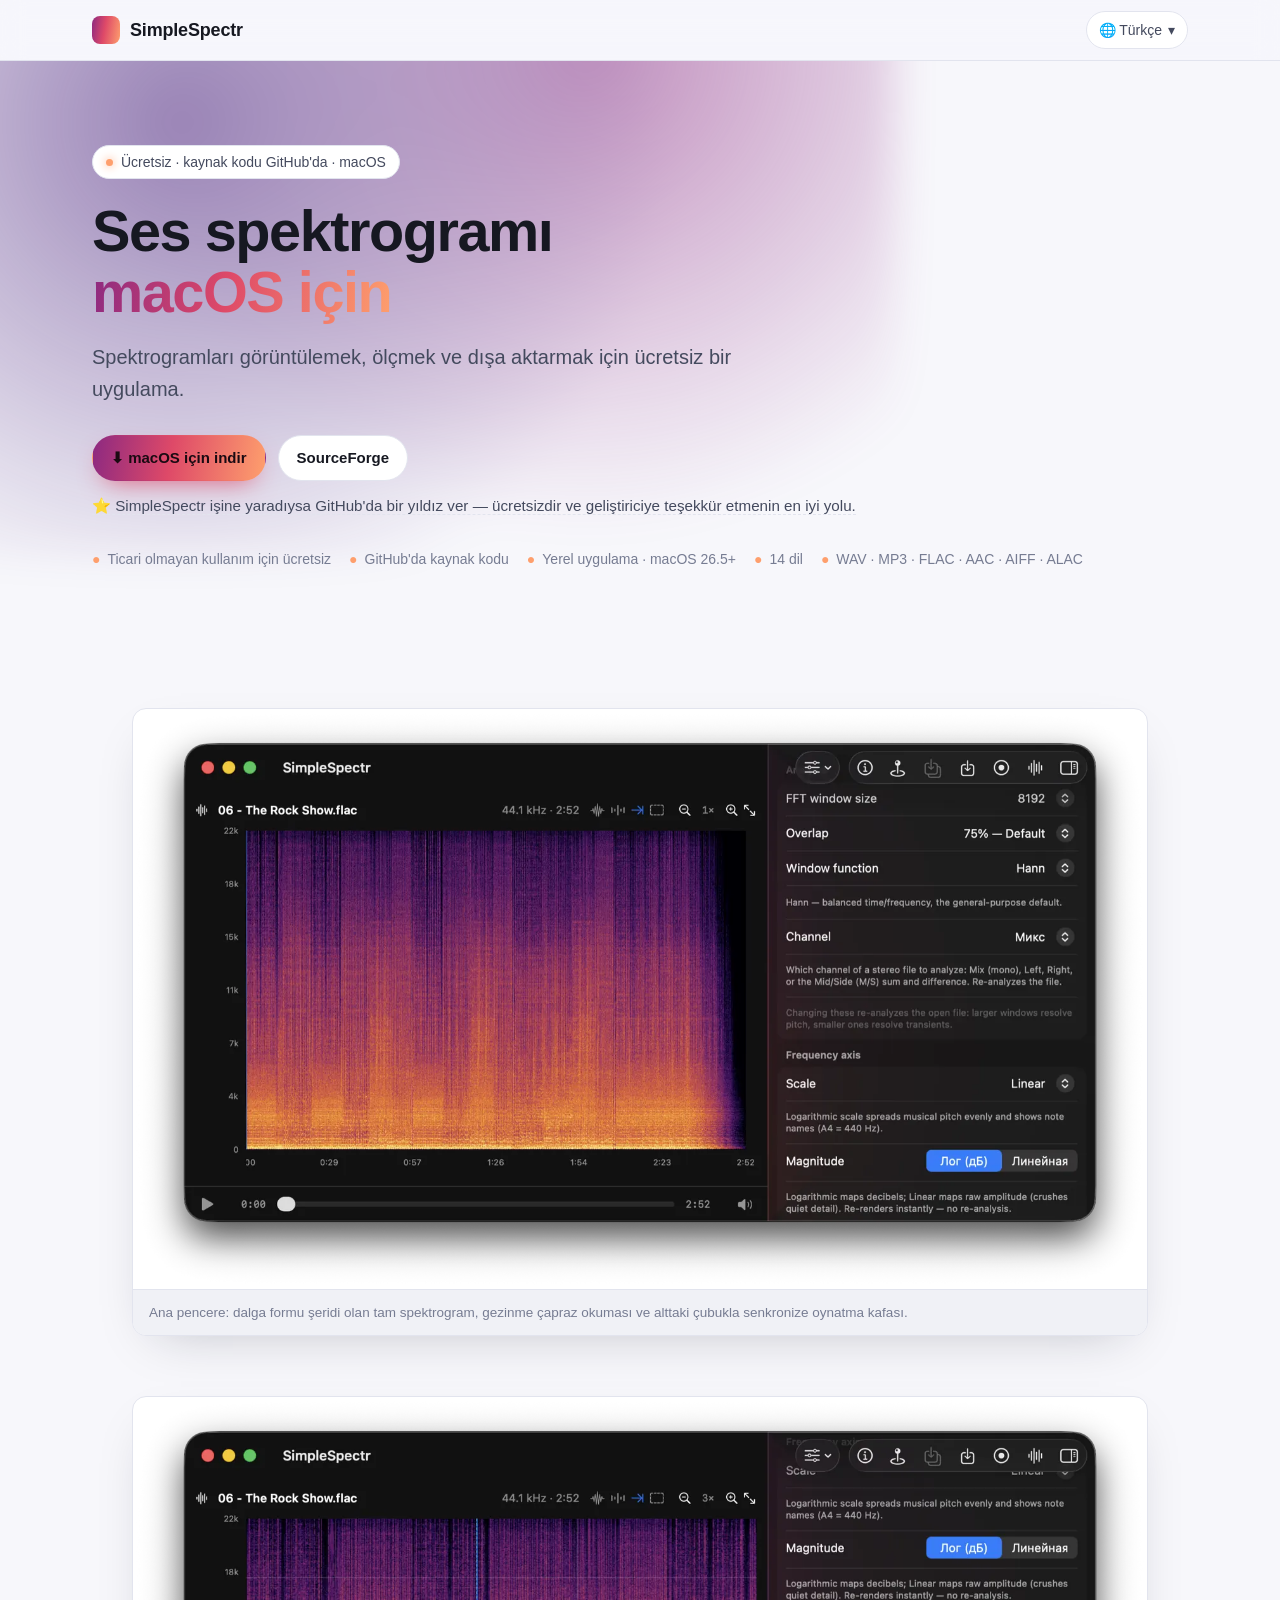
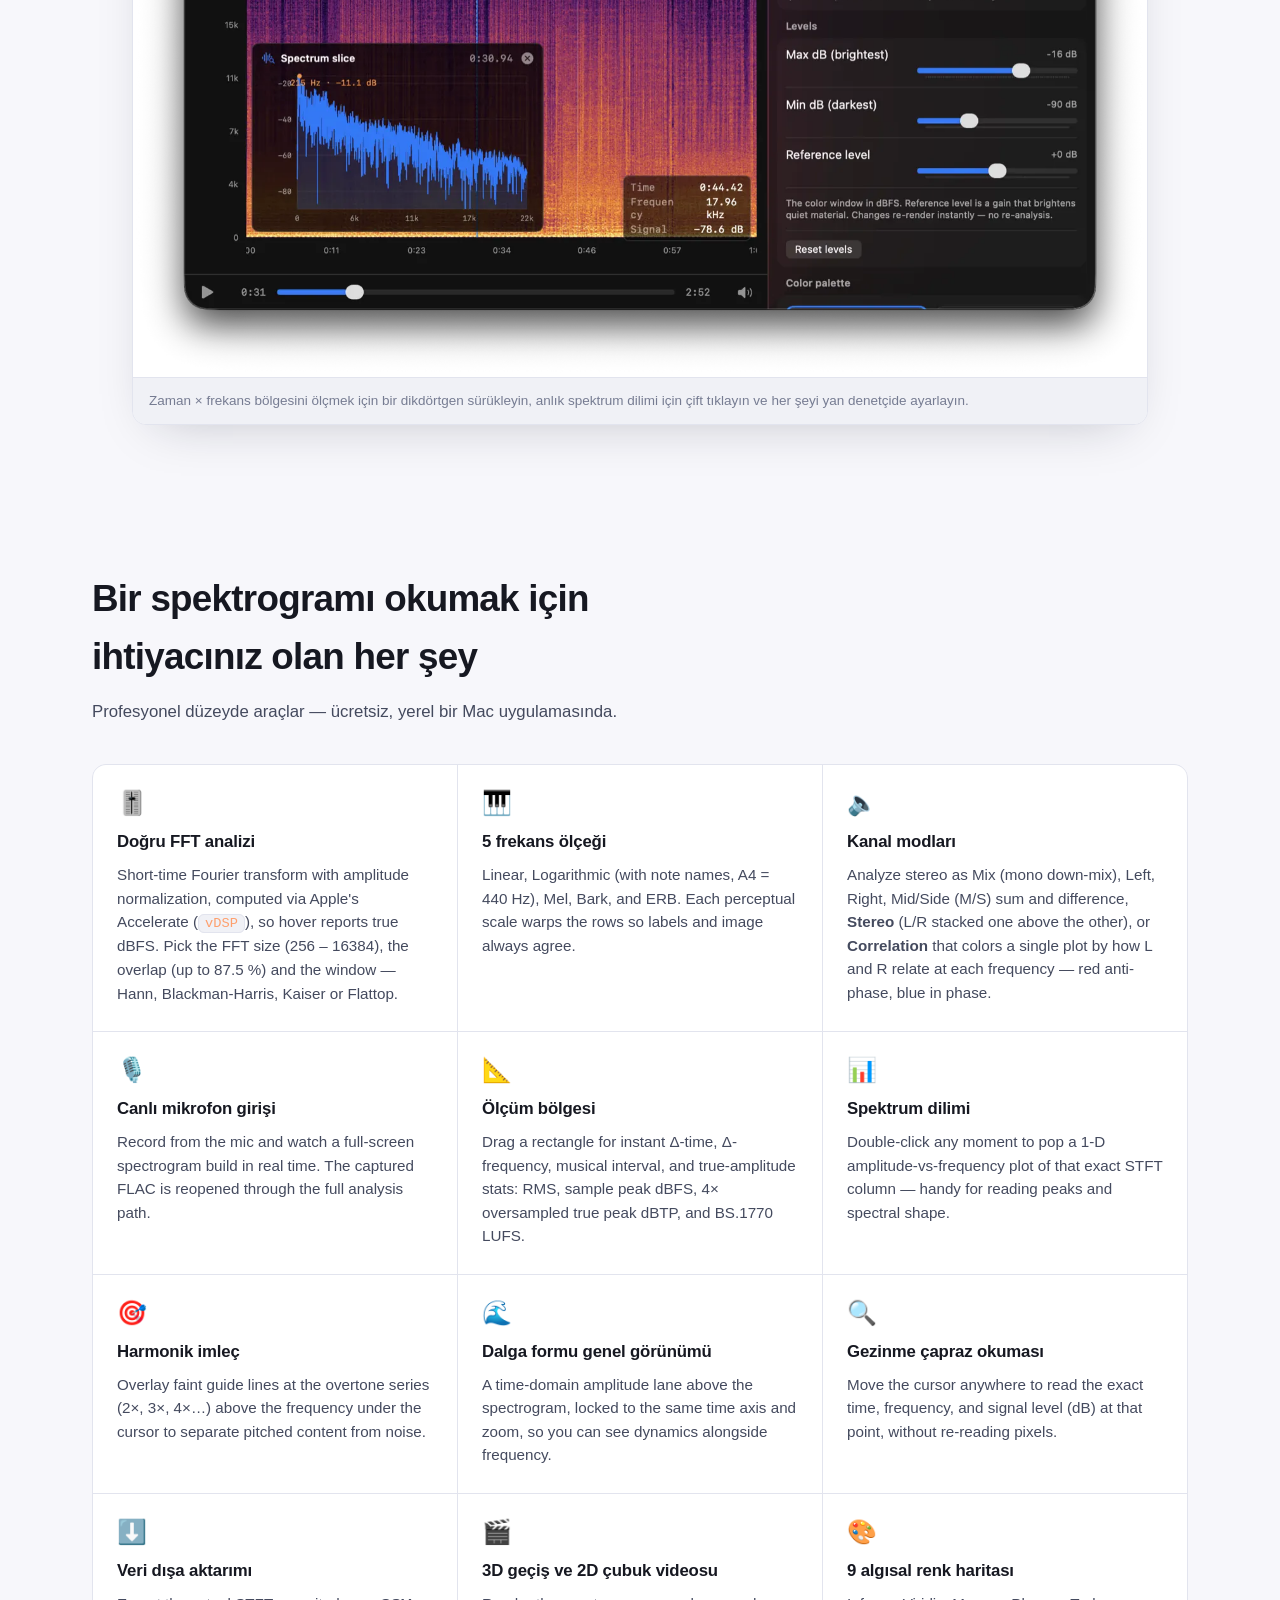
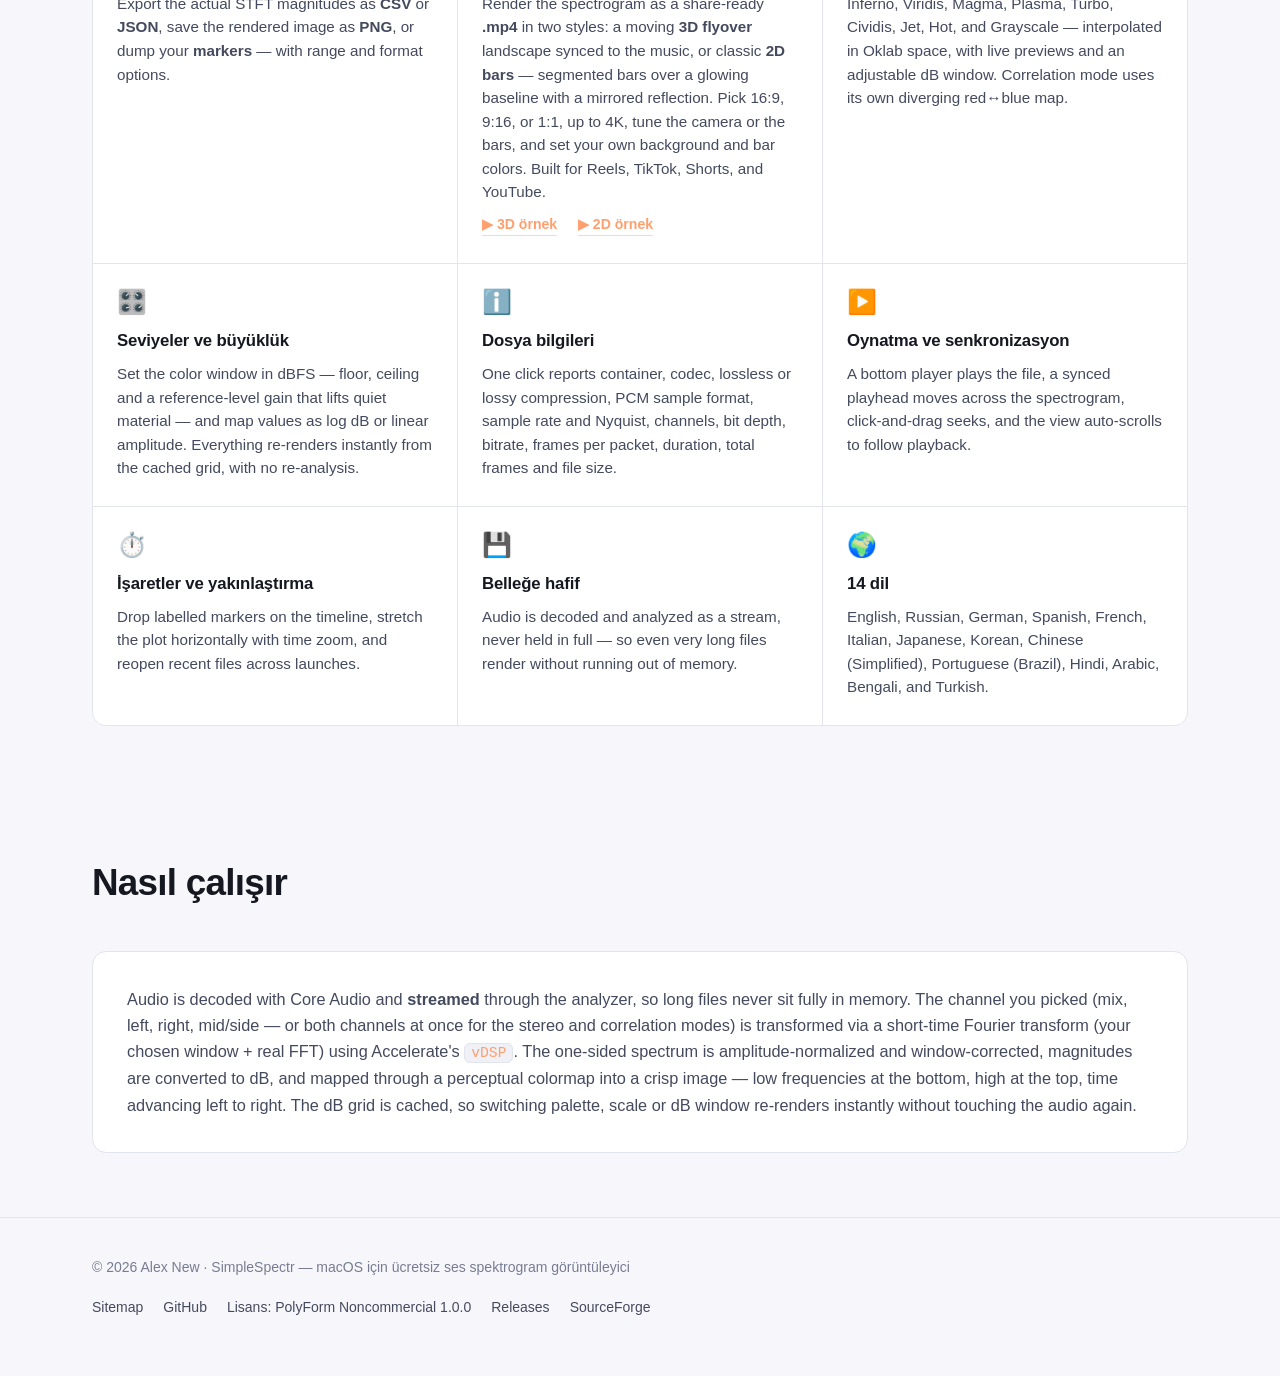
<file: web/tr/index.html>
<!DOCTYPE html>
<html lang="tr">
<head>
  <meta charset="utf-8">
  <meta name="viewport" content="width=device-width, initial-scale=1">
  <title>SimpleSpectr — macOS için ücretsiz ses spektrogram görüntüleyici</title>
  <meta name="description" content="macOS için ücretsiz ses spektrogram görüntüleyici; kaynak kodu GitHub'da mevcut. Gerçek zamanlı FFT analizi, 5 frekans ölçeği, kanal modları, canlı mikrofon girişi, CSV/JSON dışa aktarım, 14 dil. Mac için indir.">
  <meta name="keywords" content="ses spektrogram görüntüleyici, ücretsiz spektrogram, macOS spektrogram, spektrum analizörü mac, FFT analizörü, STFT görselleştirme, ses frekans analizi, sonogram, spektrogram yazılımı">
  <meta name="author" content="Alex New">
  <meta name="theme-color" content="#0c0d12">
  <meta name="robots" content="index, follow, max-image-preview:large, max-snippet:-1, max-video-preview:-1">
  <link rel="canonical" href="https://simplespectr.alexnew.ru/tr/">

  <meta property="og:type" content="website">
  <meta property="og:site_name" content="SimpleSpectr">
  <meta property="og:title" content="SimpleSpectr — macOS için ücretsiz ses spektrogram görüntüleyici">
  <meta property="og:description" content="Herhangi bir ses dosyasını güzel, ölçülebilir bir spektrograma dönüştüren ücretsiz bir macOS uygulaması. FFT analizi, canlı mikrofon, 14 dil.">
  <meta property="og:url" content="https://simplespectr.alexnew.ru/tr/">
  <meta property="og:locale" content="tr">
  <meta property="og:image" content="https://simplespectr.alexnew.ru/img/og-image.webp">
  <meta property="og:image:width" content="1200">
  <meta property="og:image:height" content="630">

  <meta name="twitter:card" content="summary_large_image">
  <meta name="twitter:title" content="SimpleSpectr — macOS için ücretsiz ses spektrogram görüntüleyici">
  <meta name="twitter:description" content="Herhangi bir ses dosyasını güzel, ölçülebilir bir spektrograma dönüştüren ücretsiz bir macOS uygulaması. FFT analizi, canlı mikrofon, 14 dil.">
  <meta name="twitter:image" content="https://simplespectr.alexnew.ru/img/og-image.webp">

  <link rel="alternate" hreflang="en" href="https://simplespectr.alexnew.ru/">
  <link rel="alternate" hreflang="ru" href="https://simplespectr.alexnew.ru/ru/">
  <link rel="alternate" hreflang="de" href="https://simplespectr.alexnew.ru/de/">
  <link rel="alternate" hreflang="es" href="https://simplespectr.alexnew.ru/es/">
  <link rel="alternate" hreflang="fr" href="https://simplespectr.alexnew.ru/fr/">
  <link rel="alternate" hreflang="it" href="https://simplespectr.alexnew.ru/it/">
  <link rel="alternate" hreflang="ja" href="https://simplespectr.alexnew.ru/ja/">
  <link rel="alternate" hreflang="ko" href="https://simplespectr.alexnew.ru/ko/">
  <link rel="alternate" hreflang="zh-Hans" href="https://simplespectr.alexnew.ru/zh-Hans/">
  <link rel="alternate" hreflang="pt-BR" href="https://simplespectr.alexnew.ru/pt-BR/">
  <link rel="alternate" hreflang="hi" href="https://simplespectr.alexnew.ru/hi/">
  <link rel="alternate" hreflang="ar" href="https://simplespectr.alexnew.ru/ar/">
  <link rel="alternate" hreflang="bn" href="https://simplespectr.alexnew.ru/bn/">
  <link rel="alternate" hreflang="tr" href="https://simplespectr.alexnew.ru/tr/">
  <link rel="alternate" hreflang="x-default" href="https://simplespectr.alexnew.ru/">

  <link rel="icon" type="image/png" sizes="32x32" href="/img/favicon-32.png">
  <link rel="icon" type="image/png" sizes="16x16" href="/img/favicon-16.png">
  <link rel="apple-touch-icon" href="/img/apple-touch-icon.png">
  <link rel="stylesheet" href="../assets/style.css">

  <script type="application/ld+json">
  {
    "@context": "https://schema.org",
    "@type": "SoftwareApplication",
    "name": "SimpleSpectr",
    "operatingSystem": "macOS 26.5+",
    "applicationCategory": "MultimediaApplication",
    "description": "macOS için ücretsiz ses spektrogram görüntüleyici. Gerçek zamanlı FFT analizi, birden fazla frekans ölçeği, canlı mikrofon girişi ve CSV/JSON/PNG veri dışa aktarımı.",
    "url": "https://simplespectr.alexnew.ru/tr/",
    "downloadUrl": "https://github.com/alexex1993/SimpleSpectr/releases",
    "screenshot": "https://simplespectr.alexnew.ru/img/screenshot-1.webp",
    "inLanguage": ["tr","en","ru","de","es","fr","it","ja","ko","zh-Hans","pt-BR","hi","ar","bn","tr"],
    "author": { "@type": "Person", "name": "Alex New", "url": "https://github.com/alexex1993" },
    "softwareVersion": "2.5.8",
    "license": "https://github.com/alexex1993/SimpleSpectr/blob/main/LICENSE",
    "sameAs": [
      "https://github.com/alexex1993/SimpleSpectr",
      "https://sourceforge.net/projects/simplespectr/"
    ],
    "offers": { "@type": "Offer", "price": "0", "priceCurrency": "USD" }
  }
  </script>

  <!-- Structured data: WebSite — declares the site name shown in Google results -->
  <script type="application/ld+json">
  {
    "@context": "https://schema.org",
    "@type": "WebSite",
    "name": "SimpleSpectr",
    "url": "https://simplespectr.alexnew.ru/",
    "inLanguage": "tr",
    "publisher": {
      "@type": "Person",
      "name": "Alex New",
      "url": "https://github.com/alexex1993",
      "sameAs": [
        "https://github.com/alexex1993",
        "https://github.com/alexex1993/SimpleSpectr",
        "https://sourceforge.net/projects/simplespectr/"
      ]
    }
  }
  </script>
</head>
<body>

<header class="site-header">
  <div class="container">
    <a class="brand" href="../" aria-label="SimpleSpectr">
      <span class="brand-mark" aria-hidden="true"></span>
      <span>SimpleSpectr</span>
    </a>
    <div class="header-actions">
      <details class="lang-switch">
        <summary>🌐 Türkçe <span aria-hidden="true">▾</span></summary>
        <div class="menu">
          <a href="../" lang="en" hreflang="en">English</a>
          <a href="../ru/" lang="ru" hreflang="ru">Русский</a>
          <a href="../de/" lang="de" hreflang="de">Deutsch</a>
          <a href="../es/" lang="es" hreflang="es">Español</a>
          <a href="../fr/" lang="fr" hreflang="fr">Français</a>
          <a href="../it/" lang="it" hreflang="it">Italiano</a>
          <a href="../ja/" lang="ja" hreflang="ja">日本語</a>
          <a href="../ko/" lang="ko" hreflang="ko">한국어</a>
          <a href="../zh-Hans/" lang="zh-Hans" hreflang="zh-Hans">简体中文</a>
          <a href="../pt-BR/" lang="pt-BR" hreflang="pt-BR">Português (BR)</a>
          <a href="../hi/" lang="hi" hreflang="hi">हिन्दी</a>
          <a href="../ar/" lang="ar" hreflang="ar" dir="rtl">العربية</a>
          <a href="../bn/" lang="bn" hreflang="bn">বাংলা</a>
          <a class="current" href="../tr/" lang="tr" hreflang="tr">Türkçe</a>
        </div>
      </details>
    </div>
  </div>
</header>

<main>
  <section class="hero">
    <div class="container">
      <span class="eyebrow"><span class="dot"></span> Ücretsiz · kaynak kodu GitHub'da · macOS</span>
      <h1>Ses spektrogramı <span class="grad">macOS için</span></h1>
      <p class="lead">Spektrogramları görüntülemek, ölçmek ve dışa aktarmak için ücretsiz bir uygulama.</p>
      <div class="hero-cta">
        <a class="btn btn-primary js-download" href="https://github.com/alexex1993/SimpleSpectr/releases" target="_blank" rel="noopener">⬇ macOS için indir</a>
        <a class="btn btn-ghost" href="https://sourceforge.net/projects/simplespectr/">SourceForge</a>
      </div>
      <p class="hero-star-note"><a href="https://github.com/alexex1993/SimpleSpectr" target="_blank" rel="noopener">⭐ SimpleSpectr işine yaradıysa GitHub'da bir yıldız ver — ücretsizdir ve geliştiriciye teşekkür etmenin en iyi yolu.</a></p>
      <div class="hero-badges">
        <span><span class="pip">●</span> Ticari olmayan kullanım için ücretsiz</span>
        <span><span class="pip">●</span> GitHub'da kaynak kodu</span>
        <span><span class="pip">●</span> Yerel uygulama · macOS 26.5+</span>
        <span><span class="pip">●</span> 14 dil</span>
        <span><span class="pip">●</span> WAV · MP3 · FLAC · AAC · AIFF · ALAC</span>
      </div>
    </div>
  </section>

  <section aria-label="Screenshots">
    <div class="container">
      <div class="shots">
        <figure class="shot">
          <picture>
            <source type="image/webp" srcset="../img/screenshot-1.webp">
            <img src="../img/screenshot-1.png" alt="SimpleSpectr ana penceresi; renkli bir ses spektrogramı, solda frekans ekseni, altta zaman ekseni, bir dalga formu şeridi ve senkronize oynatma kafası gösteriliyor." loading="eager" width="1600" height="915">
          </picture>
          <figcaption>Ana pencere: dalga formu şeridi olan tam spektrogram, gezinme çapraz okuması ve alttaki çubukla senkronize oynatma kafası.</figcaption>
        </figure>
        <figure class="shot">
          <picture>
            <source type="image/webp" srcset="../img/screenshot-2.webp">
            <img src="../img/screenshot-2.png" alt="SimpleSpectr'de bir ölçüm bölgesi seçili, spektrum dilim paneli açık ve ayarlar denetçisi görünüyor." loading="lazy" width="1600" height="915">
          </picture>
          <figcaption>Zaman × frekans bölgesini ölçmek için bir dikdörtgen sürükleyin, anlık spektrum dilimi için çift tıklayın ve her şeyi yan denetçide ayarlayın.</figcaption>
        </figure>
      </div>
    </div>
  </section>

  <section id="features" aria-label="Features">
    <div class="container">
      <div class="section-head">
        <h2>Bir spektrogramı okumak için ihtiyacınız olan her şey</h2>
        <p>Profesyonel düzeyde araçlar — ücretsiz, yerel bir Mac uygulamasında.</p>
      </div>
      <div class="features">
        <div class="feature">
          <div class="ico" aria-hidden="true">🎚️</div>
          <h3>Doğru FFT analizi</h3>
          <p>Short-time Fourier transform with amplitude normalization, computed via Apple's Accelerate (<span class="inline-code">vDSP</span>), so hover reports true dBFS. Pick the FFT size (256 – 16384), the overlap (up to 87.5 %) and the window — Hann, Blackman-Harris, Kaiser or Flattop.</p>
        </div>
        <div class="feature">
          <div class="ico" aria-hidden="true">🎹</div>
          <h3>5 frekans ölçeği</h3>
          <p>Linear, Logarithmic (with note names, A4 = 440 Hz), Mel, Bark, and ERB. Each perceptual scale warps the rows so labels and image always agree.</p>
        </div>
        <div class="feature">
          <div class="ico" aria-hidden="true">🔈</div>
          <h3>Kanal modları</h3>
          <p>Analyze stereo as Mix (mono down-mix), Left, Right, Mid/Side (M/S) sum and difference, <strong>Stereo</strong> (L/R stacked one above the other), or <strong>Correlation</strong> that colors a single plot by how L and R relate at each frequency — red anti-phase, blue in phase.</p>
        </div>
        <div class="feature">
          <div class="ico" aria-hidden="true">🎙️</div>
          <h3>Canlı mikrofon girişi</h3>
          <p>Record from the mic and watch a full-screen spectrogram build in real time. The captured FLAC is reopened through the full analysis path.</p>
        </div>
        <div class="feature">
          <div class="ico" aria-hidden="true">📐</div>
          <h3>Ölçüm bölgesi</h3>
          <p>Drag a rectangle for instant Δ-time, Δ-frequency, musical interval, and true-amplitude stats: RMS, sample peak dBFS, 4× oversampled true peak dBTP, and BS.1770 LUFS.</p>
        </div>
        <div class="feature">
          <div class="ico" aria-hidden="true">📊</div>
          <h3>Spektrum dilimi</h3>
          <p>Double-click any moment to pop a 1-D amplitude-vs-frequency plot of that exact STFT column — handy for reading peaks and spectral shape.</p>
        </div>
        <div class="feature">
          <div class="ico" aria-hidden="true">🎯</div>
          <h3>Harmonik imleç</h3>
          <p>Overlay faint guide lines at the overtone series (2×, 3×, 4×…) above the frequency under the cursor to separate pitched content from noise.</p>
        </div>
        <div class="feature">
          <div class="ico" aria-hidden="true">🌊</div>
          <h3>Dalga formu genel görünümü</h3>
          <p>A time-domain amplitude lane above the spectrogram, locked to the same time axis and zoom, so you can see dynamics alongside frequency.</p>
        </div>
        <div class="feature">
          <div class="ico" aria-hidden="true">🔍</div>
          <h3>Gezinme çapraz okuması</h3>
          <p>Move the cursor anywhere to read the exact time, frequency, and signal level (dB) at that point, without re-reading pixels.</p>
        </div>
        <div class="feature">
          <div class="ico" aria-hidden="true">⬇️</div>
          <h3>Veri dışa aktarımı</h3>
          <p>Export the actual STFT magnitudes as <strong>CSV</strong> or <strong>JSON</strong>, save the rendered image as <strong>PNG</strong>, or dump your <strong>markers</strong> — with range and format options.</p>
        </div>
        <div class="feature">
          <div class="ico" aria-hidden="true">🎬</div>
          <h3>3D geçiş ve 2D çubuk videosu</h3>
          <p>Render the spectrogram as a share-ready <strong>.mp4</strong> in two styles: a moving <strong>3D flyover</strong> landscape synced to the music, or classic <strong>2D bars</strong> — segmented bars over a glowing baseline with a mirrored reflection. Pick 16:9, 9:16, or 1:1, up to 4K, tune the camera or the bars, and set your own background and bar colors. Built for Reels, TikTok, Shorts, and YouTube.</p>
          <a class="video-link" href="https://www.youtube.com/shorts/2R7Y4tpET7c" target="_blank" rel="noopener">▶ 3D örnek</a>
          <a class="video-link" href="https://www.youtube.com/shorts/9IhbY1iPCmg" target="_blank" rel="noopener">▶ 2D örnek</a>
        </div>
        <div class="feature">
          <div class="ico" aria-hidden="true">🎨</div>
          <h3>9 algısal renk haritası</h3>
          <p>Inferno, Viridis, Magma, Plasma, Turbo, Cividis, Jet, Hot, and Grayscale — interpolated in Oklab space, with live previews and an adjustable dB window. Correlation mode uses its own diverging red↔blue map.</p>
        </div>
        <div class="feature">
          <div class="ico" aria-hidden="true">🎛️</div>
          <h3>Seviyeler ve büyüklük</h3>
          <p>Set the color window in dBFS — floor, ceiling and a reference-level gain that lifts quiet material — and map values as log dB or linear amplitude. Everything re-renders instantly from the cached grid, with no re-analysis.</p>
        </div>
        <div class="feature">
          <div class="ico" aria-hidden="true">ℹ️</div>
          <h3>Dosya bilgileri</h3>
          <p>One click reports container, codec, lossless or lossy compression, PCM sample format, sample rate and Nyquist, channels, bit depth, bitrate, frames per packet, duration, total frames and file size.</p>
        </div>
        <div class="feature">
          <div class="ico" aria-hidden="true">▶️</div>
          <h3>Oynatma ve senkronizasyon</h3>
          <p>A bottom player plays the file, a synced playhead moves across the spectrogram, click-and-drag seeks, and the view auto-scrolls to follow playback.</p>
        </div>
        <div class="feature">
          <div class="ico" aria-hidden="true">⏱️</div>
          <h3>İşaretler ve yakınlaştırma</h3>
          <p>Drop labelled markers on the timeline, stretch the plot horizontally with time zoom, and reopen recent files across launches.</p>
        </div>
        <div class="feature">
          <div class="ico" aria-hidden="true">💾</div>
          <h3>Belleğe hafif</h3>
          <p>Audio is decoded and analyzed as a stream, never held in full — so even very long files render without running out of memory.</p>
        </div>
        <div class="feature">
          <div class="ico" aria-hidden="true">🌍</div>
          <h3>14 dil</h3>
          <p>English, Russian, German, Spanish, French, Italian, Japanese, Korean, Chinese (Simplified), Portuguese (Brazil), Hindi, Arabic, Bengali, and Turkish.</p>
        </div>
      </div>
    </div>
  </section>

  <section aria-label="How it works">
    <div class="container">
      <div class="section-head">
        <h2>Nasıl çalışır</h2>
      </div>
      <div class="howto">
        <p>Audio is decoded with Core Audio and <strong>streamed</strong> through the analyzer, so long files never sit fully in memory. The channel you picked (mix, left, right, mid/side — or both channels at once for the stereo and correlation modes) is transformed via a short-time Fourier transform (your chosen window + real FFT) using Accelerate's <span class="inline-code">vDSP</span>. The one-sided spectrum is amplitude-normalized and window-corrected, magnitudes are converted to dB, and mapped through a perceptual colormap into a crisp image — low frequencies at the bottom, high at the top, time advancing left to right. The dB grid is cached, so switching palette, scale or dB window re-renders instantly without touching the audio again.</p>
      </div>
    </div>
  </section>
</main>

<footer class="site-footer">
  <div class="container">
    <div>© <span id="year">2026</span> Alex New · SimpleSpectr — macOS için ücretsiz ses spektrogram görüntüleyici</div>
    <div class="footer-links">
      <a href="../sitemap.xml">Sitemap</a>
      <a href="https://github.com/alexex1993/SimpleSpectr">GitHub</a>
      <a href="https://github.com/alexex1993/SimpleSpectr/blob/main/LICENSE">Lisans: PolyForm Noncommercial 1.0.0</a>
      <a href="https://github.com/alexex1993/SimpleSpectr/releases">Releases</a>
      <a href="https://sourceforge.net/projects/simplespectr/">SourceForge</a>
    </div>
  </div>
</footer>


<script>document.getElementById("year").textContent = new Date().getFullYear();</script>
</body>
</html>
</file>
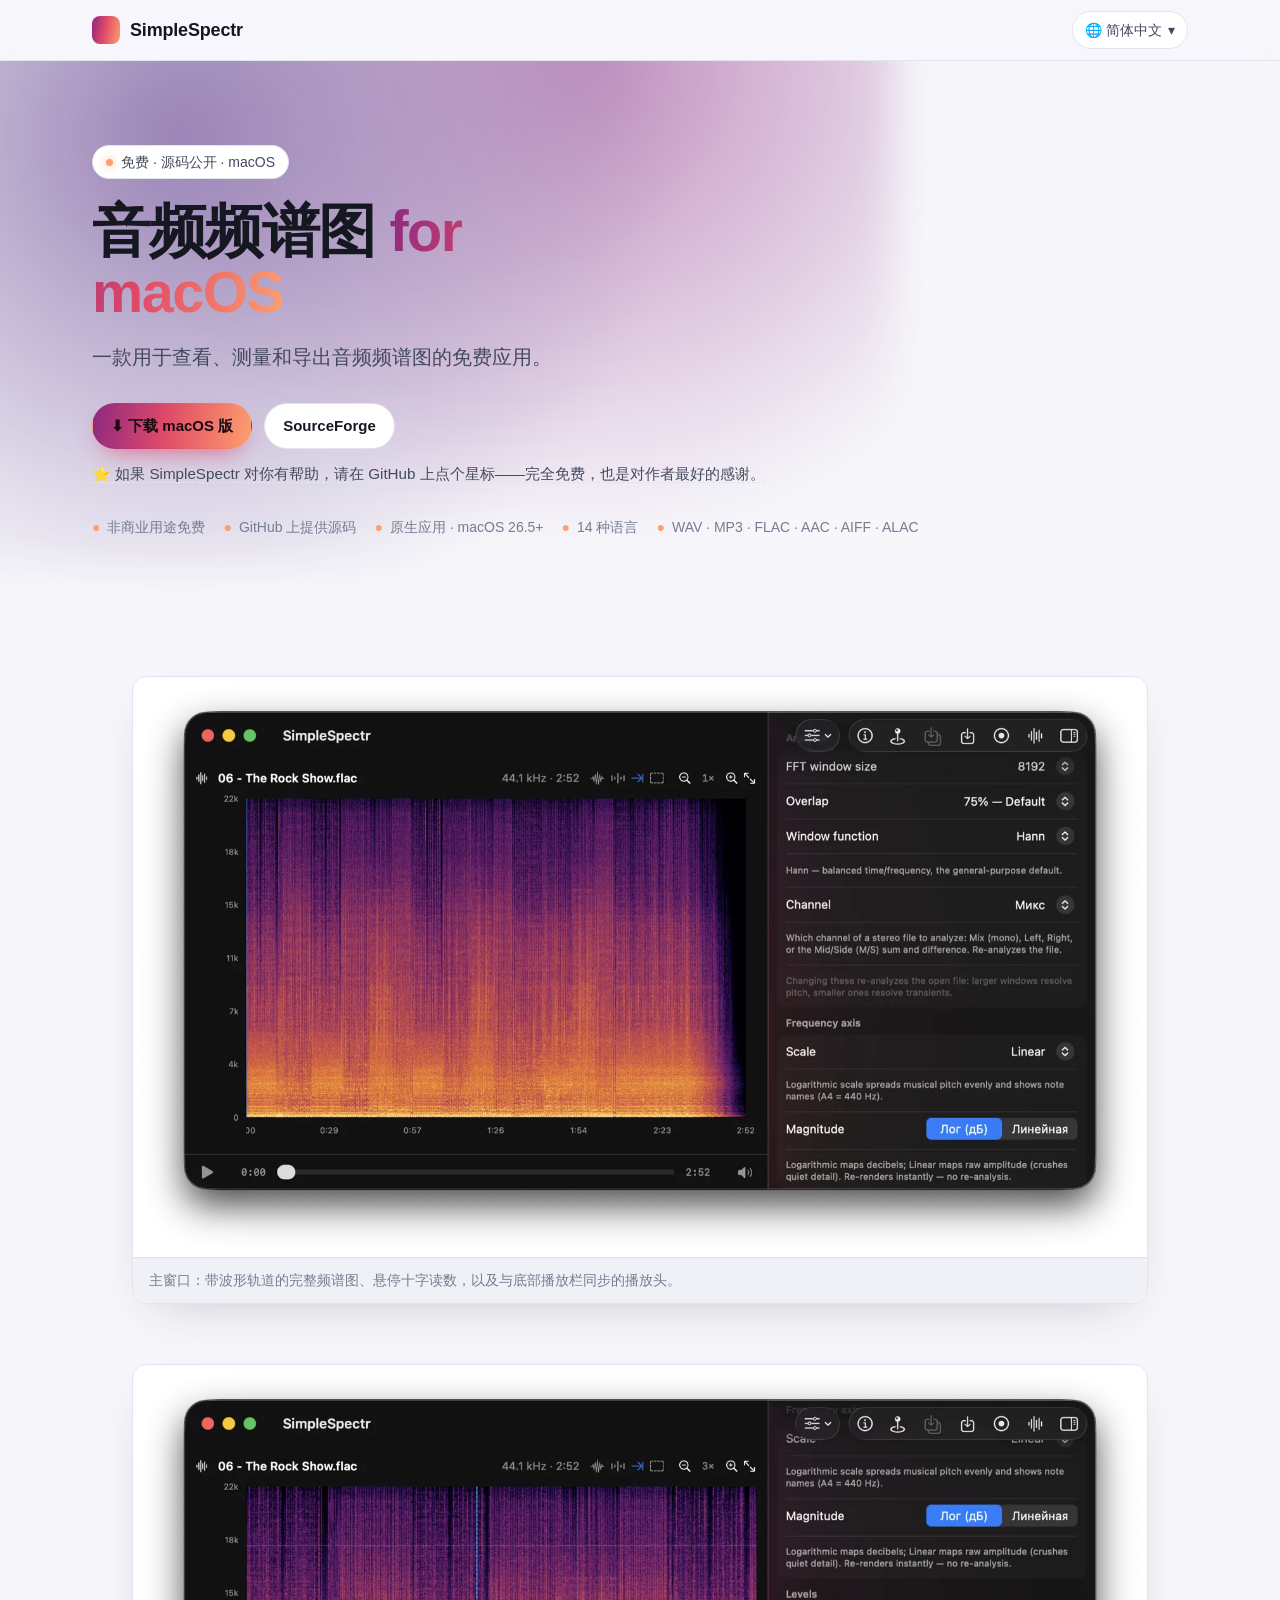
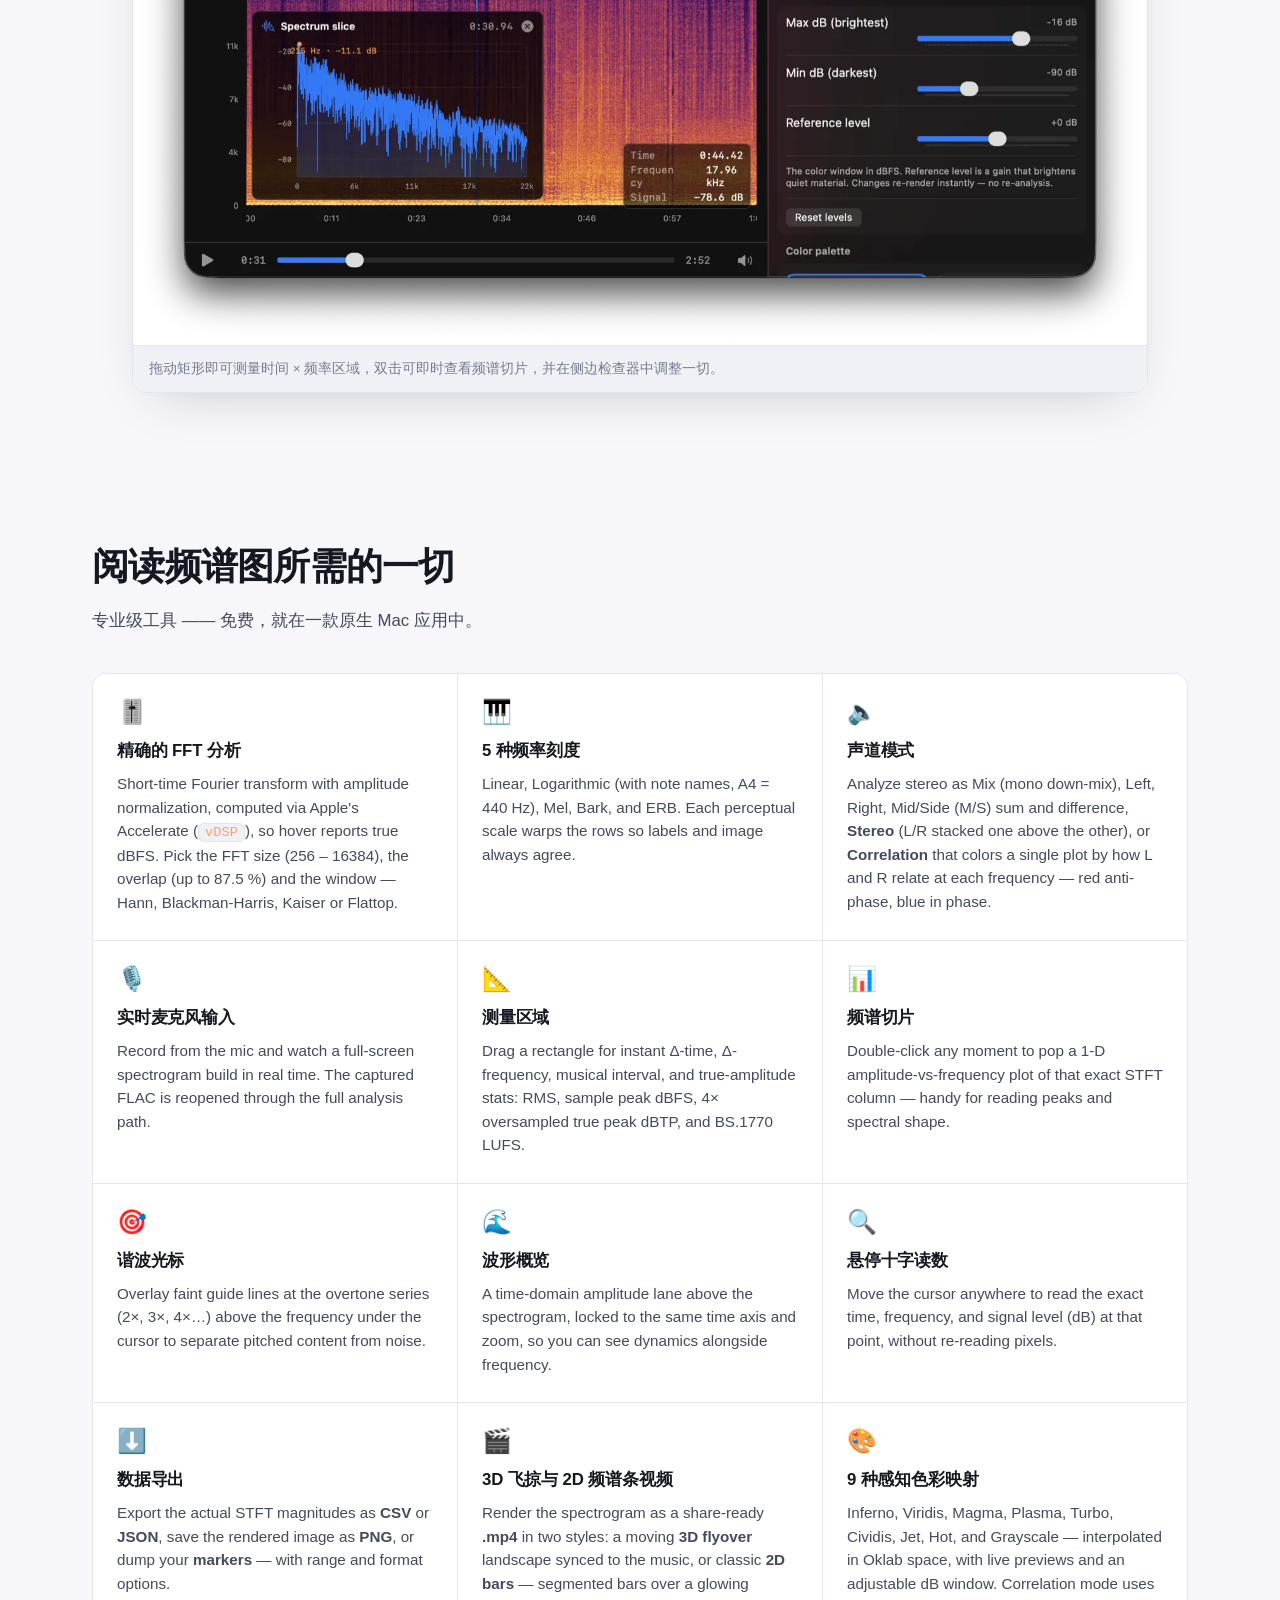
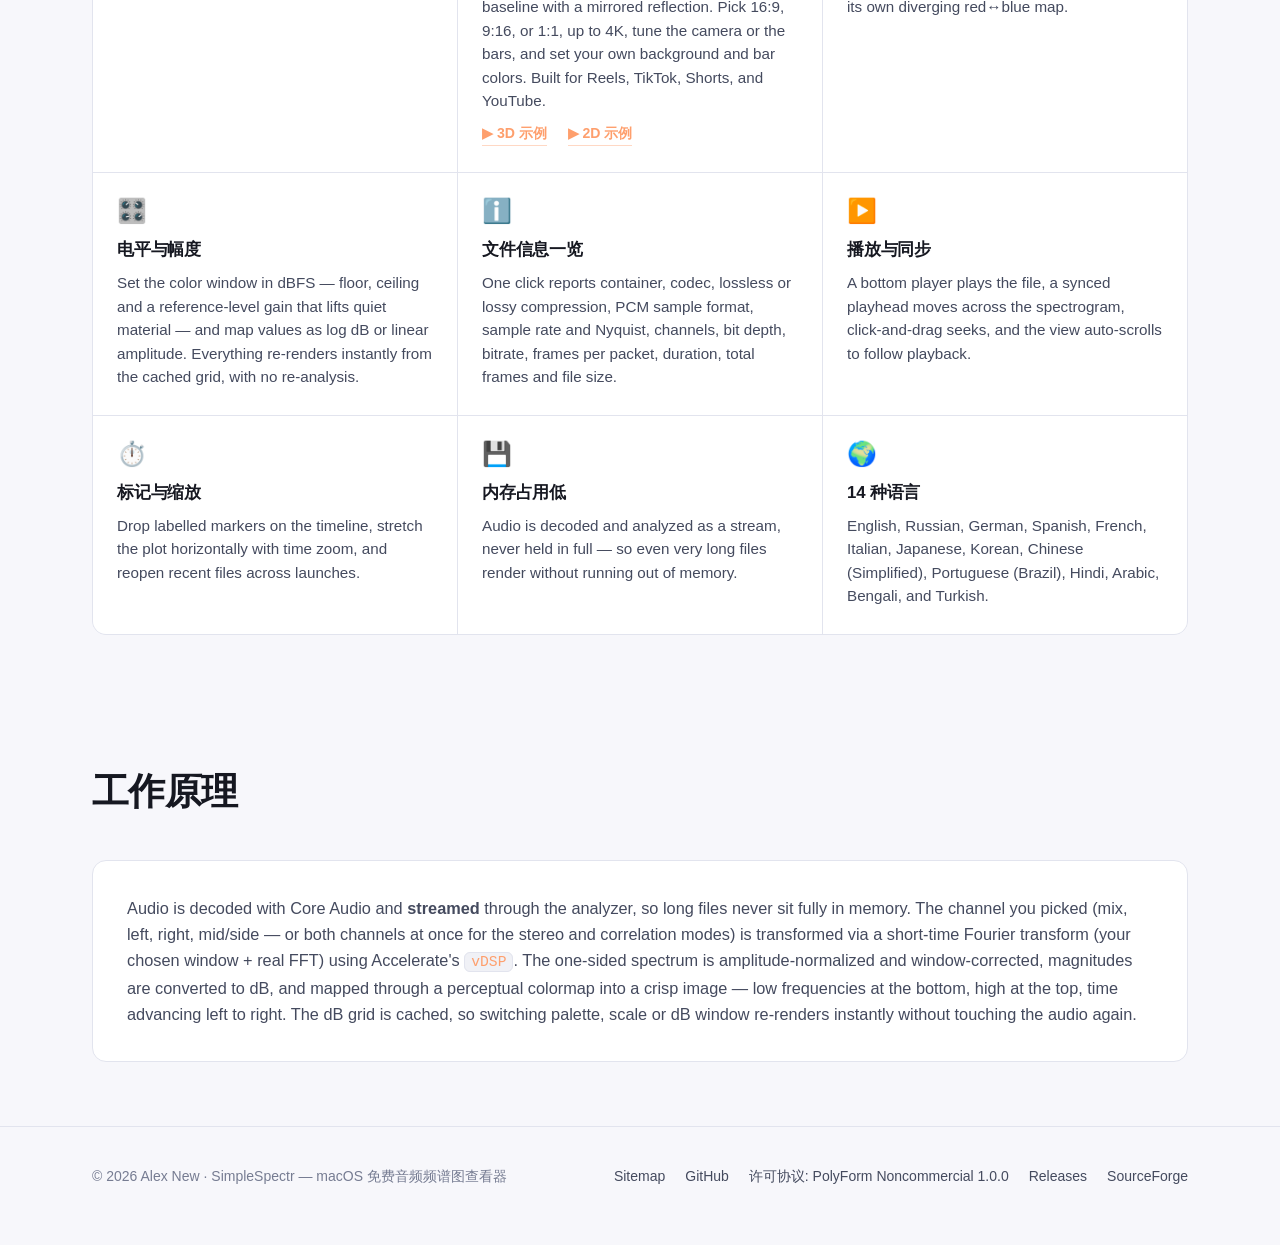
<file: web/zh-Hans/index.html>
<!DOCTYPE html>
<html lang="zh-Hans">
<head>
  <meta charset="utf-8">
  <meta name="viewport" content="width=device-width, initial-scale=1">
  <title>SimpleSpectr — macOS 免费音频频谱图查看器</title>
  <meta name="description" content="macOS 免费音频频谱图查看器，源码在 GitHub 公开。实时 FFT 分析、5 种频率刻度、声道模式、实时麦克风输入、CSV/JSON 导出、支持 14 种语言。下载 Mac 版。">
  <meta name="keywords" content="音频频谱图查看器, 免费频谱图, macOS 频谱图, 频谱分析器 mac, FFT 分析器, STFT 可视化, 音频频谱分析, 声谱图, 频谱图软件">
  <meta name="author" content="Alex New">
  <meta name="theme-color" content="#0c0d12">
  <meta name="robots" content="index, follow, max-image-preview:large, max-snippet:-1, max-video-preview:-1">
  <link rel="canonical" href="https://simplespectr.alexnew.ru/zh-Hans/">

  <meta property="og:type" content="website">
  <meta property="og:site_name" content="SimpleSpectr">
  <meta property="og:title" content="SimpleSpectr — macOS 免费音频频谱图查看器">
  <meta property="og:description" content="一款免费的 macOS 应用，可将任意音频文件转换为美观且可测量的频谱图。FFT 分析、实时麦克风、支持 14 种语言。">
  <meta property="og:url" content="https://simplespectr.alexnew.ru/zh-Hans/">
  <meta property="og:locale" content="zh_CN">
  <meta property="og:image" content="https://simplespectr.alexnew.ru/img/og-image.webp">
  <meta property="og:image:width" content="1200">
  <meta property="og:image:height" content="630">

  <meta name="twitter:card" content="summary_large_image">
  <meta name="twitter:title" content="SimpleSpectr — macOS 免费音频频谱图查看器">
  <meta name="twitter:description" content="一款免费的 macOS 应用，可将任意音频文件转换为美观且可测量的频谱图。FFT 分析、实时麦克风、支持 14 种语言。">
  <meta name="twitter:image" content="https://simplespectr.alexnew.ru/img/og-image.webp">

  <link rel="alternate" hreflang="en" href="https://simplespectr.alexnew.ru/">
  <link rel="alternate" hreflang="ru" href="https://simplespectr.alexnew.ru/ru/">
  <link rel="alternate" hreflang="de" href="https://simplespectr.alexnew.ru/de/">
  <link rel="alternate" hreflang="es" href="https://simplespectr.alexnew.ru/es/">
  <link rel="alternate" hreflang="fr" href="https://simplespectr.alexnew.ru/fr/">
  <link rel="alternate" hreflang="it" href="https://simplespectr.alexnew.ru/it/">
  <link rel="alternate" hreflang="ja" href="https://simplespectr.alexnew.ru/ja/">
  <link rel="alternate" hreflang="ko" href="https://simplespectr.alexnew.ru/ko/">
  <link rel="alternate" hreflang="zh-Hans" href="https://simplespectr.alexnew.ru/zh-Hans/">
  <link rel="alternate" hreflang="pt-BR" href="https://simplespectr.alexnew.ru/pt-BR/">
  <link rel="alternate" hreflang="hi" href="https://simplespectr.alexnew.ru/hi/">
  <link rel="alternate" hreflang="ar" href="https://simplespectr.alexnew.ru/ar/">
  <link rel="alternate" hreflang="bn" href="https://simplespectr.alexnew.ru/bn/">
  <link rel="alternate" hreflang="tr" href="https://simplespectr.alexnew.ru/tr/">
  <link rel="alternate" hreflang="x-default" href="https://simplespectr.alexnew.ru/">

  <link rel="icon" type="image/png" sizes="32x32" href="/img/favicon-32.png">
  <link rel="icon" type="image/png" sizes="16x16" href="/img/favicon-16.png">
  <link rel="apple-touch-icon" href="/img/apple-touch-icon.png">
  <link rel="stylesheet" href="../assets/style.css">

  <script type="application/ld+json">
  {
    "@context": "https://schema.org",
    "@type": "SoftwareApplication",
    "name": "SimpleSpectr",
    "operatingSystem": "macOS 26.5+",
    "applicationCategory": "MultimediaApplication",
    "description": "macOS 免费音频频谱图查看器，源码在 GitHub 公开。支持实时 FFT 分析、多种频率刻度、实时麦克风输入，以及 CSV/JSON/PNG 数据导出。",
    "url": "https://simplespectr.alexnew.ru/zh-Hans/",
    "downloadUrl": "https://github.com/alexex1993/SimpleSpectr/releases",
    "screenshot": "https://simplespectr.alexnew.ru/img/screenshot-1.webp",
    "inLanguage": ["zh-Hans","en","ru","de","es","fr","it","ja","ko","zh-Hans","pt-BR","hi","ar","bn","tr"],
    "author": { "@type": "Person", "name": "Alex New", "url": "https://github.com/alexex1993" },
    "softwareVersion": "2.5.8",
    "license": "https://github.com/alexex1993/SimpleSpectr/blob/main/LICENSE",
    "sameAs": [
      "https://github.com/alexex1993/SimpleSpectr",
      "https://sourceforge.net/projects/simplespectr/"
    ],
    "offers": { "@type": "Offer", "price": "0", "priceCurrency": "USD" }
  }
  </script>

  <!-- Structured data: WebSite — declares the site name shown in Google results -->
  <script type="application/ld+json">
  {
    "@context": "https://schema.org",
    "@type": "WebSite",
    "name": "SimpleSpectr",
    "url": "https://simplespectr.alexnew.ru/",
    "inLanguage": "zh-Hans",
    "publisher": {
      "@type": "Person",
      "name": "Alex New",
      "url": "https://github.com/alexex1993",
      "sameAs": [
        "https://github.com/alexex1993",
        "https://github.com/alexex1993/SimpleSpectr",
        "https://sourceforge.net/projects/simplespectr/"
      ]
    }
  }
  </script>
</head>
<body>

<header class="site-header">
  <div class="container">
    <a class="brand" href="../" aria-label="SimpleSpectr">
      <span class="brand-mark" aria-hidden="true"></span>
      <span>SimpleSpectr</span>
    </a>
    <div class="header-actions">
      <details class="lang-switch">
        <summary>🌐 简体中文 <span aria-hidden="true">▾</span></summary>
        <div class="menu">
          <a href="../" lang="en" hreflang="en">English</a>
          <a href="../ru/" lang="ru" hreflang="ru">Русский</a>
          <a href="../de/" lang="de" hreflang="de">Deutsch</a>
          <a href="../es/" lang="es" hreflang="es">Español</a>
          <a href="../fr/" lang="fr" hreflang="fr">Français</a>
          <a href="../it/" lang="it" hreflang="it">Italiano</a>
          <a href="../ja/" lang="ja" hreflang="ja">日本語</a>
          <a href="../ko/" lang="ko" hreflang="ko">한국어</a>
          <a class="current" href="../zh-Hans/" lang="zh-Hans" hreflang="zh-Hans">简体中文</a>
          <a href="../pt-BR/" lang="pt-BR" hreflang="pt-BR">Português (BR)</a>
          <a href="../hi/" lang="hi" hreflang="hi">हिन्दी</a>
          <a href="../ar/" lang="ar" hreflang="ar" dir="rtl">العربية</a>
          <a href="../bn/" lang="bn" hreflang="bn">বাংলা</a>
          <a href="../tr/" lang="tr" hreflang="tr">Türkçe</a>
        </div>
      </details>
    </div>
  </div>
</header>

<main>
  <section class="hero">
    <div class="container">
      <span class="eyebrow"><span class="dot"></span> 免费 · 源码公开 · macOS</span>
      <h1>音频频谱图 <span class="grad">for macOS</span></h1>
      <p class="lead">一款用于查看、测量和导出音频频谱图的免费应用。</p>
      <div class="hero-cta">
        <a class="btn btn-primary js-download" href="https://github.com/alexex1993/SimpleSpectr/releases" target="_blank" rel="noopener">⬇ 下载 macOS 版</a>
        <a class="btn btn-ghost" href="https://sourceforge.net/projects/simplespectr/">SourceForge</a>
      </div>
      <p class="hero-star-note"><a href="https://github.com/alexex1993/SimpleSpectr" target="_blank" rel="noopener">⭐ 如果 SimpleSpectr 对你有帮助，请在 GitHub 上点个星标——完全免费，也是对作者最好的感谢。</a></p>
      <div class="hero-badges">
        <span><span class="pip">●</span> 非商业用途免费</span>
        <span><span class="pip">●</span> GitHub 上提供源码</span>
        <span><span class="pip">●</span> 原生应用 · macOS 26.5+</span>
        <span><span class="pip">●</span> 14 种语言</span>
        <span><span class="pip">●</span> WAV · MP3 · FLAC · AAC · AIFF · ALAC</span>
      </div>
    </div>
  </section>

  <section aria-label="Screenshots">
    <div class="container">
      <div class="shots">
        <figure class="shot">
          <picture>
            <source type="image/webp" srcset="../img/screenshot-1.webp">
            <img src="../img/screenshot-1.png" alt="SimpleSpectr 主窗口，显示彩色音频频谱图，左侧为频率轴、底部为时间轴、上方有波形轨道，以及同步的播放头。" loading="eager" width="1600" height="915">
          </picture>
          <figcaption>主窗口：带波形轨道的完整频谱图、悬停十字读数，以及与底部播放栏同步的播放头。</figcaption>
        </figure>
        <figure class="shot">
          <picture>
            <source type="image/webp" srcset="../img/screenshot-2.webp">
            <img src="../img/screenshot-2.png" alt="SimpleSpectr 中已选择测量区域，打开了频谱切片面板，并显示设置检查器。" loading="lazy" width="1600" height="915">
          </picture>
          <figcaption>拖动矩形即可测量时间 × 频率区域，双击可即时查看频谱切片，并在侧边检查器中调整一切。</figcaption>
        </figure>
      </div>
    </div>
  </section>

  <section id="features" aria-label="Features">
    <div class="container">
      <div class="section-head">
        <h2>阅读频谱图所需的一切</h2>
        <p>专业级工具 —— 免费，就在一款原生 Mac 应用中。</p>
      </div>
      <div class="features">
        <div class="feature">
          <div class="ico" aria-hidden="true">🎚️</div>
          <h3>精确的 FFT 分析</h3>
          <p>Short-time Fourier transform with amplitude normalization, computed via Apple's Accelerate (<span class="inline-code">vDSP</span>), so hover reports true dBFS. Pick the FFT size (256 – 16384), the overlap (up to 87.5 %) and the window — Hann, Blackman-Harris, Kaiser or Flattop.</p>
        </div>
        <div class="feature">
          <div class="ico" aria-hidden="true">🎹</div>
          <h3>5 种频率刻度</h3>
          <p>Linear, Logarithmic (with note names, A4 = 440 Hz), Mel, Bark, and ERB. Each perceptual scale warps the rows so labels and image always agree.</p>
        </div>
        <div class="feature">
          <div class="ico" aria-hidden="true">🔈</div>
          <h3>声道模式</h3>
          <p>Analyze stereo as Mix (mono down-mix), Left, Right, Mid/Side (M/S) sum and difference, <strong>Stereo</strong> (L/R stacked one above the other), or <strong>Correlation</strong> that colors a single plot by how L and R relate at each frequency — red anti-phase, blue in phase.</p>
        </div>
        <div class="feature">
          <div class="ico" aria-hidden="true">🎙️</div>
          <h3>实时麦克风输入</h3>
          <p>Record from the mic and watch a full-screen spectrogram build in real time. The captured FLAC is reopened through the full analysis path.</p>
        </div>
        <div class="feature">
          <div class="ico" aria-hidden="true">📐</div>
          <h3>测量区域</h3>
          <p>Drag a rectangle for instant Δ-time, Δ-frequency, musical interval, and true-amplitude stats: RMS, sample peak dBFS, 4× oversampled true peak dBTP, and BS.1770 LUFS.</p>
        </div>
        <div class="feature">
          <div class="ico" aria-hidden="true">📊</div>
          <h3>频谱切片</h3>
          <p>Double-click any moment to pop a 1-D amplitude-vs-frequency plot of that exact STFT column — handy for reading peaks and spectral shape.</p>
        </div>
        <div class="feature">
          <div class="ico" aria-hidden="true">🎯</div>
          <h3>谐波光标</h3>
          <p>Overlay faint guide lines at the overtone series (2×, 3×, 4×…) above the frequency under the cursor to separate pitched content from noise.</p>
        </div>
        <div class="feature">
          <div class="ico" aria-hidden="true">🌊</div>
          <h3>波形概览</h3>
          <p>A time-domain amplitude lane above the spectrogram, locked to the same time axis and zoom, so you can see dynamics alongside frequency.</p>
        </div>
        <div class="feature">
          <div class="ico" aria-hidden="true">🔍</div>
          <h3>悬停十字读数</h3>
          <p>Move the cursor anywhere to read the exact time, frequency, and signal level (dB) at that point, without re-reading pixels.</p>
        </div>
        <div class="feature">
          <div class="ico" aria-hidden="true">⬇️</div>
          <h3>数据导出</h3>
          <p>Export the actual STFT magnitudes as <strong>CSV</strong> or <strong>JSON</strong>, save the rendered image as <strong>PNG</strong>, or dump your <strong>markers</strong> — with range and format options.</p>
        </div>
        <div class="feature">
          <div class="ico" aria-hidden="true">🎬</div>
          <h3>3D 飞掠与 2D 频谱条视频</h3>
          <p>Render the spectrogram as a share-ready <strong>.mp4</strong> in two styles: a moving <strong>3D flyover</strong> landscape synced to the music, or classic <strong>2D bars</strong> — segmented bars over a glowing baseline with a mirrored reflection. Pick 16:9, 9:16, or 1:1, up to 4K, tune the camera or the bars, and set your own background and bar colors. Built for Reels, TikTok, Shorts, and YouTube.</p>
          <a class="video-link" href="https://www.youtube.com/shorts/2R7Y4tpET7c" target="_blank" rel="noopener">▶ 3D 示例</a>
          <a class="video-link" href="https://www.youtube.com/shorts/9IhbY1iPCmg" target="_blank" rel="noopener">▶ 2D 示例</a>
        </div>
        <div class="feature">
          <div class="ico" aria-hidden="true">🎨</div>
          <h3>9 种感知色彩映射</h3>
          <p>Inferno, Viridis, Magma, Plasma, Turbo, Cividis, Jet, Hot, and Grayscale — interpolated in Oklab space, with live previews and an adjustable dB window. Correlation mode uses its own diverging red↔blue map.</p>
        </div>
        <div class="feature">
          <div class="ico" aria-hidden="true">🎛️</div>
          <h3>电平与幅度</h3>
          <p>Set the color window in dBFS — floor, ceiling and a reference-level gain that lifts quiet material — and map values as log dB or linear amplitude. Everything re-renders instantly from the cached grid, with no re-analysis.</p>
        </div>
        <div class="feature">
          <div class="ico" aria-hidden="true">ℹ️</div>
          <h3>文件信息一览</h3>
          <p>One click reports container, codec, lossless or lossy compression, PCM sample format, sample rate and Nyquist, channels, bit depth, bitrate, frames per packet, duration, total frames and file size.</p>
        </div>
        <div class="feature">
          <div class="ico" aria-hidden="true">▶️</div>
          <h3>播放与同步</h3>
          <p>A bottom player plays the file, a synced playhead moves across the spectrogram, click-and-drag seeks, and the view auto-scrolls to follow playback.</p>
        </div>
        <div class="feature">
          <div class="ico" aria-hidden="true">⏱️</div>
          <h3>标记与缩放</h3>
          <p>Drop labelled markers on the timeline, stretch the plot horizontally with time zoom, and reopen recent files across launches.</p>
        </div>
        <div class="feature">
          <div class="ico" aria-hidden="true">💾</div>
          <h3>内存占用低</h3>
          <p>Audio is decoded and analyzed as a stream, never held in full — so even very long files render without running out of memory.</p>
        </div>
        <div class="feature">
          <div class="ico" aria-hidden="true">🌍</div>
          <h3>14 种语言</h3>
          <p>English, Russian, German, Spanish, French, Italian, Japanese, Korean, Chinese (Simplified), Portuguese (Brazil), Hindi, Arabic, Bengali, and Turkish.</p>
        </div>
      </div>
    </div>
  </section>

  <section aria-label="How it works">
    <div class="container">
      <div class="section-head">
        <h2>工作原理</h2>
      </div>
      <div class="howto">
        <p>Audio is decoded with Core Audio and <strong>streamed</strong> through the analyzer, so long files never sit fully in memory. The channel you picked (mix, left, right, mid/side — or both channels at once for the stereo and correlation modes) is transformed via a short-time Fourier transform (your chosen window + real FFT) using Accelerate's <span class="inline-code">vDSP</span>. The one-sided spectrum is amplitude-normalized and window-corrected, magnitudes are converted to dB, and mapped through a perceptual colormap into a crisp image — low frequencies at the bottom, high at the top, time advancing left to right. The dB grid is cached, so switching palette, scale or dB window re-renders instantly without touching the audio again.</p>
      </div>
    </div>
  </section>
</main>

<footer class="site-footer">
  <div class="container">
    <div>© <span id="year">2026</span> Alex New · SimpleSpectr — macOS 免费音频频谱图查看器</div>
    <div class="footer-links">
      <a href="../sitemap.xml">Sitemap</a>
      <a href="https://github.com/alexex1993/SimpleSpectr">GitHub</a>
      <a href="https://github.com/alexex1993/SimpleSpectr/blob/main/LICENSE">许可协议: PolyForm Noncommercial 1.0.0</a>
      <a href="https://github.com/alexex1993/SimpleSpectr/releases">Releases</a>
      <a href="https://sourceforge.net/projects/simplespectr/">SourceForge</a>
    </div>
  </div>
</footer>


<script>document.getElementById("year").textContent = new Date().getFullYear();</script>
</body>
</html>
</file>
<file: web/assets/style.css>
/* SimpleSpectr landing — single shared stylesheet for all language editions.
   Dark by default (matches the spectrogram screenshots), light via prefers-color-scheme.
   No external fonts, no framework, no JS dependency. */

:root {
  --bg: #0c0d12;
  --bg-elev: #14161f;
  --bg-elev-2: #1b1e2a;
  --border: #272b3a;
  --text: #e8e9ee;
  --text-dim: #a4a8b8;
  --text-faint: #6b7080;
  /* Inferno-inspired accent ramp */
  --accent-1: #3b0f70; /* deep violet */
  --accent-2: #8c2981; /* magenta   */
  --accent-3: #de4968; /* rose      */
  --accent-4: #fe9f6d; /* orange    */
  --accent-5: #fcfdbf; /* warm white*/
  --accent-grad: linear-gradient(100deg, var(--accent-2), var(--accent-3) 45%, var(--accent-4));
  --maxw: 1140px;
  --radius: 14px;
  --radius-sm: 9px;
  --shadow: 0 18px 50px -22px rgba(0, 0, 0, 0.75);
}

@media (prefers-color-scheme: light) {
  :root {
    --bg: #f7f7fb;
    --bg-elev: #ffffff;
    --bg-elev-2: #f0f1f6;
    --border: #e2e4ee;
    --text: #161821;
    --text-dim: #444a5e;
    --text-faint: #767c92;
    --shadow: 0 18px 50px -24px rgba(20, 22, 40, 0.25);
  }
}

* { box-sizing: border-box; }

html {
  scroll-behavior: smooth;
  -webkit-text-size-adjust: 100%;
}

body {
  margin: 0;
  background: var(--bg);
  color: var(--text);
  font-family: -apple-system, BlinkMacSystemFont, "SF Pro Text", "Segoe UI",
    Roboto, "Helvetica Neue", Arial, "Noto Sans", "Noto Sans JP", "Noto Sans KR",
    "Noto Sans Arabic", "Noto Sans Devanagari", "Noto Sans Bengali", sans-serif;
  font-size: 17px;
  line-height: 1.6;
  -webkit-font-smoothing: antialiased;
  text-rendering: optimizeLegibility;
  overflow-x: hidden;
}

a { color: inherit; }

.container {
  width: 100%;
  max-width: var(--maxw);
  margin: 0 auto;
  padding: 0 22px;
}

/* ---------- Language banner ---------- */
.lang-banner {
  display: none;
  position: sticky;
  top: 0;
  z-index: 60;
  background: var(--accent-grad);
  color: #1a0a12;
  font-size: 14.5px;
  font-weight: 600;
  padding: 9px 16px;
  align-items: center;
  justify-content: center;
  gap: 14px;
  flex-wrap: wrap;
  text-align: center;
}
.lang-banner.visible { display: flex; }
.lang-banner a {
  background: rgba(0, 0, 0, 0.22);
  color: #fff;
  padding: 4px 12px;
  border-radius: 999px;
  text-decoration: none;
  white-space: nowrap;
}
.lang-banner button {
  background: transparent;
  border: 0;
  color: inherit;
  font: inherit;
  cursor: pointer;
  opacity: 0.7;
  text-decoration: underline;
  padding: 4px;
}
.lang-banner button:hover { opacity: 1; }

/* ---------- Header ---------- */
.site-header {
  position: sticky;
  top: 0;
  z-index: 50;
  backdrop-filter: saturate(160%) blur(12px);
  -webkit-backdrop-filter: saturate(160%) blur(12px);
  background: color-mix(in srgb, var(--bg) 78%, transparent);
  border-bottom: 1px solid var(--border);
}
.site-header .container {
  display: flex;
  align-items: center;
  justify-content: space-between;
  gap: 16px;
  height: 60px;
}
.brand {
  display: inline-flex;
  align-items: center;
  gap: 10px;
  font-weight: 700;
  font-size: 18px;
  letter-spacing: -0.01em;
  text-decoration: none;
}
.brand-mark {
  width: 28px;
  height: 28px;
  border-radius: 8px;
  background: var(--accent-grad);
  flex: none;
}
.header-actions { display: flex; align-items: center; gap: 10px; }

/* language switcher */
.lang-switch { position: relative; }
.lang-switch summary {
  list-style: none;
  cursor: pointer;
  display: inline-flex;
  align-items: center;
  gap: 6px;
  padding: 7px 12px;
  border: 1px solid var(--border);
  border-radius: 999px;
  font-size: 14px;
  background: var(--bg-elev);
  color: var(--text-dim);
}
.lang-switch summary::-webkit-details-marker { display: none; }
.lang-switch summary:hover { color: var(--text); }
.lang-switch[open] summary { color: var(--text); }
.lang-switch .menu {
  position: absolute;
  right: 0;
  top: calc(100% + 8px);
  background: var(--bg-elev);
  border: 1px solid var(--border);
  border-radius: var(--radius-sm);
  box-shadow: var(--shadow);
  padding: 6px;
  min-width: 200px;
  max-height: min(70vh, 460px);
  overflow-y: auto;
  display: grid;
  grid-template-columns: 1fr 1fr;
  z-index: 70;
}
.lang-switch .menu a {
  display: block;
  padding: 7px 11px;
  border-radius: 7px;
  text-decoration: none;
  color: var(--text-dim);
  font-size: 14px;
}
.lang-switch .menu a:hover { background: var(--bg-elev-2); color: var(--text); }
.lang-switch .menu a.current { color: var(--text); font-weight: 600; }

.btn {
  display: inline-flex;
  align-items: center;
  gap: 8px;
  padding: 10px 18px;
  border-radius: 999px;
  font-weight: 600;
  font-size: 15px;
  text-decoration: none;
  border: 1px solid transparent;
  cursor: pointer;
  transition: transform 0.12s ease, box-shadow 0.12s ease, background 0.12s ease;
}
.btn:hover { transform: translateY(-1px); }
.btn-primary {
  background: var(--accent-grad);
  color: #1a0a12;
  box-shadow: 0 10px 26px -12px var(--accent-3);
}
.btn-primary:hover { box-shadow: 0 14px 30px -10px var(--accent-3); }
.btn-ghost {
  background: var(--bg-elev);
  border-color: var(--border);
  color: var(--text);
}
.btn-ghost:hover { background: var(--bg-elev-2); }
.btn-sm { padding: 7px 13px; font-size: 14px; }

/* ---------- Hero ---------- */
.hero {
  position: relative;
  padding: 84px 0 56px;
  overflow: hidden;
}
.hero::before {
  content: "";
  position: absolute;
  inset: -40% 30% auto -10%;
  height: 720px;
  background: radial-gradient(circle at 30% 40%, var(--accent-1), transparent 60%),
    radial-gradient(circle at 70% 30%, var(--accent-2), transparent 55%);
  opacity: 0.5;
  filter: blur(20px);
  z-index: -1;
  pointer-events: none;
}
.hero .eyebrow {
  display: inline-flex;
  align-items: center;
  gap: 8px;
  font-size: 14px;
  color: var(--text-dim);
  background: var(--bg-elev);
  border: 1px solid var(--border);
  padding: 5px 13px;
  border-radius: 999px;
  margin-bottom: 22px;
}
.hero .eyebrow .dot { width: 7px; height: 7px; border-radius: 50%; background: var(--accent-4); box-shadow: 0 0 10px var(--accent-4); }
.hero h1 {
  font-size: clamp(2.1rem, 5.2vw, 3.6rem);
  line-height: 1.06;
  letter-spacing: -0.025em;
  margin: 0 0 18px;
  max-width: 16ch;
  font-weight: 800;
}
.hero h1 .grad {
  background: var(--accent-grad);
  -webkit-background-clip: text;
  background-clip: text;
  color: transparent;
}
.hero .lead {
  font-size: clamp(1.05rem, 2vw, 1.25rem);
  color: var(--text-dim);
  max-width: 60ch;
  margin: 0 0 30px;
}
.hero-cta { display: flex; flex-wrap: wrap; gap: 12px; align-items: center; }
.hero-badges {
  display: flex;
  flex-wrap: wrap;
  gap: 8px 18px;
  margin-top: 30px;
  color: var(--text-faint);
  font-size: 14px;
}
.hero-badges span { display: inline-flex; align-items: center; gap: 7px; }
.hero-badges .pip { color: var(--accent-4); }

/* ---------- Sections ---------- */
section { padding: 64px 0; }
.section-head { max-width: 60ch; margin-bottom: 38px; }
.section-head h2 {
  font-size: clamp(1.6rem, 3.2vw, 2.3rem);
  letter-spacing: -0.02em;
  margin: 0 0 12px;
  font-weight: 750;
}
.section-head p { color: var(--text-dim); margin: 0; font-size: 1.05rem; }

/* ---------- Screenshots ---------- */
.shots {
  display: grid;
  grid-template-columns: 1fr;
  gap: 26px;
}
.shot {
  border: 1px solid var(--border);
  border-radius: var(--radius);
  overflow: hidden;
  background: var(--bg-elev);
  box-shadow: var(--shadow);
}
.shot picture, .shot img { display: block; width: 100%; height: auto; }
.shot figcaption {
  padding: 12px 16px;
  font-size: 13.5px;
  color: var(--text-faint);
  border-top: 1px solid var(--border);
  background: var(--bg-elev-2);
}

/* ---------- Feature grid ---------- */
.features {
  display: grid;
  grid-template-columns: repeat(auto-fill, minmax(285px, 1fr));
  gap: 1px;
  background: var(--border);
  border: 1px solid var(--border);
  border-radius: var(--radius);
  overflow: hidden;
}
.feature {
  background: var(--bg-elev);
  padding: 26px 24px;
  transition: background 0.15s ease;
}
.feature:hover { background: var(--bg-elev-2); }
.feature .ico {
  font-size: 24px;
  line-height: 1;
  margin-bottom: 14px;
  display: inline-block;
  filter: saturate(1.2);
}
.feature h3 { margin: 0 0 7px; font-size: 1.05rem; letter-spacing: -0.01em; font-weight: 700; }
.feature p { margin: 0; color: var(--text-dim); font-size: 0.95rem; line-height: 1.55; }
.feature .video-link {
  display: inline-flex; align-items: center; gap: 5px;
  margin-top: 9px;
  font-size: 0.88rem; font-weight: 600;
  color: var(--accent-4);
  text-decoration: none;
  border-bottom: 1px solid color-mix(in srgb, var(--accent-4) 40%, transparent);
  transition: border-color .15s ease, color .15s ease;
}
.feature .video-link:hover { color: var(--accent-5); border-bottom-color: var(--accent-5); }
.feature .video-link + .video-link { margin-inline-start: 16px; }

/* ---------- How it works ---------- */
.howto {
  background: var(--bg-elev);
  border: 1px solid var(--border);
  border-radius: var(--radius);
  padding: 34px;
}
.howto p { margin: 0; color: var(--text-dim); font-size: 1.02rem; }
.howto code, .inline-code {
  font-family: ui-monospace, "SF Mono", "JetBrains Mono", Menlo, Consolas, monospace;
  font-size: 0.9em;
  background: var(--bg-elev-2);
  border: 1px solid var(--border);
  padding: 1px 6px;
  border-radius: 6px;
  color: var(--accent-4);
}

/* ---------- Final CTA ---------- */
.cta {
  position: relative;
  text-align: center;
  border: 1px solid var(--border);
  border-radius: var(--radius);
  padding: 60px 30px;
  background:
    radial-gradient(circle at 50% 0%, color-mix(in srgb, var(--accent-2) 28%, transparent), transparent 60%),
    var(--bg-elev);
  overflow: hidden;
}
.cta h2 {
  font-size: clamp(1.7rem, 3.4vw, 2.5rem);
  margin: 0 0 14px;
  letter-spacing: -0.02em;
  font-weight: 800;
}
.cta p { color: var(--text-dim); margin: 0 0 28px; max-width: 52ch; margin-left: auto; margin-right: auto; }
.cta .sources { color: var(--text-faint); font-size: 14px; margin-top: 18px; }
.cta .sources a { color: var(--text-dim); text-decoration: underline; text-underline-offset: 3px; }

/* ---------- Footer ---------- */
.site-footer {
  border-top: 1px solid var(--border);
  padding: 38px 0 60px;
  color: var(--text-faint);
  font-size: 14px;
}
.site-footer .container {
  display: flex;
  flex-wrap: wrap;
  gap: 18px 30px;
  align-items: center;
  justify-content: space-between;
}
.site-footer a { color: var(--text-dim); text-decoration: none; }
.site-footer a:hover { color: var(--text); text-decoration: underline; text-underline-offset: 3px; }
.footer-links { display: flex; flex-wrap: wrap; gap: 8px 20px; }

/* ---------- Accessibility / motion ---------- */
:focus-visible {
  outline: 2px solid var(--accent-4);
  outline-offset: 2px;
  border-radius: 4px;
}
img { max-width: 100%; height: auto; }
.sr-only {
  position: absolute; width: 1px; height: 1px; padding: 0; margin: -1px;
  overflow: hidden; clip: rect(0, 0, 0, 0); white-space: nowrap; border: 0;
}
@media (prefers-reduced-motion: reduce) {
  * { scroll-behavior: auto !important; transition: none !important; }
  .btn:hover { transform: none; }
}

/* RTL adjustments for Arabic */
[dir="rtl"] .header-actions { flex-direction: row-reverse; }

/* ---------- Star-on-GitHub note under the download button ---------- */
.hero-star-note {
  margin: 14px 0 0;
  font-size: 0.95rem;
  line-height: 1.5;
}
.hero-star-note a {
  color: var(--text-dim);
  text-decoration: none;
  border-bottom: 1px dashed var(--border);
  transition: color 0.15s ease, border-color 0.15s ease;
}
.hero-star-note a:hover {
  color: var(--text);
  border-bottom-color: var(--accent-4);
}
</file>
